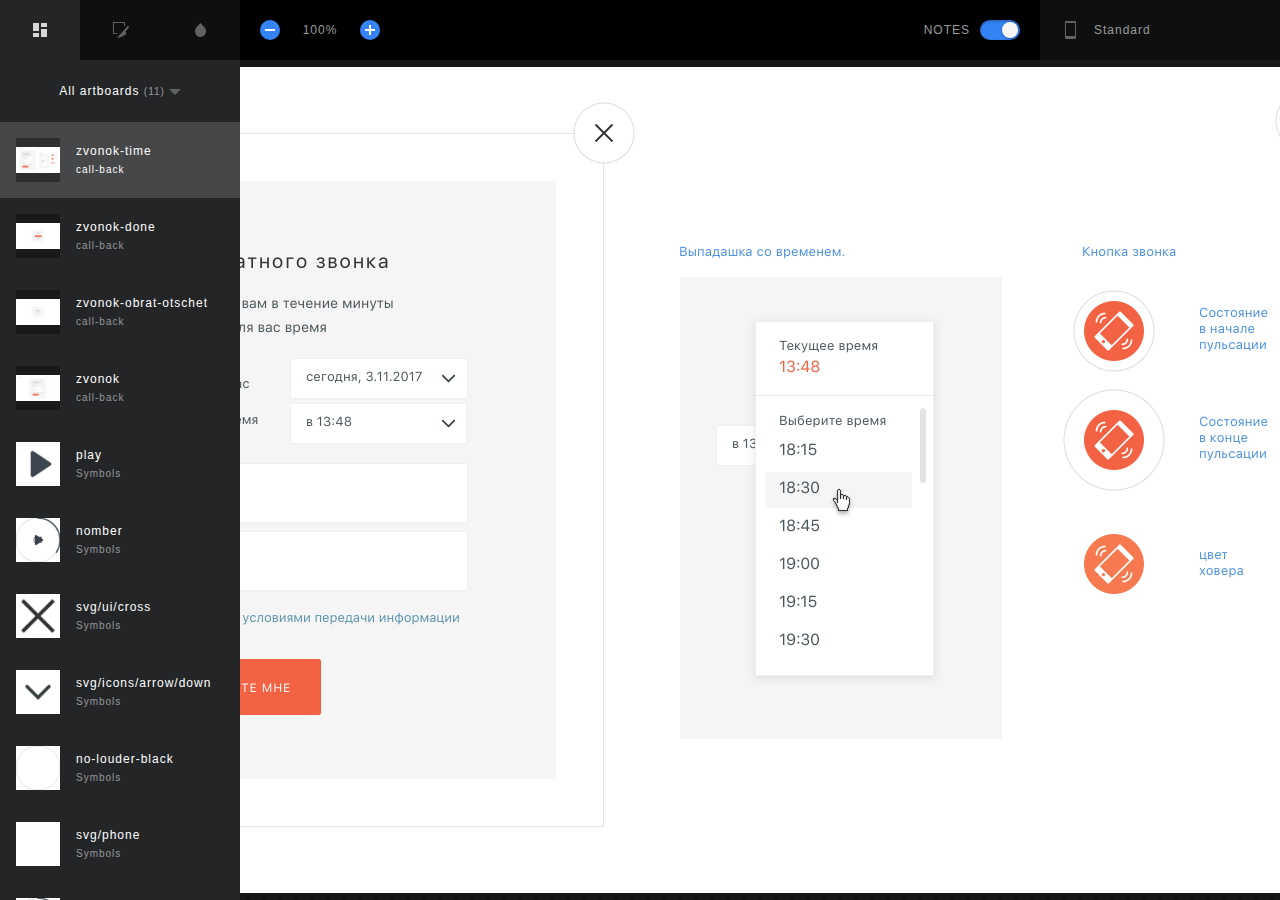
<file: barkli/index.html>
<!DOCTYPE html>
<html lang="en">
  <head>
    <meta charset="utf-8">
    <meta http-equiv="X-UA-Compatible" content="IE=edge">
    <meta name="viewport" content="width=device-width, initial-scale=1">
    <title>Spec Export - Sketch Measure 2.4</title>
    <style type="text/css">
    /*! normalize.css v4.1.1 | MIT License | github.com/necolas/normalize.css */html{font-family:sans-serif;-ms-text-size-adjust:100%;-webkit-text-size-adjust:100%}body{margin:0}article,aside,details,figcaption,figure,footer,header,main,menu,nav,section,summary{display:block}audio,canvas,progress,video{display:inline-block}audio:not([controls]){display:none;height:0}progress{vertical-align:baseline}template,[hidden]{display:none}a{background-color:transparent;-webkit-text-decoration-skip:objects}a:active,a:hover{outline-width:0}abbr[title]{border-bottom:0;text-decoration:underline;text-decoration:underline dotted}b,strong{font-weight:inherit}b,strong{font-weight:bolder}dfn{font-style:italic}h1{font-size:2em;margin:.67em 0}mark{background-color:#ff0;color:#000}small{font-size:80%}sub,sup{font-size:75%;line-height:0;position:relative;vertical-align:baseline}sub{bottom:-0.25em}sup{top:-0.5em}img{border-style:none}svg:not(:root){overflow:hidden}code,kbd,pre,samp{font-family:monospace,monospace;font-size:1em}figure{margin:1em 40px}hr{box-sizing:content-box;height:0;overflow:visible}button,input,select,textarea{font:inherit;margin:0}optgroup{font-weight:bold}button,input{overflow:visible}button,select{text-transform:none}button,html [type="button"],[type="reset"],[type="submit"]{-webkit-appearance:button}button::-moz-focus-inner,[type="button"]::-moz-focus-inner,[type="reset"]::-moz-focus-inner,[type="submit"]::-moz-focus-inner{border-style:none;padding:0}button:-moz-focusring,[type="button"]:-moz-focusring,[type="reset"]:-moz-focusring,[type="submit"]:-moz-focusring{outline:1px dotted ButtonText}fieldset{border:1px solid silver;margin:0 2px;padding:.35em .625em .75em}legend{box-sizing:border-box;color:inherit;display:table;max-width:100%;padding:0;white-space:normal}textarea{overflow:auto}[type="checkbox"],[type="radio"]{box-sizing:border-box;padding:0}[type="number"]::-webkit-inner-spin-button,[type="number"]::-webkit-outer-spin-button{height:auto}[type="search"]{-webkit-appearance:textfield;outline-offset:-2px}[type="search"]::-webkit-search-cancel-button,[type="search"]::-webkit-search-decoration{-webkit-appearance:none}::-webkit-input-placeholder{color:inherit;opacity:.54}::-webkit-file-upload-button{-webkit-appearance:button;font:inherit}

*{box-sizing:border-box;}
::-webkit-scrollbar{width:8px;height:8px;background:#202123;border-radius:4px;}
::-webkit-scrollbar-thumb{border:1px solid rgba(255,255,255,.16);background-color:rgba(0,0,0,.64);border-radius:4px;}
::-webkit-scrollbar-corner,
::-webkit-resizer{background:#202123;}
html{width:100vw;height:100vh;overflow:hidden;}
body{-webkit-user-select:none;width:100vw;height:100vh;min-width:1024px;font-family:HelveticaNeue,Helvetica,Arial,sans-serif;font-size:12px;color:#989A9C;background:#191919;letter-spacing:1px;overflow:hidden;}
header{position:relative;height:60px;display:flex;align-items:center;z-index:215;background:#000;}
header .header-center,header .header-left,header .header-right{width:240px;height:60px;background:#0F0F0F;}
header .header-center{display:flex;flex:1;background:#000;}
header .header-center .show-notes,header .header-center .zoom-widget{padding:20px;width:160px;}
header .header-center h1{flex:1;}
header .header-center .show-notes{text-align:right;line-height:20px;}
header .header-center .show-notes .slidebox{margin-left:10px;}
header .header-left{display:flex;}
.zoom-widget{display:flex;}
.zoom-widget button{position:relative;display:block;width:20px;height:20px;border-radius:10px;border:0;background:#3484F5;cursor:pointer;}
.zoom-widget button:after,.zoom-widget button:before{position:absolute;top:9px;left:5px;content:"";display:block;width:10px;height:2px;background:#FFF;}
.zoom-widget button:after{top:5px;left:9px;width:2px;height:10px;}
.zoom-widget button:disabled{background:#222;cursor:default;}
.zoom-widget button:disabled:after,.zoom-widget button:disabled:before{background:#606264;}
.zoom-widget button.zoom-in:after{display:none;}
.zoom-widget .zoom-text{display:block;text-align:center;line-height:20px;flex:1;}
.unit-box{height:60px;}
.unit-box .overlay{content:"";position:absolute;top:60px;left:0;width:100vw;height:calc(100vh - 60px);display:none;background:rgba(0,0,0,.56);z-index:1;}
.unit-box:focus .overlay{display:block;}
.unit-box:focus{height:auto;outline:0;}
.unit-box h3,.unit-box p{position:relative;margin:0;padding:20px 20px 20px 54px;display:block;height:100%;line-height:20px;font-size:12px;font-weight:400;cursor:pointer;}
.unit-box h3,.unit-box:focus p{display:none;}
.unit-box h3:before,.unit-box p:before{position:absolute;top:18px;left:18px;content:"";display:block;width:24px;height:24px;background:url([data-uri]) no-repeat;background-size:24px 24px;}
.unit-box ul{position:absolute;margin:1px 0 0 240px;padding:0;list-style:none;background:#0F0F0F;width:240px;height:calc(100vh - 61px);overflow:auto;display:block;transition:all .15s ease;z-index:2;}
.unit-box:focus h3{color:#3A3A3A;display:block;}
.unit-box:focus ul{margin:1px 0 0;}
.unit-box .sub-title,.unit-box label{display:flex;padding:14px 20px;}
.unit-box label{cursor:pointer;}
.unit-box li:hover label{color:#FFF;}
.page-list label span,.unit-box label span{flex:1;}
.page-list input,.unit-box input{position:absolute;visibility:hidden;}
.page-list span:before,.unit-box span:before{float:right;display:block;content:"";width:16px;height:16px;}
.page-list input:checked+span:before,.page-list label:hover span:before,.unit-box input:checked+span:before,.unit-box label:hover span:before{background-image:url([data-uri]);background-size:50px 100px;}
.page-list label:hover span:before,.unit-box label:hover span:before{background-position:0 -50px;}
.page-list input:checked+span:before,.unit-box input:checked+span:before{background-position:0 0;}
.unit-box .sub-title{font-size:12px;background:#000;color:#3A3A3A;}
main{position:relative;height:calc(100vh - 60px);}
.inspector,.navbar{position:absolute;top:0;bottom:0;display:flex;width:240px;background:#232527;z-index:5;}
.inspector{transition:all .15s ease;right:-240px;display:block;}
.inspector.active{right:0;}
.navbar{left:-240px;width:240px;transition:all .15s ease;}
.navbar.on{left:0;}
.navbar nav{width:40px;background:#000204;}
.navbar section{flex:1;}
.tab{margin:0;padding:0;display:flex;width:100%;list-style:none;}
.tab li{display:flex;flex:1;height:60px;cursor:pointer;font-size:12px;justify-content:center;align-items:center;}
.tab li.current{background-color:#232527;}
.tab li:before{content:"";width:40px;height:40px;background:url([data-uri]) no-repeat -50px 0;background-size:100px 150px;overflow:hidden;}
.tab li.current:before{background-position-x:0;}
.tab li.icon-slices:before{background-position-y:-50px;}
.tab li.icon-colors:before{background-position-y:-100px;}
#inspector .code-item{display:none!important;}
#inspector .code-item textarea{padding: 16px;}
#inspector .code-item.select{display: block!important;}
#inspector .tab li{height:40px;}
#inspector .tab li:before{background-image:url([data-uri]);
}
#inspector .tab li.select{background-color:rgba(255,255,255,.05);}
#inspector .tab li.select:before{background-position-x: 0;}
#inspector .tab li.icon-android-panel:before {background-position-y: -50px;}
#inspector .tab li.icon-ios-panel:before {background-position-y: -100px;}
.screen-viewer{position:absolute;width:100vw;height:calc(100vh - 60px);background:#191919 url([data-uri]);background-size:16px 16px;overflow:auto;}
.screen-viewer,.screen-viewer .overlay{position:absolute;width:100vw;height:calc(100vh - 60px);background:#191919 url([data-uri]);background-size:16px 16px;overflow:auto;}
.screen-viewer .overlay{display:none;position:fixed;top:60px;left:0;background:transparent;overflow:hidden;z-index:2;cursor:none;}
.screen-viewer.moving-screen .overlay{display:block;}
.screen-viewer-inner{position:relative;margin:0 auto;}
.screen{margin:0 auto;position:absolute;left:50%;top:50%;background:#FFF;box-shadow:0 2px 10px 0 rgba(0,0,0,.2);transition:all .15s ease;}
.layer{position:absolute;cursor:pointer;}
.hover,.selected{border:1px solid #EE6723;}
.has-slice{border:1px dashed #EE6723;background:rgba(255,85,0,.32);}
.layer b,.layer i{position:absolute;width:5px;height:5px;background:#FFF;border:1px solid #EE6723;border-radius:50%;overflow:hidden;display:none;}
.layer b{width:3px;height:3px;background:#EE6723;}
.selected i{display:block;}
.distance.h div[data-width]:before,.distance.v div[data-height]:before,.selected:after,.selected:before{position:absolute;display:block;left:50%;top:-23px;transform:translateX(-50%);content:attr(data-width);font-size:12px;color:#FFF;height:12px;line-height:12px;padding:4px;background:#EE6723;border-radius:2px;z-index:1;}
.percentage-mode .distance.h div[data-width]:before,.percentage-mode .distance.v div[data-height]:before,.percentage-mode .selected:after,.percentage-mode .selected:before{content:attr(percentage-width);}
.selected.hidden:after,.selected.hidden:before{display:none;}
.distance.v div[data-height]:before,.selected:after{content:attr(data-height);left:auto;right:0;top:50%;transform:translateX(calc(100% + 3px)) translateY(-50%);}
.percentage-mode .distance.v div[data-height]:before,.percentage-mode .selected:after{content:attr(percentage-height);}
.layer .tl{top:-3px;left:-3px;}
.layer .tr{top:-3px;right:-3px;}
.layer .bl{bottom:-3px;left:-3px;}
.layer .br{bottom:-3px;right:-3px;}
.hover{border:1px solid #419bf9;}
.selected{border:1px solid #EE6723;}
.ruler{position:absolute;width:100%;height:100%;border:1px dashed #419bf9;}
.ruler.h{border-left:0;border-right:0;}
.ruler.v{border-top:0;border-bottom:0;}
.distance,.distance div,.distance div:before,.distance:after,.distance:before{position:absolute;}
.distance.v,.distance.v div{width:1px;}
.distance.h,.distance.h div{height:1px;}
.distance.v div{top:0;bottom:0;background:#EE6723;}
.distance.h div{left:0;right:0;background:#EE6723;}
.distance.v:after,.distance.v:before{content:"";top:0;left:-2px;width:5px;height:1px;background:#EE6723;}
.distance.h:after,.distance.h:before{content:"";top:-2px;left:0;width:1px;height:5px;background:#EE6723;}
.distance.v:after{top:auto;bottom:0;}
.distance.h:after{left:auto;right:0;}
.note{position:absolute;margin:-12px 0 0 -12px;width:24px;height:24px;background:#F5A623;border-radius:50%;border:2px solid #FFF;box-shadow:0 0 3px rgba(0,0,0,.24);}
.note:before{content:attr(data-index);font-size:12px;display:block;color:#FFF;text-align:center;width:100%;height:100%;line-height:20px;}
.note:hover{box-shadow:0 0 3px rgba(0,0,0,.64);}
.note div{position:absolute;top:50%;left:30px;border-radius:4px;padding:8px;background:#FFF;box-shadow:0 0 3px rgba(0,0,0,.5);-webkit-user-select:text;color:#222;transform:translateY(-50%);z-index:2;}
.note div:before{content:"";position:absolute;left:-7px;top:50%;width:8px;height:14px;background:url([data-uri]) no-repeat;background-size:8px 14px;transform:translateY(-50%);}
.slidebox{position:relative;width:40px;height:20px;display:inline-block;}
.slidebox input{visibility:hidden;}
.slidebox label{position:absolute;top:0;left:0;width:40px;height:20px;background:#898989;box-shadow:inset 0 1px 3px 0 rgba(0,0,0,.3);border-radius:10px;cursor:pointer;transition:all .2s ease;}
.slidebox label:after{position:absolute;content:"";top:2px;left:2px;width:16px;height:16px;background-image:linear-gradient(-180deg,#F8F9F6 0,#F5F5F5 100%);box-shadow:0 1px 2px 0 rgba(0,0,0,.3);border-radius:8px;transition:all .15s ease;}
.slidebox input[type=checkbox]:checked+label{background:#3484F5;}
.slidebox input[type=checkbox]:checked+label:after{left:22px;}
.inspector{overflow:auto;}
.inspector h2,.inspector h3{margin:0;padding:0;font-weight:400;}
.inspector h2{font-size:12px;line-height:24px;padding:12px 16px;text-align:center;}
.inspector h3{height:32px;font-size:12px;line-height:32px;padding:0 16px;background-image:linear-gradient(90deg,rgba(0,4,9,.32) 0,rgba(0,2,4,0) 100%);}
.inspector .context{padding:16px;}
.inspector .color,.inspector .item{display:flex;margin:0 0 8px;}
.inspector .item[data-label]:before{content:attr(data-label);display:block;width:70px;font-size:12px;height:24px;line-height:24px;}
.inspector .color:last-child,.inspector .item:last-child{margin:0;}
.inspector .item div,.inspector .item label{flex:1;}
.inspector .item label{padding:0 4px;}
.inspector .item label:first-child{padding:0 4px 0 0;}
.inspector .item label:last-child{padding:0 0 0 4px;}
.inspector .item label:only-child{padding:0;}
.inspector .item label[data-label]:after{content:attr(data-label);font-size:10px;text-align:center;display:block;margin:2px 0 0;}
.inspector input,.inspector textarea{padding:3px 4px;width:100%;background:rgba(255,255,255,.05);border-radius:2px;border:0;line-height:18px;height:24px;font-size:12px;color:#FFF;text-align:center;outline:0;resize:none;}
.inspector textarea{min-width:100%;height:auto;text-align:left;}
.context h4{font-size:12px;font-weight:400;position:0;margin:0 0 16px;color:#FFF;}
.context h4:before{margin:0 10px 0 0;display:inline-block;content:"";width:8px;height:8px;border-radius:1px;background:#3484F5;}
.context .colors{margin:0 0 8px;}
.context .colors:last-child,.context .items-group:last-child{margin:0;}
.context .items-group{margin:0 0 24px;}
.inspector .color{display:block;}
.inspector .color[data-name]:after{content:attr(data-name);font-size:10px;text-align:center;padding:0 0 0 24px;display:block;margin:2px 0 0;}
.inspector .color label,.inspector .color label em,.inspector .color label em i{position:absolute;display:block;width:24px;height:24px;padding:0;}
.inspector .color label em{position:relative;background-color:#fff;background-image:linear-gradient(45deg,#dddadc 25%,transparent 25%,transparent 75%,#dddadc 75%,#dddadc),linear-gradient(45deg,#dddadc 25%,transparent 25%,transparent 75%,#dddadc 75%,#dddadc);background-size:12px 12px;background-position:0 0,6px 6px;border-radius:2px 0 0 2px;overflow:hidden;}
.inspector .color label em i{position:relative;}
.inspector .item .color input{text-align:center;}
.inspector .color input{padding-left:32px;width:100%;text-align:left;}
.gradient .color label:before{position:absolute;top:12px;left:11px;content:"";width:2px;height:32px;background:#FFF;z-index:2;box-shadow:0 0 2px 1px rgba(0,0,0,.2);}
.gradient .color label:after{position:absolute;top:8px;left:8px;content:"";width:8px;height:8px;background:#FFF;z-index:3;border-radius:4px;box-shadow:0 0 2px 1px rgba(0,0,0,.2);}
.gradient .color[data-name] label:before{height:42px;}
.gradient .color:last-child label:before{display:none;}
.navbar section{position:relative;overflow:auto;}
.artboard-list,.asset-list,.color-list{margin:0;padding:0;list-style:none;}
.artboard-list li{padding:16px;display:flex;cursor:pointer;}
.artboard-list li:hover,.asset-list li:hover,.color-list li:hover{background:#191A1E;}
.artboard-list li.active{background:#454748;}
.preview-img{display:block;width:44px;height:44px;text-align:center;background:rgba(0,0,0,.32);}
.preview-img:before{content:' ';display:inline-block;vertical-align:middle;height:100%;}
.preview-img img{max-width:44px;max-height:44px;background:#FFF;vertical-align:middle;}
.pages-select{padding:24px;position:relative;}
.pages-select h3{margin:0;text-align:center;font-size:12px;font-weight:400;color:#FFF;cursor:pointer;}
.page-list em,.pages-select h3 em{font-style:normal;font-size:10px;color:#989A9C;}
.pages-select h3:after{content:"";margin:0 0 0 4px;width:12px;height:6px;display:inline-block;background:url([data-uri]) no-repeat;background-size:12px 6px;}
.pages-select .page-list{display:none;position:absolute;left:50%;transform:translateX(-50%);margin:-32px 0 0;padding:8px;border-radius:4px;list-style:none;width:180px;background:#0F0F0F;box-shadow:0 2px 10px 0 rgba(0,0,0,.8);}
.pages-select:focus{outline:0;}
.pages-select:focus .page-list{display:block;}
.pages-select .page-list label{padding:10px;cursor:pointer;}
.pages-select .page-list label,.pages-select .page-list span{display:block;}
.page-list span:before{position:absolute;right:8px;}
.exportable{margin:0;padding:0;list-style:none;background:#191A1E;border:1px solid #2D2F31;border-radius:4px;}
.exportable li{position:relative;padding:0 8px;height:32px;line-height:32px;border-bottom:1px solid #222;white-space:nowrap;text-overflow:ellipsis;}
.exportable li a{color:#FFF;text-decoration:none;outline:0;}
.exportable li:last-child{border:0;}
.exportable img{position:absolute;top:0;left:0;width:100%;height:100%;opacity:0;}
.asset-list li,.color-list li{padding:24px;display:flex;cursor:pointer;}
.color-list li{cursor:default;}
.asset-list li picture,.color-list li em{position:relative;display:block;text-align:center;width:32px;height:32px;background-color:#4A4A4A;background-image:linear-gradient(45deg,#000 25%,transparent 25%,transparent 75%,#000 75%,#000),linear-gradient(45deg,#000 25%,transparent 25%,transparent 75%,#000 75%,#000);background-size:8px 8px;background-position:0 0,4px 4px;border-radius:2px;}
.color-list li em{background-color:#fff;background-image:linear-gradient(45deg,#dddadc 25%,transparent 25%,transparent 75%,#dddadc 75%,#dddadc),linear-gradient(45deg,#dddadc 25%,transparent 25%,transparent 75%,#dddadc 75%,#dddadc);border-radius:50%;overflow:hidden;}
.color-list li em i{position:absolute;top:0;left:0;right:0;bottom:0;}
.artboard-list li div,.asset-list li div,.color-list li div{padding:0 0 0 16px;flex:1;}
.artboard-list li div{padding:6px 0 4px 16px;}
.asset-list li picture:before{content:"";display:inline-block;height:100%;vertical-align:middle;}
.asset-list li picture img{vertical-align:middle;max-width:28px;max-height:28px;}
.asset-list li picture:after{content:"";position:absolute;top:0;left:0;right:0;bottom:0;}
.artboard-list h3, .asset-list h3,.color-list h3{margin:0 0 4px;padding:0;color:#FFF;font-size:12px;font-weight:400;overflow:hidden;text-overflow:ellipsis;}
.artboard-list small, .asset-list small,.color-list small{font-size:10px;}
.artboard-list li.active small{color:#FFF;}
.empty{position:absolute;top:30%;left:0;right:0;transform:translateY(-50%);vertical-align:middle;text-align:center;}
.message{position:absolute;top:50%;left:50%;padding:10px 20px;max-width:320px;transform:translateX(-50%) translateY(-50%);text-align:center;border-radius:4px;background:rgba(0,0,0,.96);border: 1px solid rgba(255,255,255,.16);color:#FFF;box-shadow:0 2px 10px rgba(0,0,0,.32);z-index:9;display:none;}
.cursor{position:absolute;display:none;margin:-8px 0 0 -8px;top:50%;left:50%;width:16px;height:17px;background-size:16px 17px;background-image: url('[data-uri]');background-repeat:no-repeat;cursor:none;z-index:1;
}
.cursor.show{display:block;}
.cursor.moving{background-image: url('[data-uri]');}
    </style>
    <script type="text/javascript">
    <!--
    /*! jQuery v3.0.0 | (c) jQuery Foundation | jquery.org/license */
!function(a,b){"use strict";"object"==typeof module&&"object"==typeof module.exports?module.exports=a.document?b(a,!0):function(a){if(!a.document)throw new Error("jQuery requires a window with a document");return b(a)}:b(a)}("undefined"!=typeof window?window:this,function(a,b){"use strict";var c=[],d=a.document,e=Object.getPrototypeOf,f=c.slice,g=c.concat,h=c.push,i=c.indexOf,j={},k=j.toString,l=j.hasOwnProperty,m=l.toString,n=m.call(Object),o={};function p(a,b){b=b||d;var c=b.createElement("script");c.text=a,b.head.appendChild(c).parentNode.removeChild(c)}var q="3.0.0",r=function(a,b){return new r.fn.init(a,b)},s=/^[\s\uFEFF\xA0]+|[\s\uFEFF\xA0]+$/g,t=/^-ms-/,u=/-([a-z])/g,v=function(a,b){return b.toUpperCase()};r.fn=r.prototype={jquery:q,constructor:r,length:0,toArray:function(){return f.call(this)},get:function(a){return null!=a?0>a?this[a+this.length]:this[a]:f.call(this)},pushStack:function(a){var b=r.merge(this.constructor(),a);return b.prevObject=this,b},each:function(a){return r.each(this,a)},map:function(a){return this.pushStack(r.map(this,function(b,c){return a.call(b,c,b)}))},slice:function(){return this.pushStack(f.apply(this,arguments))},first:function(){return this.eq(0)},last:function(){return this.eq(-1)},eq:function(a){var b=this.length,c=+a+(0>a?b:0);return this.pushStack(c>=0&&b>c?[this[c]]:[])},end:function(){return this.prevObject||this.constructor()},push:h,sort:c.sort,splice:c.splice},r.extend=r.fn.extend=function(){var a,b,c,d,e,f,g=arguments[0]||{},h=1,i=arguments.length,j=!1;for("boolean"==typeof g&&(j=g,g=arguments[h]||{},h++),"object"==typeof g||r.isFunction(g)||(g={}),h===i&&(g=this,h--);i>h;h++)if(null!=(a=arguments[h]))for(b in a)c=g[b],d=a[b],g!==d&&(j&&d&&(r.isPlainObject(d)||(e=r.isArray(d)))?(e?(e=!1,f=c&&r.isArray(c)?c:[]):f=c&&r.isPlainObject(c)?c:{},g[b]=r.extend(j,f,d)):void 0!==d&&(g[b]=d));return g},r.extend({expando:"jQuery"+(q+Math.random()).replace(/\D/g,""),isReady:!0,error:function(a){throw new Error(a)},noop:function(){},isFunction:function(a){return"function"===r.type(a)},isArray:Array.isArray,isWindow:function(a){return null!=a&&a===a.window},isNumeric:function(a){var b=r.type(a);return("number"===b||"string"===b)&&!isNaN(a-parseFloat(a))},isPlainObject:function(a){var b,c;return a&&"[object Object]"===k.call(a)?(b=e(a))?(c=l.call(b,"constructor")&&b.constructor,"function"==typeof c&&m.call(c)===n):!0:!1},isEmptyObject:function(a){var b;for(b in a)return!1;return!0},type:function(a){return null==a?a+"":"object"==typeof a||"function"==typeof a?j[k.call(a)]||"object":typeof a},globalEval:function(a){p(a)},camelCase:function(a){return a.replace(t,"ms-").replace(u,v)},nodeName:function(a,b){return a.nodeName&&a.nodeName.toLowerCase()===b.toLowerCase()},each:function(a,b){var c,d=0;if(w(a)){for(c=a.length;c>d;d++)if(b.call(a[d],d,a[d])===!1)break}else for(d in a)if(b.call(a[d],d,a[d])===!1)break;return a},trim:function(a){return null==a?"":(a+"").replace(s,"")},makeArray:function(a,b){var c=b||[];return null!=a&&(w(Object(a))?r.merge(c,"string"==typeof a?[a]:a):h.call(c,a)),c},inArray:function(a,b,c){return null==b?-1:i.call(b,a,c)},merge:function(a,b){for(var c=+b.length,d=0,e=a.length;c>d;d++)a[e++]=b[d];return a.length=e,a},grep:function(a,b,c){for(var d,e=[],f=0,g=a.length,h=!c;g>f;f++)d=!b(a[f],f),d!==h&&e.push(a[f]);return e},map:function(a,b,c){var d,e,f=0,h=[];if(w(a))for(d=a.length;d>f;f++)e=b(a[f],f,c),null!=e&&h.push(e);else for(f in a)e=b(a[f],f,c),null!=e&&h.push(e);return g.apply([],h)},guid:1,proxy:function(a,b){var c,d,e;return"string"==typeof b&&(c=a[b],b=a,a=c),r.isFunction(a)?(d=f.call(arguments,2),e=function(){return a.apply(b||this,d.concat(f.call(arguments)))},e.guid=a.guid=a.guid||r.guid++,e):void 0},now:Date.now,support:o}),"function"==typeof Symbol&&(r.fn[Symbol.iterator]=c[Symbol.iterator]),r.each("Boolean Number String Function Array Date RegExp Object Error Symbol".split(" "),function(a,b){j["[object "+b+"]"]=b.toLowerCase()});function w(a){var b=!!a&&"length"in a&&a.length,c=r.type(a);return"function"===c||r.isWindow(a)?!1:"array"===c||0===b||"number"==typeof b&&b>0&&b-1 in a}var x=function(a){var b,c,d,e,f,g,h,i,j,k,l,m,n,o,p,q,r,s,t,u="sizzle"+1*new Date,v=a.document,w=0,x=0,y=ha(),z=ha(),A=ha(),B=function(a,b){return a===b&&(l=!0),0},C={}.hasOwnProperty,D=[],E=D.pop,F=D.push,G=D.push,H=D.slice,I=function(a,b){for(var c=0,d=a.length;d>c;c++)if(a[c]===b)return c;return-1},J="checked|selected|async|autofocus|autoplay|controls|defer|disabled|hidden|ismap|loop|multiple|open|readonly|required|scoped",K="[\\x20\\t\\r\\n\\f]",L="(?:\\\\.|[\\w-]|[^\x00-\\xa0])+",M="\\["+K+"*("+L+")(?:"+K+"*([*^$|!~]?=)"+K+"*(?:'((?:\\\\.|[^\\\\'])*)'|\"((?:\\\\.|[^\\\\\"])*)\"|("+L+"))|)"+K+"*\\]",N=":("+L+")(?:\\((('((?:\\\\.|[^\\\\'])*)'|\"((?:\\\\.|[^\\\\\"])*)\")|((?:\\\\.|[^\\\\()[\\]]|"+M+")*)|.*)\\)|)",O=new RegExp(K+"+","g"),P=new RegExp("^"+K+"+|((?:^|[^\\\\])(?:\\\\.)*)"+K+"+$","g"),Q=new RegExp("^"+K+"*,"+K+"*"),R=new RegExp("^"+K+"*([>+~]|"+K+")"+K+"*"),S=new RegExp("="+K+"*([^\\]'\"]*?)"+K+"*\\]","g"),T=new RegExp(N),U=new RegExp("^"+L+"$"),V={ID:new RegExp("^#("+L+")"),CLASS:new RegExp("^\\.("+L+")"),TAG:new RegExp("^("+L+"|[*])"),ATTR:new RegExp("^"+M),PSEUDO:new RegExp("^"+N),CHILD:new RegExp("^:(only|first|last|nth|nth-last)-(child|of-type)(?:\\("+K+"*(even|odd|(([+-]|)(\\d*)n|)"+K+"*(?:([+-]|)"+K+"*(\\d+)|))"+K+"*\\)|)","i"),bool:new RegExp("^(?:"+J+")$","i"),needsContext:new RegExp("^"+K+"*[>+~]|:(even|odd|eq|gt|lt|nth|first|last)(?:\\("+K+"*((?:-\\d)?\\d*)"+K+"*\\)|)(?=[^-]|$)","i")},W=/^(?:input|select|textarea|button)$/i,X=/^h\d$/i,Y=/^[^{]+\{\s*\[native \w/,Z=/^(?:#([\w-]+)|(\w+)|\.([\w-]+))$/,$=/[+~]/,_=new RegExp("\\\\([\\da-f]{1,6}"+K+"?|("+K+")|.)","ig"),aa=function(a,b,c){var d="0x"+b-65536;return d!==d||c?b:0>d?String.fromCharCode(d+65536):String.fromCharCode(d>>10|55296,1023&d|56320)},ba=/([\0-\x1f\x7f]|^-?\d)|^-$|[^\x80-\uFFFF\w-]/g,ca=function(a,b){return b?"\x00"===a?"\ufffd":a.slice(0,-1)+"\\"+a.charCodeAt(a.length-1).toString(16)+" ":"\\"+a},da=function(){m()},ea=ta(function(a){return a.disabled===!0},{dir:"parentNode",next:"legend"});try{G.apply(D=H.call(v.childNodes),v.childNodes),D[v.childNodes.length].nodeType}catch(fa){G={apply:D.length?function(a,b){F.apply(a,H.call(b))}:function(a,b){var c=a.length,d=0;while(a[c++]=b[d++]);a.length=c-1}}}function ga(a,b,d,e){var f,h,j,k,l,o,r,s=b&&b.ownerDocument,w=b?b.nodeType:9;if(d=d||[],"string"!=typeof a||!a||1!==w&&9!==w&&11!==w)return d;if(!e&&((b?b.ownerDocument||b:v)!==n&&m(b),b=b||n,p)){if(11!==w&&(l=Z.exec(a)))if(f=l[1]){if(9===w){if(!(j=b.getElementById(f)))return d;if(j.id===f)return d.push(j),d}else if(s&&(j=s.getElementById(f))&&t(b,j)&&j.id===f)return d.push(j),d}else{if(l[2])return G.apply(d,b.getElementsByTagName(a)),d;if((f=l[3])&&c.getElementsByClassName&&b.getElementsByClassName)return G.apply(d,b.getElementsByClassName(f)),d}if(c.qsa&&!A[a+" "]&&(!q||!q.test(a))){if(1!==w)s=b,r=a;else if("object"!==b.nodeName.toLowerCase()){(k=b.getAttribute("id"))?k=k.replace(ba,ca):b.setAttribute("id",k=u),o=g(a),h=o.length;while(h--)o[h]="#"+k+" "+sa(o[h]);r=o.join(","),s=$.test(a)&&qa(b.parentNode)||b}if(r)try{return G.apply(d,s.querySelectorAll(r)),d}catch(x){}finally{k===u&&b.removeAttribute("id")}}}return i(a.replace(P,"$1"),b,d,e)}function ha(){var a=[];function b(c,e){return a.push(c+" ")>d.cacheLength&&delete b[a.shift()],b[c+" "]=e}return b}function ia(a){return a[u]=!0,a}function ja(a){var b=n.createElement("fieldset");try{return!!a(b)}catch(c){return!1}finally{b.parentNode&&b.parentNode.removeChild(b),b=null}}function ka(a,b){var c=a.split("|"),e=c.length;while(e--)d.attrHandle[c[e]]=b}function la(a,b){var c=b&&a,d=c&&1===a.nodeType&&1===b.nodeType&&a.sourceIndex-b.sourceIndex;if(d)return d;if(c)while(c=c.nextSibling)if(c===b)return-1;return a?1:-1}function ma(a){return function(b){var c=b.nodeName.toLowerCase();return"input"===c&&b.type===a}}function na(a){return function(b){var c=b.nodeName.toLowerCase();return("input"===c||"button"===c)&&b.type===a}}function oa(a){return function(b){return"label"in b&&b.disabled===a||"form"in b&&b.disabled===a||"form"in b&&b.disabled===!1&&(b.isDisabled===a||b.isDisabled!==!a&&("label"in b||!ea(b))!==a)}}function pa(a){return ia(function(b){return b=+b,ia(function(c,d){var e,f=a([],c.length,b),g=f.length;while(g--)c[e=f[g]]&&(c[e]=!(d[e]=c[e]))})})}function qa(a){return a&&"undefined"!=typeof a.getElementsByTagName&&a}c=ga.support={},f=ga.isXML=function(a){var b=a&&(a.ownerDocument||a).documentElement;return b?"HTML"!==b.nodeName:!1},m=ga.setDocument=function(a){var b,e,g=a?a.ownerDocument||a:v;return g!==n&&9===g.nodeType&&g.documentElement?(n=g,o=n.documentElement,p=!f(n),v!==n&&(e=n.defaultView)&&e.top!==e&&(e.addEventListener?e.addEventListener("unload",da,!1):e.attachEvent&&e.attachEvent("onunload",da)),c.attributes=ja(function(a){return a.className="i",!a.getAttribute("className")}),c.getElementsByTagName=ja(function(a){return a.appendChild(n.createComment("")),!a.getElementsByTagName("*").length}),c.getElementsByClassName=Y.test(n.getElementsByClassName),c.getById=ja(function(a){return o.appendChild(a).id=u,!n.getElementsByName||!n.getElementsByName(u).length}),c.getById?(d.find.ID=function(a,b){if("undefined"!=typeof b.getElementById&&p){var c=b.getElementById(a);return c?[c]:[]}},d.filter.ID=function(a){var b=a.replace(_,aa);return function(a){return a.getAttribute("id")===b}}):(delete d.find.ID,d.filter.ID=function(a){var b=a.replace(_,aa);return function(a){var c="undefined"!=typeof a.getAttributeNode&&a.getAttributeNode("id");return c&&c.value===b}}),d.find.TAG=c.getElementsByTagName?function(a,b){return"undefined"!=typeof b.getElementsByTagName?b.getElementsByTagName(a):c.qsa?b.querySelectorAll(a):void 0}:function(a,b){var c,d=[],e=0,f=b.getElementsByTagName(a);if("*"===a){while(c=f[e++])1===c.nodeType&&d.push(c);return d}return f},d.find.CLASS=c.getElementsByClassName&&function(a,b){return"undefined"!=typeof b.getElementsByClassName&&p?b.getElementsByClassName(a):void 0},r=[],q=[],(c.qsa=Y.test(n.querySelectorAll))&&(ja(function(a){o.appendChild(a).innerHTML="<a id='"+u+"'></a><select id='"+u+"-\r\\' msallowcapture=''><option selected=''></option></select>",a.querySelectorAll("[msallowcapture^='']").length&&q.push("[*^$]="+K+"*(?:''|\"\")"),a.querySelectorAll("[selected]").length||q.push("\\["+K+"*(?:value|"+J+")"),a.querySelectorAll("[id~="+u+"-]").length||q.push("~="),a.querySelectorAll(":checked").length||q.push(":checked"),a.querySelectorAll("a#"+u+"+*").length||q.push(".#.+[+~]")}),ja(function(a){a.innerHTML="<a href='' disabled='disabled'></a><select disabled='disabled'><option/></select>";var b=n.createElement("input");b.setAttribute("type","hidden"),a.appendChild(b).setAttribute("name","D"),a.querySelectorAll("[name=d]").length&&q.push("name"+K+"*[*^$|!~]?="),2!==a.querySelectorAll(":enabled").length&&q.push(":enabled",":disabled"),o.appendChild(a).disabled=!0,2!==a.querySelectorAll(":disabled").length&&q.push(":enabled",":disabled"),a.querySelectorAll("*,:x"),q.push(",.*:")})),(c.matchesSelector=Y.test(s=o.matches||o.webkitMatchesSelector||o.mozMatchesSelector||o.oMatchesSelector||o.msMatchesSelector))&&ja(function(a){c.disconnectedMatch=s.call(a,"*"),s.call(a,"[s!='']:x"),r.push("!=",N)}),q=q.length&&new RegExp(q.join("|")),r=r.length&&new RegExp(r.join("|")),b=Y.test(o.compareDocumentPosition),t=b||Y.test(o.contains)?function(a,b){var c=9===a.nodeType?a.documentElement:a,d=b&&b.parentNode;return a===d||!(!d||1!==d.nodeType||!(c.contains?c.contains(d):a.compareDocumentPosition&&16&a.compareDocumentPosition(d)))}:function(a,b){if(b)while(b=b.parentNode)if(b===a)return!0;return!1},B=b?function(a,b){if(a===b)return l=!0,0;var d=!a.compareDocumentPosition-!b.compareDocumentPosition;return d?d:(d=(a.ownerDocument||a)===(b.ownerDocument||b)?a.compareDocumentPosition(b):1,1&d||!c.sortDetached&&b.compareDocumentPosition(a)===d?a===n||a.ownerDocument===v&&t(v,a)?-1:b===n||b.ownerDocument===v&&t(v,b)?1:k?I(k,a)-I(k,b):0:4&d?-1:1)}:function(a,b){if(a===b)return l=!0,0;var c,d=0,e=a.parentNode,f=b.parentNode,g=[a],h=[b];if(!e||!f)return a===n?-1:b===n?1:e?-1:f?1:k?I(k,a)-I(k,b):0;if(e===f)return la(a,b);c=a;while(c=c.parentNode)g.unshift(c);c=b;while(c=c.parentNode)h.unshift(c);while(g[d]===h[d])d++;return d?la(g[d],h[d]):g[d]===v?-1:h[d]===v?1:0},n):n},ga.matches=function(a,b){return ga(a,null,null,b)},ga.matchesSelector=function(a,b){if((a.ownerDocument||a)!==n&&m(a),b=b.replace(S,"='$1']"),c.matchesSelector&&p&&!A[b+" "]&&(!r||!r.test(b))&&(!q||!q.test(b)))try{var d=s.call(a,b);if(d||c.disconnectedMatch||a.document&&11!==a.document.nodeType)return d}catch(e){}return ga(b,n,null,[a]).length>0},ga.contains=function(a,b){return(a.ownerDocument||a)!==n&&m(a),t(a,b)},ga.attr=function(a,b){(a.ownerDocument||a)!==n&&m(a);var e=d.attrHandle[b.toLowerCase()],f=e&&C.call(d.attrHandle,b.toLowerCase())?e(a,b,!p):void 0;return void 0!==f?f:c.attributes||!p?a.getAttribute(b):(f=a.getAttributeNode(b))&&f.specified?f.value:null},ga.escape=function(a){return(a+"").replace(ba,ca)},ga.error=function(a){throw new Error("Syntax error, unrecognized expression: "+a)},ga.uniqueSort=function(a){var b,d=[],e=0,f=0;if(l=!c.detectDuplicates,k=!c.sortStable&&a.slice(0),a.sort(B),l){while(b=a[f++])b===a[f]&&(e=d.push(f));while(e--)a.splice(d[e],1)}return k=null,a},e=ga.getText=function(a){var b,c="",d=0,f=a.nodeType;if(f){if(1===f||9===f||11===f){if("string"==typeof a.textContent)return a.textContent;for(a=a.firstChild;a;a=a.nextSibling)c+=e(a)}else if(3===f||4===f)return a.nodeValue}else while(b=a[d++])c+=e(b);return c},d=ga.selectors={cacheLength:50,createPseudo:ia,match:V,attrHandle:{},find:{},relative:{">":{dir:"parentNode",first:!0}," ":{dir:"parentNode"},"+":{dir:"previousSibling",first:!0},"~":{dir:"previousSibling"}},preFilter:{ATTR:function(a){return a[1]=a[1].replace(_,aa),a[3]=(a[3]||a[4]||a[5]||"").replace(_,aa),"~="===a[2]&&(a[3]=" "+a[3]+" "),a.slice(0,4)},CHILD:function(a){return a[1]=a[1].toLowerCase(),"nth"===a[1].slice(0,3)?(a[3]||ga.error(a[0]),a[4]=+(a[4]?a[5]+(a[6]||1):2*("even"===a[3]||"odd"===a[3])),a[5]=+(a[7]+a[8]||"odd"===a[3])):a[3]&&ga.error(a[0]),a},PSEUDO:function(a){var b,c=!a[6]&&a[2];return V.CHILD.test(a[0])?null:(a[3]?a[2]=a[4]||a[5]||"":c&&T.test(c)&&(b=g(c,!0))&&(b=c.indexOf(")",c.length-b)-c.length)&&(a[0]=a[0].slice(0,b),a[2]=c.slice(0,b)),a.slice(0,3))}},filter:{TAG:function(a){var b=a.replace(_,aa).toLowerCase();return"*"===a?function(){return!0}:function(a){return a.nodeName&&a.nodeName.toLowerCase()===b}},CLASS:function(a){var b=y[a+" "];return b||(b=new RegExp("(^|"+K+")"+a+"("+K+"|$)"))&&y(a,function(a){return b.test("string"==typeof a.className&&a.className||"undefined"!=typeof a.getAttribute&&a.getAttribute("class")||"")})},ATTR:function(a,b,c){return function(d){var e=ga.attr(d,a);return null==e?"!="===b:b?(e+="","="===b?e===c:"!="===b?e!==c:"^="===b?c&&0===e.indexOf(c):"*="===b?c&&e.indexOf(c)>-1:"$="===b?c&&e.slice(-c.length)===c:"~="===b?(" "+e.replace(O," ")+" ").indexOf(c)>-1:"|="===b?e===c||e.slice(0,c.length+1)===c+"-":!1):!0}},CHILD:function(a,b,c,d,e){var f="nth"!==a.slice(0,3),g="last"!==a.slice(-4),h="of-type"===b;return 1===d&&0===e?function(a){return!!a.parentNode}:function(b,c,i){var j,k,l,m,n,o,p=f!==g?"nextSibling":"previousSibling",q=b.parentNode,r=h&&b.nodeName.toLowerCase(),s=!i&&!h,t=!1;if(q){if(f){while(p){m=b;while(m=m[p])if(h?m.nodeName.toLowerCase()===r:1===m.nodeType)return!1;o=p="only"===a&&!o&&"nextSibling"}return!0}if(o=[g?q.firstChild:q.lastChild],g&&s){m=q,l=m[u]||(m[u]={}),k=l[m.uniqueID]||(l[m.uniqueID]={}),j=k[a]||[],n=j[0]===w&&j[1],t=n&&j[2],m=n&&q.childNodes[n];while(m=++n&&m&&m[p]||(t=n=0)||o.pop())if(1===m.nodeType&&++t&&m===b){k[a]=[w,n,t];break}}else if(s&&(m=b,l=m[u]||(m[u]={}),k=l[m.uniqueID]||(l[m.uniqueID]={}),j=k[a]||[],n=j[0]===w&&j[1],t=n),t===!1)while(m=++n&&m&&m[p]||(t=n=0)||o.pop())if((h?m.nodeName.toLowerCase()===r:1===m.nodeType)&&++t&&(s&&(l=m[u]||(m[u]={}),k=l[m.uniqueID]||(l[m.uniqueID]={}),k[a]=[w,t]),m===b))break;return t-=e,t===d||t%d===0&&t/d>=0}}},PSEUDO:function(a,b){var c,e=d.pseudos[a]||d.setFilters[a.toLowerCase()]||ga.error("unsupported pseudo: "+a);return e[u]?e(b):e.length>1?(c=[a,a,"",b],d.setFilters.hasOwnProperty(a.toLowerCase())?ia(function(a,c){var d,f=e(a,b),g=f.length;while(g--)d=I(a,f[g]),a[d]=!(c[d]=f[g])}):function(a){return e(a,0,c)}):e}},pseudos:{not:ia(function(a){var b=[],c=[],d=h(a.replace(P,"$1"));return d[u]?ia(function(a,b,c,e){var f,g=d(a,null,e,[]),h=a.length;while(h--)(f=g[h])&&(a[h]=!(b[h]=f))}):function(a,e,f){return b[0]=a,d(b,null,f,c),b[0]=null,!c.pop()}}),has:ia(function(a){return function(b){return ga(a,b).length>0}}),contains:ia(function(a){return a=a.replace(_,aa),function(b){return(b.textContent||b.innerText||e(b)).indexOf(a)>-1}}),lang:ia(function(a){return U.test(a||"")||ga.error("unsupported lang: "+a),a=a.replace(_,aa).toLowerCase(),function(b){var c;do if(c=p?b.lang:b.getAttribute("xml:lang")||b.getAttribute("lang"))return c=c.toLowerCase(),c===a||0===c.indexOf(a+"-");while((b=b.parentNode)&&1===b.nodeType);return!1}}),target:function(b){var c=a.location&&a.location.hash;return c&&c.slice(1)===b.id},root:function(a){return a===o},focus:function(a){return a===n.activeElement&&(!n.hasFocus||n.hasFocus())&&!!(a.type||a.href||~a.tabIndex)},enabled:oa(!1),disabled:oa(!0),checked:function(a){var b=a.nodeName.toLowerCase();return"input"===b&&!!a.checked||"option"===b&&!!a.selected},selected:function(a){return a.parentNode&&a.parentNode.selectedIndex,a.selected===!0},empty:function(a){for(a=a.firstChild;a;a=a.nextSibling)if(a.nodeType<6)return!1;return!0},parent:function(a){return!d.pseudos.empty(a)},header:function(a){return X.test(a.nodeName)},input:function(a){return W.test(a.nodeName)},button:function(a){var b=a.nodeName.toLowerCase();return"input"===b&&"button"===a.type||"button"===b},text:function(a){var b;return"input"===a.nodeName.toLowerCase()&&"text"===a.type&&(null==(b=a.getAttribute("type"))||"text"===b.toLowerCase())},first:pa(function(){return[0]}),last:pa(function(a,b){return[b-1]}),eq:pa(function(a,b,c){return[0>c?c+b:c]}),even:pa(function(a,b){for(var c=0;b>c;c+=2)a.push(c);return a}),odd:pa(function(a,b){for(var c=1;b>c;c+=2)a.push(c);return a}),lt:pa(function(a,b,c){for(var d=0>c?c+b:c;--d>=0;)a.push(d);return a}),gt:pa(function(a,b,c){for(var d=0>c?c+b:c;++d<b;)a.push(d);return a})}},d.pseudos.nth=d.pseudos.eq;for(b in{radio:!0,checkbox:!0,file:!0,password:!0,image:!0})d.pseudos[b]=ma(b);for(b in{submit:!0,reset:!0})d.pseudos[b]=na(b);function ra(){}ra.prototype=d.filters=d.pseudos,d.setFilters=new ra,g=ga.tokenize=function(a,b){var c,e,f,g,h,i,j,k=z[a+" "];if(k)return b?0:k.slice(0);h=a,i=[],j=d.preFilter;while(h){c&&!(e=Q.exec(h))||(e&&(h=h.slice(e[0].length)||h),i.push(f=[])),c=!1,(e=R.exec(h))&&(c=e.shift(),f.push({value:c,type:e[0].replace(P," ")}),h=h.slice(c.length));for(g in d.filter)!(e=V[g].exec(h))||j[g]&&!(e=j[g](e))||(c=e.shift(),f.push({value:c,type:g,matches:e}),h=h.slice(c.length));if(!c)break}return b?h.length:h?ga.error(a):z(a,i).slice(0)};function sa(a){for(var b=0,c=a.length,d="";c>b;b++)d+=a[b].value;return d}function ta(a,b,c){var d=b.dir,e=b.next,f=e||d,g=c&&"parentNode"===f,h=x++;return b.first?function(b,c,e){while(b=b[d])if(1===b.nodeType||g)return a(b,c,e)}:function(b,c,i){var j,k,l,m=[w,h];if(i){while(b=b[d])if((1===b.nodeType||g)&&a(b,c,i))return!0}else while(b=b[d])if(1===b.nodeType||g)if(l=b[u]||(b[u]={}),k=l[b.uniqueID]||(l[b.uniqueID]={}),e&&e===b.nodeName.toLowerCase())b=b[d]||b;else{if((j=k[f])&&j[0]===w&&j[1]===h)return m[2]=j[2];if(k[f]=m,m[2]=a(b,c,i))return!0}}}function ua(a){return a.length>1?function(b,c,d){var e=a.length;while(e--)if(!a[e](b,c,d))return!1;return!0}:a[0]}function va(a,b,c){for(var d=0,e=b.length;e>d;d++)ga(a,b[d],c);return c}function wa(a,b,c,d,e){for(var f,g=[],h=0,i=a.length,j=null!=b;i>h;h++)(f=a[h])&&(c&&!c(f,d,e)||(g.push(f),j&&b.push(h)));return g}function xa(a,b,c,d,e,f){return d&&!d[u]&&(d=xa(d)),e&&!e[u]&&(e=xa(e,f)),ia(function(f,g,h,i){var j,k,l,m=[],n=[],o=g.length,p=f||va(b||"*",h.nodeType?[h]:h,[]),q=!a||!f&&b?p:wa(p,m,a,h,i),r=c?e||(f?a:o||d)?[]:g:q;if(c&&c(q,r,h,i),d){j=wa(r,n),d(j,[],h,i),k=j.length;while(k--)(l=j[k])&&(r[n[k]]=!(q[n[k]]=l))}if(f){if(e||a){if(e){j=[],k=r.length;while(k--)(l=r[k])&&j.push(q[k]=l);e(null,r=[],j,i)}k=r.length;while(k--)(l=r[k])&&(j=e?I(f,l):m[k])>-1&&(f[j]=!(g[j]=l))}}else r=wa(r===g?r.splice(o,r.length):r),e?e(null,g,r,i):G.apply(g,r)})}function ya(a){for(var b,c,e,f=a.length,g=d.relative[a[0].type],h=g||d.relative[" "],i=g?1:0,k=ta(function(a){return a===b},h,!0),l=ta(function(a){return I(b,a)>-1},h,!0),m=[function(a,c,d){var e=!g&&(d||c!==j)||((b=c).nodeType?k(a,c,d):l(a,c,d));return b=null,e}];f>i;i++)if(c=d.relative[a[i].type])m=[ta(ua(m),c)];else{if(c=d.filter[a[i].type].apply(null,a[i].matches),c[u]){for(e=++i;f>e;e++)if(d.relative[a[e].type])break;return xa(i>1&&ua(m),i>1&&sa(a.slice(0,i-1).concat({value:" "===a[i-2].type?"*":""})).replace(P,"$1"),c,e>i&&ya(a.slice(i,e)),f>e&&ya(a=a.slice(e)),f>e&&sa(a))}m.push(c)}return ua(m)}function za(a,b){var c=b.length>0,e=a.length>0,f=function(f,g,h,i,k){var l,o,q,r=0,s="0",t=f&&[],u=[],v=j,x=f||e&&d.find.TAG("*",k),y=w+=null==v?1:Math.random()||.1,z=x.length;for(k&&(j=g===n||g||k);s!==z&&null!=(l=x[s]);s++){if(e&&l){o=0,g||l.ownerDocument===n||(m(l),h=!p);while(q=a[o++])if(q(l,g||n,h)){i.push(l);break}k&&(w=y)}c&&((l=!q&&l)&&r--,f&&t.push(l))}if(r+=s,c&&s!==r){o=0;while(q=b[o++])q(t,u,g,h);if(f){if(r>0)while(s--)t[s]||u[s]||(u[s]=E.call(i));u=wa(u)}G.apply(i,u),k&&!f&&u.length>0&&r+b.length>1&&ga.uniqueSort(i)}return k&&(w=y,j=v),t};return c?ia(f):f}return h=ga.compile=function(a,b){var c,d=[],e=[],f=A[a+" "];if(!f){b||(b=g(a)),c=b.length;while(c--)f=ya(b[c]),f[u]?d.push(f):e.push(f);f=A(a,za(e,d)),f.selector=a}return f},i=ga.select=function(a,b,e,f){var i,j,k,l,m,n="function"==typeof a&&a,o=!f&&g(a=n.selector||a);if(e=e||[],1===o.length){if(j=o[0]=o[0].slice(0),j.length>2&&"ID"===(k=j[0]).type&&c.getById&&9===b.nodeType&&p&&d.relative[j[1].type]){if(b=(d.find.ID(k.matches[0].replace(_,aa),b)||[])[0],!b)return e;n&&(b=b.parentNode),a=a.slice(j.shift().value.length)}i=V.needsContext.test(a)?0:j.length;while(i--){if(k=j[i],d.relative[l=k.type])break;if((m=d.find[l])&&(f=m(k.matches[0].replace(_,aa),$.test(j[0].type)&&qa(b.parentNode)||b))){if(j.splice(i,1),a=f.length&&sa(j),!a)return G.apply(e,f),e;break}}}return(n||h(a,o))(f,b,!p,e,!b||$.test(a)&&qa(b.parentNode)||b),e},c.sortStable=u.split("").sort(B).join("")===u,c.detectDuplicates=!!l,m(),c.sortDetached=ja(function(a){return 1&a.compareDocumentPosition(n.createElement("fieldset"))}),ja(function(a){return a.innerHTML="<a href='#'></a>","#"===a.firstChild.getAttribute("href")})||ka("type|href|height|width",function(a,b,c){return c?void 0:a.getAttribute(b,"type"===b.toLowerCase()?1:2)}),c.attributes&&ja(function(a){return a.innerHTML="<input/>",a.firstChild.setAttribute("value",""),""===a.firstChild.getAttribute("value")})||ka("value",function(a,b,c){return c||"input"!==a.nodeName.toLowerCase()?void 0:a.defaultValue}),ja(function(a){return null==a.getAttribute("disabled")})||ka(J,function(a,b,c){var d;return c?void 0:a[b]===!0?b.toLowerCase():(d=a.getAttributeNode(b))&&d.specified?d.value:null}),ga}(a);r.find=x,r.expr=x.selectors,r.expr[":"]=r.expr.pseudos,r.uniqueSort=r.unique=x.uniqueSort,r.text=x.getText,r.isXMLDoc=x.isXML,r.contains=x.contains,r.escapeSelector=x.escape;var y=function(a,b,c){var d=[],e=void 0!==c;while((a=a[b])&&9!==a.nodeType)if(1===a.nodeType){if(e&&r(a).is(c))break;d.push(a)}return d},z=function(a,b){for(var c=[];a;a=a.nextSibling)1===a.nodeType&&a!==b&&c.push(a);return c},A=r.expr.match.needsContext,B=/^<([a-z][^\/\0>:\x20\t\r\n\f]*)[\x20\t\r\n\f]*\/?>(?:<\/\1>|)$/i,C=/^.[^:#\[\.,]*$/;function D(a,b,c){if(r.isFunction(b))return r.grep(a,function(a,d){return!!b.call(a,d,a)!==c});if(b.nodeType)return r.grep(a,function(a){return a===b!==c});if("string"==typeof b){if(C.test(b))return r.filter(b,a,c);b=r.filter(b,a)}return r.grep(a,function(a){return i.call(b,a)>-1!==c&&1===a.nodeType})}r.filter=function(a,b,c){var d=b[0];return c&&(a=":not("+a+")"),1===b.length&&1===d.nodeType?r.find.matchesSelector(d,a)?[d]:[]:r.find.matches(a,r.grep(b,function(a){return 1===a.nodeType}))},r.fn.extend({find:function(a){var b,c,d=this.length,e=this;if("string"!=typeof a)return this.pushStack(r(a).filter(function(){for(b=0;d>b;b++)if(r.contains(e[b],this))return!0}));for(c=this.pushStack([]),b=0;d>b;b++)r.find(a,e[b],c);return d>1?r.uniqueSort(c):c},filter:function(a){return this.pushStack(D(this,a||[],!1))},not:function(a){return this.pushStack(D(this,a||[],!0))},is:function(a){return!!D(this,"string"==typeof a&&A.test(a)?r(a):a||[],!1).length}});var E,F=/^(?:\s*(<[\w\W]+>)[^>]*|#([\w-]+))$/,G=r.fn.init=function(a,b,c){var e,f;if(!a)return this;if(c=c||E,"string"==typeof a){if(e="<"===a[0]&&">"===a[a.length-1]&&a.length>=3?[null,a,null]:F.exec(a),!e||!e[1]&&b)return!b||b.jquery?(b||c).find(a):this.constructor(b).find(a);if(e[1]){if(b=b instanceof r?b[0]:b,r.merge(this,r.parseHTML(e[1],b&&b.nodeType?b.ownerDocument||b:d,!0)),B.test(e[1])&&r.isPlainObject(b))for(e in b)r.isFunction(this[e])?this[e](b[e]):this.attr(e,b[e]);return this}return f=d.getElementById(e[2]),f&&(this[0]=f,this.length=1),this}return a.nodeType?(this[0]=a,this.length=1,this):r.isFunction(a)?void 0!==c.ready?c.ready(a):a(r):r.makeArray(a,this)};G.prototype=r.fn,E=r(d);var H=/^(?:parents|prev(?:Until|All))/,I={children:!0,contents:!0,next:!0,prev:!0};r.fn.extend({has:function(a){var b=r(a,this),c=b.length;return this.filter(function(){for(var a=0;c>a;a++)if(r.contains(this,b[a]))return!0})},closest:function(a,b){var c,d=0,e=this.length,f=[],g="string"!=typeof a&&r(a);if(!A.test(a))for(;e>d;d++)for(c=this[d];c&&c!==b;c=c.parentNode)if(c.nodeType<11&&(g?g.index(c)>-1:1===c.nodeType&&r.find.matchesSelector(c,a))){f.push(c);break}return this.pushStack(f.length>1?r.uniqueSort(f):f)},index:function(a){return a?"string"==typeof a?i.call(r(a),this[0]):i.call(this,a.jquery?a[0]:a):this[0]&&this[0].parentNode?this.first().prevAll().length:-1},add:function(a,b){return this.pushStack(r.uniqueSort(r.merge(this.get(),r(a,b))))},addBack:function(a){return this.add(null==a?this.prevObject:this.prevObject.filter(a))}});function J(a,b){while((a=a[b])&&1!==a.nodeType);return a}r.each({parent:function(a){var b=a.parentNode;return b&&11!==b.nodeType?b:null},parents:function(a){return y(a,"parentNode")},parentsUntil:function(a,b,c){return y(a,"parentNode",c)},next:function(a){return J(a,"nextSibling")},prev:function(a){return J(a,"previousSibling")},nextAll:function(a){return y(a,"nextSibling")},prevAll:function(a){return y(a,"previousSibling")},nextUntil:function(a,b,c){return y(a,"nextSibling",c)},prevUntil:function(a,b,c){return y(a,"previousSibling",c)},siblings:function(a){return z((a.parentNode||{}).firstChild,a)},children:function(a){return z(a.firstChild)},contents:function(a){return a.contentDocument||r.merge([],a.childNodes)}},function(a,b){r.fn[a]=function(c,d){var e=r.map(this,b,c);return"Until"!==a.slice(-5)&&(d=c),d&&"string"==typeof d&&(e=r.filter(d,e)),this.length>1&&(I[a]||r.uniqueSort(e),H.test(a)&&e.reverse()),this.pushStack(e)}});var K=/\S+/g;function L(a){var b={};return r.each(a.match(K)||[],function(a,c){b[c]=!0}),b}r.Callbacks=function(a){a="string"==typeof a?L(a):r.extend({},a);var b,c,d,e,f=[],g=[],h=-1,i=function(){for(e=a.once,d=b=!0;g.length;h=-1){c=g.shift();while(++h<f.length)f[h].apply(c[0],c[1])===!1&&a.stopOnFalse&&(h=f.length,c=!1)}a.memory||(c=!1),b=!1,e&&(f=c?[]:"")},j={add:function(){return f&&(c&&!b&&(h=f.length-1,g.push(c)),function d(b){r.each(b,function(b,c){r.isFunction(c)?a.unique&&j.has(c)||f.push(c):c&&c.length&&"string"!==r.type(c)&&d(c)})}(arguments),c&&!b&&i()),this},remove:function(){return r.each(arguments,function(a,b){var c;while((c=r.inArray(b,f,c))>-1)f.splice(c,1),h>=c&&h--}),this},has:function(a){return a?r.inArray(a,f)>-1:f.length>0},empty:function(){return f&&(f=[]),this},disable:function(){return e=g=[],f=c="",this},disabled:function(){return!f},lock:function(){return e=g=[],c||b||(f=c=""),this},locked:function(){return!!e},fireWith:function(a,c){return e||(c=c||[],c=[a,c.slice?c.slice():c],g.push(c),b||i()),this},fire:function(){return j.fireWith(this,arguments),this},fired:function(){return!!d}};return j};function M(a){return a}function N(a){throw a}function O(a,b,c){var d;try{a&&r.isFunction(d=a.promise)?d.call(a).done(b).fail(c):a&&r.isFunction(d=a.then)?d.call(a,b,c):b.call(void 0,a)}catch(a){c.call(void 0,a)}}r.extend({Deferred:function(b){var c=[["notify","progress",r.Callbacks("memory"),r.Callbacks("memory"),2],["resolve","done",r.Callbacks("once memory"),r.Callbacks("once memory"),0,"resolved"],["reject","fail",r.Callbacks("once memory"),r.Callbacks("once memory"),1,"rejected"]],d="pending",e={state:function(){return d},always:function(){return f.done(arguments).fail(arguments),this},"catch":function(a){return e.then(null,a)},pipe:function(){var a=arguments;return r.Deferred(function(b){r.each(c,function(c,d){var e=r.isFunction(a[d[4]])&&a[d[4]];f[d[1]](function(){var a=e&&e.apply(this,arguments);a&&r.isFunction(a.promise)?a.promise().progress(b.notify).done(b.resolve).fail(b.reject):b[d[0]+"With"](this,e?[a]:arguments)})}),a=null}).promise()},then:function(b,d,e){var f=0;function g(b,c,d,e){return function(){var h=this,i=arguments,j=function(){var a,j;if(!(f>b)){if(a=d.apply(h,i),a===c.promise())throw new TypeError("Thenable self-resolution");j=a&&("object"==typeof a||"function"==typeof a)&&a.then,r.isFunction(j)?e?j.call(a,g(f,c,M,e),g(f,c,N,e)):(f++,j.call(a,g(f,c,M,e),g(f,c,N,e),g(f,c,M,c.notifyWith))):(d!==M&&(h=void 0,i=[a]),(e||c.resolveWith)(h,i))}},k=e?j:function(){try{j()}catch(a){r.Deferred.exceptionHook&&r.Deferred.exceptionHook(a,k.stackTrace),b+1>=f&&(d!==N&&(h=void 0,i=[a]),c.rejectWith(h,i))}};b?k():(r.Deferred.getStackHook&&(k.stackTrace=r.Deferred.getStackHook()),a.setTimeout(k))}}return r.Deferred(function(a){c[0][3].add(g(0,a,r.isFunction(e)?e:M,a.notifyWith)),c[1][3].add(g(0,a,r.isFunction(b)?b:M)),c[2][3].add(g(0,a,r.isFunction(d)?d:N))}).promise()},promise:function(a){return null!=a?r.extend(a,e):e}},f={};return r.each(c,function(a,b){var g=b[2],h=b[5];e[b[1]]=g.add,h&&g.add(function(){d=h},c[3-a][2].disable,c[0][2].lock),g.add(b[3].fire),f[b[0]]=function(){return f[b[0]+"With"](this===f?void 0:this,arguments),this},f[b[0]+"With"]=g.fireWith}),e.promise(f),b&&b.call(f,f),f},when:function(a){var b=arguments.length,c=b,d=Array(c),e=f.call(arguments),g=r.Deferred(),h=function(a){return function(c){d[a]=this,e[a]=arguments.length>1?f.call(arguments):c,--b||g.resolveWith(d,e)}};if(1>=b&&(O(a,g.done(h(c)).resolve,g.reject),"pending"===g.state()||r.isFunction(e[c]&&e[c].then)))return g.then();while(c--)O(e[c],h(c),g.reject);return g.promise()}});var P=/^(Eval|Internal|Range|Reference|Syntax|Type|URI)Error$/;r.Deferred.exceptionHook=function(b,c){a.console&&a.console.warn&&b&&P.test(b.name)&&a.console.warn("jQuery.Deferred exception: "+b.message,b.stack,c)};var Q=r.Deferred();r.fn.ready=function(a){return Q.then(a),this},r.extend({isReady:!1,readyWait:1,holdReady:function(a){a?r.readyWait++:r.ready(!0)},ready:function(a){(a===!0?--r.readyWait:r.isReady)||(r.isReady=!0,a!==!0&&--r.readyWait>0||Q.resolveWith(d,[r]))}}),r.ready.then=Q.then;function R(){d.removeEventListener("DOMContentLoaded",R),a.removeEventListener("load",R),r.ready()}"complete"===d.readyState||"loading"!==d.readyState&&!d.documentElement.doScroll?a.setTimeout(r.ready):(d.addEventListener("DOMContentLoaded",R),a.addEventListener("load",R));var S=function(a,b,c,d,e,f,g){var h=0,i=a.length,j=null==c;if("object"===r.type(c)){e=!0;for(h in c)S(a,b,h,c[h],!0,f,g)}else if(void 0!==d&&(e=!0,r.isFunction(d)||(g=!0),j&&(g?(b.call(a,d),b=null):(j=b,b=function(a,b,c){
return j.call(r(a),c)})),b))for(;i>h;h++)b(a[h],c,g?d:d.call(a[h],h,b(a[h],c)));return e?a:j?b.call(a):i?b(a[0],c):f},T=function(a){return 1===a.nodeType||9===a.nodeType||!+a.nodeType};function U(){this.expando=r.expando+U.uid++}U.uid=1,U.prototype={cache:function(a){var b=a[this.expando];return b||(b={},T(a)&&(a.nodeType?a[this.expando]=b:Object.defineProperty(a,this.expando,{value:b,configurable:!0}))),b},set:function(a,b,c){var d,e=this.cache(a);if("string"==typeof b)e[r.camelCase(b)]=c;else for(d in b)e[r.camelCase(d)]=b[d];return e},get:function(a,b){return void 0===b?this.cache(a):a[this.expando]&&a[this.expando][r.camelCase(b)]},access:function(a,b,c){return void 0===b||b&&"string"==typeof b&&void 0===c?this.get(a,b):(this.set(a,b,c),void 0!==c?c:b)},remove:function(a,b){var c,d=a[this.expando];if(void 0!==d){if(void 0!==b){r.isArray(b)?b=b.map(r.camelCase):(b=r.camelCase(b),b=b in d?[b]:b.match(K)||[]),c=b.length;while(c--)delete d[b[c]]}(void 0===b||r.isEmptyObject(d))&&(a.nodeType?a[this.expando]=void 0:delete a[this.expando])}},hasData:function(a){var b=a[this.expando];return void 0!==b&&!r.isEmptyObject(b)}};var V=new U,W=new U,X=/^(?:\{[\w\W]*\}|\[[\w\W]*\])$/,Y=/[A-Z]/g;function Z(a,b,c){var d;if(void 0===c&&1===a.nodeType)if(d="data-"+b.replace(Y,"-$&").toLowerCase(),c=a.getAttribute(d),"string"==typeof c){try{c="true"===c?!0:"false"===c?!1:"null"===c?null:+c+""===c?+c:X.test(c)?JSON.parse(c):c}catch(e){}W.set(a,b,c)}else c=void 0;return c}r.extend({hasData:function(a){return W.hasData(a)||V.hasData(a)},data:function(a,b,c){return W.access(a,b,c)},removeData:function(a,b){W.remove(a,b)},_data:function(a,b,c){return V.access(a,b,c)},_removeData:function(a,b){V.remove(a,b)}}),r.fn.extend({data:function(a,b){var c,d,e,f=this[0],g=f&&f.attributes;if(void 0===a){if(this.length&&(e=W.get(f),1===f.nodeType&&!V.get(f,"hasDataAttrs"))){c=g.length;while(c--)g[c]&&(d=g[c].name,0===d.indexOf("data-")&&(d=r.camelCase(d.slice(5)),Z(f,d,e[d])));V.set(f,"hasDataAttrs",!0)}return e}return"object"==typeof a?this.each(function(){W.set(this,a)}):S(this,function(b){var c;if(f&&void 0===b){if(c=W.get(f,a),void 0!==c)return c;if(c=Z(f,a),void 0!==c)return c}else this.each(function(){W.set(this,a,b)})},null,b,arguments.length>1,null,!0)},removeData:function(a){return this.each(function(){W.remove(this,a)})}}),r.extend({queue:function(a,b,c){var d;return a?(b=(b||"fx")+"queue",d=V.get(a,b),c&&(!d||r.isArray(c)?d=V.access(a,b,r.makeArray(c)):d.push(c)),d||[]):void 0},dequeue:function(a,b){b=b||"fx";var c=r.queue(a,b),d=c.length,e=c.shift(),f=r._queueHooks(a,b),g=function(){r.dequeue(a,b)};"inprogress"===e&&(e=c.shift(),d--),e&&("fx"===b&&c.unshift("inprogress"),delete f.stop,e.call(a,g,f)),!d&&f&&f.empty.fire()},_queueHooks:function(a,b){var c=b+"queueHooks";return V.get(a,c)||V.access(a,c,{empty:r.Callbacks("once memory").add(function(){V.remove(a,[b+"queue",c])})})}}),r.fn.extend({queue:function(a,b){var c=2;return"string"!=typeof a&&(b=a,a="fx",c--),arguments.length<c?r.queue(this[0],a):void 0===b?this:this.each(function(){var c=r.queue(this,a,b);r._queueHooks(this,a),"fx"===a&&"inprogress"!==c[0]&&r.dequeue(this,a)})},dequeue:function(a){return this.each(function(){r.dequeue(this,a)})},clearQueue:function(a){return this.queue(a||"fx",[])},promise:function(a,b){var c,d=1,e=r.Deferred(),f=this,g=this.length,h=function(){--d||e.resolveWith(f,[f])};"string"!=typeof a&&(b=a,a=void 0),a=a||"fx";while(g--)c=V.get(f[g],a+"queueHooks"),c&&c.empty&&(d++,c.empty.add(h));return h(),e.promise(b)}});var $=/[+-]?(?:\d*\.|)\d+(?:[eE][+-]?\d+|)/.source,_=new RegExp("^(?:([+-])=|)("+$+")([a-z%]*)$","i"),aa=["Top","Right","Bottom","Left"],ba=function(a,b){return a=b||a,"none"===a.style.display||""===a.style.display&&r.contains(a.ownerDocument,a)&&"none"===r.css(a,"display")},ca=function(a,b,c,d){var e,f,g={};for(f in b)g[f]=a.style[f],a.style[f]=b[f];e=c.apply(a,d||[]);for(f in b)a.style[f]=g[f];return e};function da(a,b,c,d){var e,f=1,g=20,h=d?function(){return d.cur()}:function(){return r.css(a,b,"")},i=h(),j=c&&c[3]||(r.cssNumber[b]?"":"px"),k=(r.cssNumber[b]||"px"!==j&&+i)&&_.exec(r.css(a,b));if(k&&k[3]!==j){j=j||k[3],c=c||[],k=+i||1;do f=f||".5",k/=f,r.style(a,b,k+j);while(f!==(f=h()/i)&&1!==f&&--g)}return c&&(k=+k||+i||0,e=c[1]?k+(c[1]+1)*c[2]:+c[2],d&&(d.unit=j,d.start=k,d.end=e)),e}var ea={};function fa(a){var b,c=a.ownerDocument,d=a.nodeName,e=ea[d];return e?e:(b=c.body.appendChild(c.createElement(d)),e=r.css(b,"display"),b.parentNode.removeChild(b),"none"===e&&(e="block"),ea[d]=e,e)}function ga(a,b){for(var c,d,e=[],f=0,g=a.length;g>f;f++)d=a[f],d.style&&(c=d.style.display,b?("none"===c&&(e[f]=V.get(d,"display")||null,e[f]||(d.style.display="")),""===d.style.display&&ba(d)&&(e[f]=fa(d))):"none"!==c&&(e[f]="none",V.set(d,"display",c)));for(f=0;g>f;f++)null!=e[f]&&(a[f].style.display=e[f]);return a}r.fn.extend({show:function(){return ga(this,!0)},hide:function(){return ga(this)},toggle:function(a){return"boolean"==typeof a?a?this.show():this.hide():this.each(function(){ba(this)?r(this).show():r(this).hide()})}});var ha=/^(?:checkbox|radio)$/i,ia=/<([a-z][^\/\0>\x20\t\r\n\f]+)/i,ja=/^$|\/(?:java|ecma)script/i,ka={option:[1,"<select multiple='multiple'>","</select>"],thead:[1,"<table>","</table>"],col:[2,"<table><colgroup>","</colgroup></table>"],tr:[2,"<table><tbody>","</tbody></table>"],td:[3,"<table><tbody><tr>","</tr></tbody></table>"],_default:[0,"",""]};ka.optgroup=ka.option,ka.tbody=ka.tfoot=ka.colgroup=ka.caption=ka.thead,ka.th=ka.td;function la(a,b){var c="undefined"!=typeof a.getElementsByTagName?a.getElementsByTagName(b||"*"):"undefined"!=typeof a.querySelectorAll?a.querySelectorAll(b||"*"):[];return void 0===b||b&&r.nodeName(a,b)?r.merge([a],c):c}function ma(a,b){for(var c=0,d=a.length;d>c;c++)V.set(a[c],"globalEval",!b||V.get(b[c],"globalEval"))}var na=/<|&#?\w+;/;function oa(a,b,c,d,e){for(var f,g,h,i,j,k,l=b.createDocumentFragment(),m=[],n=0,o=a.length;o>n;n++)if(f=a[n],f||0===f)if("object"===r.type(f))r.merge(m,f.nodeType?[f]:f);else if(na.test(f)){g=g||l.appendChild(b.createElement("div")),h=(ia.exec(f)||["",""])[1].toLowerCase(),i=ka[h]||ka._default,g.innerHTML=i[1]+r.htmlPrefilter(f)+i[2],k=i[0];while(k--)g=g.lastChild;r.merge(m,g.childNodes),g=l.firstChild,g.textContent=""}else m.push(b.createTextNode(f));l.textContent="",n=0;while(f=m[n++])if(d&&r.inArray(f,d)>-1)e&&e.push(f);else if(j=r.contains(f.ownerDocument,f),g=la(l.appendChild(f),"script"),j&&ma(g),c){k=0;while(f=g[k++])ja.test(f.type||"")&&c.push(f)}return l}!function(){var a=d.createDocumentFragment(),b=a.appendChild(d.createElement("div")),c=d.createElement("input");c.setAttribute("type","radio"),c.setAttribute("checked","checked"),c.setAttribute("name","t"),b.appendChild(c),o.checkClone=b.cloneNode(!0).cloneNode(!0).lastChild.checked,b.innerHTML="<textarea>x</textarea>",o.noCloneChecked=!!b.cloneNode(!0).lastChild.defaultValue}();var pa=d.documentElement,qa=/^key/,ra=/^(?:mouse|pointer|contextmenu|drag|drop)|click/,sa=/^([^.]*)(?:\.(.+)|)/;function ta(){return!0}function ua(){return!1}function va(){try{return d.activeElement}catch(a){}}function wa(a,b,c,d,e,f){var g,h;if("object"==typeof b){"string"!=typeof c&&(d=d||c,c=void 0);for(h in b)wa(a,h,c,d,b[h],f);return a}if(null==d&&null==e?(e=c,d=c=void 0):null==e&&("string"==typeof c?(e=d,d=void 0):(e=d,d=c,c=void 0)),e===!1)e=ua;else if(!e)return a;return 1===f&&(g=e,e=function(a){return r().off(a),g.apply(this,arguments)},e.guid=g.guid||(g.guid=r.guid++)),a.each(function(){r.event.add(this,b,e,d,c)})}r.event={global:{},add:function(a,b,c,d,e){var f,g,h,i,j,k,l,m,n,o,p,q=V.get(a);if(q){c.handler&&(f=c,c=f.handler,e=f.selector),e&&r.find.matchesSelector(pa,e),c.guid||(c.guid=r.guid++),(i=q.events)||(i=q.events={}),(g=q.handle)||(g=q.handle=function(b){return"undefined"!=typeof r&&r.event.triggered!==b.type?r.event.dispatch.apply(a,arguments):void 0}),b=(b||"").match(K)||[""],j=b.length;while(j--)h=sa.exec(b[j])||[],n=p=h[1],o=(h[2]||"").split(".").sort(),n&&(l=r.event.special[n]||{},n=(e?l.delegateType:l.bindType)||n,l=r.event.special[n]||{},k=r.extend({type:n,origType:p,data:d,handler:c,guid:c.guid,selector:e,needsContext:e&&r.expr.match.needsContext.test(e),namespace:o.join(".")},f),(m=i[n])||(m=i[n]=[],m.delegateCount=0,l.setup&&l.setup.call(a,d,o,g)!==!1||a.addEventListener&&a.addEventListener(n,g)),l.add&&(l.add.call(a,k),k.handler.guid||(k.handler.guid=c.guid)),e?m.splice(m.delegateCount++,0,k):m.push(k),r.event.global[n]=!0)}},remove:function(a,b,c,d,e){var f,g,h,i,j,k,l,m,n,o,p,q=V.hasData(a)&&V.get(a);if(q&&(i=q.events)){b=(b||"").match(K)||[""],j=b.length;while(j--)if(h=sa.exec(b[j])||[],n=p=h[1],o=(h[2]||"").split(".").sort(),n){l=r.event.special[n]||{},n=(d?l.delegateType:l.bindType)||n,m=i[n]||[],h=h[2]&&new RegExp("(^|\\.)"+o.join("\\.(?:.*\\.|)")+"(\\.|$)"),g=f=m.length;while(f--)k=m[f],!e&&p!==k.origType||c&&c.guid!==k.guid||h&&!h.test(k.namespace)||d&&d!==k.selector&&("**"!==d||!k.selector)||(m.splice(f,1),k.selector&&m.delegateCount--,l.remove&&l.remove.call(a,k));g&&!m.length&&(l.teardown&&l.teardown.call(a,o,q.handle)!==!1||r.removeEvent(a,n,q.handle),delete i[n])}else for(n in i)r.event.remove(a,n+b[j],c,d,!0);r.isEmptyObject(i)&&V.remove(a,"handle events")}},dispatch:function(a){var b=r.event.fix(a),c,d,e,f,g,h,i=new Array(arguments.length),j=(V.get(this,"events")||{})[b.type]||[],k=r.event.special[b.type]||{};for(i[0]=b,c=1;c<arguments.length;c++)i[c]=arguments[c];if(b.delegateTarget=this,!k.preDispatch||k.preDispatch.call(this,b)!==!1){h=r.event.handlers.call(this,b,j),c=0;while((f=h[c++])&&!b.isPropagationStopped()){b.currentTarget=f.elem,d=0;while((g=f.handlers[d++])&&!b.isImmediatePropagationStopped())b.rnamespace&&!b.rnamespace.test(g.namespace)||(b.handleObj=g,b.data=g.data,e=((r.event.special[g.origType]||{}).handle||g.handler).apply(f.elem,i),void 0!==e&&(b.result=e)===!1&&(b.preventDefault(),b.stopPropagation()))}return k.postDispatch&&k.postDispatch.call(this,b),b.result}},handlers:function(a,b){var c,d,e,f,g=[],h=b.delegateCount,i=a.target;if(h&&i.nodeType&&("click"!==a.type||isNaN(a.button)||a.button<1))for(;i!==this;i=i.parentNode||this)if(1===i.nodeType&&(i.disabled!==!0||"click"!==a.type)){for(d=[],c=0;h>c;c++)f=b[c],e=f.selector+" ",void 0===d[e]&&(d[e]=f.needsContext?r(e,this).index(i)>-1:r.find(e,this,null,[i]).length),d[e]&&d.push(f);d.length&&g.push({elem:i,handlers:d})}return h<b.length&&g.push({elem:this,handlers:b.slice(h)}),g},addProp:function(a,b){Object.defineProperty(r.Event.prototype,a,{enumerable:!0,configurable:!0,get:r.isFunction(b)?function(){return this.originalEvent?b(this.originalEvent):void 0}:function(){return this.originalEvent?this.originalEvent[a]:void 0},set:function(b){Object.defineProperty(this,a,{enumerable:!0,configurable:!0,writable:!0,value:b})}})},fix:function(a){return a[r.expando]?a:new r.Event(a)},special:{load:{noBubble:!0},focus:{trigger:function(){return this!==va()&&this.focus?(this.focus(),!1):void 0},delegateType:"focusin"},blur:{trigger:function(){return this===va()&&this.blur?(this.blur(),!1):void 0},delegateType:"focusout"},click:{trigger:function(){return"checkbox"===this.type&&this.click&&r.nodeName(this,"input")?(this.click(),!1):void 0},_default:function(a){return r.nodeName(a.target,"a")}},beforeunload:{postDispatch:function(a){void 0!==a.result&&a.originalEvent&&(a.originalEvent.returnValue=a.result)}}}},r.removeEvent=function(a,b,c){a.removeEventListener&&a.removeEventListener(b,c)},r.Event=function(a,b){return this instanceof r.Event?(a&&a.type?(this.originalEvent=a,this.type=a.type,this.isDefaultPrevented=a.defaultPrevented||void 0===a.defaultPrevented&&a.returnValue===!1?ta:ua,this.target=a.target&&3===a.target.nodeType?a.target.parentNode:a.target,this.currentTarget=a.currentTarget,this.relatedTarget=a.relatedTarget):this.type=a,b&&r.extend(this,b),this.timeStamp=a&&a.timeStamp||r.now(),void(this[r.expando]=!0)):new r.Event(a,b)},r.Event.prototype={constructor:r.Event,isDefaultPrevented:ua,isPropagationStopped:ua,isImmediatePropagationStopped:ua,isSimulated:!1,preventDefault:function(){var a=this.originalEvent;this.isDefaultPrevented=ta,a&&!this.isSimulated&&a.preventDefault()},stopPropagation:function(){var a=this.originalEvent;this.isPropagationStopped=ta,a&&!this.isSimulated&&a.stopPropagation()},stopImmediatePropagation:function(){var a=this.originalEvent;this.isImmediatePropagationStopped=ta,a&&!this.isSimulated&&a.stopImmediatePropagation(),this.stopPropagation()}},r.each({altKey:!0,bubbles:!0,cancelable:!0,changedTouches:!0,ctrlKey:!0,detail:!0,eventPhase:!0,metaKey:!0,pageX:!0,pageY:!0,shiftKey:!0,view:!0,"char":!0,charCode:!0,key:!0,keyCode:!0,button:!0,buttons:!0,clientX:!0,clientY:!0,offsetX:!0,offsetY:!0,pointerId:!0,pointerType:!0,screenX:!0,screenY:!0,targetTouches:!0,toElement:!0,touches:!0,which:function(a){var b=a.button;return null==a.which&&qa.test(a.type)?null!=a.charCode?a.charCode:a.keyCode:!a.which&&void 0!==b&&ra.test(a.type)?1&b?1:2&b?3:4&b?2:0:a.which}},r.event.addProp),r.each({mouseenter:"mouseover",mouseleave:"mouseout",pointerenter:"pointerover",pointerleave:"pointerout"},function(a,b){r.event.special[a]={delegateType:b,bindType:b,handle:function(a){var c,d=this,e=a.relatedTarget,f=a.handleObj;return e&&(e===d||r.contains(d,e))||(a.type=f.origType,c=f.handler.apply(this,arguments),a.type=b),c}}}),r.fn.extend({on:function(a,b,c,d){return wa(this,a,b,c,d)},one:function(a,b,c,d){return wa(this,a,b,c,d,1)},off:function(a,b,c){var d,e;if(a&&a.preventDefault&&a.handleObj)return d=a.handleObj,r(a.delegateTarget).off(d.namespace?d.origType+"."+d.namespace:d.origType,d.selector,d.handler),this;if("object"==typeof a){for(e in a)this.off(e,b,a[e]);return this}return b!==!1&&"function"!=typeof b||(c=b,b=void 0),c===!1&&(c=ua),this.each(function(){r.event.remove(this,a,c,b)})}});var xa=/<(?!area|br|col|embed|hr|img|input|link|meta|param)(([a-z][^\/\0>\x20\t\r\n\f]*)[^>]*)\/>/gi,ya=/<script|<style|<link/i,za=/checked\s*(?:[^=]|=\s*.checked.)/i,Aa=/^true\/(.*)/,Ba=/^\s*<!(?:\[CDATA\[|--)|(?:\]\]|--)>\s*$/g;function Ca(a,b){return r.nodeName(a,"table")&&r.nodeName(11!==b.nodeType?b:b.firstChild,"tr")?a.getElementsByTagName("tbody")[0]||a:a}function Da(a){return a.type=(null!==a.getAttribute("type"))+"/"+a.type,a}function Ea(a){var b=Aa.exec(a.type);return b?a.type=b[1]:a.removeAttribute("type"),a}function Fa(a,b){var c,d,e,f,g,h,i,j;if(1===b.nodeType){if(V.hasData(a)&&(f=V.access(a),g=V.set(b,f),j=f.events)){delete g.handle,g.events={};for(e in j)for(c=0,d=j[e].length;d>c;c++)r.event.add(b,e,j[e][c])}W.hasData(a)&&(h=W.access(a),i=r.extend({},h),W.set(b,i))}}function Ga(a,b){var c=b.nodeName.toLowerCase();"input"===c&&ha.test(a.type)?b.checked=a.checked:"input"!==c&&"textarea"!==c||(b.defaultValue=a.defaultValue)}function Ha(a,b,c,d){b=g.apply([],b);var e,f,h,i,j,k,l=0,m=a.length,n=m-1,q=b[0],s=r.isFunction(q);if(s||m>1&&"string"==typeof q&&!o.checkClone&&za.test(q))return a.each(function(e){var f=a.eq(e);s&&(b[0]=q.call(this,e,f.html())),Ha(f,b,c,d)});if(m&&(e=oa(b,a[0].ownerDocument,!1,a,d),f=e.firstChild,1===e.childNodes.length&&(e=f),f||d)){for(h=r.map(la(e,"script"),Da),i=h.length;m>l;l++)j=e,l!==n&&(j=r.clone(j,!0,!0),i&&r.merge(h,la(j,"script"))),c.call(a[l],j,l);if(i)for(k=h[h.length-1].ownerDocument,r.map(h,Ea),l=0;i>l;l++)j=h[l],ja.test(j.type||"")&&!V.access(j,"globalEval")&&r.contains(k,j)&&(j.src?r._evalUrl&&r._evalUrl(j.src):p(j.textContent.replace(Ba,""),k))}return a}function Ia(a,b,c){for(var d,e=b?r.filter(b,a):a,f=0;null!=(d=e[f]);f++)c||1!==d.nodeType||r.cleanData(la(d)),d.parentNode&&(c&&r.contains(d.ownerDocument,d)&&ma(la(d,"script")),d.parentNode.removeChild(d));return a}r.extend({htmlPrefilter:function(a){return a.replace(xa,"<$1></$2>")},clone:function(a,b,c){var d,e,f,g,h=a.cloneNode(!0),i=r.contains(a.ownerDocument,a);if(!(o.noCloneChecked||1!==a.nodeType&&11!==a.nodeType||r.isXMLDoc(a)))for(g=la(h),f=la(a),d=0,e=f.length;e>d;d++)Ga(f[d],g[d]);if(b)if(c)for(f=f||la(a),g=g||la(h),d=0,e=f.length;e>d;d++)Fa(f[d],g[d]);else Fa(a,h);return g=la(h,"script"),g.length>0&&ma(g,!i&&la(a,"script")),h},cleanData:function(a){for(var b,c,d,e=r.event.special,f=0;void 0!==(c=a[f]);f++)if(T(c)){if(b=c[V.expando]){if(b.events)for(d in b.events)e[d]?r.event.remove(c,d):r.removeEvent(c,d,b.handle);c[V.expando]=void 0}c[W.expando]&&(c[W.expando]=void 0)}}}),r.fn.extend({detach:function(a){return Ia(this,a,!0)},remove:function(a){return Ia(this,a)},text:function(a){return S(this,function(a){return void 0===a?r.text(this):this.empty().each(function(){1!==this.nodeType&&11!==this.nodeType&&9!==this.nodeType||(this.textContent=a)})},null,a,arguments.length)},append:function(){return Ha(this,arguments,function(a){if(1===this.nodeType||11===this.nodeType||9===this.nodeType){var b=Ca(this,a);b.appendChild(a)}})},prepend:function(){return Ha(this,arguments,function(a){if(1===this.nodeType||11===this.nodeType||9===this.nodeType){var b=Ca(this,a);b.insertBefore(a,b.firstChild)}})},before:function(){return Ha(this,arguments,function(a){this.parentNode&&this.parentNode.insertBefore(a,this)})},after:function(){return Ha(this,arguments,function(a){this.parentNode&&this.parentNode.insertBefore(a,this.nextSibling)})},empty:function(){for(var a,b=0;null!=(a=this[b]);b++)1===a.nodeType&&(r.cleanData(la(a,!1)),a.textContent="");return this},clone:function(a,b){return a=null==a?!1:a,b=null==b?a:b,this.map(function(){return r.clone(this,a,b)})},html:function(a){return S(this,function(a){var b=this[0]||{},c=0,d=this.length;if(void 0===a&&1===b.nodeType)return b.innerHTML;if("string"==typeof a&&!ya.test(a)&&!ka[(ia.exec(a)||["",""])[1].toLowerCase()]){a=r.htmlPrefilter(a);try{for(;d>c;c++)b=this[c]||{},1===b.nodeType&&(r.cleanData(la(b,!1)),b.innerHTML=a);b=0}catch(e){}}b&&this.empty().append(a)},null,a,arguments.length)},replaceWith:function(){var a=[];return Ha(this,arguments,function(b){var c=this.parentNode;r.inArray(this,a)<0&&(r.cleanData(la(this)),c&&c.replaceChild(b,this))},a)}}),r.each({appendTo:"append",prependTo:"prepend",insertBefore:"before",insertAfter:"after",replaceAll:"replaceWith"},function(a,b){r.fn[a]=function(a){for(var c,d=[],e=r(a),f=e.length-1,g=0;f>=g;g++)c=g===f?this:this.clone(!0),r(e[g])[b](c),h.apply(d,c.get());return this.pushStack(d)}});var Ja=/^margin/,Ka=new RegExp("^("+$+")(?!px)[a-z%]+$","i"),La=function(b){var c=b.ownerDocument.defaultView;return c&&c.opener||(c=a),c.getComputedStyle(b)};!function(){function b(){if(i){i.style.cssText="box-sizing:border-box;position:relative;display:block;margin:auto;border:1px;padding:1px;top:1%;width:50%",i.innerHTML="",pa.appendChild(h);var b=a.getComputedStyle(i);c="1%"!==b.top,g="2px"===b.marginLeft,e="4px"===b.width,i.style.marginRight="50%",f="4px"===b.marginRight,pa.removeChild(h),i=null}}var c,e,f,g,h=d.createElement("div"),i=d.createElement("div");i.style&&(i.style.backgroundClip="content-box",i.cloneNode(!0).style.backgroundClip="",o.clearCloneStyle="content-box"===i.style.backgroundClip,h.style.cssText="border:0;width:8px;height:0;top:0;left:-9999px;padding:0;margin-top:1px;position:absolute",h.appendChild(i),r.extend(o,{pixelPosition:function(){return b(),c},boxSizingReliable:function(){return b(),e},pixelMarginRight:function(){return b(),f},reliableMarginLeft:function(){return b(),g}}))}();function Ma(a,b,c){var d,e,f,g,h=a.style;return c=c||La(a),c&&(g=c.getPropertyValue(b)||c[b],""!==g||r.contains(a.ownerDocument,a)||(g=r.style(a,b)),!o.pixelMarginRight()&&Ka.test(g)&&Ja.test(b)&&(d=h.width,e=h.minWidth,f=h.maxWidth,h.minWidth=h.maxWidth=h.width=g,g=c.width,h.width=d,h.minWidth=e,h.maxWidth=f)),void 0!==g?g+"":g}function Na(a,b){return{get:function(){return a()?void delete this.get:(this.get=b).apply(this,arguments)}}}var Oa=/^(none|table(?!-c[ea]).+)/,Pa={position:"absolute",visibility:"hidden",display:"block"},Qa={letterSpacing:"0",fontWeight:"400"},Ra=["Webkit","Moz","ms"],Sa=d.createElement("div").style;function Ta(a){if(a in Sa)return a;var b=a[0].toUpperCase()+a.slice(1),c=Ra.length;while(c--)if(a=Ra[c]+b,a in Sa)return a}function Ua(a,b,c){var d=_.exec(b);return d?Math.max(0,d[2]-(c||0))+(d[3]||"px"):b}function Va(a,b,c,d,e){for(var f=c===(d?"border":"content")?4:"width"===b?1:0,g=0;4>f;f+=2)"margin"===c&&(g+=r.css(a,c+aa[f],!0,e)),d?("content"===c&&(g-=r.css(a,"padding"+aa[f],!0,e)),"margin"!==c&&(g-=r.css(a,"border"+aa[f]+"Width",!0,e))):(g+=r.css(a,"padding"+aa[f],!0,e),"padding"!==c&&(g+=r.css(a,"border"+aa[f]+"Width",!0,e)));return g}function Wa(a,b,c){var d,e=!0,f=La(a),g="border-box"===r.css(a,"boxSizing",!1,f);if(a.getClientRects().length&&(d=a.getBoundingClientRect()[b]),0>=d||null==d){if(d=Ma(a,b,f),(0>d||null==d)&&(d=a.style[b]),Ka.test(d))return d;e=g&&(o.boxSizingReliable()||d===a.style[b]),d=parseFloat(d)||0}return d+Va(a,b,c||(g?"border":"content"),e,f)+"px"}r.extend({cssHooks:{opacity:{get:function(a,b){if(b){var c=Ma(a,"opacity");return""===c?"1":c}}}},cssNumber:{animationIterationCount:!0,columnCount:!0,fillOpacity:!0,flexGrow:!0,flexShrink:!0,fontWeight:!0,lineHeight:!0,opacity:!0,order:!0,orphans:!0,widows:!0,zIndex:!0,zoom:!0},cssProps:{"float":"cssFloat"},style:function(a,b,c,d){if(a&&3!==a.nodeType&&8!==a.nodeType&&a.style){var e,f,g,h=r.camelCase(b),i=a.style;return b=r.cssProps[h]||(r.cssProps[h]=Ta(h)||h),g=r.cssHooks[b]||r.cssHooks[h],void 0===c?g&&"get"in g&&void 0!==(e=g.get(a,!1,d))?e:i[b]:(f=typeof c,"string"===f&&(e=_.exec(c))&&e[1]&&(c=da(a,b,e),f="number"),null!=c&&c===c&&("number"===f&&(c+=e&&e[3]||(r.cssNumber[h]?"":"px")),o.clearCloneStyle||""!==c||0!==b.indexOf("background")||(i[b]="inherit"),g&&"set"in g&&void 0===(c=g.set(a,c,d))||(i[b]=c)),void 0)}},css:function(a,b,c,d){var e,f,g,h=r.camelCase(b);return b=r.cssProps[h]||(r.cssProps[h]=Ta(h)||h),g=r.cssHooks[b]||r.cssHooks[h],g&&"get"in g&&(e=g.get(a,!0,c)),void 0===e&&(e=Ma(a,b,d)),"normal"===e&&b in Qa&&(e=Qa[b]),""===c||c?(f=parseFloat(e),c===!0||isFinite(f)?f||0:e):e}}),r.each(["height","width"],function(a,b){r.cssHooks[b]={get:function(a,c,d){return c?!Oa.test(r.css(a,"display"))||a.getClientRects().length&&a.getBoundingClientRect().width?Wa(a,b,d):ca(a,Pa,function(){return Wa(a,b,d)}):void 0},set:function(a,c,d){var e,f=d&&La(a),g=d&&Va(a,b,d,"border-box"===r.css(a,"boxSizing",!1,f),f);return g&&(e=_.exec(c))&&"px"!==(e[3]||"px")&&(a.style[b]=c,c=r.css(a,b)),Ua(a,c,g)}}}),r.cssHooks.marginLeft=Na(o.reliableMarginLeft,function(a,b){return b?(parseFloat(Ma(a,"marginLeft"))||a.getBoundingClientRect().left-ca(a,{marginLeft:0},function(){return a.getBoundingClientRect().left}))+"px":void 0}),r.each({margin:"",padding:"",border:"Width"},function(a,b){r.cssHooks[a+b]={expand:function(c){for(var d=0,e={},f="string"==typeof c?c.split(" "):[c];4>d;d++)e[a+aa[d]+b]=f[d]||f[d-2]||f[0];return e}},Ja.test(a)||(r.cssHooks[a+b].set=Ua)}),r.fn.extend({css:function(a,b){return S(this,function(a,b,c){var d,e,f={},g=0;if(r.isArray(b)){for(d=La(a),e=b.length;e>g;g++)f[b[g]]=r.css(a,b[g],!1,d);return f}return void 0!==c?r.style(a,b,c):r.css(a,b)},a,b,arguments.length>1)}});function Xa(a,b,c,d,e){return new Xa.prototype.init(a,b,c,d,e)}r.Tween=Xa,Xa.prototype={constructor:Xa,init:function(a,b,c,d,e,f){this.elem=a,this.prop=c,this.easing=e||r.easing._default,this.options=b,this.start=this.now=this.cur(),this.end=d,this.unit=f||(r.cssNumber[c]?"":"px")},cur:function(){var a=Xa.propHooks[this.prop];return a&&a.get?a.get(this):Xa.propHooks._default.get(this)},run:function(a){var b,c=Xa.propHooks[this.prop];return this.options.duration?this.pos=b=r.easing[this.easing](a,this.options.duration*a,0,1,this.options.duration):this.pos=b=a,this.now=(this.end-this.start)*b+this.start,this.options.step&&this.options.step.call(this.elem,this.now,this),c&&c.set?c.set(this):Xa.propHooks._default.set(this),this}},Xa.prototype.init.prototype=Xa.prototype,Xa.propHooks={_default:{get:function(a){var b;return 1!==a.elem.nodeType||null!=a.elem[a.prop]&&null==a.elem.style[a.prop]?a.elem[a.prop]:(b=r.css(a.elem,a.prop,""),b&&"auto"!==b?b:0)},set:function(a){r.fx.step[a.prop]?r.fx.step[a.prop](a):1!==a.elem.nodeType||null==a.elem.style[r.cssProps[a.prop]]&&!r.cssHooks[a.prop]?a.elem[a.prop]=a.now:r.style(a.elem,a.prop,a.now+a.unit)}}},Xa.propHooks.scrollTop=Xa.propHooks.scrollLeft={set:function(a){a.elem.nodeType&&a.elem.parentNode&&(a.elem[a.prop]=a.now)}},r.easing={linear:function(a){return a},swing:function(a){return.5-Math.cos(a*Math.PI)/2},_default:"swing"},r.fx=Xa.prototype.init,r.fx.step={};var Ya,Za,$a=/^(?:toggle|show|hide)$/,_a=/queueHooks$/;function ab(){Za&&(a.requestAnimationFrame(ab),r.fx.tick())}function bb(){return a.setTimeout(function(){Ya=void 0}),Ya=r.now()}function cb(a,b){var c,d=0,e={height:a};for(b=b?1:0;4>d;d+=2-b)c=aa[d],e["margin"+c]=e["padding"+c]=a;return b&&(e.opacity=e.width=a),e}function db(a,b,c){for(var d,e=(gb.tweeners[b]||[]).concat(gb.tweeners["*"]),f=0,g=e.length;g>f;f++)if(d=e[f].call(c,b,a))return d}function eb(a,b,c){var d,e,f,g,h,i,j,k,l="width"in b||"height"in b,m=this,n={},o=a.style,p=a.nodeType&&ba(a),q=V.get(a,"fxshow");c.queue||(g=r._queueHooks(a,"fx"),null==g.unqueued&&(g.unqueued=0,h=g.empty.fire,g.empty.fire=function(){g.unqueued||h()}),g.unqueued++,m.always(function(){m.always(function(){g.unqueued--,r.queue(a,"fx").length||g.empty.fire()})}));for(d in b)if(e=b[d],$a.test(e)){if(delete b[d],f=f||"toggle"===e,e===(p?"hide":"show")){if("show"!==e||!q||void 0===q[d])continue;p=!0}n[d]=q&&q[d]||r.style(a,d)}if(i=!r.isEmptyObject(b),i||!r.isEmptyObject(n)){l&&1===a.nodeType&&(c.overflow=[o.overflow,o.overflowX,o.overflowY],j=q&&q.display,null==j&&(j=V.get(a,"display")),k=r.css(a,"display"),"none"===k&&(j?k=j:(ga([a],!0),j=a.style.display||j,k=r.css(a,"display"),ga([a]))),("inline"===k||"inline-block"===k&&null!=j)&&"none"===r.css(a,"float")&&(i||(m.done(function(){o.display=j}),null==j&&(k=o.display,j="none"===k?"":k)),o.display="inline-block")),c.overflow&&(o.overflow="hidden",m.always(function(){o.overflow=c.overflow[0],o.overflowX=c.overflow[1],o.overflowY=c.overflow[2]})),i=!1;for(d in n)i||(q?"hidden"in q&&(p=q.hidden):q=V.access(a,"fxshow",{display:j}),f&&(q.hidden=!p),p&&ga([a],!0),m.done(function(){p||ga([a]),V.remove(a,"fxshow");for(d in n)r.style(a,d,n[d])})),i=db(p?q[d]:0,d,m),d in q||(q[d]=i.start,p&&(i.end=i.start,i.start=0))}}function fb(a,b){var c,d,e,f,g;for(c in a)if(d=r.camelCase(c),e=b[d],f=a[c],r.isArray(f)&&(e=f[1],f=a[c]=f[0]),c!==d&&(a[d]=f,delete a[c]),g=r.cssHooks[d],g&&"expand"in g){f=g.expand(f),delete a[d];for(c in f)c in a||(a[c]=f[c],b[c]=e)}else b[d]=e}function gb(a,b,c){var d,e,f=0,g=gb.prefilters.length,h=r.Deferred().always(function(){delete i.elem}),i=function(){if(e)return!1;for(var b=Ya||bb(),c=Math.max(0,j.startTime+j.duration-b),d=c/j.duration||0,f=1-d,g=0,i=j.tweens.length;i>g;g++)j.tweens[g].run(f);return h.notifyWith(a,[j,f,c]),1>f&&i?c:(h.resolveWith(a,[j]),!1)},j=h.promise({elem:a,props:r.extend({},b),opts:r.extend(!0,{specialEasing:{},easing:r.easing._default},c),originalProperties:b,originalOptions:c,startTime:Ya||bb(),duration:c.duration,tweens:[],createTween:function(b,c){var d=r.Tween(a,j.opts,b,c,j.opts.specialEasing[b]||j.opts.easing);return j.tweens.push(d),d},stop:function(b){var c=0,d=b?j.tweens.length:0;if(e)return this;for(e=!0;d>c;c++)j.tweens[c].run(1);return b?(h.notifyWith(a,[j,1,0]),h.resolveWith(a,[j,b])):h.rejectWith(a,[j,b]),this}}),k=j.props;for(fb(k,j.opts.specialEasing);g>f;f++)if(d=gb.prefilters[f].call(j,a,k,j.opts))return r.isFunction(d.stop)&&(r._queueHooks(j.elem,j.opts.queue).stop=r.proxy(d.stop,d)),d;return r.map(k,db,j),r.isFunction(j.opts.start)&&j.opts.start.call(a,j),r.fx.timer(r.extend(i,{elem:a,anim:j,queue:j.opts.queue})),j.progress(j.opts.progress).done(j.opts.done,j.opts.complete).fail(j.opts.fail).always(j.opts.always)}r.Animation=r.extend(gb,{tweeners:{"*":[function(a,b){var c=this.createTween(a,b);return da(c.elem,a,_.exec(b),c),c}]},tweener:function(a,b){r.isFunction(a)?(b=a,a=["*"]):a=a.match(K);for(var c,d=0,e=a.length;e>d;d++)c=a[d],gb.tweeners[c]=gb.tweeners[c]||[],gb.tweeners[c].unshift(b)},prefilters:[eb],prefilter:function(a,b){b?gb.prefilters.unshift(a):gb.prefilters.push(a)}}),r.speed=function(a,b,c){var e=a&&"object"==typeof a?r.extend({},a):{complete:c||!c&&b||r.isFunction(a)&&a,duration:a,easing:c&&b||b&&!r.isFunction(b)&&b};return r.fx.off||d.hidden?e.duration=0:e.duration="number"==typeof e.duration?e.duration:e.duration in r.fx.speeds?r.fx.speeds[e.duration]:r.fx.speeds._default,null!=e.queue&&e.queue!==!0||(e.queue="fx"),e.old=e.complete,e.complete=function(){r.isFunction(e.old)&&e.old.call(this),e.queue&&r.dequeue(this,e.queue)},e},r.fn.extend({fadeTo:function(a,b,c,d){return this.filter(ba).css("opacity",0).show().end().animate({opacity:b},a,c,d)},animate:function(a,b,c,d){var e=r.isEmptyObject(a),f=r.speed(b,c,d),g=function(){var b=gb(this,r.extend({},a),f);(e||V.get(this,"finish"))&&b.stop(!0)};return g.finish=g,e||f.queue===!1?this.each(g):this.queue(f.queue,g)},stop:function(a,b,c){var d=function(a){var b=a.stop;delete a.stop,b(c)};return"string"!=typeof a&&(c=b,b=a,a=void 0),b&&a!==!1&&this.queue(a||"fx",[]),this.each(function(){var b=!0,e=null!=a&&a+"queueHooks",f=r.timers,g=V.get(this);if(e)g[e]&&g[e].stop&&d(g[e]);else for(e in g)g[e]&&g[e].stop&&_a.test(e)&&d(g[e]);for(e=f.length;e--;)f[e].elem!==this||null!=a&&f[e].queue!==a||(f[e].anim.stop(c),b=!1,f.splice(e,1));!b&&c||r.dequeue(this,a)})},finish:function(a){return a!==!1&&(a=a||"fx"),this.each(function(){var b,c=V.get(this),d=c[a+"queue"],e=c[a+"queueHooks"],f=r.timers,g=d?d.length:0;for(c.finish=!0,r.queue(this,a,[]),e&&e.stop&&e.stop.call(this,!0),b=f.length;b--;)f[b].elem===this&&f[b].queue===a&&(f[b].anim.stop(!0),f.splice(b,1));for(b=0;g>b;b++)d[b]&&d[b].finish&&d[b].finish.call(this);delete c.finish})}}),r.each(["toggle","show","hide"],function(a,b){var c=r.fn[b];r.fn[b]=function(a,d,e){return null==a||"boolean"==typeof a?c.apply(this,arguments):this.animate(cb(b,!0),a,d,e)}}),r.each({slideDown:cb("show"),slideUp:cb("hide"),slideToggle:cb("toggle"),fadeIn:{opacity:"show"},fadeOut:{opacity:"hide"},fadeToggle:{opacity:"toggle"}},function(a,b){r.fn[a]=function(a,c,d){return this.animate(b,a,c,d)}}),r.timers=[],r.fx.tick=function(){var a,b=0,c=r.timers;for(Ya=r.now();b<c.length;b++)a=c[b],a()||c[b]!==a||c.splice(b--,1);c.length||r.fx.stop(),Ya=void 0},r.fx.timer=function(a){r.timers.push(a),a()?r.fx.start():r.timers.pop()},r.fx.interval=13,r.fx.start=function(){Za||(Za=a.requestAnimationFrame?a.requestAnimationFrame(ab):a.setInterval(r.fx.tick,r.fx.interval))},r.fx.stop=function(){a.cancelAnimationFrame?a.cancelAnimationFrame(Za):a.clearInterval(Za),Za=null},r.fx.speeds={slow:600,fast:200,_default:400},r.fn.delay=function(b,c){return b=r.fx?r.fx.speeds[b]||b:b,c=c||"fx",this.queue(c,function(c,d){var e=a.setTimeout(c,b);d.stop=function(){a.clearTimeout(e)}})},function(){var a=d.createElement("input"),b=d.createElement("select"),c=b.appendChild(d.createElement("option"));a.type="checkbox",o.checkOn=""!==a.value,o.optSelected=c.selected,a=d.createElement("input"),a.value="t",a.type="radio",o.radioValue="t"===a.value}();var hb,ib=r.expr.attrHandle;r.fn.extend({attr:function(a,b){return S(this,r.attr,a,b,arguments.length>1)},removeAttr:function(a){return this.each(function(){r.removeAttr(this,a)})}}),r.extend({attr:function(a,b,c){var d,e,f=a.nodeType;if(3!==f&&8!==f&&2!==f)return"undefined"==typeof a.getAttribute?r.prop(a,b,c):(1===f&&r.isXMLDoc(a)||(e=r.attrHooks[b.toLowerCase()]||(r.expr.match.bool.test(b)?hb:void 0)),void 0!==c?null===c?void r.removeAttr(a,b):e&&"set"in e&&void 0!==(d=e.set(a,c,b))?d:(a.setAttribute(b,c+""),c):e&&"get"in e&&null!==(d=e.get(a,b))?d:(d=r.find.attr(a,b),null==d?void 0:d))},attrHooks:{type:{set:function(a,b){if(!o.radioValue&&"radio"===b&&r.nodeName(a,"input")){var c=a.value;return a.setAttribute("type",b),c&&(a.value=c),b}}}},removeAttr:function(a,b){var c,d=0,e=b&&b.match(K);if(e&&1===a.nodeType)while(c=e[d++])a.removeAttribute(c);
}}),hb={set:function(a,b,c){return b===!1?r.removeAttr(a,c):a.setAttribute(c,c),c}},r.each(r.expr.match.bool.source.match(/\w+/g),function(a,b){var c=ib[b]||r.find.attr;ib[b]=function(a,b,d){var e,f,g=b.toLowerCase();return d||(f=ib[g],ib[g]=e,e=null!=c(a,b,d)?g:null,ib[g]=f),e}});var jb=/^(?:input|select|textarea|button)$/i,kb=/^(?:a|area)$/i;r.fn.extend({prop:function(a,b){return S(this,r.prop,a,b,arguments.length>1)},removeProp:function(a){return this.each(function(){delete this[r.propFix[a]||a]})}}),r.extend({prop:function(a,b,c){var d,e,f=a.nodeType;if(3!==f&&8!==f&&2!==f)return 1===f&&r.isXMLDoc(a)||(b=r.propFix[b]||b,e=r.propHooks[b]),void 0!==c?e&&"set"in e&&void 0!==(d=e.set(a,c,b))?d:a[b]=c:e&&"get"in e&&null!==(d=e.get(a,b))?d:a[b]},propHooks:{tabIndex:{get:function(a){var b=r.find.attr(a,"tabindex");return b?parseInt(b,10):jb.test(a.nodeName)||kb.test(a.nodeName)&&a.href?0:-1}}},propFix:{"for":"htmlFor","class":"className"}}),o.optSelected||(r.propHooks.selected={get:function(a){var b=a.parentNode;return b&&b.parentNode&&b.parentNode.selectedIndex,null},set:function(a){var b=a.parentNode;b&&(b.selectedIndex,b.parentNode&&b.parentNode.selectedIndex)}}),r.each(["tabIndex","readOnly","maxLength","cellSpacing","cellPadding","rowSpan","colSpan","useMap","frameBorder","contentEditable"],function(){r.propFix[this.toLowerCase()]=this});var lb=/[\t\r\n\f]/g;function mb(a){return a.getAttribute&&a.getAttribute("class")||""}r.fn.extend({addClass:function(a){var b,c,d,e,f,g,h,i=0;if(r.isFunction(a))return this.each(function(b){r(this).addClass(a.call(this,b,mb(this)))});if("string"==typeof a&&a){b=a.match(K)||[];while(c=this[i++])if(e=mb(c),d=1===c.nodeType&&(" "+e+" ").replace(lb," ")){g=0;while(f=b[g++])d.indexOf(" "+f+" ")<0&&(d+=f+" ");h=r.trim(d),e!==h&&c.setAttribute("class",h)}}return this},removeClass:function(a){var b,c,d,e,f,g,h,i=0;if(r.isFunction(a))return this.each(function(b){r(this).removeClass(a.call(this,b,mb(this)))});if(!arguments.length)return this.attr("class","");if("string"==typeof a&&a){b=a.match(K)||[];while(c=this[i++])if(e=mb(c),d=1===c.nodeType&&(" "+e+" ").replace(lb," ")){g=0;while(f=b[g++])while(d.indexOf(" "+f+" ")>-1)d=d.replace(" "+f+" "," ");h=r.trim(d),e!==h&&c.setAttribute("class",h)}}return this},toggleClass:function(a,b){var c=typeof a;return"boolean"==typeof b&&"string"===c?b?this.addClass(a):this.removeClass(a):r.isFunction(a)?this.each(function(c){r(this).toggleClass(a.call(this,c,mb(this),b),b)}):this.each(function(){var b,d,e,f;if("string"===c){d=0,e=r(this),f=a.match(K)||[];while(b=f[d++])e.hasClass(b)?e.removeClass(b):e.addClass(b)}else void 0!==a&&"boolean"!==c||(b=mb(this),b&&V.set(this,"__className__",b),this.setAttribute&&this.setAttribute("class",b||a===!1?"":V.get(this,"__className__")||""))})},hasClass:function(a){var b,c,d=0;b=" "+a+" ";while(c=this[d++])if(1===c.nodeType&&(" "+mb(c)+" ").replace(lb," ").indexOf(b)>-1)return!0;return!1}});var nb=/\r/g,ob=/[\x20\t\r\n\f]+/g;r.fn.extend({val:function(a){var b,c,d,e=this[0];{if(arguments.length)return d=r.isFunction(a),this.each(function(c){var e;1===this.nodeType&&(e=d?a.call(this,c,r(this).val()):a,null==e?e="":"number"==typeof e?e+="":r.isArray(e)&&(e=r.map(e,function(a){return null==a?"":a+""})),b=r.valHooks[this.type]||r.valHooks[this.nodeName.toLowerCase()],b&&"set"in b&&void 0!==b.set(this,e,"value")||(this.value=e))});if(e)return b=r.valHooks[e.type]||r.valHooks[e.nodeName.toLowerCase()],b&&"get"in b&&void 0!==(c=b.get(e,"value"))?c:(c=e.value,"string"==typeof c?c.replace(nb,""):null==c?"":c)}}}),r.extend({valHooks:{option:{get:function(a){var b=r.find.attr(a,"value");return null!=b?b:r.trim(r.text(a)).replace(ob," ")}},select:{get:function(a){for(var b,c,d=a.options,e=a.selectedIndex,f="select-one"===a.type,g=f?null:[],h=f?e+1:d.length,i=0>e?h:f?e:0;h>i;i++)if(c=d[i],(c.selected||i===e)&&!c.disabled&&(!c.parentNode.disabled||!r.nodeName(c.parentNode,"optgroup"))){if(b=r(c).val(),f)return b;g.push(b)}return g},set:function(a,b){var c,d,e=a.options,f=r.makeArray(b),g=e.length;while(g--)d=e[g],(d.selected=r.inArray(r.valHooks.option.get(d),f)>-1)&&(c=!0);return c||(a.selectedIndex=-1),f}}}}),r.each(["radio","checkbox"],function(){r.valHooks[this]={set:function(a,b){return r.isArray(b)?a.checked=r.inArray(r(a).val(),b)>-1:void 0}},o.checkOn||(r.valHooks[this].get=function(a){return null===a.getAttribute("value")?"on":a.value})});var pb=/^(?:focusinfocus|focusoutblur)$/;r.extend(r.event,{trigger:function(b,c,e,f){var g,h,i,j,k,m,n,o=[e||d],p=l.call(b,"type")?b.type:b,q=l.call(b,"namespace")?b.namespace.split("."):[];if(h=i=e=e||d,3!==e.nodeType&&8!==e.nodeType&&!pb.test(p+r.event.triggered)&&(p.indexOf(".")>-1&&(q=p.split("."),p=q.shift(),q.sort()),k=p.indexOf(":")<0&&"on"+p,b=b[r.expando]?b:new r.Event(p,"object"==typeof b&&b),b.isTrigger=f?2:3,b.namespace=q.join("."),b.rnamespace=b.namespace?new RegExp("(^|\\.)"+q.join("\\.(?:.*\\.|)")+"(\\.|$)"):null,b.result=void 0,b.target||(b.target=e),c=null==c?[b]:r.makeArray(c,[b]),n=r.event.special[p]||{},f||!n.trigger||n.trigger.apply(e,c)!==!1)){if(!f&&!n.noBubble&&!r.isWindow(e)){for(j=n.delegateType||p,pb.test(j+p)||(h=h.parentNode);h;h=h.parentNode)o.push(h),i=h;i===(e.ownerDocument||d)&&o.push(i.defaultView||i.parentWindow||a)}g=0;while((h=o[g++])&&!b.isPropagationStopped())b.type=g>1?j:n.bindType||p,m=(V.get(h,"events")||{})[b.type]&&V.get(h,"handle"),m&&m.apply(h,c),m=k&&h[k],m&&m.apply&&T(h)&&(b.result=m.apply(h,c),b.result===!1&&b.preventDefault());return b.type=p,f||b.isDefaultPrevented()||n._default&&n._default.apply(o.pop(),c)!==!1||!T(e)||k&&r.isFunction(e[p])&&!r.isWindow(e)&&(i=e[k],i&&(e[k]=null),r.event.triggered=p,e[p](),r.event.triggered=void 0,i&&(e[k]=i)),b.result}},simulate:function(a,b,c){var d=r.extend(new r.Event,c,{type:a,isSimulated:!0});r.event.trigger(d,null,b)}}),r.fn.extend({trigger:function(a,b){return this.each(function(){r.event.trigger(a,b,this)})},triggerHandler:function(a,b){var c=this[0];return c?r.event.trigger(a,b,c,!0):void 0}}),r.each("blur focus focusin focusout resize scroll click dblclick mousedown mouseup mousemove mouseover mouseout mouseenter mouseleave change select submit keydown keypress keyup contextmenu".split(" "),function(a,b){r.fn[b]=function(a,c){return arguments.length>0?this.on(b,null,a,c):this.trigger(b)}}),r.fn.extend({hover:function(a,b){return this.mouseenter(a).mouseleave(b||a)}}),o.focusin="onfocusin"in a,o.focusin||r.each({focus:"focusin",blur:"focusout"},function(a,b){var c=function(a){r.event.simulate(b,a.target,r.event.fix(a))};r.event.special[b]={setup:function(){var d=this.ownerDocument||this,e=V.access(d,b);e||d.addEventListener(a,c,!0),V.access(d,b,(e||0)+1)},teardown:function(){var d=this.ownerDocument||this,e=V.access(d,b)-1;e?V.access(d,b,e):(d.removeEventListener(a,c,!0),V.remove(d,b))}}});var qb=a.location,rb=r.now(),sb=/\?/;r.parseXML=function(b){var c;if(!b||"string"!=typeof b)return null;try{c=(new a.DOMParser).parseFromString(b,"text/xml")}catch(d){c=void 0}return c&&!c.getElementsByTagName("parsererror").length||r.error("Invalid XML: "+b),c};var tb=/\[\]$/,ub=/\r?\n/g,vb=/^(?:submit|button|image|reset|file)$/i,wb=/^(?:input|select|textarea|keygen)/i;function xb(a,b,c,d){var e;if(r.isArray(b))r.each(b,function(b,e){c||tb.test(a)?d(a,e):xb(a+"["+("object"==typeof e&&null!=e?b:"")+"]",e,c,d)});else if(c||"object"!==r.type(b))d(a,b);else for(e in b)xb(a+"["+e+"]",b[e],c,d)}r.param=function(a,b){var c,d=[],e=function(a,b){var c=r.isFunction(b)?b():b;d[d.length]=encodeURIComponent(a)+"="+encodeURIComponent(null==c?"":c)};if(r.isArray(a)||a.jquery&&!r.isPlainObject(a))r.each(a,function(){e(this.name,this.value)});else for(c in a)xb(c,a[c],b,e);return d.join("&")},r.fn.extend({serialize:function(){return r.param(this.serializeArray())},serializeArray:function(){return this.map(function(){var a=r.prop(this,"elements");return a?r.makeArray(a):this}).filter(function(){var a=this.type;return this.name&&!r(this).is(":disabled")&&wb.test(this.nodeName)&&!vb.test(a)&&(this.checked||!ha.test(a))}).map(function(a,b){var c=r(this).val();return null==c?null:r.isArray(c)?r.map(c,function(a){return{name:b.name,value:a.replace(ub,"\r\n")}}):{name:b.name,value:c.replace(ub,"\r\n")}}).get()}});var yb=/%20/g,zb=/#.*$/,Ab=/([?&])_=[^&]*/,Bb=/^(.*?):[ \t]*([^\r\n]*)$/gm,Cb=/^(?:about|app|app-storage|.+-extension|file|res|widget):$/,Db=/^(?:GET|HEAD)$/,Eb=/^\/\//,Fb={},Gb={},Hb="*/".concat("*"),Ib=d.createElement("a");Ib.href=qb.href;function Jb(a){return function(b,c){"string"!=typeof b&&(c=b,b="*");var d,e=0,f=b.toLowerCase().match(K)||[];if(r.isFunction(c))while(d=f[e++])"+"===d[0]?(d=d.slice(1)||"*",(a[d]=a[d]||[]).unshift(c)):(a[d]=a[d]||[]).push(c)}}function Kb(a,b,c,d){var e={},f=a===Gb;function g(h){var i;return e[h]=!0,r.each(a[h]||[],function(a,h){var j=h(b,c,d);return"string"!=typeof j||f||e[j]?f?!(i=j):void 0:(b.dataTypes.unshift(j),g(j),!1)}),i}return g(b.dataTypes[0])||!e["*"]&&g("*")}function Lb(a,b){var c,d,e=r.ajaxSettings.flatOptions||{};for(c in b)void 0!==b[c]&&((e[c]?a:d||(d={}))[c]=b[c]);return d&&r.extend(!0,a,d),a}function Mb(a,b,c){var d,e,f,g,h=a.contents,i=a.dataTypes;while("*"===i[0])i.shift(),void 0===d&&(d=a.mimeType||b.getResponseHeader("Content-Type"));if(d)for(e in h)if(h[e]&&h[e].test(d)){i.unshift(e);break}if(i[0]in c)f=i[0];else{for(e in c){if(!i[0]||a.converters[e+" "+i[0]]){f=e;break}g||(g=e)}f=f||g}return f?(f!==i[0]&&i.unshift(f),c[f]):void 0}function Nb(a,b,c,d){var e,f,g,h,i,j={},k=a.dataTypes.slice();if(k[1])for(g in a.converters)j[g.toLowerCase()]=a.converters[g];f=k.shift();while(f)if(a.responseFields[f]&&(c[a.responseFields[f]]=b),!i&&d&&a.dataFilter&&(b=a.dataFilter(b,a.dataType)),i=f,f=k.shift())if("*"===f)f=i;else if("*"!==i&&i!==f){if(g=j[i+" "+f]||j["* "+f],!g)for(e in j)if(h=e.split(" "),h[1]===f&&(g=j[i+" "+h[0]]||j["* "+h[0]])){g===!0?g=j[e]:j[e]!==!0&&(f=h[0],k.unshift(h[1]));break}if(g!==!0)if(g&&a["throws"])b=g(b);else try{b=g(b)}catch(l){return{state:"parsererror",error:g?l:"No conversion from "+i+" to "+f}}}return{state:"success",data:b}}r.extend({active:0,lastModified:{},etag:{},ajaxSettings:{url:qb.href,type:"GET",isLocal:Cb.test(qb.protocol),global:!0,processData:!0,async:!0,contentType:"application/x-www-form-urlencoded; charset=UTF-8",accepts:{"*":Hb,text:"text/plain",html:"text/html",xml:"application/xml, text/xml",json:"application/json, text/javascript"},contents:{xml:/\bxml\b/,html:/\bhtml/,json:/\bjson\b/},responseFields:{xml:"responseXML",text:"responseText",json:"responseJSON"},converters:{"* text":String,"text html":!0,"text json":JSON.parse,"text xml":r.parseXML},flatOptions:{url:!0,context:!0}},ajaxSetup:function(a,b){return b?Lb(Lb(a,r.ajaxSettings),b):Lb(r.ajaxSettings,a)},ajaxPrefilter:Jb(Fb),ajaxTransport:Jb(Gb),ajax:function(b,c){"object"==typeof b&&(c=b,b=void 0),c=c||{};var e,f,g,h,i,j,k,l,m,n,o=r.ajaxSetup({},c),p=o.context||o,q=o.context&&(p.nodeType||p.jquery)?r(p):r.event,s=r.Deferred(),t=r.Callbacks("once memory"),u=o.statusCode||{},v={},w={},x="canceled",y={readyState:0,getResponseHeader:function(a){var b;if(k){if(!h){h={};while(b=Bb.exec(g))h[b[1].toLowerCase()]=b[2]}b=h[a.toLowerCase()]}return null==b?null:b},getAllResponseHeaders:function(){return k?g:null},setRequestHeader:function(a,b){return null==k&&(a=w[a.toLowerCase()]=w[a.toLowerCase()]||a,v[a]=b),this},overrideMimeType:function(a){return null==k&&(o.mimeType=a),this},statusCode:function(a){var b;if(a)if(k)y.always(a[y.status]);else for(b in a)u[b]=[u[b],a[b]];return this},abort:function(a){var b=a||x;return e&&e.abort(b),A(0,b),this}};if(s.promise(y),o.url=((b||o.url||qb.href)+"").replace(Eb,qb.protocol+"//"),o.type=c.method||c.type||o.method||o.type,o.dataTypes=(o.dataType||"*").toLowerCase().match(K)||[""],null==o.crossDomain){j=d.createElement("a");try{j.href=o.url,j.href=j.href,o.crossDomain=Ib.protocol+"//"+Ib.host!=j.protocol+"//"+j.host}catch(z){o.crossDomain=!0}}if(o.data&&o.processData&&"string"!=typeof o.data&&(o.data=r.param(o.data,o.traditional)),Kb(Fb,o,c,y),k)return y;l=r.event&&o.global,l&&0===r.active++&&r.event.trigger("ajaxStart"),o.type=o.type.toUpperCase(),o.hasContent=!Db.test(o.type),f=o.url.replace(zb,""),o.hasContent?o.data&&o.processData&&0===(o.contentType||"").indexOf("application/x-www-form-urlencoded")&&(o.data=o.data.replace(yb,"+")):(n=o.url.slice(f.length),o.data&&(f+=(sb.test(f)?"&":"?")+o.data,delete o.data),o.cache===!1&&(f=f.replace(Ab,""),n=(sb.test(f)?"&":"?")+"_="+rb++ +n),o.url=f+n),o.ifModified&&(r.lastModified[f]&&y.setRequestHeader("If-Modified-Since",r.lastModified[f]),r.etag[f]&&y.setRequestHeader("If-None-Match",r.etag[f])),(o.data&&o.hasContent&&o.contentType!==!1||c.contentType)&&y.setRequestHeader("Content-Type",o.contentType),y.setRequestHeader("Accept",o.dataTypes[0]&&o.accepts[o.dataTypes[0]]?o.accepts[o.dataTypes[0]]+("*"!==o.dataTypes[0]?", "+Hb+"; q=0.01":""):o.accepts["*"]);for(m in o.headers)y.setRequestHeader(m,o.headers[m]);if(o.beforeSend&&(o.beforeSend.call(p,y,o)===!1||k))return y.abort();if(x="abort",t.add(o.complete),y.done(o.success),y.fail(o.error),e=Kb(Gb,o,c,y)){if(y.readyState=1,l&&q.trigger("ajaxSend",[y,o]),k)return y;o.async&&o.timeout>0&&(i=a.setTimeout(function(){y.abort("timeout")},o.timeout));try{k=!1,e.send(v,A)}catch(z){if(k)throw z;A(-1,z)}}else A(-1,"No Transport");function A(b,c,d,h){var j,m,n,v,w,x=c;k||(k=!0,i&&a.clearTimeout(i),e=void 0,g=h||"",y.readyState=b>0?4:0,j=b>=200&&300>b||304===b,d&&(v=Mb(o,y,d)),v=Nb(o,v,y,j),j?(o.ifModified&&(w=y.getResponseHeader("Last-Modified"),w&&(r.lastModified[f]=w),w=y.getResponseHeader("etag"),w&&(r.etag[f]=w)),204===b||"HEAD"===o.type?x="nocontent":304===b?x="notmodified":(x=v.state,m=v.data,n=v.error,j=!n)):(n=x,!b&&x||(x="error",0>b&&(b=0))),y.status=b,y.statusText=(c||x)+"",j?s.resolveWith(p,[m,x,y]):s.rejectWith(p,[y,x,n]),y.statusCode(u),u=void 0,l&&q.trigger(j?"ajaxSuccess":"ajaxError",[y,o,j?m:n]),t.fireWith(p,[y,x]),l&&(q.trigger("ajaxComplete",[y,o]),--r.active||r.event.trigger("ajaxStop")))}return y},getJSON:function(a,b,c){return r.get(a,b,c,"json")},getScript:function(a,b){return r.get(a,void 0,b,"script")}}),r.each(["get","post"],function(a,b){r[b]=function(a,c,d,e){return r.isFunction(c)&&(e=e||d,d=c,c=void 0),r.ajax(r.extend({url:a,type:b,dataType:e,data:c,success:d},r.isPlainObject(a)&&a))}}),r._evalUrl=function(a){return r.ajax({url:a,type:"GET",dataType:"script",cache:!0,async:!1,global:!1,"throws":!0})},r.fn.extend({wrapAll:function(a){var b;return this[0]&&(r.isFunction(a)&&(a=a.call(this[0])),b=r(a,this[0].ownerDocument).eq(0).clone(!0),this[0].parentNode&&b.insertBefore(this[0]),b.map(function(){var a=this;while(a.firstElementChild)a=a.firstElementChild;return a}).append(this)),this},wrapInner:function(a){return r.isFunction(a)?this.each(function(b){r(this).wrapInner(a.call(this,b))}):this.each(function(){var b=r(this),c=b.contents();c.length?c.wrapAll(a):b.append(a)})},wrap:function(a){var b=r.isFunction(a);return this.each(function(c){r(this).wrapAll(b?a.call(this,c):a)})},unwrap:function(a){return this.parent(a).not("body").each(function(){r(this).replaceWith(this.childNodes)}),this}}),r.expr.pseudos.hidden=function(a){return!r.expr.pseudos.visible(a)},r.expr.pseudos.visible=function(a){return!!(a.offsetWidth||a.offsetHeight||a.getClientRects().length)},r.ajaxSettings.xhr=function(){try{return new a.XMLHttpRequest}catch(b){}};var Ob={0:200,1223:204},Pb=r.ajaxSettings.xhr();o.cors=!!Pb&&"withCredentials"in Pb,o.ajax=Pb=!!Pb,r.ajaxTransport(function(b){var c,d;return o.cors||Pb&&!b.crossDomain?{send:function(e,f){var g,h=b.xhr();if(h.open(b.type,b.url,b.async,b.username,b.password),b.xhrFields)for(g in b.xhrFields)h[g]=b.xhrFields[g];b.mimeType&&h.overrideMimeType&&h.overrideMimeType(b.mimeType),b.crossDomain||e["X-Requested-With"]||(e["X-Requested-With"]="XMLHttpRequest");for(g in e)h.setRequestHeader(g,e[g]);c=function(a){return function(){c&&(c=d=h.onload=h.onerror=h.onabort=h.onreadystatechange=null,"abort"===a?h.abort():"error"===a?"number"!=typeof h.status?f(0,"error"):f(h.status,h.statusText):f(Ob[h.status]||h.status,h.statusText,"text"!==(h.responseType||"text")||"string"!=typeof h.responseText?{binary:h.response}:{text:h.responseText},h.getAllResponseHeaders()))}},h.onload=c(),d=h.onerror=c("error"),void 0!==h.onabort?h.onabort=d:h.onreadystatechange=function(){4===h.readyState&&a.setTimeout(function(){c&&d()})},c=c("abort");try{h.send(b.hasContent&&b.data||null)}catch(i){if(c)throw i}},abort:function(){c&&c()}}:void 0}),r.ajaxPrefilter(function(a){a.crossDomain&&(a.contents.script=!1)}),r.ajaxSetup({accepts:{script:"text/javascript, application/javascript, application/ecmascript, application/x-ecmascript"},contents:{script:/\b(?:java|ecma)script\b/},converters:{"text script":function(a){return r.globalEval(a),a}}}),r.ajaxPrefilter("script",function(a){void 0===a.cache&&(a.cache=!1),a.crossDomain&&(a.type="GET")}),r.ajaxTransport("script",function(a){if(a.crossDomain){var b,c;return{send:function(e,f){b=r("<script>").prop({charset:a.scriptCharset,src:a.url}).on("load error",c=function(a){b.remove(),c=null,a&&f("error"===a.type?404:200,a.type)}),d.head.appendChild(b[0])},abort:function(){c&&c()}}}});var Qb=[],Rb=/(=)\?(?=&|$)|\?\?/;r.ajaxSetup({jsonp:"callback",jsonpCallback:function(){var a=Qb.pop()||r.expando+"_"+rb++;return this[a]=!0,a}}),r.ajaxPrefilter("json jsonp",function(b,c,d){var e,f,g,h=b.jsonp!==!1&&(Rb.test(b.url)?"url":"string"==typeof b.data&&0===(b.contentType||"").indexOf("application/x-www-form-urlencoded")&&Rb.test(b.data)&&"data");return h||"jsonp"===b.dataTypes[0]?(e=b.jsonpCallback=r.isFunction(b.jsonpCallback)?b.jsonpCallback():b.jsonpCallback,h?b[h]=b[h].replace(Rb,"$1"+e):b.jsonp!==!1&&(b.url+=(sb.test(b.url)?"&":"?")+b.jsonp+"="+e),b.converters["script json"]=function(){return g||r.error(e+" was not called"),g[0]},b.dataTypes[0]="json",f=a[e],a[e]=function(){g=arguments},d.always(function(){void 0===f?r(a).removeProp(e):a[e]=f,b[e]&&(b.jsonpCallback=c.jsonpCallback,Qb.push(e)),g&&r.isFunction(f)&&f(g[0]),g=f=void 0}),"script"):void 0}),o.createHTMLDocument=function(){var a=d.implementation.createHTMLDocument("").body;return a.innerHTML="<form></form><form></form>",2===a.childNodes.length}(),r.parseHTML=function(a,b,c){if("string"!=typeof a)return[];"boolean"==typeof b&&(c=b,b=!1);var e,f,g;return b||(o.createHTMLDocument?(b=d.implementation.createHTMLDocument(""),e=b.createElement("base"),e.href=d.location.href,b.head.appendChild(e)):b=d),f=B.exec(a),g=!c&&[],f?[b.createElement(f[1])]:(f=oa([a],b,g),g&&g.length&&r(g).remove(),r.merge([],f.childNodes))},r.fn.load=function(a,b,c){var d,e,f,g=this,h=a.indexOf(" ");return h>-1&&(d=r.trim(a.slice(h)),a=a.slice(0,h)),r.isFunction(b)?(c=b,b=void 0):b&&"object"==typeof b&&(e="POST"),g.length>0&&r.ajax({url:a,type:e||"GET",dataType:"html",data:b}).done(function(a){f=arguments,g.html(d?r("<div>").append(r.parseHTML(a)).find(d):a)}).always(c&&function(a,b){g.each(function(){c.apply(this,f||[a.responseText,b,a])})}),this},r.each(["ajaxStart","ajaxStop","ajaxComplete","ajaxError","ajaxSuccess","ajaxSend"],function(a,b){r.fn[b]=function(a){return this.on(b,a)}}),r.expr.pseudos.animated=function(a){return r.grep(r.timers,function(b){return a===b.elem}).length};function Sb(a){return r.isWindow(a)?a:9===a.nodeType&&a.defaultView}r.offset={setOffset:function(a,b,c){var d,e,f,g,h,i,j,k=r.css(a,"position"),l=r(a),m={};"static"===k&&(a.style.position="relative"),h=l.offset(),f=r.css(a,"top"),i=r.css(a,"left"),j=("absolute"===k||"fixed"===k)&&(f+i).indexOf("auto")>-1,j?(d=l.position(),g=d.top,e=d.left):(g=parseFloat(f)||0,e=parseFloat(i)||0),r.isFunction(b)&&(b=b.call(a,c,r.extend({},h))),null!=b.top&&(m.top=b.top-h.top+g),null!=b.left&&(m.left=b.left-h.left+e),"using"in b?b.using.call(a,m):l.css(m)}},r.fn.extend({offset:function(a){if(arguments.length)return void 0===a?this:this.each(function(b){r.offset.setOffset(this,a,b)});var b,c,d,e,f=this[0];if(f)return f.getClientRects().length?(d=f.getBoundingClientRect(),d.width||d.height?(e=f.ownerDocument,c=Sb(e),b=e.documentElement,{top:d.top+c.pageYOffset-b.clientTop,left:d.left+c.pageXOffset-b.clientLeft}):d):{top:0,left:0}},position:function(){if(this[0]){var a,b,c=this[0],d={top:0,left:0};return"fixed"===r.css(c,"position")?b=c.getBoundingClientRect():(a=this.offsetParent(),b=this.offset(),r.nodeName(a[0],"html")||(d=a.offset()),d={top:d.top+r.css(a[0],"borderTopWidth",!0),left:d.left+r.css(a[0],"borderLeftWidth",!0)}),{top:b.top-d.top-r.css(c,"marginTop",!0),left:b.left-d.left-r.css(c,"marginLeft",!0)}}},offsetParent:function(){return this.map(function(){var a=this.offsetParent;while(a&&"static"===r.css(a,"position"))a=a.offsetParent;return a||pa})}}),r.each({scrollLeft:"pageXOffset",scrollTop:"pageYOffset"},function(a,b){var c="pageYOffset"===b;r.fn[a]=function(d){return S(this,function(a,d,e){var f=Sb(a);return void 0===e?f?f[b]:a[d]:void(f?f.scrollTo(c?f.pageXOffset:e,c?e:f.pageYOffset):a[d]=e)},a,d,arguments.length)}}),r.each(["top","left"],function(a,b){r.cssHooks[b]=Na(o.pixelPosition,function(a,c){return c?(c=Ma(a,b),Ka.test(c)?r(a).position()[b]+"px":c):void 0})}),r.each({Height:"height",Width:"width"},function(a,b){r.each({padding:"inner"+a,content:b,"":"outer"+a},function(c,d){r.fn[d]=function(e,f){var g=arguments.length&&(c||"boolean"!=typeof e),h=c||(e===!0||f===!0?"margin":"border");return S(this,function(b,c,e){var f;return r.isWindow(b)?0===d.indexOf("outer")?b["inner"+a]:b.document.documentElement["client"+a]:9===b.nodeType?(f=b.documentElement,Math.max(b.body["scroll"+a],f["scroll"+a],b.body["offset"+a],f["offset"+a],f["client"+a])):void 0===e?r.css(b,c,h):r.style(b,c,e,h)},b,g?e:void 0,g)}})}),r.fn.extend({bind:function(a,b,c){return this.on(a,null,b,c)},unbind:function(a,b){return this.off(a,null,b)},delegate:function(a,b,c,d){return this.on(b,a,c,d)},undelegate:function(a,b,c){return 1===arguments.length?this.off(a,"**"):this.off(b,a||"**",c)}}),r.parseJSON=JSON.parse,"function"==typeof define&&define.amd&&define("jquery",[],function(){return r});var Tb=a.jQuery,Ub=a.$;return r.noConflict=function(b){return a.$===r&&(a.$=Ub),b&&a.jQuery===r&&(a.jQuery=Tb),r},b||(a.jQuery=a.$=r),r});
var I18N = {},
    lang = navigator.language.toLocaleLowerCase(),
    timestamp = new Date().getTime();

(function(window) {

    String.prototype.firstUpperCase = function(){
        return this.replace(/\b(\w)(\w*)/g, function($0, $1, $2) {
            return $1.toUpperCase() + $2.toLowerCase();
        });
    }
    var _ = function(str){
        return (I18N[lang] && I18N[lang][str])? I18N[lang][str]: str;
    }
    var SMApp = function(project) {
        return new SMApp.fn.init(project);
    }
    SMApp.fn = SMApp.prototype = {
        constructor:SMApp,
        artboardID: undefined,
        selectedID: undefined,
        targetID: undefined,
        zoomSize: function(size) {
            return (size * this.configs.zoom);
        },
        percentageSize: function(size, size2){
            return (Math.round( size / size2 * 1000 ) / 10) + "%";
        },
        unitSize: function(length, isText){
            var length = Math.round( length / this.configs.scale * 100 ) / 100,
                units = this.configs.unit.split("/"),
                unit = units[0];
            if( units.length > 1 && isText){
                unit = units[1];
            }
            return length + unit;
        },
        scaleSize: function (length){
            return Math.round( length / this.configs.scale * 10 ) / 10;
        },
        positive: function(number) {
            return number < 0 ? -number :number;
        },
        isIntersect: function(selectedRect, targetRect){
            return !(
                selectedRect.maxX <= targetRect.x ||
                selectedRect.x >= targetRect.maxX ||
                selectedRect.y >= targetRect.maxY ||
                selectedRect.maxY <= targetRect.y
            );
        },
        getID: function(element){
            return '#' + $(element).attr('id');
        },
        getIndex: function(element){
            return $(element).attr('data-index');
        },
        getRect: function( index ){
            var layer = this.current.layers[index];
            return {
                x: layer.rect.x,
                y: layer.rect.y,
                width: layer.rect.width,
                height: layer.rect.height,
                maxX: layer.rect.x + layer.rect.width,
                maxY: layer.rect.y + layer.rect.height
            }
        },
        getDistance: function(selected, target){
            return {
                top: (selected.y - target.y),
                right: (target.maxX - selected.maxX),
                bottom: (target.maxY - selected.maxY),
                left: (selected.x - target.x)
            }
        },
        message: function(msg){
            var $message = $('#message').text(msg);
            $message.hide().fadeIn().delay( 1000 ).fadeOut('fast');
        },
        locationHash: function(options){
            if(options){
                var objHash = {},
                    arrHash = [];
                $.each(options, function(key, value){
                    if( /[a-z]+/.test(key) && !isNaN(value) ){
                        objHash[key] = parseInt(value);
                        arrHash.push(key + value);
                    }
                });
                window.history.replaceState(undefined, undefined, '#' + arrHash.join('-'));
                return objHash;
            }
            else{
                var objHash = {},
                    hash = window.location.hash.replace(/[\#\-]([a-z]+)([\d]+)/ig, function(match, key, value){
                        objHash[key] = parseInt(value);
                    });
                return objHash;
            }
        },
        render: function() {
            $('#app').html([
                '<header>',
                    '<div class="header-left">',
                        '<ul class="tab">',
                            '<li class="icon-artboards current" data-id="artboards"></li>',
                            '<li class="icon-slices" data-id="slices"></li>',
                            '<li class="icon-colors" data-id="colors"></li>',
                        '</ul>',
                    '</div>',
                    '<div class="header-center">',
                        '<div id="zoom" class="zoom-widget"></div>',
                        '<h1></h1>',
                        '<div class="show-notes">',
                            '<label for="show-notes">' + _('NOTES') + '</label>',
                            '<div class="slidebox">',
                                '<input id="show-notes" type="checkbox" name="show-notes" checked="checked">',
                                '<label for="show-notes"></label>',
                            '</div>',
                        '</div>',
                    '</div>',
                    '<div class="header-right"><div id="unit" class="unit-box" tabindex="0">XHDPI @2x (dp/sp)</div></div>',
                '</header>',
                '<main>',
                    '<aside class="navbar on">',
                        '<section id="artboards"></section>',
                        '<section id="slices" style="display: none;"><div class="empty">' + _('No slices added!') + '</div></section>',
                        '<section id="colors" style="display: none;"><div class="empty">' + _('No colors added!') + '</div></section>',
                    '</aside>',
                    '<section class="screen-viewer">',
                        '<div class="screen-viewer-inner">',
                            '<div id="screen" class="screen">',
                                '<div id="rulers" style="display:none;">',
                                    '<div id="rv" class="ruler v"></div>',
                                    '<div id="rh" class="ruler h"></div>',
                                '</div>',
                                '<div id="layers"></div>',
                                '<div id="notes"></div>',
                                '<div id="td" class="distance v" style="display:none;"><div data-height="3"></div></div>',
                                '<div id="rd" class="distance h" style="display:none;"><div data-width=""></div></div>',
                                '<div id="bd" class="distance v" style="display:none;"><div data-height=""></div></div>',
                                '<div id="ld" class="distance h" style="display:none;"><div data-width=""></div></div>',
                            '</div>',
                        '</div>',
                        '<div class="overlay"></div>',
                    '</section>',
                    '<aside id="inspector" class="inspector"></aside>',
                '</main>',
                '<div id="message" class="message"></div>',
                '<div id="cursor" class="cursor"></div>'
            ].join(''));
            this.zoom();
            this.unit();
            this.artboards();
            this.slices();
            this.colors();
            this.screen();
            this.layers();
            this.notes();
            this.events();
        },
        screen: function() {
            var imageData = (this.current.imageBase64)? this.current.imageBase64: this.current.imagePath + '?' + timestamp;

            if(!this.maxSize){
                var screenSize = (this.current.width > this.current.height)? this.current.width: this.current.height,
                    artboardSize = ($('.screen-viewer').outerWidth() > $('.screen-viewer').outerHeight())? $('.screen-viewer').outerWidth(): $('.screen-viewer').outerHeight();
                this.maxSize = (screenSize > artboardSize)? screenSize * 5: artboardSize * 5;

                $('#screen').parent().css({
                    width: this.maxSize,
                    height: this.maxSize
                });

                var scrollMaxX = this.maxSize - $('.screen-viewer').outerWidth(),
                    scrollMaxY = this.maxSize - $('.screen-viewer').outerHeight(),
                    scrollLeft = .5 * scrollMaxX,
                    scrollTop = .5 * scrollMaxY;

                $('.screen-viewer').scrollLeft(scrollLeft);
                $('.screen-viewer').scrollTop(scrollTop);
            }

            $('#screen').css({
                width: this.zoomSize( this.current.width ),
                height: this.zoomSize( this.current.height ),
                background: '#FFF url(' + imageData + ') no-repeat',
                backgroundSize: this.zoomSize( this.current.width ) + 'px ' + this.zoomSize( this.current.height ) + 'px'
            });

            $('.screen').css({
                marginLeft: -  parseInt( this.zoomSize( this.current.width / 2 ) ),
                marginTop: - parseInt( this.zoomSize( this.current.height / 2 ) )
            });

        },
        zoom: function(){
            var zoomText = this.configs.zoom * 100 + '%',
                inDisabled = (this.configs.zoom <= .25)? ' disabled="disabled"': '',
                outDisabled = (this.configs.zoom >= 4)? ' disabled="disabled"': '';
            $('#zoom').html([
                '<button class="zoom-in"' + inDisabled + '></button>',
                '<label class="zoom-text">' + zoomText + '</label>',
                '<button class="zoom-out"' + outDisabled + '></button>'
            ].join(''));
        },
        unit: function(){
            var self = this,
                unitsData = [
                    {
                        units: [
                            {
                                name: _('Standard'),
                                unit: 'px',
                                scale: 1
                            }
                        ]
                    },
                    {
                        name: _('iOS Devices'),
                        units: [
                            {
                                name: _('Points') + ' @1x',
                                unit: 'pt',
                                scale: 1
                            },
                            {
                                name: _('Retina') + ' @2x',
                                unit: 'pt',
                                scale: 2
                            },
                            {
                                name: _('Retina HD') + ' @3x',
                                unit: 'pt',
                                scale: 3
                            }
                        ]
                    },
                    {
                        name: _('Android Devices'),
                        units: [
                            {
                                name: 'LDPI @0.75x',
                                unit: 'dp/sp',
                                scale: .75
                            },
                            {
                                name: 'MDPI @1x',
                                unit: 'dp/sp',
                                scale: 1
                            },
                            {
                                name: 'HDPI @1.5x',
                                unit: 'dp/sp',
                                scale: 1.5
                            },
                            {
                                name: 'XHDPI @2x',
                                unit: 'dp/sp',
                                scale: 2
                            },
                            {
                                name: 'XXHDPI @3x',
                                unit: 'dp/sp',
                                scale: 3
                            },
                            {
                                name: 'XXXHDPI @4x',
                                unit: 'dp/sp',
                                scale: 4
                            }
                        ]
                    },
                    {
                        name: _('Web View'),
                        units: [
                            {
                                name: 'CSS Rem 12px',
                                unit: 'rem',
                                scale: 12
                            },
                            {
                                name: 'CSS Rem 14px',
                                unit: 'rem',
                                scale: 14
                            },
                            {
                                name: 'CSS Rem 16px',
                                unit: 'rem',
                                scale: 16
                            }
                        ]
                    }
                ],
                unitHtml = [],
                unitList = [],
                unitCurrent = '',
                hasCurrent = '';
                $.each(unitsData, function(index, data){
                    if(data.name) unitList.push('<li class="sub-title">' + _(data.name) + '</li>');
                    $.each(data.units, function(index, unit){
                        var checked = '';
                        // if(unit.scale == self.configs.scale){
                            if( unit.unit == self.configs.unit && unit.scale == self.configs.scale ){
                                checked = ' checked="checked"';
                                hasCurrent = _(unit.name);
                            }
                            unitList.push('<li><label><input type="radio" name="resolution" data-name="' + _(unit.name) + '" data-unit="' + unit.unit + '" data-scale="' + unit.scale + '"' + checked + '><span>' + _(unit.name) + '</span></label></li>');
                        // }
                    });
                });
                if(!hasCurrent){
                    unitCurrent = '<li><label><input type="radio" name="resolution" data-name="' + _('Custom') + ' (' + self.configs.scale + ', ' + self.configs.unit + ')" data-unit="' + self.configs.unit + '" data-scale="' + self.configs.scale + '" checked="checked"><span>' + _('Custom') + ' (' + self.configs.scale + ', ' + self.configs.unit + ')</span></label></li>';
                    hasCurrent = _('Custom') + ' (' + self.configs.scale + ', ' + self.configs.unit + ')';
                }
                unitHtml.push(
                    '<div class="overlay"></div>',
                    '<h3>' + _('Design resolution') + '</h3>',
                    '<p>' + hasCurrent + '</p>',
                    '<ul>',
                        unitCurrent,
                        unitList.join(''),
                    '</ul>'
                );
            $('#unit').html(unitHtml.join(''));
        },
        artboards: function(){
            var self = this,
                artboardListHTML = [],
                pagesSelect = [],
                pagesData = {};
            artboardListHTML.push('<ul class="artboard-list">');
            $.each(this.project.artboards, function(index, artboard){
                if(!pagesData[artboard.pageObjectID]){
                    pagesData[artboard.pageObjectID] = {
                        name: artboard.pageName,
                        objectID: artboard.pageObjectID,
                        count: 0
                    };
                }
                pagesData[artboard.pageObjectID].count++;
                var classNames = (self.artboardIndex == index && !artboard.fileName)? ' active': '',
                    fileName = (artboard.fileName)? ' data-file="' + artboard.fileName + '"': '',
                    imageData = (artboard.imageBase64)? artboard.imageBase64: artboard.imagePath + '?' + timestamp;
                artboardListHTML.push(
                        '<li id="artboard-' + index + '"' + fileName + ' class="artboard' + classNames + '" data-page-id="' + artboard.pageObjectID + '" data-id="' + artboard.objectID + '" data-index="' + index + '" >',
                            '<picture class="preview-img" data-name="' + artboard.name + '">',
                                '<img alt="' + artboard.name + '" src="' + imageData + '">',
                            '</picture>',
                            '<div>',
                            '<h3>' + artboard.name + '</h3>',
                            '<small>' + artboard.pageName + '</small>',
                            '</div>',
                        '</li>'
                    );
            });
            artboardListHTML.push('</ul>');
            pagesSelect.push('<div class="pages-select" tabindex="0">');
            pagesSelect.push('<h3>' + _('All artboards') + ' <em>(' + this.project.artboards.length + ')</em></h3>');
            pagesSelect.push('<ul class="page-list">');
            pagesSelect.push('<li><label><input type="radio" name="page" value="all" checked="checked"><span>' + _('All artboards') + ' <em>(' + this.project.artboards.length + ')</em></span></label></li>');
            $.each(pagesData, function(objectID, artboard){
                pagesSelect.push('<li><label><input type="radio" name="page" value="' + artboard.objectID + '"><span>' + artboard.name  + ' <em>(' + artboard.count + ')</em></span></label></li>');
            })
            pagesSelect.push('</ul>');
            pagesSelect.push('</div>');

            $('#artboards')
                .html([pagesSelect.join(''), artboardListHTML.join('')].join(''));
            return this;
        },
        layers: function() {
            var self = this,
                layersHTML = [];
            $.each(this.current.layers, function(index, layer) {
                var x = self.zoomSize( layer.rect.x ),
                    y = self.zoomSize( layer.rect.y ),
                    width = self.zoomSize( layer.rect.width ),
                    height = self.zoomSize( layer.rect.height ),
                    classNames = ['layer'];

                classNames.push('layer-' + layer.objectID);
                if(self.selectedIndex == index) classNames.push('selected');
                layersHTML.push([
                    '<div id="layer-' + index + '" class="' + classNames.join(' ') + '" data-index="' + index + '" percentage-width="' + self.percentageSize(layer.rect.width, self.current.width) + '" percentage-height="' + self.percentageSize(layer.rect.height, self.current.height) + '" data-width="' + self.unitSize(layer.rect.width) + '" data-height="' + self.unitSize(layer.rect.height) + '" style="left: ' + x + 'px; top: ' + y + 'px; width: ' + width + 'px; height: ' + height + 'px;">',
                        '<i class="tl"></i><i class="tr"></i><i class="bl"></i><i class="br"></i>',
                        '<b class="et h"></b><b class="er v"></b><b class="eb h"></b><b class="el v"></b>',
                    '</div>'
                ].join(''));
            });
            $('#layers').html(layersHTML.join(''));
        },
        slices: function(){
            if(!this.project.slices){
                return false;
            }
            var self = this,
                sliceListHTML = [];
            sliceListHTML.push('<ul class="asset-list">');
            $.each(this.project.slices, function( index, sliceLayer ){
                if(sliceLayer.exportable.length > 0){
                    var asset = JSON.parse( JSON.stringify( sliceLayer.exportable ) ).pop();
                    sliceListHTML.push(
                        '<li id="slice-' + sliceLayer.objectID + '" class="slice-layer" data-objectId="' + sliceLayer.objectID + '">',
                            '<picture><img src="' +  'assets/' + asset.path + '?' + timestamp + '" alt=""></picture>',
                            '<div>',
                                '<h3>' + sliceLayer.name + '</h3>',
                                '<small>' + self.unitSize(sliceLayer.rect.width) + ' × ' + self.unitSize(sliceLayer.rect.height) + '</small>',
                            '</div>',
                        '</li>');
                }
            });
            sliceListHTML.push('</ul>');
            if(this.project.slices.length > 0){
                $('#slices').html(sliceListHTML.join(''));
            }
            return this;
        },
        colors: function(colors){
            if(!this.project.colors){
                return false;
            }
            var self = this,
                colorListHTML = [];
            this.project.colorNames = {};
            colorListHTML.push('<ul class="color-list">');
            $.each(this.project.colors, function( index, color ){
                self.project.colorNames[color.color['argb-hex']] = color.name;
                colorListHTML.push(
                    '<li id="color-' + index + '" data-color="' + encodeURI(JSON.stringify(color.color)) + '">',
                        '<em><i style="background:' + color.color['css-rgba'] + '"></i></em>',
                        '<div>',
                            '<h3>' + color.name + '</h3>',
                            '<small>' + color.color[self.configs.colorFormat] + '</small>',
                        '</div>',
                    '</li>');
            });
            colorListHTML.push('</ul>');
            if(this.project.colors.length > 0){
                $('#colors').html(colorListHTML.join(''));
            }
            return this;
        },
        notes: function(){
            var self = this,
                notesHTML = [];
            $.each(this.current.notes, function(index, note){
                notesHTML.push('<div class="note" data-index="' + (index + 1) +'" style="left: ' + self.zoomSize(note.rect.x) + 'px; top: ' + self.zoomSize(note.rect.y) + 'px;"><div style="white-space:nowrap;display:none;">' + note.note + '</div></div>');
            })
            $('#notes').html(notesHTML.join(''));
        },
        getEdgeRect: function( event ){
            var offset = $('#screen').offset();
            var x = (event.pageX - offset.left) / this.configs.zoom,
                y = (event.pageY - offset.top) / this.configs.zoom,
                width = 10,
                height = 10,
                xScope = ( x >= 0 && x <= this.current.width ),
                yScope = ( y >= 0 && y <= this.current.height );
            // left and top
            if( x <= 0 && y <= 0 ){
                x = -10;
                y = -10;
            }
            // right and top
            else if( x >= this.current.width && y <= 0 ){
                x = this.current.width;
                y = -10;
            }
            // right and bottom
            else if( x >= this.current.width && y >= this.current.height ){
                x = this.current.width;
                y = this.current.height;
            }
            // left and bottom
            else if( x <= 0 && y >= this.current.height ){
                x = -10;
                y = this.current.height;
            }
            // top
            else if( y <= 0 && xScope ){
                x = 0;
                y = -10;
                width = this.current.width;
            }
            // right
            else if( x >= this.current.width && yScope ){
                x = this.current.width;
                y = 0;
                height = this.current.height;
            }
            // bottom
            else if( y >= this.current.height && xScope ){
                x = 0;
                y = this.current.height;
                width = this.current.width;
            }
            // left
            else if( x <= 0 && yScope ){
                x = -10;
                y = 0;
                height = this.current.height;
            }
            if( xScope && yScope ){
                x = 0;
                y = 0;
                width = this.current.width;
                height = this.current.height;
            }
            return {
                x: x,
                y: y,
                width: width,
                height: height,
                maxX: x + width,
                maxY: y + height
            }
        },
        distance: function(){
            if( ( this.selectedIndex && this.targetIndex && this.selectedIndex != this.targetIndex ) || ( this.selectedIndex && this.tempTargetRect ) ){
                var selectedRect = this.getRect(this.selectedIndex),
                    targetRect = this.tempTargetRect || this.getRect(this.targetIndex),
                    topData, rightData, bottomData, leftData,
                    x = this.zoomSize(selectedRect.x + selectedRect.width / 2),
                    y = this.zoomSize(selectedRect.y + selectedRect.height / 2);
                if(!this.isIntersect(selectedRect, targetRect)){
                    if(selectedRect.y > targetRect.maxY){ //top
                        topData = {
                            x: x,
                            y: this.zoomSize(targetRect.maxY),
                            h: this.zoomSize(selectedRect.y - targetRect.maxY),
                            distance: this.unitSize(selectedRect.y - targetRect.maxY),
                            percentageDistance: this.percentageSize((selectedRect.y - targetRect.maxY), this.current.height)
                        };
                    }
                    if(selectedRect.maxX < targetRect.x){ //right
                        rightData = {
                            x: this.zoomSize(selectedRect.maxX),
                            y: y,
                            w: this.zoomSize(targetRect.x - selectedRect.maxX),
                            distance: this.unitSize(targetRect.x - selectedRect.maxX),
                            percentageDistance: this.percentageSize((targetRect.x - selectedRect.maxX), this.current.width)
                        }
                    }
                    if(selectedRect.maxY < targetRect.y){ //bottom
                        bottomData = {
                            x: x,
                            y: this.zoomSize(selectedRect.maxY),
                            h: this.zoomSize(targetRect.y - selectedRect.maxY),
                            distance: this.unitSize(targetRect.y - selectedRect.maxY),
                            percentageDistance: this.percentageSize((targetRect.y - selectedRect.maxY), this.current.height)
                        }
                    }
                    if(selectedRect.x > targetRect.maxX){ //left
                        leftData = {
                            x: this.zoomSize(targetRect.maxX),
                            y: y,
                            w: this.zoomSize(selectedRect.x - targetRect.maxX),
                            distance: this.unitSize(selectedRect.x - targetRect.maxX),
                            percentageDistance: this.percentageSize((selectedRect.x - targetRect.maxX), this.current.width)
                        }
                    }
                }
                else{
                    var distance = this.getDistance(selectedRect, targetRect);
                    if (distance.top != 0) { //top
                        topData = {
                            x: x,
                            y: (distance.top > 0)? this.zoomSize(targetRect.y): this.zoomSize(selectedRect.y),
                            h: this.zoomSize(this.positive(distance.top)),
                            distance: this.unitSize(this.positive(distance.top)),
                            percentageDistance: this.percentageSize(this.positive(distance.top), this.current.height)
                        };
                    }
                    if (distance.right != 0) { //right
                        rightData = {
                            x: (distance.right > 0)? this.zoomSize(selectedRect.maxX): this.zoomSize(targetRect.maxX),
                            y: y,
                            w: this.zoomSize(this.positive(distance.right)),
                            distance: this.unitSize(this.positive(distance.right)),
                            percentageDistance: this.percentageSize(this.positive(distance.right), this.current.width)
                        };
                    }
                    if (distance.bottom != 0) { //bottom
                        bottomData = {
                            x: x,
                            y: (distance.bottom > 0)? this.zoomSize(selectedRect.maxY): this.zoomSize(targetRect.maxY),
                            h: this.zoomSize(this.positive(distance.bottom)),
                            distance: this.unitSize(this.positive(distance.bottom)),
                            percentageDistance: this.percentageSize(this.positive(distance.bottom), this.current.height)
                        };
                    }
                    if (distance.left != 0) { //left
                        leftData = {
                            x: (distance.left > 0)? this.zoomSize(targetRect.x): this.zoomSize(selectedRect.x),
                            y: y,
                            w: this.zoomSize(this.positive(distance.left)),
                            distance: this.unitSize(this.positive(distance.left)),
                            percentageDistance: this.percentageSize(this.positive(distance.left), this.current.width)
                        };
                    }
                }
                if (topData) {
                    $('#td')
                        .css({
                            left: topData.x,
                            top: topData.y,
                            height: topData.h,
                        })
                        .show();
                    $('#td div')
                        .attr('data-height', topData.distance)
                        .attr('percentage-height', topData.percentageDistance);
                }
                if (rightData) {
                     $('#rd')
                        .css({
                            left: rightData.x,
                            top: rightData.y,
                            width: rightData.w
                        })
                        .show();
                    $('#rd div')
                        .attr('data-width', rightData.distance )
                        .attr('percentage-width', rightData.percentageDistance);
                }
                if (bottomData) {
                    $('#bd')
                        .css({
                            left: bottomData.x,
                            top: bottomData.y,
                            height: bottomData.h,
                        })
                        .show();
                    $('#bd div')
                        .attr('data-height', bottomData.distance )
                        .attr('percentage-height', bottomData.percentageDistance);
                }
                if (leftData) {
                     $('#ld')
                        .css({
                            left: leftData.x,
                            top: leftData.y,
                            width: leftData.w
                        })
                        .show();
                    $('#ld div')
                        .attr('data-width', leftData.distance )
                        .attr('percentage-width', leftData.percentageDistance);
                }
                $('.selected').addClass('hidden');
            }
        },
        inspector: function(){
            if(!this.selectedIndex || (!this.current && !this.current.layers && !this.current.layers[this.selectedIndex])) return false;
            var self = this,
                layerData = this.current.layers[this.selectedIndex],
                html = [];
            html.push('<h2>' + layerData.name + '</h2>');
            // fix 0 [opacity]
            // PROPERTIES
            var position = [
                        '<div class="item" data-label="' +_('Position') + ':">',
                            '<label data-label="' +_('X') + '"><input id="position-x" type="text" value="' + this.unitSize(layerData.rect.x) + '" readonly="readonly"></label>',
                            '<label data-label="' +_('Y') + '"><input id="position-y" type="text" value="' + this.unitSize(layerData.rect.y) + '" readonly="readonly"></label>',
                        '</div>'
                    ].join(''),
                size = [
                        '<div class="item" data-label="' +_('Size') + ':">',
                            '<label data-label="' +_('Width') + '"><input id="size-width" type="text" value="' + this.unitSize(layerData.rect.width) + '" readonly="readonly"></label>',
                            '<label data-label="' +_('Height') + '"><input id="size-height" type="text" value="' + this.unitSize(layerData.rect.height) + '" readonly="readonly"></label>',
                        '</div>'
                    ].join(''),
                opacity = (typeof layerData.opacity == 'number')? [
                        '<div class="item" data-label="' +_('Opacity') + ':">',
                            '<label><input id="opacity" type="text" value="' + Math.round( layerData.opacity * 10000 ) / 100  + '%" readonly="readonly"></label>',
                            '<label></label>',
                        '</div>'
                    ].join(''): '',
                radius = (layerData.radius)? [
                        '<div class="item" data-label="' +_('Radius') + ':">',
                            '<label><input id="radius" type="text" value="' + this.unitSize(layerData.radius) + '" readonly="readonly"></label>',
                            '<label></label>',
                        '</div>'
                    ].join(''): '',
                styleName = (layerData.styleName)? [
                        '<div class="item" data-label="' +_('Style') + ':">',
                            '<label><input id="styleName" type="text" value="' + layerData.styleName + '" readonly="readonly"></label>',
                        '</div>'
                    ].join(''): '';
            html.push(this.propertyType('PROPERTIES', [ position, size, opacity, radius, styleName ].join('')));
            // FILLS
            if(layerData.fills && layerData.fills.length > 0){
                var fills = [],
                    fillsData = $.extend(true, [], layerData.fills);
                $.each(fillsData.reverse(), function(index, fill){
                    fills.push('<div class="item items-group" data-label="' +_(fill.fillType.firstUpperCase()) + ':">');
                    if (fill.fillType == "color") {
                        fills.push( self.colorItem(fill.color) );
                    }
                    else{
                        fills.push('<div class="gradient">');
                        $.each(fill.gradient.colorStops, function(index, gradient) {
                            fills.push(self.colorItem(gradient.color));
                        });
                        fills.push('</div>');
                    }
                    fills.push('</div>');
                });
                html.push(this.propertyType('FILLS', fills.join('')));
            }
            // TYPEFACE
            if(layerData.type == 'text'){
                var fontFamily = [
                            '<div class="item" data-label="' +_('Family') + ':">',
                                '<label><input id="font-family" type="text" value="' + layerData.fontFace + '" readonly="readonly"></label>',
                            '</div>'
                        ].join(''),
                    textColor = [
                            '<div class="item" data-label="' +_('Color') + ':">',
                                '<div class="color">',
                                    self.colorItem(layerData.color),
                                '</div>',
                            '</div>'
                        ].join(''),
                    fontSize = (layerData.fontSize)? [
                            '<div class="item" data-label="' +_('Size') + ':">',
                                '<label><input id="opacity" type="text" value="' + this.unitSize(layerData.fontSize, true) + '" readonly="readonly"></label>',
                                '<label></label>',
                            '</div>'
                        ].join(''): '',
                    spacing = [
                            '<div class="item" data-label="' +_('Spacing') + ':">',
                                '<label data-label="' +_('Character') + '"><input id="letter-spacing" type="text" value="' + this.unitSize(layerData.letterSpacing, true) + '" readonly="readonly"></label>',
                                '<label data-label="' +_('Line') + '"><input id="line-height" type="text" value="' + this.unitSize(layerData.lineHeight, true) + '" readonly="readonly"></label>',
                            '</div>'
                        ].join(''),
                    content = [
                            '<div class="item">',
                                '<label data-label="' + _('Content') + '"><textarea id="content" rows="2" readonly="readonly">' + layerData.content + '</textarea></label>',
                            '</div>'
                        ].join('');
                html.push(this.propertyType('TYPEFACE', [ fontFamily, textColor, fontSize, spacing, content ].join('')));
            }
            // BORDERS
            if(layerData.borders && layerData.borders.length > 0){
                var borders = [],
                    bordersData = $.extend(true, [], layerData.borders);
                $.each(bordersData.reverse(), function(index, border) {
                    borders.push(
                        '<div class="items-group">',
                            '<h4>' + _(border.position.firstUpperCase() + ' Border') + '</h4>',
                            '<div class="item" data-label="' +_('Weight') + ':">',
                                '<label><input id="font-family" type="text" value="' + self.unitSize(border.thickness) + '" readonly="readonly"></label>',
                                '<label></label>',
                            '</div>');
                    borders.push('<div class="item" data-label="' +_(border.fillType.firstUpperCase()) + ':">');
                    if (border.fillType == "color") {
                        borders.push(self.colorItem(border.color));
                    }
                    else{
                        borders.push('<div class="colors gradient">');
                        $.each(border.gradient.colorStops, function(index, gradient) {
                            borders.push(self.colorItem(gradient.color));
                        });
                        borders.push('</div>');
                    }
                    borders.push('</div>');
                    borders.push('</div>');
                });
                html.push(this.propertyType('BORDERS', borders.join('')));
            }
            // SHADOWS
            if(layerData.shadows && layerData.shadows.length > 0){
                var shadows = [],
                    shadowsData = $.extend(true, [], layerData.shadows);
                $.each(shadowsData.reverse(), function(index, shadow) {
                    shadows.push(
                        '<div class="items-group">',
                            '<h4>' + _(shadow.type.firstUpperCase() + ' Shadow') + '</h4>',
                            '<div class="item" data-label="' + _('Offset') + ':">',
                                '<label data-label="' +_('X') + '"><input id="offset-x" type="text" value="' + self.unitSize(shadow.offsetX) + '" readonly="readonly"></label>',
                                '<label data-label="' +_('Y') + '"><input id="offset-y" type="text" value="' + self.unitSize(shadow.offsetY) + '" readonly="readonly"></label>',
                            '</div>',
                            '<div class="item" data-label="' + _('Effect') + ':">',
                                '<label data-label="' +_('Blur') + '"><input id="offset-x" type="text" value="' + self.unitSize(shadow.blurRadius) + '" readonly="readonly"></label>',
                                '<label data-label="' +_('Spread') + '"><input id="offset-y" type="text" value="' + self.unitSize(shadow.spread) + '" readonly="readonly"></label>',
                            '</div>',
                            '<div class="item" data-label="' + _('Color') + ':">',
                                self.colorItem(shadow.color),
                            '</div>',
                        '</div>'
                    );
                });
                html.push(this.propertyType('SHADOWS', shadows.join('')));
            }
            // CODE TEMPLATE
            if(layerData.css && layerData.css.length > 0){
                var tab =  ['<ul class="tab" id="code-tab" >',
                        '<li class="icon-css-panel" data-id="css-panel" data-codeType="css"></li>',
                        '<li class="icon-android-panel" data-id="android-panel" data-codeType="android" ></li>',
                        '<li class="icon-ios-panel" data-id="ios-panel" data-codeType="ios" ></li>',
                        '</ul>'].join('')
                var css = [
                    '<div id="css-panel" class="code-item item">',
                    '<label><textarea id="css" rows="' + (layerData.css.length + 1) + '" readonly="readonly">' + layerData.css.join("\r\n") + '</textarea></label>',
                    '</div>'
                ].join('');

                var android = [];
                if(layerData.type == "text"){
                    android.push(
                            '<div id="android-panel"  class="code-item item">',
                            '<label><textarea id="css" rows="6" readonly="readonly">'
                            + "&lt;TextView\r\n" + this.getAndroidWithHeight(layerData)
                            + "android:text=\"" + layerData.content + "\"\r\n" + "android:textColor=\"" + layerData.color["argb-hex"] + "\"\r\n"
                            + "android:textSize=\"" + this.unitSize(layerData.fontSize, true) + "\"\r\n" + "/&gt;" + '</textarea></label>',
                            '</div>'
                    );
                }else if (layerData.type == "shape"){
                    android.push(
                            '<div id="android-panel" class="code-item item">',
                            '<label><textarea id="css" rows="6" readonly="readonly">'
                            + "&lt;View\r\n" + this.getAndroidWithHeight(layerData)
                            + this.getAndroidShapeBackground(layerData)
                            + "/&gt;" + '</textarea></label>',
                            '</div>'
                    );
                } else if (layerData.type = "slice"){
                    android.push(
                            '<div id="android-panel" class="code-item item">',
                            '<label><textarea id="css" rows="6" readonly="readonly">'
                            + "&lt;ImageView\r\n" + this.getAndroidWithHeight(layerData)
                            + this.getAndroidImageSrc(layerData) + "/&gt;"
                            + '</textarea></label>',
                            '</div>'
                    );
                }

                var ios = [];
                if(layerData.type == "text"){
                    ios.push(
                            '<div id="ios-panel"  class="code-item item">',
                            '<label><textarea id="css" rows="6" readonly="readonly">'
                            + "UILabel *label = [[UILabel alloc] init];\r\n"
                            + "label.frame = CGRectMake(" + this.scaleSize(layerData.rect.x) + "\, " + this.scaleSize(layerData.rect.y) + "\, "
                            + this.scaleSize(layerData.rect.width) + "\, " + this.scaleSize(layerData.rect.height) + ");\r\n"
                            + "label.text = \@\"" + layerData.content + "\";\r\n"
                            + "label.font = [UIFont fontWithName:\@\"" + layerData.fontFace + "\" size:" + this.scaleSize(layerData.fontSize) + "];\r\n"
                            + "label.textColor = [UIColor colorWithRed:" + layerData.color.r + "/255.0 green:" + layerData.color.g + "/255.0 blue:" + layerData.color.b + "/255.0 alpha:" + layerData.color.a + "/1.0];\r\n"
                            + '</textarea></label>',
                            '</div>'
                    );
                }else if (layerData.type == "shape"){
                    ios.push(
                            '<div id="ios-panel" class="code-item item">',
                            '<label><textarea id="css" rows="6" readonly="readonly">'
                            + "UIView *view = [[UIView alloc] init];\r\n"
                            + "view.frame = CGRectMake(" + this.scaleSize(layerData.rect.x) + "\, " + this.scaleSize(layerData.rect.y) + "\, "
                            + this.scaleSize(layerData.rect.width) + "\, " + this.scaleSize(layerData.rect.height) + ");\r\n"
                            + this.getIOSShapeBackground(layerData)
                            + '</textarea></label>',
                            '</div>'
                    );
                } else if (layerData.type = "slice"){
                    ios.push(
                            '<div id="ios-panel" class="code-item item">',
                            '<label><textarea id="css" rows="6" readonly="readonly">'
                            + "UIImageView *imageView = [[UIImageView alloc] init];\r\n"
                            + "imageView.frame = CGRectMake(" + this.scaleSize(layerData.rect.x) + "\, " + this.scaleSize(layerData.rect.y) + "\, "
                            + this.scaleSize(layerData.rect.width) + "\, " + this.scaleSize(layerData.rect.height) + ");\r\n"
                            + this.getIOSImageSrc(layerData)
                            + '</textarea></label>',
                            '</div>'
                    );
                }
                html.push(this.propertyType('CODE TEMPLATE', [ tab, css, android.join(''), ios.join('') ].join(''), true));
            }
            //  EXPORTABLE
            if(layerData.exportable && layerData.exportable.length > 0){
                var expHTML = [],
                    path = 'assets/'
                expHTML.push('<ul class="exportable">')
                $.each(layerData.exportable, function(index, exportable) {
                    var filePath = path + exportable.path;
                    expHTML.push(
                        '<li>',
                            '<a href="' + filePath + '" data-format="' + exportable.format.toUpperCase() + '"><img src="' + filePath + '" alt="' + exportable.path + '">' + exportable.path.replace('drawable-', '') + '</a>',
                        '</li>');
                });
                expHTML.push('</ul>')
                html.push(this.propertyType('EXPORTABLE', expHTML.join('')));
            }
            self.renderInspector(html);
        },
        getAndroidWithHeight: function (layerData) {
            return "android:layout_width=\"" + this.unitSize(layerData.rect.width, false) + "\"\r\n" + "android:layout_height=\"" + this.unitSize(layerData.rect.height, false) + "\"\r\n";
        },
        getAndroidShapeBackground: function (layerData) {
            var colorCode = "";
            if (layerData.type != "shape" || typeof(layerData.fills) == 'undefined' || layerData.fills.length == 0) return colorCode;
            var f;
            for (f in layerData.fills) {
                if(layerData.fills[f].fillType == "color"){
                    return "android:background=\"" + layerData.fills[f].color["argb-hex"] + "\"\r\n";
                }
            }
            return colorCode;
        },
        getAndroidImageSrc: function (layerData) {
            if (layerData.type != "slice" || typeof(layerData.exportable) == 'undefined' || layerData.exportable == 0) return "";
            return "android:src=\"\@mipmap/" + layerData.exportable[0].name + "." + layerData.exportable[0].format + "\"\r\n";
        },
        getIOSShapeBackground: function (layerData) {
            var colorCode = "";
            if (layerData.type != "shape" || typeof(layerData.fills) == 'undefined' || layerData.fills.length == 0) return colorCode;
            var f;
            for (f in layerData.fills) {
                if(layerData.fills[f].fillType == "color"){
                    return "view.backgroundColor = [UIColor colorWithRed:" + layerData.fills[f].color.r + "/255.0 green:" + layerData.fills[f].color.g  + "/255.0 blue:" + layerData.fills[f].color.b + "/255.0 alpha:" + layerData.fills[f].color.a + "/1.0]\;\r\n";
                }
            }
            return colorCode;
        },
        getIOSImageSrc: function (layerData) {
            if (layerData.type != "slice" || typeof(layerData.exportable) == 'undefined' || layerData.exportable == 0) return "";
            return "imageView.image = [UIImage imageNamed:\@\"" + layerData.exportable[0].name + "." + layerData.exportable[0].format + "\"];\r\n";
        },
        renderInspector: function (html) {
            var self = this;
            $('#inspector').addClass('active').html(html.join(''));
            $('#inspector').find('[data-codeType=' + self.configs.codeType +']').addClass('select');
            $('#code-tab').unbind('click')
                    .on('click', 'li', function(){
                        var $this = $(this), id = $this.attr('data-id');
                        self.configs.codeType = $(this).attr('data-codeType')
                        $this.parent().find('li.select').removeClass('select')
                        $this.addClass('select')
                        $("#inspector").find('div.item.select').removeClass('select');
                        $("#inspector").find("#"+id).addClass('select');
                    });
            $('#code-tab').find('li.select').trigger('click');
        },
        propertyType: function(title, content, isCode){
            var nopadding = isCode? ' style="padding:0"': '';
            return ['<section>',
                    '<h3>' + _(title) + '</h3>',
                    '<div class="context"' + nopadding + '>',
                        content,
                    '</div>',
                '</section>'].join('');
        },
        colorItem: function(color){
            var colorName = (this.project.colorNames)? this.project.colorNames[color['argb-hex']]: '';
            colorName = (colorName)? ' data-name="' + colorName + '"': '';
            return [
                '<div class="color"' + colorName + '>',
                    '<label><em><i style="background-color:' + color['css-rgba'] + ';"></i></em></label><input data-color="' + encodeURI(JSON.stringify(color)) + '" type="text" value="' + color[this.configs.colorFormat] + '" readonly="readonly">',
                '</div>'].join('');
        },
        changeColorFormat: function(){
            var self = this;
            $('.color input').each(function(){
                var $this = $(this),
                    colors = JSON.parse( decodeURI( $this.attr('data-color') ) );
                $this.val(colors[self.configs.colorFormat]);
            });
            this.colors();
        },
        selectedLayer: function(){
            if( this.selectedIndex == undefined ) return false;
            $('.selected').removeClass('selected');
            $('#layer-' + this.selectedIndex).addClass('selected');
            $('#rulers').hide();
        },
        removeSelected: function(){
            if(!this.selectedIndex) return false;
            $('#layer-' + this.selectedIndex).removeClass('selected');
            $('#rulers').hide();
        },
        mouseoverLayer: function(){
            if( this.targetIndex && this.selectedIndex == this.targetIndex ) return false;
            var $target = $('#layer-' + this.targetIndex);
            $target.addClass('hover');
            $('#rv').css({
                left: $target.position().left,
                width: $target.outerWidth()
            });
            $('#rh').css({
                top: $target.position().top,
                height: $target.outerHeight()
            });
            $('#rulers').show();
        },
        mouseoutLayer: function(){
            $('.hover').removeClass('hover');
            $('#rulers').hide();
        },
        hideDistance: function(){
            $('#td').hide();
            $('#rd').hide();
            $('#bd').hide();
            $('#ld').hide();
            $('.selected').removeClass('hidden');
        },
        zoomRender: function(){
            var self = this;
            this.targetIndex = undefined;
            $('#rulers').hide();
            this.hideDistance();
            this.zoom();
            this.screen();
            $('#layers, #notes').html('');
            setTimeout(function(){ self.layers(); self.notes(); }, 150);
        },
        events: function() {
            var self = this;
            $('body')
                .on({
                        click: function( event ){
                            if(!$('.screen-viewer').hasClass('moving-screen')){
                                if( $(event.target).hasClass('layer') || $(event.target).hasClass('slice-layer')){
                                    var selected = (!$(event.target).hasClass('slice-layer'))? event.target: $('.layer-' + $(event.target).attr('data-objectid')).first();
                                    self.selectedIndex = self.getIndex(selected);
                                    self.hideDistance();
                                    self.mouseoutLayer();
                                    self.selectedLayer();
                                    self.inspector();
                                }
                                else{
                                    self.removeSelected();
                                    self.hideDistance();
                                    $('#inspector').removeClass('active');
                                    self.selectedIndex = undefined;
                                    self.tempTargetRect = undefined;
                                }
                            }
                        },
                        mousemove: function( event ){
                            if(!$('.screen-viewer').hasClass('moving-screen')){
                                self.mouseoutLayer();
                                self.hideDistance();
                                if( $(event.target).hasClass('screen-viewer') || $(event.target).hasClass('screen-viewer-inner') ){
                                    self.tempTargetRect = self.getEdgeRect( event );
                                    self.targetIndex = undefined;
                                    self.distance();
                                }
                                else if($(event.target).hasClass('layer')){
                                    self.targetIndex = self.getIndex(event.target);
                                    self.tempTargetRect = undefined;
                                    self.mouseoverLayer();
                                    self.distance();
                                }
                                else{
                                    self.tempTargetRect = undefined;
                                }

                            }
                        }
                    })
                .on('click', 'header, #inspector, .navbar', function( event ){
                     event.stopPropagation();
                })
                .on("dragstart", ".exportable img", function(event){
                    var jQThis = $(this),
                        offset = jQThis.offset();
                    jQThis.css({width: "auto", height: "auto"});
                    var left = event.originalEvent.pageX - offset.left - jQThis.width() / 2,
                        top = event.originalEvent.pageY - offset.top - jQThis.height() / 2;
                    jQThis.css({left: left, top: top});
                })
                .on("dragend", ".exportable img", function(event){
                    var jQThis = $(this);
                    jQThis.css({left: 0, top: 0, width: "100%", height: "100%"});
                });
            // zoom
            $('#zoom')
                .on('click', '.zoom-in:not(disabled)',function( event ){
                    self.configs.zoom -= .25;
                    self.zoomRender();
                    event.stopPropagation();
                })
                .on('click', '.zoom-out:not(disabled)',function( event ){
                    self.configs.zoom += .25;
                    self.zoomRender();
                    event.stopPropagation();
                });
            $(window)
                .keydown(function(event){
                    if((event.ctrlKey || event.metaKey) && (event.which == 187 || event.which == 189 || event.which == 48)) {
                        if(event.which == 187 && self.configs.zoom < 4){
                            $('.zoom-out').click();
                        }
                        else if(event.which == 189 && self.configs.zoom > .25){
                            $('.zoom-in').click();
                        }
                        else if(event.which == 48){
                            self.maxSize = undefined;
                            self.configs.zoom = 1;
                            self.zoomRender();
                        }
                        event.preventDefault();
                        return false;
                    }
                    else if(event.which == 32 ){
                        $('#cursor').show();
                        $('.screen-viewer').addClass('moving-screen');
                        self.mouseoutLayer();
                        self.hideDistance();
                        event.preventDefault();
                    }
                    else if(event.which == 18){
                        $('#screen').addClass('percentage-mode');
                    }
                })
                .keyup(function(event){
                    if(event.which == 32 ){
                        $('#cursor').hide();
                        $('.screen-viewer').removeClass('moving-screen');
                        $('#cursor').removeClass('moving');
                        event.preventDefault();
                    }
                    else if(event.which == 18){
                        $('#screen').removeClass('percentage-mode');
                        event.preventDefault();
                    }
                })
                .mousemove(function(event){
                    $('#cursor')
                        .css({
                            left: event.clientX,
                            top: event.clientY
                        });
                    var $target = $(event.target);
                    if(
                        $('.screen-viewer').hasClass('moving-screen') &&
                        $('#cursor').hasClass('moving')
                    ){
                        $('.screen-viewer').scrollLeft((self.moveData.x - event.clientX) + self.moveData.scrollLeft);
                        $('.screen-viewer').scrollTop((self.moveData.y - event.clientY) + self.moveData.scrollTop);
                        event.preventDefault();
                    }
                })
                .mousedown(function(event){
                    var $target = $(event.target);
                    if(
                        $('.screen-viewer').hasClass('moving-screen') &&
                        (
                            $target.hasClass('cursor') ||
                            $target.hasClass('overlay')
                        )
                    ){
                        self.moveData = {
                            x: event.clientX,
                            y: event.clientY,
                            scrollLeft: $('.screen-viewer').scrollLeft(),
                            scrollTop: $('.screen-viewer').scrollTop()
                        }
                        $('#cursor').addClass('moving');
                        event.preventDefault();
                    }
                })
                .mouseup(function(event){
                    var $target = $(event.target);
                    if(
                        $('.screen-viewer').hasClass('moving-screen')
                    ){
                        $('#cursor').removeClass('moving');
                        event.preventDefault();
                    }
                })

            // unit
            $('#unit')
                .on('change', 'input[name=resolution]', function(){
                    var $checked = $('input[name=resolution]:checked');
                    self.configs.unit = $checked.attr('data-unit');
                    self.configs.scale = Number( $checked.attr('data-scale') );
                    self.targetID = undefined;
                    self.layers();
                    self.inspector();
                    $('#unit')
                        .blur()
                        .find('p')
                        .text(
                            $checked.attr('data-name')
                            );
                    self.slices();
                })
                .on('click', 'h3, .overlay', function(){
                    $('#unit').blur();
                });
            $('#inspector').on('dblclick', 'input, textarea', function(){
                $(this).select();
            });
            $('#show-notes').change(function(){
                if( this.checked ){
                    $('#notes').fadeIn('fast');
                }
                else{
                    $('#notes').fadeOut('fast');
                }
            });
            $('#artboards')
                .on('click', '.artboard', function( event ){
                    if(self.artboardIndex == self.getIndex(this)) return;
                    self.maxSize = undefined;
                    self.artboardIndex = self.getIndex(this);
                    self.selectedIndex = undefined;
                    self.current = self.project.artboards[self.artboardIndex];
                    self.hideDistance();
                    self.screen();
                    self.layers();
                    self.notes();
                    $('.active').removeClass('active');
                    $(this).addClass('active');
                    self.locationHash({
                        artboard: self.artboardIndex
                    });
                })
                .on('click', '.pages-select', function( event ){
                    event.stopPropagation();
                })
                .on('change', 'input[name=page]', function(event){
                    var pObjectID = $('.page-list input[name=page]:checked').val();
                    $('.pages-select h3').html($(this).parent().find('span').html());
                    $('.artboard-list li').show();
                    if(pObjectID != 'all'){
                        $('.artboard-list li').each(function(){
                            var pageObjectID = $( this ).attr('data-page-id');
                            if(pObjectID != pageObjectID){
                                $( this ).hide();
                            }
                        });
                    }
                    $('.pages-select').blur();
                    event.stopPropagation();
                });
            $('#slices')
                .on('mouseover', 'li', function(){
                    var id = $(this).attr('data-objectid');
                    $('.layer-' + id).addClass('has-slice');
                })
                .on('mouseout', 'li', function(){
                    $('.has-slice').removeClass('has-slice');
                })
                .on('click', 'li', function(){
                    var id = $(this).attr('data-objectid');
                    if($('.layer-' + id).length > 0){
                        var offsets = $('.layer-' + id).offset(),
                            scrolls = {
                                left: $('.screen-viewer').scrollLeft(),
                                top: $('.screen-viewer').scrollTop()
                            },
                            sizes = {
                                width: $('.layer-' + id).outerWidth(),
                                height: $('.layer-' + id).outerHeight()
                            },
                            viewerSizes = {
                                width: $('.screen-viewer').outerWidth(),
                                height: $('.screen-viewer').outerHeight()
                            };
                            $('.screen-viewer').animate({
                                scrollLeft: ( offsets.left + scrolls.left) - ( ( viewerSizes.width - sizes.width ) / 2 ),
                                scrollTop: ( offsets.top + scrolls.top - 60) - ( ( viewerSizes.height - sizes.height ) / 2 )
                            }, 150);
                        $('.layer-' + id).click();
                    }
                    else{
                        self.message(_('The slice not in current artboard.'));
                    }

                });
            // color format
            $('#inspector')
                .on('click', '.color label', function(){
                    self.configs.colorFormat =
                        ( self.configs.colorFormat == 'color-hex')? 'argb-hex':
                        ( self.configs.colorFormat == 'argb-hex')? 'css-rgba':
                        ( self.configs.colorFormat == 'css-rgba')? 'ui-color':
                        'color-hex';
                    self.changeColorFormat();
                });
            // tab
            $('.tab')
                .on('click', 'li', function(){
                    var $this = $(this),
                        id = $this.attr('data-id');

                    if($this.hasClass('current')){
                        $('.current').removeClass('current');
                        $('.navbar').removeClass('on');
                    }
                    else{
                        $('.current').removeClass('current');
                        $('.navbar section').hide();
                        $this.addClass('current');
                        $('#' + id).show();
                        $('.navbar').addClass('on');
                    }

                });
            $('#notes')
                .on('mousemove', '.note', function(event){
                    event.stopPropagation();
                    self.mouseoutLayer();
                    self.hideDistance();
                    $(this).find('div').show();
                    var width = $(this).find('div').outerWidth();
                    if(width > 160){
                        $(this).find('div').css({
                            width: 160,
                            'white-space': 'normal'
                        })
                    }
                })
                .on('mouseout', '.note', function(){
                    $(this).find('div').hide();
                });

        }
    }
    var init = SMApp.fn.init = function(project) {
        var path = this.locationHash();
        this.project = project;
        this.configs = {
                scale: this.project.scale,
                unit: this.project.unit,
                colorFormat: this.project.colorFormat,
                codeType: 'css'
            };
        this.artboardIndex = (!isNaN(path.artboard))? path.artboard: 0;
        this.current = this.project.artboards[this.artboardIndex];
        var proportion = $(document).height() / this.current.height;
        if (proportion >= .8) {
            this.configs.zoom = 1;
        } else if (proportion >= .7) {
            this.configs.zoom = .75;
        } else {
            this.configs.zoom = .5;
        }
        this.render();
        if(!isNaN(path.artboard)){
            $('.current').removeClass('current');
            $('.navbar').removeClass('on');
        }
        if(this.current.imageBase64){
            $('.tab').remove();
            $('.navbar').remove();
        }
        return this;
    };
    init.prototype = SMApp.fn;
    window.SMApp = SMApp;
})(window);
$(function(){ SMApp({"scale":"1","unit":"px","colorFormat":"color-hex","artboards":[{"layers":[{"objectID":"CE00E92F-824C-4BEF-989D-939E808BF6B7","type":"shape","name":"Oval","rect":{"x":1356,"y":24,"width":60,"height":60},"rotation":0,"radius":0,"borders":[],"fills":[{"fillType":"color","color":{"r":255,"g":255,"b":255,"a":1,"color-hex":"#FFFFFF 100%","argb-hex":"#FFFFFFFF","css-rgba":"rgba(255,255,255,1)","ui-color":"(r:1.00 g:1.00 b:1.00 a:1.00)"}}],"shadows":[],"opacity":1,"styleName":"","css":["background: #FFFFFF;"]},{"objectID":"EEC06F71-5086-4B69-A708-B4E4999721F0","type":"symbol","name":"nomber copy 4","rect":{"x":1356,"y":24,"width":60,"height":60},"rotation":0,"radius":0,"borders":[],"fills":[],"shadows":[],"opacity":1,"styleName":""},{"objectID":"5062091E-EAE5-4100-9158-06194922AB8C","type":"symbol","name":"louder-white","rect":{"x":1356,"y":24,"width":60,"height":60},"rotation":0,"radius":0,"borders":[],"fills":[],"shadows":[],"opacity":1,"styleName":""},{"objectID":"63E7AB92-C7DC-4170-ABBD-4DE8D16C876E","type":"shape","name":"Oval","rect":{"x":1356,"y":24,"width":60,"height":60},"rotation":0,"radius":0,"borders":[{"fillType":"color","position":"center","thickness":1,"color":{"r":75,"g":87,"b":92,"a":0.2,"color-hex":"#4B575C 20%","argb-hex":"#334B575C","css-rgba":"rgba(75,87,92,0.2)","ui-color":"(r:0.29 g:0.34 b:0.36 a:0.20)"}}],"fills":[],"shadows":[],"opacity":1,"styleName":"","css":["border: 1px solid rgba(75,87,92,0.20);"]},{"objectID":"FBB10524-CE0F-4D73-9120-3B8C2DB997EE","type":"symbol","name":"play","rect":{"x":1374,"y":42,"width":24,"height":24},"rotation":0,"radius":0,"borders":[],"fills":[],"shadows":[],"opacity":1,"styleName":"","exportable":[{"name":"svg/ui/cross","format":"svg","path":"svg/ui/cross.svg"}]},{"objectID":"95A6423F-562F-4279-B55D-85417874EFAE","type":"shape","name":"Mask Copy","rect":{"x":760,"y":210,"width":322,"height":462},"rotation":0,"radius":0,"borders":[],"fills":[{"fillType":"color","color":{"r":245,"g":245,"b":245,"a":1,"color-hex":"#F5F5F5 100%","argb-hex":"#FFF5F5F5","css-rgba":"rgba(245,245,245,1)","ui-color":"(r:0.96 g:0.96 b:0.96 a:1.00)"}}],"shadows":[],"opacity":1,"styleName":"","css":["background: #F5F5F5;"]},{"objectID":"AB3CF809-7657-4C34-B9DE-BD566F99AD38","type":"shape","name":"Rectangle 9 Copy 3","rect":{"x":796,"y":358,"width":177,"height":41},"rotation":0,"radius":2,"borders":[{"fillType":"color","position":"inside","thickness":1,"color":{"r":239,"g":239,"b":239,"a":1,"color-hex":"#EFEFEF 100%","argb-hex":"#FFEFEFEF","css-rgba":"rgba(239,239,239,1)","ui-color":"(r:0.94 g:0.94 b:0.94 a:1.00)"}}],"fills":[{"fillType":"color","color":{"r":255,"g":255,"b":255,"a":1,"color-hex":"#FFFFFF 100%","argb-hex":"#FFFFFFFF","css-rgba":"rgba(255,255,255,1)","ui-color":"(r:1.00 g:1.00 b:1.00 a:1.00)"}}],"shadows":[],"opacity":1,"styleName":"","css":["background: #FFFFFF;","border: 1px solid #EFEFEF;","border-radius: 2px;"]},{"objectID":"DEF556AE-8378-4CFC-AD03-572DC8A00060","type":"text","name":"в 13:48","rect":{"x":812,"y":368,"width":46,"height":18},"rotation":0,"radius":0,"borders":[],"fills":[],"shadows":[],"opacity":1,"styleName":"","content":"в 13:48","color":{"r":75,"g":87,"b":92,"a":1,"color-hex":"#4B575C 100%","argb-hex":"#FF4B575C","css-rgba":"rgba(75,87,92,1)","ui-color":"(r:0.29 g:0.34 b:0.36 a:1.00)"},"fontSize":13,"fontFace":".AppleSystemUIFont","textAlign":"left","letterSpacing":0.1733333319425583,"lineHeight":16,"css":["font-family: .AppleSystemUIFont;","font-size: 13px;","color: #4B575C;","letter-spacing: 0.17px;"]},{"objectID":"7A2173AE-5E99-4B8F-ACA6-D68DB3095C00","type":"symbol","name":"svg/icons/arrow/down copy","rect":{"x":943,"y":367,"width":23,"height":23},"rotation":0,"radius":0,"borders":[],"fills":[],"shadows":[],"opacity":1,"styleName":"","exportable":[{"name":"svg/icons/arrow/down","format":"svg","path":"svg/icons/arrow/down.svg"}]},{"objectID":"BB67A2BE-4E19-4953-BC48-977725D6D7F9","type":"shape","name":"Rectangle 9 Copy 3","rect":{"x":835,"y":254,"width":179,"height":355},"rotation":0,"radius":2,"borders":[{"fillType":"color","position":"inside","thickness":1,"color":{"r":239,"g":239,"b":239,"a":1,"color-hex":"#EFEFEF 100%","argb-hex":"#FFEFEFEF","css-rgba":"rgba(239,239,239,1)","ui-color":"(r:0.94 g:0.94 b:0.94 a:1.00)"}}],"fills":[{"fillType":"color","color":{"r":255,"g":255,"b":255,"a":1,"color-hex":"#FFFFFF 100%","argb-hex":"#FFFFFFFF","css-rgba":"rgba(255,255,255,1)","ui-color":"(r:1.00 g:1.00 b:1.00 a:1.00)"}}],"shadows":[{"type":"outer","offsetX":0,"offsetY":2,"blurRadius":9,"spread":0,"color":{"r":0,"g":0,"b":0,"a":0.1,"color-hex":"#000000 10%","argb-hex":"#1A000000","css-rgba":"rgba(0,0,0,0.1)","ui-color":"(r:0.00 g:0.00 b:0.00 a:0.10)"}}],"opacity":1,"styleName":"","css":["background: #FFFFFF;","border: 1px solid #EFEFEF;","box-shadow: 0 2px 9px 0 rgba(0,0,0,0.10);","border-radius: 2px;"]},{"objectID":"4DD68735-55A4-4363-81A2-6DD60DA1EE4B","type":"shape","name":"Rectangle 9 Copy 3","rect":{"x":835,"y":328,"width":179,"height":1},"rotation":0,"radius":2,"borders":[],"fills":[{"fillType":"color","color":{"r":48,"g":56,"b":59,"a":0.1,"color-hex":"#30383B 10%","argb-hex":"#1A30383B","css-rgba":"rgba(48,56,59,0.1)","ui-color":"(r:0.19 g:0.22 b:0.23 a:0.10)"}}],"shadows":[],"opacity":1,"styleName":"","css":["background: rgba(48,56,59,0.10);","border-radius: 2px;"]},{"objectID":"CB68A025-6E2D-4A64-A71B-B5D4A8C6CBDB","type":"text","name":"Текущее время","rect":{"x":859,"y":270,"width":99,"height":18},"rotation":0,"radius":0,"borders":[],"fills":[],"shadows":[],"opacity":1,"styleName":"","content":"Текущее время","color":{"r":75,"g":87,"b":92,"a":1,"color-hex":"#4B575C 100%","argb-hex":"#FF4B575C","css-rgba":"rgba(75,87,92,1)","ui-color":"(r:0.29 g:0.34 b:0.36 a:1.00)"},"fontSize":13,"fontFace":".AppleSystemUIFont","textAlign":"left","letterSpacing":0.1733333319425583,"lineHeight":16,"css":["font-family: .AppleSystemUIFont;","font-size: 13px;","color: #4B575C;","letter-spacing: 0.17px;"]},{"objectID":"955BF9CD-D62D-4C08-9EC2-AAB1BCC1D859","type":"text","name":"Выпадашка со времене","rect":{"x":759,"y":176,"width":167,"height":18},"rotation":0,"radius":0,"borders":[],"fills":[],"shadows":[],"opacity":1,"styleName":"","content":"Выпадашка со временем.","color":{"r":74,"g":144,"b":226,"a":1,"color-hex":"#4A90E2 100%","argb-hex":"#FF4A90E2","css-rgba":"rgba(74,144,226,1)","ui-color":"(r:0.29 g:0.56 b:0.89 a:1.00)"},"fontSize":13,"fontFace":".AppleSystemUIFont","textAlign":"left","letterSpacing":0.1733333319425583,"lineHeight":16,"css":["font-family: .AppleSystemUIFont;","font-size: 13px;","color: #4A90E2;","letter-spacing: 0.17px;"]},{"objectID":"A974BBB8-1E8D-4E69-97CD-3357FE5311A5","type":"text","name":"Кнопка звонка","rect":{"x":1162,"y":176,"width":96,"height":18},"rotation":0,"radius":0,"borders":[],"fills":[],"shadows":[],"opacity":1,"styleName":"","content":"Кнопка звонка","color":{"r":74,"g":144,"b":226,"a":1,"color-hex":"#4A90E2 100%","argb-hex":"#FF4A90E2","css-rgba":"rgba(74,144,226,1)","ui-color":"(r:0.29 g:0.56 b:0.89 a:1.00)"},"fontSize":13,"fontFace":".AppleSystemUIFont","textAlign":"left","letterSpacing":0.1733333319425583,"lineHeight":16,"css":["font-family: .AppleSystemUIFont;","font-size: 13px;","color: #4A90E2;","letter-spacing: 0.17px;"]},{"objectID":"C0D910BA-2A69-4D0B-8F84-3C583A1D683C","type":"text","name":"Состояние в начале п","rect":{"x":1279,"y":237,"width":70,"height":54},"rotation":0,"radius":0,"borders":[],"fills":[],"shadows":[],"opacity":1,"styleName":"","content":"Состояние\nв начале\nпульсации","color":{"r":74,"g":144,"b":226,"a":1,"color-hex":"#4A90E2 100%","argb-hex":"#FF4A90E2","css-rgba":"rgba(74,144,226,1)","ui-color":"(r:0.29 g:0.56 b:0.89 a:1.00)"},"fontSize":13,"fontFace":".AppleSystemUIFont","textAlign":"left","letterSpacing":0.1733333319425583,"lineHeight":16,"css":["font-family: .AppleSystemUIFont;","font-size: 13px;","color: #4A90E2;","letter-spacing: 0.17px;"]},{"objectID":"5B144451-E5E1-42A1-AF8D-D82689A785C3","type":"text","name":"Состояние в конце пу","rect":{"x":1279,"y":346,"width":70,"height":54},"rotation":0,"radius":0,"borders":[],"fills":[],"shadows":[],"opacity":1,"styleName":"","content":"Состояние\nв конце\nпульсации","color":{"r":74,"g":144,"b":226,"a":1,"color-hex":"#4A90E2 100%","argb-hex":"#FF4A90E2","css-rgba":"rgba(74,144,226,1)","ui-color":"(r:0.29 g:0.56 b:0.89 a:1.00)"},"fontSize":13,"fontFace":".AppleSystemUIFont","textAlign":"left","letterSpacing":0.1733333319425583,"lineHeight":16,"css":["font-family: .AppleSystemUIFont;","font-size: 13px;","color: #4A90E2;","letter-spacing: 0.17px;"]},{"objectID":"68539B9B-0F37-4C13-9496-4D9B8961E6FE","type":"text","name":"цвет ховера","rect":{"x":1279,"y":479,"width":46,"height":36},"rotation":0,"radius":0,"borders":[],"fills":[],"shadows":[],"opacity":1,"styleName":"","content":"цвет\nховера","color":{"r":74,"g":144,"b":226,"a":1,"color-hex":"#4A90E2 100%","argb-hex":"#FF4A90E2","css-rgba":"rgba(74,144,226,1)","ui-color":"(r:0.29 g:0.56 b:0.89 a:1.00)"},"fontSize":13,"fontFace":".AppleSystemUIFont","textAlign":"left","letterSpacing":0.1733333319425583,"lineHeight":16,"css":["font-family: .AppleSystemUIFont;","font-size: 13px;","color: #4A90E2;","letter-spacing: 0.17px;"]},{"objectID":"0607DEC8-2C89-4F03-A94D-82545AC647EC","type":"text","name":"пример звонка ко вре","rect":{"x":72,"y":40,"width":178,"height":18},"rotation":0,"radius":0,"borders":[],"fills":[],"shadows":[],"opacity":1,"styleName":"","content":"пример звонка ко времени","color":{"r":74,"g":144,"b":226,"a":1,"color-hex":"#4A90E2 100%","argb-hex":"#FF4A90E2","css-rgba":"rgba(74,144,226,1)","ui-color":"(r:0.29 g:0.56 b:0.89 a:1.00)"},"fontSize":13,"fontFace":".AppleSystemUIFont","textAlign":"left","letterSpacing":0.1733333319425583,"lineHeight":16,"css":["font-family: .AppleSystemUIFont;","font-size: 13px;","color: #4A90E2;","letter-spacing: 0.17px;"]},{"objectID":"7972E0AF-051E-4EC9-841C-EE8B04245DA1","type":"shape","name":"Rectangle 4","rect":{"x":845,"y":405,"width":147,"height":36},"rotation":0,"radius":2,"borders":[],"fills":[{"fillType":"color","color":{"r":245,"g":245,"b":245,"a":1,"color-hex":"#F5F5F5 100%","argb-hex":"#FFF5F5F5","css-rgba":"rgba(245,245,245,1)","ui-color":"(r:0.96 g:0.96 b:0.96 a:1.00)"}}],"shadows":[],"opacity":1,"styleName":"","css":["background: #F5F5F5;","border-radius: 2px;"]},{"objectID":"8D477531-6F4E-4D5B-B508-C19229DFE335","type":"text","name":"Выберите время","rect":{"x":859,"y":345,"width":109,"height":18},"rotation":0,"radius":0,"borders":[],"fills":[],"shadows":[],"opacity":1,"styleName":"","content":"Выберите время","color":{"r":75,"g":87,"b":92,"a":1,"color-hex":"#4B575C 100%","argb-hex":"#FF4B575C","css-rgba":"rgba(75,87,92,1)","ui-color":"(r:0.29 g:0.34 b:0.36 a:1.00)"},"fontSize":13,"fontFace":".AppleSystemUIFont","textAlign":"left","letterSpacing":0.1733333319425583,"lineHeight":16,"css":["font-family: .AppleSystemUIFont;","font-size: 13px;","color: #4B575C;","letter-spacing: 0.17px;"]},{"objectID":"6D2A6AE7-9434-487C-A7F7-B29918029774","type":"text","name":"13:48","rect":{"x":859,"y":290,"width":41,"height":22},"rotation":0,"radius":0,"borders":[],"fills":[],"shadows":[],"opacity":1,"styleName":"","content":"13:48","color":{"r":244,"g":98,"b":68,"a":1,"color-hex":"#F46244 100%","argb-hex":"#FFF46244","css-rgba":"rgba(244,98,68,1)","ui-color":"(r:0.96 g:0.38 b:0.27 a:1.00)"},"fontSize":16,"fontFace":".AppleSystemUIFont","textAlign":"left","letterSpacing":0,"lineHeight":18,"css":["font-family: .AppleSystemUIFont;","font-size: 16px;","color: #F46244;"]},{"objectID":"1C192E4A-76AA-468D-84AB-005CF7F86F7F","type":"shape","name":"Rectangle 2","rect":{"x":1000,"y":341,"width":6,"height":75},"rotation":0,"radius":16,"borders":[],"fills":[{"fillType":"color","color":{"r":227,"g":227,"b":227,"a":1,"color-hex":"#E3E3E3 100%","argb-hex":"#FFE3E3E3","css-rgba":"rgba(227,227,227,1)","ui-color":"(r:0.89 g:0.89 b:0.89 a:1.00)"}}],"shadows":[],"opacity":1,"styleName":"","css":["background: #E3E3E3;","border-radius: 16px;"]},{"objectID":"D6C8E764-A72F-4011-AB2E-F24CE78286E9","type":"text","name":"18:15","rect":{"x":859,"y":373,"width":41,"height":22},"rotation":0,"radius":0,"borders":[],"fills":[],"shadows":[],"opacity":1,"styleName":"","content":"18:15","color":{"r":75,"g":87,"b":92,"a":1,"color-hex":"#4B575C 100%","argb-hex":"#FF4B575C","css-rgba":"rgba(75,87,92,1)","ui-color":"(r:0.29 g:0.34 b:0.36 a:1.00)"},"fontSize":16,"fontFace":".AppleSystemUIFont","textAlign":"left","letterSpacing":0,"lineHeight":18,"css":["font-family: .AppleSystemUIFont;","font-size: 16px;","color: #4B575C;"]},{"objectID":"50800254-B3A4-41C9-BA15-F36704DD2BA9","type":"text","name":"18:30","rect":{"x":859,"y":411,"width":41,"height":22},"rotation":0,"radius":0,"borders":[],"fills":[],"shadows":[],"opacity":1,"styleName":"","content":"18:30","color":{"r":75,"g":87,"b":92,"a":1,"color-hex":"#4B575C 100%","argb-hex":"#FF4B575C","css-rgba":"rgba(75,87,92,1)","ui-color":"(r:0.29 g:0.34 b:0.36 a:1.00)"},"fontSize":16,"fontFace":".AppleSystemUIFont","textAlign":"left","letterSpacing":0,"lineHeight":18,"css":["font-family: .AppleSystemUIFont;","font-size: 16px;","color: #4B575C;"]},{"objectID":"4D9E2796-DE79-41C4-917F-B2B79A464A40","type":"text","name":"18:45","rect":{"x":859,"y":449,"width":41,"height":22},"rotation":0,"radius":0,"borders":[],"fills":[],"shadows":[],"opacity":1,"styleName":"","content":"18:45","color":{"r":75,"g":87,"b":92,"a":1,"color-hex":"#4B575C 100%","argb-hex":"#FF4B575C","css-rgba":"rgba(75,87,92,1)","ui-color":"(r:0.29 g:0.34 b:0.36 a:1.00)"},"fontSize":16,"fontFace":".AppleSystemUIFont","textAlign":"left","letterSpacing":0,"lineHeight":18,"css":["font-family: .AppleSystemUIFont;","font-size: 16px;","color: #4B575C;"]},{"objectID":"D96E5EFB-B5EE-437F-A1B7-12397E162447","type":"text","name":"19:00","rect":{"x":859,"y":487,"width":41,"height":22},"rotation":0,"radius":0,"borders":[],"fills":[],"shadows":[],"opacity":1,"styleName":"","content":"19:00","color":{"r":75,"g":87,"b":92,"a":1,"color-hex":"#4B575C 100%","argb-hex":"#FF4B575C","css-rgba":"rgba(75,87,92,1)","ui-color":"(r:0.29 g:0.34 b:0.36 a:1.00)"},"fontSize":16,"fontFace":".AppleSystemUIFont","textAlign":"left","letterSpacing":0,"lineHeight":18,"css":["font-family: .AppleSystemUIFont;","font-size: 16px;","color: #4B575C;"]},{"objectID":"06C3BD79-64DB-4023-A8B0-2D80532EA071","type":"text","name":"19:15","rect":{"x":859,"y":525,"width":41,"height":22},"rotation":0,"radius":0,"borders":[],"fills":[],"shadows":[],"opacity":1,"styleName":"","content":"19:15","color":{"r":75,"g":87,"b":92,"a":1,"color-hex":"#4B575C 100%","argb-hex":"#FF4B575C","css-rgba":"rgba(75,87,92,1)","ui-color":"(r:0.29 g:0.34 b:0.36 a:1.00)"},"fontSize":16,"fontFace":".AppleSystemUIFont","textAlign":"left","letterSpacing":0,"lineHeight":18,"css":["font-family: .AppleSystemUIFont;","font-size: 16px;","color: #4B575C;"]},{"objectID":"8B0C2CA0-0744-4139-9E46-584891E7AFDB","type":"text","name":"19:30","rect":{"x":859,"y":563,"width":41,"height":22},"rotation":0,"radius":0,"borders":[],"fills":[],"shadows":[],"opacity":1,"styleName":"","content":"19:30","color":{"r":75,"g":87,"b":92,"a":1,"color-hex":"#4B575C 100%","argb-hex":"#FF4B575C","css-rgba":"rgba(75,87,92,1)","ui-color":"(r:0.29 g:0.34 b:0.36 a:1.00)"},"fontSize":16,"fontFace":".AppleSystemUIFont","textAlign":"left","letterSpacing":0,"lineHeight":18,"css":["font-family: .AppleSystemUIFont;","font-size: 16px;","color: #4B575C;"]},{"objectID":"EEB430A5-E654-4312-AE9F-168BF7D6FAE0","type":"shape","name":"Bitmap Copy 12","rect":{"x":909,"y":421,"width":25,"height":30},"rotation":0,"radius":0,"borders":[],"fills":[],"shadows":[],"opacity":1,"styleName":""},{"objectID":"90AFED40-2C6C-4ED1-AC99-CDF077A28087","type":"shape","name":"Oval 2","rect":{"x":1164,"y":234,"width":60,"height":60},"rotation":0,"radius":0,"borders":[],"fills":[{"fillType":"color","color":{"r":244,"g":98,"b":68,"a":1,"color-hex":"#F46244 100%","argb-hex":"#FFF46244","css-rgba":"rgba(244,98,68,1)","ui-color":"(r:0.96 g:0.38 b:0.27 a:1.00)"}}],"shadows":[],"opacity":1,"styleName":"","css":["background: #F46244;"]},{"objectID":"15A7C008-78AE-4639-BB5F-0BD96B9C620B","type":"symbol","name":"svg/phone","rect":{"x":1174,"y":244,"width":40,"height":40},"rotation":0,"radius":0,"borders":[],"fills":[],"shadows":[],"opacity":1,"styleName":"","exportable":[{"name":"svg/phone","format":"svg","path":"svg/phone.svg"}]},{"objectID":"969FEB0A-9148-4517-80D6-0E21C4317796","type":"shape","name":"Oval 2 Copy","rect":{"x":1164,"y":343,"width":60,"height":60},"rotation":0,"radius":0,"borders":[],"fills":[{"fillType":"color","color":{"r":244,"g":98,"b":68,"a":1,"color-hex":"#F46244 100%","argb-hex":"#FFF46244","css-rgba":"rgba(244,98,68,1)","ui-color":"(r:0.96 g:0.38 b:0.27 a:1.00)"}}],"shadows":[],"opacity":1,"styleName":"","css":["background: #F46244;"]},{"objectID":"8788C4F2-9F3B-40C0-9ABE-E7DD9B960FA9","type":"shape","name":"Oval 2 Copy 3","rect":{"x":1164,"y":467,"width":60,"height":60},"rotation":0,"radius":0,"borders":[],"fills":[{"fillType":"color","color":{"r":247,"g":121,"b":80,"a":1,"color-hex":"#F77950 100%","argb-hex":"#FFF77950","css-rgba":"rgba(247,121,80,1)","ui-color":"(r:0.97 g:0.47 b:0.31 a:1.00)"}}],"shadows":[],"opacity":1,"styleName":"","css":["background: #F77950;"]},{"objectID":"C68A0662-73AC-4A15-AE6B-767F005C7177","type":"shape","name":"Oval 2","rect":{"x":1154,"y":224,"width":80,"height":80},"rotation":0,"radius":0,"borders":[{"fillType":"color","position":"center","thickness":1,"color":{"r":75,"g":87,"b":92,"a":0.2,"color-hex":"#4B575C 20%","argb-hex":"#334B575C","css-rgba":"rgba(75,87,92,0.2)","ui-color":"(r:0.29 g:0.34 b:0.36 a:0.20)"}}],"fills":[],"shadows":[],"opacity":1,"styleName":"","css":["border: 1px solid rgba(75,87,92,0.20);"]},{"objectID":"60F94A36-5FD0-4E7A-BFB8-C12C744E8605","type":"shape","name":"Oval 2 Copy 2","rect":{"x":1144,"y":323,"width":100,"height":100},"rotation":0,"radius":0,"borders":[{"fillType":"color","position":"center","thickness":1,"color":{"r":75,"g":87,"b":92,"a":0.2,"color-hex":"#4B575C 20%","argb-hex":"#334B575C","css-rgba":"rgba(75,87,92,0.2)","ui-color":"(r:0.29 g:0.34 b:0.36 a:0.20)"}}],"fills":[],"shadows":[],"opacity":1,"styleName":"","css":["border: 1px solid rgba(75,87,92,0.20);"]},{"objectID":"15A7C008-78AE-4639-BB5F-0BD96B9C620B","type":"symbol","name":"svg/phone copy","rect":{"x":1174,"y":353,"width":40,"height":40},"rotation":0,"radius":0,"borders":[],"fills":[],"shadows":[],"opacity":1,"styleName":"","exportable":[{"name":"svg/phone","format":"svg","path":"svg/phone.svg"}]},{"objectID":"15A7C008-78AE-4639-BB5F-0BD96B9C620B","type":"symbol","name":"svg/phone copy","rect":{"x":1174,"y":477,"width":40,"height":40},"rotation":0,"radius":0,"borders":[],"fills":[],"shadows":[],"opacity":1,"styleName":"","exportable":[{"name":"svg/phone","format":"svg","path":"svg/phone.svg"}]},{"objectID":"012E5AFC-1514-4E49-A0A4-297EEBEC7C64","type":"shape","name":"Mask","rect":{"x":72,"y":66,"width":612,"height":694},"rotation":0,"radius":0,"borders":[{"fillType":"color","position":"inside","thickness":1,"color":{"r":0,"g":0,"b":0,"a":0.1,"color-hex":"#000000 10%","argb-hex":"#1A000000","css-rgba":"rgba(0,0,0,0.1)","ui-color":"(r:0.00 g:0.00 b:0.00 a:0.10)"}}],"fills":[{"fillType":"color","color":{"r":255,"g":255,"b":255,"a":1,"color-hex":"#FFFFFF 100%","argb-hex":"#FFFFFFFF","css-rgba":"rgba(255,255,255,1)","ui-color":"(r:1.00 g:1.00 b:1.00 a:1.00)"}}],"shadows":[],"opacity":1,"styleName":"","css":["background: #FFFFFF;","border: 1px solid rgba(0,0,0,0.10);"]},{"objectID":"D823F38B-3918-48BB-80CD-FCFB585E391C","type":"shape","name":"Mask","rect":{"x":120,"y":114,"width":516,"height":598},"rotation":0,"radius":0,"borders":[],"fills":[{"fillType":"color","color":{"r":245,"g":245,"b":245,"a":1,"color-hex":"#F5F5F5 100%","argb-hex":"#FFF5F5F5","css-rgba":"rgba(245,245,245,1)","ui-color":"(r:0.96 g:0.96 b:0.96 a:1.00)"}}],"shadows":[],"opacity":1,"styleName":"","css":["background: #F5F5F5;"]},{"objectID":"E163EED1-3BA4-464F-A40A-88E434613B29","type":"shape","name":"Rectangle 9 Copy 4","rect":{"x":370,"y":291,"width":178,"height":41},"rotation":0,"radius":2,"borders":[{"fillType":"color","position":"inside","thickness":1,"color":{"r":239,"g":239,"b":239,"a":1,"color-hex":"#EFEFEF 100%","argb-hex":"#FFEFEFEF","css-rgba":"rgba(239,239,239,1)","ui-color":"(r:0.94 g:0.94 b:0.94 a:1.00)"}}],"fills":[{"fillType":"color","color":{"r":255,"g":255,"b":255,"a":1,"color-hex":"#FFFFFF 100%","argb-hex":"#FFFFFFFF","css-rgba":"rgba(255,255,255,1)","ui-color":"(r:1.00 g:1.00 b:1.00 a:1.00)"}}],"shadows":[],"opacity":1,"styleName":"","css":["background: #FFFFFF;","border: 1px solid #EFEFEF;","border-radius: 2px;"]},{"objectID":"7A2173AE-5E99-4B8F-ACA6-D68DB3095C00","type":"symbol","name":"svg/icons/arrow/down copy 2","rect":{"x":517,"y":300,"width":23,"height":23},"rotation":0,"radius":0,"borders":[],"fills":[],"shadows":[],"opacity":1,"styleName":"","exportable":[{"name":"svg/icons/arrow/down","format":"svg","path":"svg/icons/arrow/down.svg"}]},{"objectID":"E85F70DC-099E-4F2E-BF37-DB3EE504132D","type":"shape","name":"Rectangle 9 Copy 5","rect":{"x":370,"y":336,"width":177,"height":41},"rotation":0,"radius":2,"borders":[{"fillType":"color","position":"inside","thickness":1,"color":{"r":239,"g":239,"b":239,"a":1,"color-hex":"#EFEFEF 100%","argb-hex":"#FFEFEFEF","css-rgba":"rgba(239,239,239,1)","ui-color":"(r:0.94 g:0.94 b:0.94 a:1.00)"}}],"fills":[{"fillType":"color","color":{"r":255,"g":255,"b":255,"a":1,"color-hex":"#FFFFFF 100%","argb-hex":"#FFFFFFFF","css-rgba":"rgba(255,255,255,1)","ui-color":"(r:1.00 g:1.00 b:1.00 a:1.00)"}}],"shadows":[],"opacity":1,"styleName":"","css":["background: #FFFFFF;","border: 1px solid #EFEFEF;","border-radius: 2px;"]},{"objectID":"75F0A009-A016-4D94-A59F-422AA768A858","type":"text","name":"сегодня, 3.11.2017 copy","rect":{"x":386,"y":301,"width":119,"height":18},"rotation":0,"radius":0,"borders":[],"fills":[],"shadows":[],"opacity":1,"styleName":"","content":"сегодня, 3.11.2017","color":{"r":75,"g":87,"b":92,"a":1,"color-hex":"#4B575C 100%","argb-hex":"#FF4B575C","css-rgba":"rgba(75,87,92,1)","ui-color":"(r:0.29 g:0.34 b:0.36 a:1.00)"},"fontSize":13,"fontFace":".AppleSystemUIFont","textAlign":"left","letterSpacing":0.1733333319425583,"lineHeight":16,"css":["font-family: .AppleSystemUIFont;","font-size: 13px;","color: #4B575C;","letter-spacing: 0.17px;"]},{"objectID":"1717AA18-4C29-40CC-A2B8-5B2A95CCE826","type":"text","name":"в 13:48 copy","rect":{"x":386,"y":346,"width":46,"height":18},"rotation":0,"radius":0,"borders":[],"fills":[],"shadows":[],"opacity":1,"styleName":"","content":"в 13:48","color":{"r":75,"g":87,"b":92,"a":1,"color-hex":"#4B575C 100%","argb-hex":"#FF4B575C","css-rgba":"rgba(75,87,92,1)","ui-color":"(r:0.29 g:0.34 b:0.36 a:1.00)"},"fontSize":13,"fontFace":".AppleSystemUIFont","textAlign":"left","letterSpacing":0.1733333319425583,"lineHeight":16,"css":["font-family: .AppleSystemUIFont;","font-size: 13px;","color: #4B575C;","letter-spacing: 0.17px;"]},{"objectID":"7A2173AE-5E99-4B8F-ACA6-D68DB3095C00","type":"symbol","name":"svg/icons/arrow/down copy 3","rect":{"x":517,"y":345,"width":23,"height":23},"rotation":0,"radius":0,"borders":[],"fills":[],"shadows":[],"opacity":1,"styleName":"","exportable":[{"name":"svg/icons/arrow/down","format":"svg","path":"svg/icons/arrow/down.svg"}]},{"objectID":"E932610A-05FF-4B0F-9417-C869E70C9B97","type":"text","name":"заказ обратного звон","rect":{"x":208,"y":178,"width":324,"height":30},"rotation":0,"radius":0,"borders":[],"fills":[],"shadows":[],"opacity":1,"styleName":"h3/1440","content":"заказ обратного звонка","color":{"r":51,"g":51,"b":51,"a":1,"color-hex":"#333333 100%","argb-hex":"#FF333333","css-rgba":"rgba(51,51,51,1)","ui-color":"(r:0.20 g:0.20 b:0.20 a:1.00)"},"fontSize":20,"fontFace":".SFNSDisplay","textAlign":"left","letterSpacing":1.7000000476837158,"lineHeight":30,"css":["font-family: .SFNSDisplay;","font-size: 20px;","color: #333333;","letter-spacing: 1.7px;","line-height: 30px;"]},{"objectID":"3F1500C8-23E4-42AD-948B-BF1A67430448","type":"text","name":"Мы перезвоним вам в","rect":{"x":208,"y":224,"width":340,"height":48},"rotation":0,"radius":0,"borders":[],"fills":[],"shadows":[],"opacity":1,"styleName":"p body","content":"Мы перезвоним вам в течение минуты или в удобное для вас время","color":{"r":75,"g":87,"b":92,"a":1,"color-hex":"#4B575C 100%","argb-hex":"#FF4B575C","css-rgba":"rgba(75,87,92,1)","ui-color":"(r:0.29 g:0.34 b:0.36 a:1.00)"},"fontSize":14,"fontFace":".AppleSystemUIFont","textAlign":"left","letterSpacing":0.10000000149011612,"lineHeight":24,"css":["font-family: .AppleSystemUIFont;","font-size: 14px;","color: #4B575C;","letter-spacing: 0.1px;","line-height: 24px;"]},{"objectID":"7C9AF89B-E5BC-45C0-963C-4ABA2AB2386F","type":"text","name":"Я согласен с условия","rect":{"x":238,"y":546,"width":289,"height":9},"rotation":0,"radius":0,"borders":[],"fills":[],"shadows":[],"opacity":1,"styleName":"","content":"Я согласен с условиями передачи информации","color":{"r":75,"g":87,"b":92,"a":1,"color-hex":"#4B575C 100%","argb-hex":"#FF4B575C","css-rgba":"rgba(75,87,92,1)","ui-color":"(r:0.29 g:0.34 b:0.36 a:1.00)"},"fontSize":13,"fontFace":".AppleSystemUIFont","textAlign":"left","letterSpacing":0,"lineHeight":9,"css":["font-family: .AppleSystemUIFont;","font-size: 13px;","color: #4B575C;","line-height: 9px;"]},{"objectID":"4D53535E-5B94-4DE2-8701-FB291230FFCF","type":"text","name":"условиями передачи информации","rect":{"x":322.4,"y":546,"width":218,"height":9},"rotation":0,"radius":0,"borders":[],"fills":[],"shadows":[],"opacity":1,"styleName":"","content":"условиями передачи информации","color":{"r":null,"g":null,"b":null,"a":1,"color-hex":"#000000 100%","argb-hex":"#FF000000","css-rgba":"rgba(NaN,NaN,NaN,1)","ui-color":"(r:NaN g:NaN b:NaN a:1.00)"},"fontSize":13,"fontFace":".AppleSystemUIFont","textAlign":"left","letterSpacing":0,"lineHeight":9,"css":["font-family: .AppleSystemUIFont;","font-size: 13px;","color: #000000;","line-height: 9px;"]},{"objectID":"68AE1B05-C587-4D2C-80F9-08C256DA7A99","type":"shape","name":"Rectangle 3","rect":{"x":208,"y":540,"width":20,"height":20},"rotation":0,"radius":3,"borders":[{"fillType":"color","position":"inside","thickness":1,"color":{"r":219,"g":221,"b":222,"a":1,"color-hex":"#DBDDDE 100%","argb-hex":"#FFDBDDDE","css-rgba":"rgba(219,221,222,1)","ui-color":"(r:0.86 g:0.87 b:0.87 a:1.00)"}}],"fills":[],"shadows":[],"opacity":1,"styleName":"","css":["border: 1px solid #DBDDDE;","border-radius: 3px;"]},{"objectID":"CAFB3060-A0EF-4BAA-92CF-FDB10E7F04D7","type":"text","name":"Прямо сейчас","rect":{"x":240,"y":312,"width":89,"height":9},"rotation":0,"radius":0,"borders":[],"fills":[],"shadows":[],"opacity":1,"styleName":"","content":"Прямо сейчас","color":{"r":75,"g":87,"b":92,"a":1,"color-hex":"#4B575C 100%","argb-hex":"#FF4B575C","css-rgba":"rgba(75,87,92,1)","ui-color":"(r:0.29 g:0.34 b:0.36 a:1.00)"},"fontSize":13,"fontFace":".AppleSystemUIFont","textAlign":"left","letterSpacing":0,"lineHeight":9,"css":["font-family: .AppleSystemUIFont;","font-size: 13px;","color: #4B575C;","line-height: 9px;"]},{"objectID":"B33FB2A0-C409-4F39-BC7F-67EA7ACC43F3","type":"text","name":"В другое время","rect":{"x":240,"y":348,"width":98,"height":9},"rotation":0,"radius":0,"borders":[],"fills":[],"shadows":[],"opacity":1,"styleName":"","content":"В другое время","color":{"r":75,"g":87,"b":92,"a":1,"color-hex":"#4B575C 100%","argb-hex":"#FF4B575C","css-rgba":"rgba(75,87,92,1)","ui-color":"(r:0.29 g:0.34 b:0.36 a:1.00)"},"fontSize":13,"fontFace":".AppleSystemUIFont","textAlign":"left","letterSpacing":0,"lineHeight":9,"css":["font-family: .AppleSystemUIFont;","font-size: 13px;","color: #4B575C;","line-height: 9px;"]},{"objectID":"0117210D-9BEF-4D5A-95BD-A534DB55449E","type":"shape","name":"Rectangle 3 Copy","rect":{"x":208,"y":304,"width":24,"height":24},"rotation":0,"radius":100,"borders":[{"fillType":"color","position":"inside","thickness":1,"color":{"r":219,"g":221,"b":222,"a":1,"color-hex":"#DBDDDE 100%","argb-hex":"#FFDBDDDE","css-rgba":"rgba(219,221,222,1)","ui-color":"(r:0.86 g:0.87 b:0.87 a:1.00)"}}],"fills":[],"shadows":[],"opacity":1,"styleName":"","css":["border: 1px solid #DBDDDE;","border-radius: 100px;"]},{"objectID":"6862E629-FB6E-4FD9-AC58-260B00964BB0","type":"shape","name":"Rectangle 3 Copy","rect":{"x":212,"y":308,"width":16,"height":16},"rotation":0,"radius":100,"borders":[],"fills":[{"fillType":"color","color":{"r":244,"g":98,"b":68,"a":1,"color-hex":"#F46244 100%","argb-hex":"#FFF46244","css-rgba":"rgba(244,98,68,1)","ui-color":"(r:0.96 g:0.38 b:0.27 a:1.00)"}}],"shadows":[],"opacity":1,"styleName":"","css":["background: #F46244;","border-radius: 100px;"]},{"objectID":"A7E2E677-8520-4286-88AA-E3FA34EFB060","type":"shape","name":"Rectangle 3 Copy 2","rect":{"x":208,"y":340,"width":24,"height":24},"rotation":0,"radius":100,"borders":[{"fillType":"color","position":"inside","thickness":1,"color":{"r":219,"g":221,"b":222,"a":1,"color-hex":"#DBDDDE 100%","argb-hex":"#FFDBDDDE","css-rgba":"rgba(219,221,222,1)","ui-color":"(r:0.86 g:0.87 b:0.87 a:1.00)"}}],"fills":[],"shadows":[],"opacity":1,"styleName":"","css":["border: 1px solid #DBDDDE;","border-radius: 100px;"]},{"objectID":"FD4D7FBC-42F6-41A8-807C-B8D12E3057A7","type":"shape","name":"Rectangle 9 Copy","rect":{"x":208,"y":464,"width":340,"height":60},"rotation":0,"radius":2,"borders":[{"fillType":"color","position":"inside","thickness":1,"color":{"r":239,"g":239,"b":239,"a":1,"color-hex":"#EFEFEF 100%","argb-hex":"#FFEFEFEF","css-rgba":"rgba(239,239,239,1)","ui-color":"(r:0.94 g:0.94 b:0.94 a:1.00)"}}],"fills":[{"fillType":"color","color":{"r":255,"g":255,"b":255,"a":1,"color-hex":"#FFFFFF 100%","argb-hex":"#FFFFFFFF","css-rgba":"rgba(255,255,255,1)","ui-color":"(r:1.00 g:1.00 b:1.00 a:1.00)"}}],"shadows":[],"opacity":1,"styleName":"","css":["background: #FFFFFF;","border: 1px solid #EFEFEF;","border-radius: 2px;"]},{"objectID":"E021BDE5-61F0-42B0-A67D-12671ECA66E3","type":"shape","name":"Rectangle 9 Copy 2","rect":{"x":208,"y":396,"width":340,"height":60},"rotation":0,"radius":2,"borders":[{"fillType":"color","position":"inside","thickness":1,"color":{"r":239,"g":239,"b":239,"a":1,"color-hex":"#EFEFEF 100%","argb-hex":"#FFEFEFEF","css-rgba":"rgba(239,239,239,1)","ui-color":"(r:0.94 g:0.94 b:0.94 a:1.00)"}}],"fills":[{"fillType":"color","color":{"r":255,"g":255,"b":255,"a":1,"color-hex":"#FFFFFF 100%","argb-hex":"#FFFFFFFF","css-rgba":"rgba(255,255,255,1)","ui-color":"(r:1.00 g:1.00 b:1.00 a:1.00)"}}],"shadows":[],"opacity":1,"styleName":"","css":["background: #FFFFFF;","border: 1px solid #EFEFEF;","border-radius: 2px;"]},{"objectID":"F71FEB28-FE1B-4BD4-B775-788A5F152824","type":"text","name":"Телефон","rect":{"x":230,"y":482,"width":61,"height":20},"rotation":0,"radius":0,"borders":[],"fills":[],"shadows":[],"opacity":1,"styleName":"","content":"Телефон","color":{"r":75,"g":87,"b":92,"a":1,"color-hex":"#4B575C 100%","argb-hex":"#FF4B575C","css-rgba":"rgba(75,87,92,1)","ui-color":"(r:0.29 g:0.34 b:0.36 a:1.00)"},"fontSize":15,"fontFace":".AppleSystemUIFont","textAlign":"left","letterSpacing":0.20000000298023224,"lineHeight":18,"css":["font-family: .AppleSystemUIFont;","font-size: 15px;","color: #4B575C;","letter-spacing: 0.2px;"]},{"objectID":"1CAEE8B9-84BB-4035-A129-20558E2C6A83","type":"text","name":"Имя","rect":{"x":230,"y":414,"width":30,"height":20},"rotation":0,"radius":0,"borders":[],"fills":[],"shadows":[],"opacity":1,"styleName":"","content":"Имя","color":{"r":75,"g":87,"b":92,"a":1,"color-hex":"#4B575C 100%","argb-hex":"#FF4B575C","css-rgba":"rgba(75,87,92,1)","ui-color":"(r:0.29 g:0.34 b:0.36 a:1.00)"},"fontSize":15,"fontFace":".AppleSystemUIFont","textAlign":"left","letterSpacing":0.20000000298023224,"lineHeight":18,"css":["font-family: .AppleSystemUIFont;","font-size: 15px;","color: #4B575C;","letter-spacing: 0.2px;"]},{"objectID":"78BF6CF2-74D3-4884-8EDE-E23ABDC99F85","type":"shape","name":"Rectangle 8 Copy 2","rect":{"x":208,"y":592,"width":193,"height":56},"rotation":0,"radius":2,"borders":[],"fills":[{"fillType":"color","color":{"r":244,"g":98,"b":68,"a":1,"color-hex":"#F46244 100%","argb-hex":"#FFF46244","css-rgba":"rgba(244,98,68,1)","ui-color":"(r:0.96 g:0.38 b:0.27 a:1.00)"}}],"shadows":[],"opacity":1,"styleName":"","css":["background: #F46244;","border-radius: 2px;"]},{"objectID":"B2C50CC8-8EEB-4868-836C-8298380780D1","type":"text","name":"перезвоните мне","rect":{"x":240,"y":615,"width":129,"height":10},"rotation":0,"radius":0,"borders":[],"fills":[],"shadows":[],"opacity":1,"styleName":"","content":"перезвоните мне","color":{"r":255,"g":255,"b":255,"a":1,"color-hex":"#FFFFFF 100%","argb-hex":"#FFFFFFFF","css-rgba":"rgba(255,255,255,1)","ui-color":"(r:1.00 g:1.00 b:1.00 a:1.00)"},"fontSize":12,"fontFace":".AppleSystemUIFont","textAlign":"left","letterSpacing":0.800000011920929,"lineHeight":10,"css":["font-family: .AppleSystemUIFont;","font-size: 12px;","color: #FFFFFF;","letter-spacing: 0.8px;","line-height: 10px;"]},{"objectID":"D6624525-E5BB-491D-9F6E-DA77E55D6F93","type":"shape","name":"Oval","rect":{"x":654,"y":36,"width":60,"height":60},"rotation":0,"radius":0,"borders":[{"fillType":"color","position":"center","thickness":1,"color":{"r":75,"g":87,"b":92,"a":0.2,"color-hex":"#4B575C 20%","argb-hex":"#334B575C","css-rgba":"rgba(75,87,92,0.2)","ui-color":"(r:0.29 g:0.34 b:0.36 a:0.20)"}}],"fills":[{"fillType":"color","color":{"r":255,"g":255,"b":255,"a":1,"color-hex":"#FFFFFF 100%","argb-hex":"#FFFFFFFF","css-rgba":"rgba(255,255,255,1)","ui-color":"(r:1.00 g:1.00 b:1.00 a:1.00)"}}],"shadows":[],"opacity":1,"styleName":"","css":["background: #FFFFFF;","border: 1px solid rgba(75,87,92,0.20);"]},{"objectID":"FBB10524-CE0F-4D73-9120-3B8C2DB997EE","type":"symbol","name":"play","rect":{"x":672,"y":54,"width":24,"height":24},"rotation":0,"radius":0,"borders":[],"fills":[],"shadows":[],"opacity":1,"styleName":"","exportable":[{"name":"svg/ui/cross","format":"svg","path":"svg/ui/cross.svg"}]}],"notes":[],"pageName":"call-back","pageObjectID":"4869C5B3-80EB-4972-8DAE-2416EDB9971A","name":"zvonok-time","slug":"call-back-zvonok-time","objectID":"C9796CB7-6D13-4F45-BB71-C50A0F11901A","width":1440,"height":826,"imagePath":"preview/call-back-zvonok-time.png"},{"layers":[{"objectID":"2D6D160C-F684-4CA9-945F-9C9A1853324E","type":"shape","name":"Oval","rect":{"x":1356,"y":24,"width":60,"height":60},"rotation":0,"radius":0,"borders":[],"fills":[{"fillType":"color","color":{"r":255,"g":255,"b":255,"a":1,"color-hex":"#FFFFFF 100%","argb-hex":"#FFFFFFFF","css-rgba":"rgba(255,255,255,1)","ui-color":"(r:1.00 g:1.00 b:1.00 a:1.00)"}}],"shadows":[],"opacity":1,"styleName":"","css":["background: #FFFFFF;"]},{"objectID":"EEC06F71-5086-4B69-A708-B4E4999721F0","type":"symbol","name":"nomber copy 4","rect":{"x":1356,"y":24,"width":60,"height":60},"rotation":0,"radius":0,"borders":[],"fills":[],"shadows":[],"opacity":1,"styleName":""},{"objectID":"5062091E-EAE5-4100-9158-06194922AB8C","type":"symbol","name":"louder-white","rect":{"x":1356,"y":24,"width":60,"height":60},"rotation":0,"radius":0,"borders":[],"fills":[],"shadows":[],"opacity":1,"styleName":""},{"objectID":"63E7AB92-C7DC-4170-ABBD-4DE8D16C876E","type":"shape","name":"Oval","rect":{"x":1356,"y":24,"width":60,"height":60},"rotation":0,"radius":0,"borders":[{"fillType":"color","position":"center","thickness":1,"color":{"r":75,"g":87,"b":92,"a":0.2,"color-hex":"#4B575C 20%","argb-hex":"#334B575C","css-rgba":"rgba(75,87,92,0.2)","ui-color":"(r:0.29 g:0.34 b:0.36 a:0.20)"}}],"fills":[],"shadows":[],"opacity":1,"styleName":"","css":["border: 1px solid rgba(75,87,92,0.20);"]},{"objectID":"FBB10524-CE0F-4D73-9120-3B8C2DB997EE","type":"symbol","name":"play","rect":{"x":1374,"y":42,"width":24,"height":24},"rotation":0,"radius":0,"borders":[],"fills":[],"shadows":[],"opacity":1,"styleName":"","exportable":[{"name":"svg/ui/cross","format":"svg","path":"svg/ui/cross.svg"}]},{"objectID":"2074AED4-0684-4311-917F-A015C0D67AB1","type":"shape","name":"Mask","rect":{"x":492,"y":191,"width":456,"height":444},"rotation":0,"radius":0,"borders":[{"fillType":"color","position":"inside","thickness":1,"color":{"r":0,"g":0,"b":0,"a":0.1,"color-hex":"#000000 10%","argb-hex":"#1A000000","css-rgba":"rgba(0,0,0,0.1)","ui-color":"(r:0.00 g:0.00 b:0.00 a:0.10)"}}],"fills":[{"fillType":"color","color":{"r":255,"g":255,"b":255,"a":1,"color-hex":"#FFFFFF 100%","argb-hex":"#FFFFFFFF","css-rgba":"rgba(255,255,255,1)","ui-color":"(r:1.00 g:1.00 b:1.00 a:1.00)"}}],"shadows":[],"opacity":1,"styleName":"","css":["background: #FFFFFF;","border: 1px solid rgba(0,0,0,0.10);"]},{"objectID":"3E246116-2186-49CF-82DC-4E57747A73D0","type":"shape","name":"Mask","rect":{"x":540,"y":239,"width":360,"height":348},"rotation":0,"radius":0,"borders":[],"fills":[{"fillType":"color","color":{"r":245,"g":245,"b":245,"a":1,"color-hex":"#F5F5F5 100%","argb-hex":"#FFF5F5F5","css-rgba":"rgba(245,245,245,1)","ui-color":"(r:0.96 g:0.96 b:0.96 a:1.00)"}}],"shadows":[],"opacity":1,"styleName":"","css":["background: #F5F5F5;"]},{"objectID":"6DD7DD1A-CEA1-4D46-85E5-444E41D1EAA3","type":"shape","name":"Rectangle 8 Copy 3","rect":{"x":612,"y":395,"width":218,"height":56},"rotation":0,"radius":2,"borders":[],"fills":[{"fillType":"color","color":{"r":244,"g":98,"b":68,"a":1,"color-hex":"#F46244 100%","argb-hex":"#FFF46244","css-rgba":"rgba(244,98,68,1)","ui-color":"(r:0.96 g:0.38 b:0.27 a:1.00)"}}],"shadows":[],"opacity":1,"styleName":"","css":["background: #F46244;","border-radius: 2px;"]},{"objectID":"C536B335-D02F-49BC-8165-3742A8886C69","type":"shape","name":"Rectangle 8 Copy 4","rect":{"x":612,"y":467,"width":216,"height":56},"rotation":0,"radius":2,"borders":[{"fillType":"color","position":"center","thickness":2,"color":{"r":48,"g":56,"b":59,"a":0.2,"color-hex":"#30383B 20%","argb-hex":"#3330383B","css-rgba":"rgba(48,56,59,0.2)","ui-color":"(r:0.19 g:0.22 b:0.23 a:0.20)"}}],"fills":[],"shadows":[],"opacity":1,"styleName":"","css":["border: 2px solid rgba(48,56,59,0.20);","border-radius: 2px;"]},{"objectID":"359EF267-F3F0-4ECC-AACE-170F5CF89BE5","type":"text","name":"мне перезвонили","rect":{"x":654,"y":418,"width":133,"height":10},"rotation":0,"radius":0,"borders":[],"fills":[],"shadows":[],"opacity":1,"styleName":"","content":"мне перезвонили","color":{"r":255,"g":255,"b":255,"a":1,"color-hex":"#FFFFFF 100%","argb-hex":"#FFFFFFFF","css-rgba":"rgba(255,255,255,1)","ui-color":"(r:1.00 g:1.00 b:1.00 a:1.00)"},"fontSize":12,"fontFace":".AppleSystemUIFont","textAlign":"center","letterSpacing":0.800000011920929,"lineHeight":10,"css":["font-family: .AppleSystemUIFont;","font-size: 12px;","color: #FFFFFF;","letter-spacing: 0.8px;","line-height: 10px;"]},{"objectID":"D7959484-9971-42C5-B8DC-0A4E54FA0E3A","type":"text","name":"звонка ещё не было","rect":{"x":644,"y":490,"width":152,"height":10},"rotation":0,"radius":0,"borders":[],"fills":[],"shadows":[],"opacity":1,"styleName":"","content":"звонка ещё не было","color":{"r":48,"g":56,"b":59,"a":1,"color-hex":"#30383B 100%","argb-hex":"#FF30383B","css-rgba":"rgba(48,56,59,1)","ui-color":"(r:0.19 g:0.22 b:0.23 a:1.00)"},"fontSize":12,"fontFace":".AppleSystemUIFont","textAlign":"center","letterSpacing":0.800000011920929,"lineHeight":10,"css":["font-family: .AppleSystemUIFont;","font-size: 12px;","color: #30383B;","letter-spacing: 0.8px;","line-height: 10px;"]},{"objectID":"89B414CF-DB9F-42CF-A620-5ACAA50CFC34","type":"text","name":"Спасибо за ожидание","rect":{"x":629,"y":295,"width":183,"height":60},"rotation":0,"radius":0,"borders":[],"fills":[],"shadows":[],"opacity":1,"styleName":"h3/1440","content":"Спасибо\nза ожидание","color":{"r":51,"g":51,"b":51,"a":1,"color-hex":"#333333 100%","argb-hex":"#FF333333","css-rgba":"rgba(51,51,51,1)","ui-color":"(r:0.20 g:0.20 b:0.20 a:1.00)"},"fontSize":20,"fontFace":".SFNSDisplay","textAlign":"center","letterSpacing":1.7000000476837158,"lineHeight":30,"css":["font-family: .SFNSDisplay;","font-size: 20px;","color: #333333;","letter-spacing: 1.7px;","line-height: 30px;"]}],"notes":[],"pageName":"call-back","pageObjectID":"4869C5B3-80EB-4972-8DAE-2416EDB9971A","name":"zvonok-done","slug":"call-back-zvonok-done","objectID":"E93AAFA2-88F8-4279-949C-89EC3093F656","width":1440,"height":826,"imagePath":"preview/call-back-zvonok-done.png"},{"layers":[{"objectID":"EF3F34CF-38A0-4B6A-B255-49EB4F6BD541","type":"shape","name":"Oval","rect":{"x":1356,"y":24,"width":60,"height":60},"rotation":0,"radius":0,"borders":[],"fills":[{"fillType":"color","color":{"r":255,"g":255,"b":255,"a":1,"color-hex":"#FFFFFF 100%","argb-hex":"#FFFFFFFF","css-rgba":"rgba(255,255,255,1)","ui-color":"(r:1.00 g:1.00 b:1.00 a:1.00)"}}],"shadows":[],"opacity":1,"styleName":"","css":["background: #FFFFFF;"]},{"objectID":"EEC06F71-5086-4B69-A708-B4E4999721F0","type":"symbol","name":"nomber copy 4","rect":{"x":1356,"y":24,"width":60,"height":60},"rotation":0,"radius":0,"borders":[],"fills":[],"shadows":[],"opacity":1,"styleName":""},{"objectID":"5062091E-EAE5-4100-9158-06194922AB8C","type":"symbol","name":"louder-white","rect":{"x":1356,"y":24,"width":60,"height":60},"rotation":0,"radius":0,"borders":[],"fills":[],"shadows":[],"opacity":1,"styleName":""},{"objectID":"63E7AB92-C7DC-4170-ABBD-4DE8D16C876E","type":"shape","name":"Oval","rect":{"x":1356,"y":24,"width":60,"height":60},"rotation":0,"radius":0,"borders":[{"fillType":"color","position":"center","thickness":1,"color":{"r":75,"g":87,"b":92,"a":0.2,"color-hex":"#4B575C 20%","argb-hex":"#334B575C","css-rgba":"rgba(75,87,92,0.2)","ui-color":"(r:0.29 g:0.34 b:0.36 a:0.20)"}}],"fills":[],"shadows":[],"opacity":1,"styleName":"","css":["border: 1px solid rgba(75,87,92,0.20);"]},{"objectID":"FBB10524-CE0F-4D73-9120-3B8C2DB997EE","type":"symbol","name":"play","rect":{"x":1374,"y":42,"width":24,"height":24},"rotation":0,"radius":0,"borders":[],"fills":[],"shadows":[],"opacity":1,"styleName":"","exportable":[{"name":"svg/ui/cross","format":"svg","path":"svg/ui/cross.svg"}]},{"objectID":"19B846FE-D2B1-40A7-8C2F-7160233F28F6","type":"shape","name":"Mask","rect":{"x":505,"y":203,"width":430,"height":420},"rotation":0,"radius":0,"borders":[{"fillType":"color","position":"inside","thickness":1,"color":{"r":0,"g":0,"b":0,"a":0.1,"color-hex":"#000000 10%","argb-hex":"#1A000000","css-rgba":"rgba(0,0,0,0.1)","ui-color":"(r:0.00 g:0.00 b:0.00 a:0.10)"}}],"fills":[{"fillType":"color","color":{"r":255,"g":255,"b":255,"a":1,"color-hex":"#FFFFFF 100%","argb-hex":"#FFFFFFFF","css-rgba":"rgba(255,255,255,1)","ui-color":"(r:1.00 g:1.00 b:1.00 a:1.00)"}}],"shadows":[],"opacity":1,"styleName":"","css":["background: #FFFFFF;","border: 1px solid rgba(0,0,0,0.10);"]},{"objectID":"EAC16564-F63E-492A-BE4B-D1D6FE6BF76B","type":"shape","name":"Mask","rect":{"x":553,"y":251,"width":334,"height":324},"rotation":0,"radius":0,"borders":[],"fills":[{"fillType":"color","color":{"r":245,"g":245,"b":245,"a":1,"color-hex":"#F5F5F5 100%","argb-hex":"#FFF5F5F5","css-rgba":"rgba(245,245,245,1)","ui-color":"(r:0.96 g:0.96 b:0.96 a:1.00)"}}],"shadows":[],"opacity":1,"styleName":"","css":["background: #F5F5F5;"]},{"objectID":"37329A4D-4D21-4B78-9D07-236CA8A9D4D6","type":"text","name":"Секунд осталось до з","rect":{"x":665,"y":423,"width":110,"height":40},"rotation":0,"radius":0,"borders":[],"fills":[],"shadows":[],"opacity":1,"styleName":"p body","content":"Секунд осталось\nдо звонка","color":{"r":75,"g":87,"b":92,"a":1,"color-hex":"#4B575C 100%","argb-hex":"#FF4B575C","css-rgba":"rgba(75,87,92,1)","ui-color":"(r:0.29 g:0.34 b:0.36 a:1.00)"},"fontSize":14,"fontFace":".AppleSystemUIFont","textAlign":"center","letterSpacing":0.10000000149011612,"lineHeight":20,"css":["font-family: .AppleSystemUIFont;","font-size: 14px;","color: #4B575C;","letter-spacing: 0.1px;","line-height: 20px;"]},{"objectID":"86F22190-CEEF-4B1A-9330-B7DB894EA5E6","type":"text","name":"12.4","rect":{"x":670,"y":347,"width":100,"height":68},"rotation":0,"radius":0,"borders":[],"fills":[],"shadows":[],"opacity":1,"styleName":"","content":"12.4","color":{"r":75,"g":87,"b":92,"a":1,"color-hex":"#4B575C 100%","argb-hex":"#FF4B575C","css-rgba":"rgba(75,87,92,1)","ui-color":"(r:0.29 g:0.34 b:0.36 a:1.00)"},"fontSize":50,"fontFace":".SFNSDisplay","textAlign":"left","letterSpacing":0,"lineHeight":59,"css":["font-family: .SFNSDisplay;","font-size: 50px;","color: #4B575C;"]}],"notes":[],"pageName":"call-back","pageObjectID":"4869C5B3-80EB-4972-8DAE-2416EDB9971A","name":"zvonok-obrat-otschet","slug":"call-back-zvonok-obrat-otschet","objectID":"CF25DBAC-FC12-4552-B0A2-40BE20245BAD","width":1440,"height":826,"imagePath":"preview/call-back-zvonok-obrat-otschet.png"},{"layers":[{"objectID":"DA7C5CB8-21A0-41AB-B978-291059B1AA0F","type":"shape","name":"Mask","rect":{"x":414,"y":66,"width":612,"height":694},"rotation":0,"radius":0,"borders":[{"fillType":"color","position":"inside","thickness":1,"color":{"r":0,"g":0,"b":0,"a":0.1,"color-hex":"#000000 10%","argb-hex":"#1A000000","css-rgba":"rgba(0,0,0,0.1)","ui-color":"(r:0.00 g:0.00 b:0.00 a:0.10)"}}],"fills":[{"fillType":"color","color":{"r":255,"g":255,"b":255,"a":1,"color-hex":"#FFFFFF 100%","argb-hex":"#FFFFFFFF","css-rgba":"rgba(255,255,255,1)","ui-color":"(r:1.00 g:1.00 b:1.00 a:1.00)"}}],"shadows":[],"opacity":1,"styleName":"","css":["background: #FFFFFF;","border: 1px solid rgba(0,0,0,0.10);"]},{"objectID":"35AFFA02-22CA-48C6-BBFF-A1A605CD4775","type":"shape","name":"Mask","rect":{"x":462,"y":114,"width":516,"height":598},"rotation":0,"radius":0,"borders":[],"fills":[{"fillType":"color","color":{"r":245,"g":245,"b":245,"a":1,"color-hex":"#F5F5F5 100%","argb-hex":"#FFF5F5F5","css-rgba":"rgba(245,245,245,1)","ui-color":"(r:0.96 g:0.96 b:0.96 a:1.00)"}}],"shadows":[],"opacity":1,"styleName":"","css":["background: #F5F5F5;"]},{"objectID":"F6D22C6B-A75A-44C6-A8F6-C4E111F72E99","type":"text","name":"заказ обратного звон","rect":{"x":550,"y":178,"width":324,"height":30},"rotation":0,"radius":0,"borders":[],"fills":[],"shadows":[],"opacity":1,"styleName":"h3/1440","content":"заказ обратного звонка","color":{"r":51,"g":51,"b":51,"a":1,"color-hex":"#333333 100%","argb-hex":"#FF333333","css-rgba":"rgba(51,51,51,1)","ui-color":"(r:0.20 g:0.20 b:0.20 a:1.00)"},"fontSize":20,"fontFace":".SFNSDisplay","textAlign":"left","letterSpacing":1.7000000476837158,"lineHeight":30,"css":["font-family: .SFNSDisplay;","font-size: 20px;","color: #333333;","letter-spacing: 1.7px;","line-height: 30px;"]},{"objectID":"B6D9296D-021D-43F5-B7CF-B63DC806EAA1","type":"text","name":"Мы перезвоним вам в","rect":{"x":550,"y":224,"width":340,"height":48},"rotation":0,"radius":0,"borders":[],"fills":[],"shadows":[],"opacity":1,"styleName":"p body","content":"Мы перезвоним вам в течение минуты или в удобное для вас время","color":{"r":75,"g":87,"b":92,"a":1,"color-hex":"#4B575C 100%","argb-hex":"#FF4B575C","css-rgba":"rgba(75,87,92,1)","ui-color":"(r:0.29 g:0.34 b:0.36 a:1.00)"},"fontSize":14,"fontFace":".AppleSystemUIFont","textAlign":"left","letterSpacing":0.10000000149011612,"lineHeight":24,"css":["font-family: .AppleSystemUIFont;","font-size: 14px;","color: #4B575C;","letter-spacing: 0.1px;","line-height: 24px;"]},{"objectID":"F67F2FA4-F98E-44B6-9BAA-51333C0791C9","type":"text","name":"Я согласен с условия","rect":{"x":580,"y":546,"width":289,"height":9},"rotation":0,"radius":0,"borders":[],"fills":[],"shadows":[],"opacity":1,"styleName":"","content":"Я согласен с условиями передачи информации","color":{"r":75,"g":87,"b":92,"a":1,"color-hex":"#4B575C 100%","argb-hex":"#FF4B575C","css-rgba":"rgba(75,87,92,1)","ui-color":"(r:0.29 g:0.34 b:0.36 a:1.00)"},"fontSize":13,"fontFace":".AppleSystemUIFont","textAlign":"left","letterSpacing":0,"lineHeight":9,"css":["font-family: .AppleSystemUIFont;","font-size: 13px;","color: #4B575C;","line-height: 9px;"]},{"objectID":"14E00294-5B88-4206-A51C-3C783D96607E","type":"text","name":"условиями передачи информации","rect":{"x":664.4,"y":546,"width":218,"height":9},"rotation":0,"radius":0,"borders":[],"fills":[],"shadows":[],"opacity":1,"styleName":"","content":"условиями передачи информации","color":{"r":null,"g":null,"b":null,"a":1,"color-hex":"#000000 100%","argb-hex":"#FF000000","css-rgba":"rgba(NaN,NaN,NaN,1)","ui-color":"(r:NaN g:NaN b:NaN a:1.00)"},"fontSize":13,"fontFace":".AppleSystemUIFont","textAlign":"left","letterSpacing":0,"lineHeight":9,"css":["font-family: .AppleSystemUIFont;","font-size: 13px;","color: #000000;","line-height: 9px;"]},{"objectID":"C0673DAC-48F9-4485-A1BA-FA3CB8001C5F","type":"shape","name":"Rectangle 3","rect":{"x":550,"y":540,"width":20,"height":20},"rotation":0,"radius":3,"borders":[{"fillType":"color","position":"inside","thickness":1,"color":{"r":219,"g":221,"b":222,"a":1,"color-hex":"#DBDDDE 100%","argb-hex":"#FFDBDDDE","css-rgba":"rgba(219,221,222,1)","ui-color":"(r:0.86 g:0.87 b:0.87 a:1.00)"}}],"fills":[],"shadows":[],"opacity":1,"styleName":"","css":["border: 1px solid #DBDDDE;","border-radius: 3px;"]},{"objectID":"DD44DFA4-B560-411B-8888-376A6D58D12F","type":"text","name":"Прямо сейчас","rect":{"x":582,"y":312,"width":89,"height":9},"rotation":0,"radius":0,"borders":[],"fills":[],"shadows":[],"opacity":1,"styleName":"","content":"Прямо сейчас","color":{"r":75,"g":87,"b":92,"a":1,"color-hex":"#4B575C 100%","argb-hex":"#FF4B575C","css-rgba":"rgba(75,87,92,1)","ui-color":"(r:0.29 g:0.34 b:0.36 a:1.00)"},"fontSize":13,"fontFace":".AppleSystemUIFont","textAlign":"left","letterSpacing":0,"lineHeight":9,"css":["font-family: .AppleSystemUIFont;","font-size: 13px;","color: #4B575C;","line-height: 9px;"]},{"objectID":"4A3249F1-9259-4269-84FE-289729E3F92D","type":"text","name":"В другое время","rect":{"x":582,"y":348,"width":98,"height":9},"rotation":0,"radius":0,"borders":[],"fills":[],"shadows":[],"opacity":1,"styleName":"","content":"В другое время","color":{"r":75,"g":87,"b":92,"a":1,"color-hex":"#4B575C 100%","argb-hex":"#FF4B575C","css-rgba":"rgba(75,87,92,1)","ui-color":"(r:0.29 g:0.34 b:0.36 a:1.00)"},"fontSize":13,"fontFace":".AppleSystemUIFont","textAlign":"left","letterSpacing":0,"lineHeight":9,"css":["font-family: .AppleSystemUIFont;","font-size: 13px;","color: #4B575C;","line-height: 9px;"]},{"objectID":"3120A1BB-F49E-402F-A560-4ECABA8D7F1A","type":"shape","name":"Rectangle 3 Copy","rect":{"x":550,"y":304,"width":24,"height":24},"rotation":0,"radius":100,"borders":[{"fillType":"color","position":"inside","thickness":1,"color":{"r":219,"g":221,"b":222,"a":1,"color-hex":"#DBDDDE 100%","argb-hex":"#FFDBDDDE","css-rgba":"rgba(219,221,222,1)","ui-color":"(r:0.86 g:0.87 b:0.87 a:1.00)"}}],"fills":[],"shadows":[],"opacity":1,"styleName":"","css":["border: 1px solid #DBDDDE;","border-radius: 100px;"]},{"objectID":"49B07198-3DA1-4C70-B1EC-1E8FC7901B60","type":"shape","name":"Rectangle 3 Copy","rect":{"x":554,"y":308,"width":16,"height":16},"rotation":0,"radius":100,"borders":[],"fills":[{"fillType":"color","color":{"r":244,"g":98,"b":68,"a":1,"color-hex":"#F46244 100%","argb-hex":"#FFF46244","css-rgba":"rgba(244,98,68,1)","ui-color":"(r:0.96 g:0.38 b:0.27 a:1.00)"}}],"shadows":[],"opacity":1,"styleName":"","css":["background: #F46244;","border-radius: 100px;"]},{"objectID":"C3070761-8D84-4AA1-8F42-BD438A33D2BC","type":"shape","name":"Rectangle 3 Copy 2","rect":{"x":550,"y":340,"width":24,"height":24},"rotation":0,"radius":100,"borders":[{"fillType":"color","position":"inside","thickness":1,"color":{"r":219,"g":221,"b":222,"a":1,"color-hex":"#DBDDDE 100%","argb-hex":"#FFDBDDDE","css-rgba":"rgba(219,221,222,1)","ui-color":"(r:0.86 g:0.87 b:0.87 a:1.00)"}}],"fills":[],"shadows":[],"opacity":1,"styleName":"","css":["border: 1px solid #DBDDDE;","border-radius: 100px;"]},{"objectID":"92B28DF5-0316-44F9-A954-F460F7DAB6F6","type":"shape","name":"Rectangle 9 Copy","rect":{"x":550,"y":464,"width":340,"height":60},"rotation":0,"radius":2,"borders":[{"fillType":"color","position":"inside","thickness":1,"color":{"r":239,"g":239,"b":239,"a":1,"color-hex":"#EFEFEF 100%","argb-hex":"#FFEFEFEF","css-rgba":"rgba(239,239,239,1)","ui-color":"(r:0.94 g:0.94 b:0.94 a:1.00)"}}],"fills":[{"fillType":"color","color":{"r":255,"g":255,"b":255,"a":1,"color-hex":"#FFFFFF 100%","argb-hex":"#FFFFFFFF","css-rgba":"rgba(255,255,255,1)","ui-color":"(r:1.00 g:1.00 b:1.00 a:1.00)"}}],"shadows":[],"opacity":1,"styleName":"","css":["background: #FFFFFF;","border: 1px solid #EFEFEF;","border-radius: 2px;"]},{"objectID":"D94B0649-A9B0-4244-8508-E11B13D8575D","type":"shape","name":"Rectangle 9 Copy 2","rect":{"x":550,"y":396,"width":340,"height":60},"rotation":0,"radius":2,"borders":[{"fillType":"color","position":"inside","thickness":1,"color":{"r":239,"g":239,"b":239,"a":1,"color-hex":"#EFEFEF 100%","argb-hex":"#FFEFEFEF","css-rgba":"rgba(239,239,239,1)","ui-color":"(r:0.94 g:0.94 b:0.94 a:1.00)"}}],"fills":[{"fillType":"color","color":{"r":255,"g":255,"b":255,"a":1,"color-hex":"#FFFFFF 100%","argb-hex":"#FFFFFFFF","css-rgba":"rgba(255,255,255,1)","ui-color":"(r:1.00 g:1.00 b:1.00 a:1.00)"}}],"shadows":[],"opacity":1,"styleName":"","css":["background: #FFFFFF;","border: 1px solid #EFEFEF;","border-radius: 2px;"]},{"objectID":"98ECAE27-97F2-4E2F-83F7-53CD9334EA48","type":"text","name":"Телефон","rect":{"x":572,"y":482,"width":61,"height":20},"rotation":0,"radius":0,"borders":[],"fills":[],"shadows":[],"opacity":1,"styleName":"","content":"Телефон","color":{"r":75,"g":87,"b":92,"a":1,"color-hex":"#4B575C 100%","argb-hex":"#FF4B575C","css-rgba":"rgba(75,87,92,1)","ui-color":"(r:0.29 g:0.34 b:0.36 a:1.00)"},"fontSize":15,"fontFace":".AppleSystemUIFont","textAlign":"left","letterSpacing":0.20000000298023224,"lineHeight":18,"css":["font-family: .AppleSystemUIFont;","font-size: 15px;","color: #4B575C;","letter-spacing: 0.2px;"]},{"objectID":"007A90D6-6B8E-4CB6-B7A3-3B8950AD7440","type":"text","name":"Имя","rect":{"x":572,"y":414,"width":30,"height":20},"rotation":0,"radius":0,"borders":[],"fills":[],"shadows":[],"opacity":1,"styleName":"","content":"Имя","color":{"r":75,"g":87,"b":92,"a":1,"color-hex":"#4B575C 100%","argb-hex":"#FF4B575C","css-rgba":"rgba(75,87,92,1)","ui-color":"(r:0.29 g:0.34 b:0.36 a:1.00)"},"fontSize":15,"fontFace":".AppleSystemUIFont","textAlign":"left","letterSpacing":0.20000000298023224,"lineHeight":18,"css":["font-family: .AppleSystemUIFont;","font-size: 15px;","color: #4B575C;","letter-spacing: 0.2px;"]},{"objectID":"7F5D3F25-4E44-4B7C-A6C1-95B2719D9264","type":"shape","name":"Rectangle 8 Copy 2","rect":{"x":550,"y":592,"width":193,"height":56},"rotation":0,"radius":2,"borders":[],"fills":[{"fillType":"color","color":{"r":244,"g":98,"b":68,"a":1,"color-hex":"#F46244 100%","argb-hex":"#FFF46244","css-rgba":"rgba(244,98,68,1)","ui-color":"(r:0.96 g:0.38 b:0.27 a:1.00)"}}],"shadows":[],"opacity":1,"styleName":"","css":["background: #F46244;","border-radius: 2px;"]},{"objectID":"79895D81-E63D-493B-9D5C-DF71666C6D44","type":"text","name":"перезвоните мне","rect":{"x":582,"y":615,"width":129,"height":10},"rotation":0,"radius":0,"borders":[],"fills":[],"shadows":[],"opacity":1,"styleName":"","content":"перезвоните мне","color":{"r":255,"g":255,"b":255,"a":1,"color-hex":"#FFFFFF 100%","argb-hex":"#FFFFFFFF","css-rgba":"rgba(255,255,255,1)","ui-color":"(r:1.00 g:1.00 b:1.00 a:1.00)"},"fontSize":12,"fontFace":".AppleSystemUIFont","textAlign":"left","letterSpacing":0.800000011920929,"lineHeight":10,"css":["font-family: .AppleSystemUIFont;","font-size: 12px;","color: #FFFFFF;","letter-spacing: 0.8px;","line-height: 10px;"]},{"objectID":"12A6D7F9-26DF-4D17-BC15-C07D72DA9336","type":"text","name":"весь экран заливаетс","rect":{"x":80,"y":66,"width":119,"height":54},"rotation":0,"radius":0,"borders":[],"fills":[],"shadows":[],"opacity":1,"styleName":"","content":"весь экран\nзаливается белым\n#ffffff","color":{"r":74,"g":144,"b":226,"a":1,"color-hex":"#4A90E2 100%","argb-hex":"#FF4A90E2","css-rgba":"rgba(74,144,226,1)","ui-color":"(r:0.29 g:0.56 b:0.89 a:1.00)"},"fontSize":13,"fontFace":".AppleSystemUIFont","textAlign":"left","letterSpacing":0.1733333319425583,"lineHeight":16,"css":["font-family: .AppleSystemUIFont;","font-size: 13px;","color: #4A90E2;","letter-spacing: 0.17px;"]},{"objectID":"CA426289-7393-4731-8E8F-EFD343597698","type":"shape","name":"Oval","rect":{"x":996,"y":36,"width":60,"height":60},"rotation":0,"radius":0,"borders":[{"fillType":"color","position":"center","thickness":1,"color":{"r":75,"g":87,"b":92,"a":0.2,"color-hex":"#4B575C 20%","argb-hex":"#334B575C","css-rgba":"rgba(75,87,92,0.2)","ui-color":"(r:0.29 g:0.34 b:0.36 a:0.20)"}}],"fills":[{"fillType":"color","color":{"r":255,"g":255,"b":255,"a":1,"color-hex":"#FFFFFF 100%","argb-hex":"#FFFFFFFF","css-rgba":"rgba(255,255,255,1)","ui-color":"(r:1.00 g:1.00 b:1.00 a:1.00)"}}],"shadows":[],"opacity":1,"styleName":"","css":["background: #FFFFFF;","border: 1px solid rgba(75,87,92,0.20);"]},{"objectID":"FBB10524-CE0F-4D73-9120-3B8C2DB997EE","type":"symbol","name":"play","rect":{"x":1014,"y":54,"width":24,"height":24},"rotation":0,"radius":0,"borders":[],"fills":[],"shadows":[],"opacity":1,"styleName":"","exportable":[{"name":"svg/ui/cross","format":"svg","path":"svg/ui/cross.svg"}]}],"notes":[],"pageName":"call-back","pageObjectID":"4869C5B3-80EB-4972-8DAE-2416EDB9971A","name":"zvonok","slug":"call-back-zvonok","objectID":"6DFAFC1E-D6F0-4BFD-91CF-7CFFE8D65AAD","width":1440,"height":826,"imagePath":"preview/call-back-zvonok.png"},{"layers":[{"objectID":"90D20DF7-AD45-4E81-B0CA-1CA5351EF577","type":"shape","name":"Triangle","rect":{"x":8,"y":4,"width":12,"height":16},"rotation":-90,"radius":0,"borders":[],"fills":[{"fillType":"color","color":{"r":60,"g":69,"b":80,"a":1,"color-hex":"#3C4550 100%","argb-hex":"#FF3C4550","css-rgba":"rgba(60,69,80,1)","ui-color":"(r:0.23 g:0.27 b:0.32 a:1.00)"}}],"shadows":[],"opacity":1,"styleName":"","css":["transform: rotate(90deg);","background: #3C4550;"]}],"notes":[],"pageName":"Symbols","pageObjectID":"88A0AA21-445B-4507-8093-C70F38E58246","name":"play","slug":"symbols-play","objectID":"B65B717D-20B1-41C8-BC74-09EFB402FDAC","width":24,"height":24,"imagePath":"preview/symbols-play.png"},{"layers":[{"objectID":"76341CC5-6BEB-423F-9E07-2BAD3FFAEDC2","type":"symbol","name":"louder-white","rect":{"x":0,"y":0,"width":60,"height":60},"rotation":0,"radius":0,"borders":[],"fills":[],"shadows":[],"opacity":1,"styleName":""},{"objectID":"13EABCFB-1000-4C38-9C9D-9F5DEA282B3D","type":"shape","name":"Oval","rect":{"x":0,"y":0,"width":60,"height":60},"rotation":0,"radius":0,"borders":[{"fillType":"color","position":"center","thickness":1,"color":{"r":75,"g":87,"b":92,"a":0.2,"color-hex":"#4B575C 20%","argb-hex":"#334B575C","css-rgba":"rgba(75,87,92,0.2)","ui-color":"(r:0.29 g:0.34 b:0.36 a:0.20)"}}],"fills":[],"shadows":[],"opacity":1,"styleName":"","css":["border: 1px solid rgba(75,87,92,0.20);"]},{"objectID":"3F1E2F81-330D-4227-970E-AAB49FDE92FD","type":"shape","name":"Oval","rect":{"x":30,"y":0,"width":30,"height":47},"rotation":0,"radius":0,"borders":[{"fillType":"color","position":"center","thickness":2,"color":{"r":75,"g":87,"b":92,"a":1,"color-hex":"#4B575C 100%","argb-hex":"#FF4B575C","css-rgba":"rgba(75,87,92,1)","ui-color":"(r:0.29 g:0.34 b:0.36 a:1.00)"}}],"fills":[],"shadows":[],"opacity":1,"styleName":"","css":["border: 2px solid #4B575C;"]},{"objectID":"B65B717D-20B1-41C8-BC74-09EFB402FDAC","type":"symbol","name":"play","rect":{"x":18,"y":18,"width":24,"height":24},"rotation":0,"radius":0,"borders":[],"fills":[],"shadows":[],"opacity":1,"styleName":"","exportable":[{"name":"play","format":"svg","path":"play.svg"}]},{"objectID":"E8E69468-F043-4AD6-906B-EED574B64D4E","type":"text","name":"01","rect":{"x":23,"y":22,"width":14,"height":17},"rotation":0,"radius":0,"borders":[],"fills":[],"shadows":[],"opacity":1,"styleName":"","content":"01","color":{"r":51,"g":51,"b":51,"a":1,"color-hex":"#333333 100%","argb-hex":"#FF333333","css-rgba":"rgba(51,51,51,1)","ui-color":"(r:0.20 g:0.20 b:0.20 a:1.00)"},"fontSize":12,"fontFace":".AppleSystemUIFont","textAlign":"center","letterSpacing":0,"lineHeight":15,"css":["font-family: .AppleSystemUIFont;","font-size: 12px;","color: #333333;"]}],"notes":[],"pageName":"Symbols","pageObjectID":"88A0AA21-445B-4507-8093-C70F38E58246","name":"nomber","slug":"symbols-nomber","objectID":"EEC06F71-5086-4B69-A708-B4E4999721F0","width":60,"height":60,"imagePath":"preview/symbols-nomber.png"},{"layers":[{"objectID":"51288C6B-172B-4C72-A675-525BE0E19475","type":"shape","name":"Rectangle","rect":{"x":2.8,"y":2.8,"width":18.4,"height":18.4},"rotation":45,"radius":0,"borders":[],"fills":[{"fillType":"color","color":{"r":51,"g":51,"b":51,"a":1,"color-hex":"#333333 100%","argb-hex":"#FF333333","css-rgba":"rgba(51,51,51,1)","ui-color":"(r:0.20 g:0.20 b:0.20 a:1.00)"}}],"shadows":[],"opacity":1,"styleName":"","css":["transform: rotate(-45deg);","background: #333333;"]},{"objectID":"E8736969-5F40-4A0C-AD2F-C9A4D1238DA9","type":"shape","name":"Rectangle Copy","rect":{"x":2.8,"y":2.8,"width":18.4,"height":18.4},"rotation":-45,"radius":0,"borders":[],"fills":[{"fillType":"color","color":{"r":51,"g":51,"b":51,"a":1,"color-hex":"#333333 100%","argb-hex":"#FF333333","css-rgba":"rgba(51,51,51,1)","ui-color":"(r:0.20 g:0.20 b:0.20 a:1.00)"}}],"shadows":[],"opacity":1,"styleName":"","css":["transform: rotate(45deg);","background: #333333;"]}],"notes":[],"pageName":"Symbols","pageObjectID":"88A0AA21-445B-4507-8093-C70F38E58246","name":"svg/ui/cross","slug":"symbols-svg-ui-cross","objectID":"FBB10524-CE0F-4D73-9120-3B8C2DB997EE","width":24,"height":24,"imagePath":"preview/symbols-svg-ui-cross.png"},{"layers":[{"objectID":"915E6B0F-D9A0-4D5B-BE05-107D258691A0","type":"shape","name":"Path 2","rect":{"x":5.1,"y":8.1,"width":13.8,"height":8.2},"rotation":0,"radius":0,"borders":[],"fills":[{"fillType":"color","color":{"r":53,"g":63,"b":62,"a":1,"color-hex":"#353F3E 100%","argb-hex":"#FF353F3E","css-rgba":"rgba(53,63,62,1)","ui-color":"(r:0.21 g:0.25 b:0.24 a:1.00)"}}],"shadows":[],"opacity":1,"styleName":"","css":["background: #353F3E;"]}],"notes":[],"pageName":"Symbols","pageObjectID":"88A0AA21-445B-4507-8093-C70F38E58246","name":"svg/icons/arrow/down","slug":"symbols-svg-icons-arrow-down","objectID":"7A2173AE-5E99-4B8F-ACA6-D68DB3095C00","width":24,"height":24,"imagePath":"preview/symbols-svg-icons-arrow-down.png"},{"layers":[{"objectID":"63E7AB92-C7DC-4170-ABBD-4DE8D16C876E","type":"shape","name":"Oval","rect":{"x":0,"y":0,"width":60,"height":60},"rotation":0,"radius":0,"borders":[{"fillType":"color","position":"center","thickness":1,"color":{"r":75,"g":87,"b":92,"a":0.2,"color-hex":"#4B575C 20%","argb-hex":"#334B575C","css-rgba":"rgba(75,87,92,0.2)","ui-color":"(r:0.29 g:0.34 b:0.36 a:0.20)"}}],"fills":[],"shadows":[],"opacity":1,"styleName":"","css":["border: 1px solid rgba(75,87,92,0.20);"]}],"notes":[],"pageName":"Symbols","pageObjectID":"88A0AA21-445B-4507-8093-C70F38E58246","name":"no-louder-black","slug":"symbols-no-louder-black","objectID":"5062091E-EAE5-4100-9158-06194922AB8C","width":60,"height":60,"imagePath":"preview/symbols-no-louder-black.png"},{"layers":[{"objectID":"B936964F-4C93-4189-BFA1-05E315ACB809","type":"shape","name":"Combined Shape","rect":{"x":0,"y":0,"width":24,"height":24},"rotation":0,"radius":1,"borders":[],"fills":[{"fillType":"color","color":{"r":255,"g":255,"b":255,"a":1,"color-hex":"#FFFFFF 100%","argb-hex":"#FFFFFFFF","css-rgba":"rgba(255,255,255,1)","ui-color":"(r:1.00 g:1.00 b:1.00 a:1.00)"}}],"shadows":[],"opacity":1,"styleName":"","css":["background: #FFFFFF;","border-radius: 1px;"]},{"objectID":"23204E7E-B474-4EC7-994C-4924BBE72FF1","type":"shape","name":"Oval 2","rect":{"x":3.5,"y":3.5,"width":4,"height":4},"rotation":0,"radius":0,"borders":[],"fills":[{"fillType":"color","color":{"r":255,"g":255,"b":255,"a":1,"color-hex":"#FFFFFF 100%","argb-hex":"#FFFFFFFF","css-rgba":"rgba(255,255,255,1)","ui-color":"(r:1.00 g:1.00 b:1.00 a:1.00)"}}],"shadows":[],"opacity":1,"styleName":"","css":["background: #FFFFFF;"]},{"objectID":"7677C377-BE1A-4FDF-8F07-B3596C9D325D","type":"shape","name":"Oval 2","rect":{"x":1,"y":1,"width":6,"height":6},"rotation":0,"radius":0,"borders":[],"fills":[{"fillType":"color","color":{"r":255,"g":255,"b":255,"a":1,"color-hex":"#FFFFFF 100%","argb-hex":"#FFFFFFFF","css-rgba":"rgba(255,255,255,1)","ui-color":"(r:1.00 g:1.00 b:1.00 a:1.00)"}}],"shadows":[],"opacity":1,"styleName":"","css":["background: #FFFFFF;"]},{"objectID":"651CF01D-DB44-48CB-B22B-F633C256656C","type":"shape","name":"Oval 2","rect":{"x":16.5,"y":16.5,"width":4,"height":4},"rotation":-180,"radius":0,"borders":[],"fills":[{"fillType":"color","color":{"r":255,"g":255,"b":255,"a":1,"color-hex":"#FFFFFF 100%","argb-hex":"#FFFFFFFF","css-rgba":"rgba(255,255,255,1)","ui-color":"(r:1.00 g:1.00 b:1.00 a:1.00)"}}],"shadows":[],"opacity":1,"styleName":"","css":["transform: rotate(180deg);","background: #FFFFFF;"]},{"objectID":"83464E88-DA14-45E2-98F5-0BF2A98995AD","type":"shape","name":"Oval 2","rect":{"x":17,"y":17,"width":6,"height":6},"rotation":-180,"radius":0,"borders":[],"fills":[{"fillType":"color","color":{"r":255,"g":255,"b":255,"a":1,"color-hex":"#FFFFFF 100%","argb-hex":"#FFFFFFFF","css-rgba":"rgba(255,255,255,1)","ui-color":"(r:1.00 g:1.00 b:1.00 a:1.00)"}}],"shadows":[],"opacity":1,"styleName":"","css":["transform: rotate(180deg);","background: #FFFFFF;"]}],"notes":[],"pageName":"Symbols","pageObjectID":"88A0AA21-445B-4507-8093-C70F38E58246","name":"svg/phone","slug":"symbols-svg-phone","objectID":"15A7C008-78AE-4639-BB5F-0BD96B9C620B","width":24,"height":24,"imagePath":"preview/symbols-svg-phone.png"},{"layers":[{"objectID":"13EABCFB-1000-4C38-9C9D-9F5DEA282B3D","type":"shape","name":"Oval","rect":{"x":0,"y":0,"width":60,"height":60},"rotation":0,"radius":0,"borders":[{"fillType":"color","position":"center","thickness":1,"color":{"r":75,"g":87,"b":92,"a":0.2,"color-hex":"#4B575C 20%","argb-hex":"#334B575C","css-rgba":"rgba(75,87,92,0.2)","ui-color":"(r:0.29 g:0.34 b:0.36 a:0.20)"}}],"fills":[],"shadows":[],"opacity":1,"styleName":"","css":["border: 1px solid rgba(75,87,92,0.20);"]},{"objectID":"3F1E2F81-330D-4227-970E-AAB49FDE92FD","type":"shape","name":"Oval","rect":{"x":30,"y":0,"width":30,"height":47},"rotation":0,"radius":0,"borders":[{"fillType":"color","position":"center","thickness":2,"color":{"r":75,"g":87,"b":92,"a":1,"color-hex":"#4B575C 100%","argb-hex":"#FF4B575C","css-rgba":"rgba(75,87,92,1)","ui-color":"(r:0.29 g:0.34 b:0.36 a:1.00)"}}],"fills":[],"shadows":[],"opacity":1,"styleName":"","css":["border: 2px solid #4B575C;"]}],"notes":[],"pageName":"Symbols","pageObjectID":"88A0AA21-445B-4507-8093-C70F38E58246","name":"louder-black","slug":"symbols-louder-black","objectID":"76341CC5-6BEB-423F-9E07-2BAD3FFAEDC2","width":60,"height":60,"imagePath":"preview/symbols-louder-black.png"}],"slices":[{"name":"play","objectID":"FBB10524-CE0F-4D73-9120-3B8C2DB997EE","rect":{"x":1374,"y":42,"width":24,"height":24},"exportable":[{"name":"svg/ui/cross","format":"svg","path":"svg/ui/cross.svg"}]},{"name":"svg/icons/arrow/down copy","objectID":"7A2173AE-5E99-4B8F-ACA6-D68DB3095C00","rect":{"x":943,"y":367,"width":23,"height":23},"exportable":[{"name":"svg/icons/arrow/down","format":"svg","path":"svg/icons/arrow/down.svg"}]},{"name":"svg/phone","objectID":"15A7C008-78AE-4639-BB5F-0BD96B9C620B","rect":{"x":1174,"y":244,"width":40,"height":40},"exportable":[{"name":"svg/phone","format":"svg","path":"svg/phone.svg"}]},{"name":"play","objectID":"B65B717D-20B1-41C8-BC74-09EFB402FDAC","rect":{"x":18,"y":18,"width":24,"height":24},"exportable":[{"name":"play","format":"svg","path":"play.svg"}]}],"colors":[]}) });
    -->
    </script>
  </head>
  <!--_-->
  <body id="app"></body>

</html>
</file>
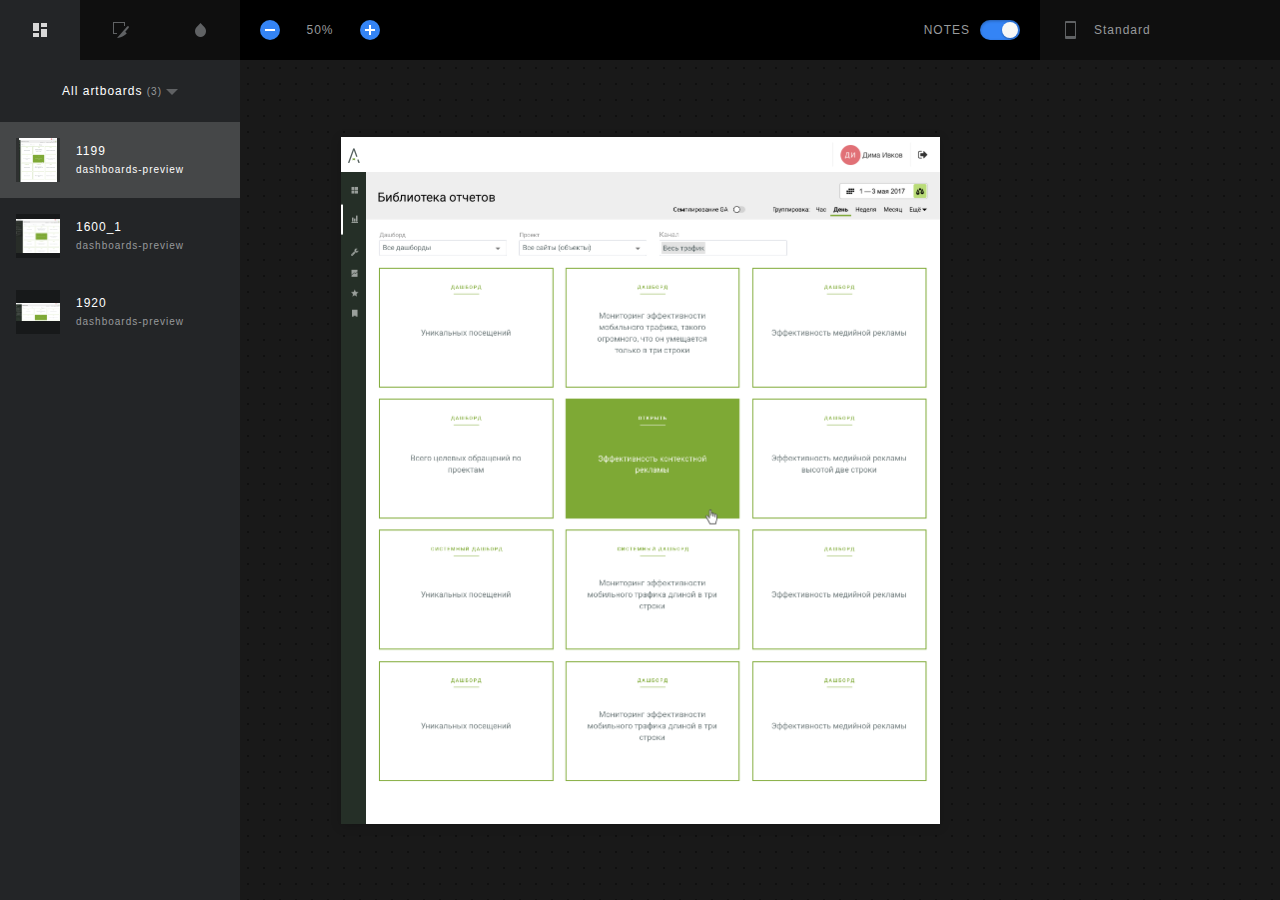
<file: dash-dashboard/index.html>
<!DOCTYPE html>
<html lang="en">
  <head>
    <meta charset="utf-8">
    <meta http-equiv="X-UA-Compatible" content="IE=edge">
    <meta name="viewport" content="width=device-width, initial-scale=1">
    <title>Spec Export - Sketch Measure 2.4</title>
    <style type="text/css">
    /*! normalize.css v4.1.1 | MIT License | github.com/necolas/normalize.css */html{font-family:sans-serif;-ms-text-size-adjust:100%;-webkit-text-size-adjust:100%}body{margin:0}article,aside,details,figcaption,figure,footer,header,main,menu,nav,section,summary{display:block}audio,canvas,progress,video{display:inline-block}audio:not([controls]){display:none;height:0}progress{vertical-align:baseline}template,[hidden]{display:none}a{background-color:transparent;-webkit-text-decoration-skip:objects}a:active,a:hover{outline-width:0}abbr[title]{border-bottom:0;text-decoration:underline;text-decoration:underline dotted}b,strong{font-weight:inherit}b,strong{font-weight:bolder}dfn{font-style:italic}h1{font-size:2em;margin:.67em 0}mark{background-color:#ff0;color:#000}small{font-size:80%}sub,sup{font-size:75%;line-height:0;position:relative;vertical-align:baseline}sub{bottom:-0.25em}sup{top:-0.5em}img{border-style:none}svg:not(:root){overflow:hidden}code,kbd,pre,samp{font-family:monospace,monospace;font-size:1em}figure{margin:1em 40px}hr{box-sizing:content-box;height:0;overflow:visible}button,input,select,textarea{font:inherit;margin:0}optgroup{font-weight:bold}button,input{overflow:visible}button,select{text-transform:none}button,html [type="button"],[type="reset"],[type="submit"]{-webkit-appearance:button}button::-moz-focus-inner,[type="button"]::-moz-focus-inner,[type="reset"]::-moz-focus-inner,[type="submit"]::-moz-focus-inner{border-style:none;padding:0}button:-moz-focusring,[type="button"]:-moz-focusring,[type="reset"]:-moz-focusring,[type="submit"]:-moz-focusring{outline:1px dotted ButtonText}fieldset{border:1px solid silver;margin:0 2px;padding:.35em .625em .75em}legend{box-sizing:border-box;color:inherit;display:table;max-width:100%;padding:0;white-space:normal}textarea{overflow:auto}[type="checkbox"],[type="radio"]{box-sizing:border-box;padding:0}[type="number"]::-webkit-inner-spin-button,[type="number"]::-webkit-outer-spin-button{height:auto}[type="search"]{-webkit-appearance:textfield;outline-offset:-2px}[type="search"]::-webkit-search-cancel-button,[type="search"]::-webkit-search-decoration{-webkit-appearance:none}::-webkit-input-placeholder{color:inherit;opacity:.54}::-webkit-file-upload-button{-webkit-appearance:button;font:inherit}

*{box-sizing:border-box;}
::-webkit-scrollbar{width:8px;height:8px;background:#202123;border-radius:4px;}
::-webkit-scrollbar-thumb{border:1px solid rgba(255,255,255,.16);background-color:rgba(0,0,0,.64);border-radius:4px;}
::-webkit-scrollbar-corner,
::-webkit-resizer{background:#202123;}
html{width:100vw;height:100vh;overflow:hidden;}
body{-webkit-user-select:none;width:100vw;height:100vh;min-width:1024px;font-family:HelveticaNeue,Helvetica,Arial,sans-serif;font-size:12px;color:#989A9C;background:#191919;letter-spacing:1px;overflow:hidden;}
header{position:relative;height:60px;display:flex;align-items:center;z-index:215;background:#000;}
header .header-center,header .header-left,header .header-right{width:240px;height:60px;background:#0F0F0F;}
header .header-center{display:flex;flex:1;background:#000;}
header .header-center .show-notes,header .header-center .zoom-widget{padding:20px;width:160px;}
header .header-center h1{flex:1;}
header .header-center .show-notes{text-align:right;line-height:20px;}
header .header-center .show-notes .slidebox{margin-left:10px;}
header .header-left{display:flex;}
.zoom-widget{display:flex;}
.zoom-widget button{position:relative;display:block;width:20px;height:20px;border-radius:10px;border:0;background:#3484F5;cursor:pointer;}
.zoom-widget button:after,.zoom-widget button:before{position:absolute;top:9px;left:5px;content:"";display:block;width:10px;height:2px;background:#FFF;}
.zoom-widget button:after{top:5px;left:9px;width:2px;height:10px;}
.zoom-widget button:disabled{background:#222;cursor:default;}
.zoom-widget button:disabled:after,.zoom-widget button:disabled:before{background:#606264;}
.zoom-widget button.zoom-in:after{display:none;}
.zoom-widget .zoom-text{display:block;text-align:center;line-height:20px;flex:1;}
.unit-box{height:60px;}
.unit-box .overlay{content:"";position:absolute;top:60px;left:0;width:100vw;height:calc(100vh - 60px);display:none;background:rgba(0,0,0,.56);z-index:1;}
.unit-box:focus .overlay{display:block;}
.unit-box:focus{height:auto;outline:0;}
.unit-box h3,.unit-box p{position:relative;margin:0;padding:20px 20px 20px 54px;display:block;height:100%;line-height:20px;font-size:12px;font-weight:400;cursor:pointer;}
.unit-box h3,.unit-box:focus p{display:none;}
.unit-box h3:before,.unit-box p:before{position:absolute;top:18px;left:18px;content:"";display:block;width:24px;height:24px;background:url([data-uri]) no-repeat;background-size:24px 24px;}
.unit-box ul{position:absolute;margin:1px 0 0 240px;padding:0;list-style:none;background:#0F0F0F;width:240px;height:calc(100vh - 61px);overflow:auto;display:block;transition:all .15s ease;z-index:2;}
.unit-box:focus h3{color:#3A3A3A;display:block;}
.unit-box:focus ul{margin:1px 0 0;}
.unit-box .sub-title,.unit-box label{display:flex;padding:14px 20px;}
.unit-box label{cursor:pointer;}
.unit-box li:hover label{color:#FFF;}
.page-list label span,.unit-box label span{flex:1;}
.page-list input,.unit-box input{position:absolute;visibility:hidden;}
.page-list span:before,.unit-box span:before{float:right;display:block;content:"";width:16px;height:16px;}
.page-list input:checked+span:before,.page-list label:hover span:before,.unit-box input:checked+span:before,.unit-box label:hover span:before{background-image:url([data-uri]);background-size:50px 100px;}
.page-list label:hover span:before,.unit-box label:hover span:before{background-position:0 -50px;}
.page-list input:checked+span:before,.unit-box input:checked+span:before{background-position:0 0;}
.unit-box .sub-title{font-size:12px;background:#000;color:#3A3A3A;}
main{position:relative;height:calc(100vh - 60px);}
.inspector,.navbar{position:absolute;top:0;bottom:0;display:flex;width:240px;background:#232527;z-index:5;}
.inspector{transition:all .15s ease;right:-240px;display:block;}
.inspector.active{right:0;}
.navbar{left:-240px;width:240px;transition:all .15s ease;}
.navbar.on{left:0;}
.navbar nav{width:40px;background:#000204;}
.navbar section{flex:1;}
.tab{margin:0;padding:0;display:flex;width:100%;list-style:none;}
.tab li{display:flex;flex:1;height:60px;cursor:pointer;font-size:12px;justify-content:center;align-items:center;}
.tab li.current{background-color:#232527;}
.tab li:before{content:"";width:40px;height:40px;background:url([data-uri]) no-repeat -50px 0;background-size:100px 150px;overflow:hidden;}
.tab li.current:before{background-position-x:0;}
.tab li.icon-slices:before{background-position-y:-50px;}
.tab li.icon-colors:before{background-position-y:-100px;}
#inspector .code-item{display:none!important;}
#inspector .code-item textarea{padding: 16px;}
#inspector .code-item.select{display: block!important;}
#inspector .tab li{height:40px;}
#inspector .tab li:before{background-image:url([data-uri]);
}
#inspector .tab li.select{background-color:rgba(255,255,255,.05);}
#inspector .tab li.select:before{background-position-x: 0;}
#inspector .tab li.icon-android-panel:before {background-position-y: -50px;}
#inspector .tab li.icon-ios-panel:before {background-position-y: -100px;}
.screen-viewer{position:absolute;width:100vw;height:calc(100vh - 60px);background:#191919 url([data-uri]);background-size:16px 16px;overflow:auto;}
.screen-viewer,.screen-viewer .overlay{position:absolute;width:100vw;height:calc(100vh - 60px);background:#191919 url([data-uri]);background-size:16px 16px;overflow:auto;}
.screen-viewer .overlay{display:none;position:fixed;top:60px;left:0;background:transparent;overflow:hidden;z-index:2;cursor:none;}
.screen-viewer.moving-screen .overlay{display:block;}
.screen-viewer-inner{position:relative;margin:0 auto;}
.screen{margin:0 auto;position:absolute;left:50%;top:50%;background:#FFF;box-shadow:0 2px 10px 0 rgba(0,0,0,.2);transition:all .15s ease;}
.layer{position:absolute;cursor:pointer;}
.hover,.selected{border:1px solid #EE6723;}
.has-slice{border:1px dashed #EE6723;background:rgba(255,85,0,.32);}
.layer b,.layer i{position:absolute;width:5px;height:5px;background:#FFF;border:1px solid #EE6723;border-radius:50%;overflow:hidden;display:none;}
.layer b{width:3px;height:3px;background:#EE6723;}
.selected i{display:block;}
.distance.h div[data-width]:before,.distance.v div[data-height]:before,.selected:after,.selected:before{position:absolute;display:block;left:50%;top:-23px;transform:translateX(-50%);content:attr(data-width);font-size:12px;color:#FFF;height:12px;line-height:12px;padding:4px;background:#EE6723;border-radius:2px;z-index:1;}
.percentage-mode .distance.h div[data-width]:before,.percentage-mode .distance.v div[data-height]:before,.percentage-mode .selected:after,.percentage-mode .selected:before{content:attr(percentage-width);}
.selected.hidden:after,.selected.hidden:before{display:none;}
.distance.v div[data-height]:before,.selected:after{content:attr(data-height);left:auto;right:0;top:50%;transform:translateX(calc(100% + 3px)) translateY(-50%);}
.percentage-mode .distance.v div[data-height]:before,.percentage-mode .selected:after{content:attr(percentage-height);}
.layer .tl{top:-3px;left:-3px;}
.layer .tr{top:-3px;right:-3px;}
.layer .bl{bottom:-3px;left:-3px;}
.layer .br{bottom:-3px;right:-3px;}
.hover{border:1px solid #419bf9;}
.selected{border:1px solid #EE6723;}
.ruler{position:absolute;width:100%;height:100%;border:1px dashed #419bf9;}
.ruler.h{border-left:0;border-right:0;}
.ruler.v{border-top:0;border-bottom:0;}
.distance,.distance div,.distance div:before,.distance:after,.distance:before{position:absolute;}
.distance.v,.distance.v div{width:1px;}
.distance.h,.distance.h div{height:1px;}
.distance.v div{top:0;bottom:0;background:#EE6723;}
.distance.h div{left:0;right:0;background:#EE6723;}
.distance.v:after,.distance.v:before{content:"";top:0;left:-2px;width:5px;height:1px;background:#EE6723;}
.distance.h:after,.distance.h:before{content:"";top:-2px;left:0;width:1px;height:5px;background:#EE6723;}
.distance.v:after{top:auto;bottom:0;}
.distance.h:after{left:auto;right:0;}
.note{position:absolute;margin:-12px 0 0 -12px;width:24px;height:24px;background:#F5A623;border-radius:50%;border:2px solid #FFF;box-shadow:0 0 3px rgba(0,0,0,.24);}
.note:before{content:attr(data-index);font-size:12px;display:block;color:#FFF;text-align:center;width:100%;height:100%;line-height:20px;}
.note:hover{box-shadow:0 0 3px rgba(0,0,0,.64);}
.note div{position:absolute;top:50%;left:30px;border-radius:4px;padding:8px;background:#FFF;box-shadow:0 0 3px rgba(0,0,0,.5);-webkit-user-select:text;color:#222;transform:translateY(-50%);z-index:2;}
.note div:before{content:"";position:absolute;left:-7px;top:50%;width:8px;height:14px;background:url([data-uri]) no-repeat;background-size:8px 14px;transform:translateY(-50%);}
.slidebox{position:relative;width:40px;height:20px;display:inline-block;}
.slidebox input{visibility:hidden;}
.slidebox label{position:absolute;top:0;left:0;width:40px;height:20px;background:#898989;box-shadow:inset 0 1px 3px 0 rgba(0,0,0,.3);border-radius:10px;cursor:pointer;transition:all .2s ease;}
.slidebox label:after{position:absolute;content:"";top:2px;left:2px;width:16px;height:16px;background-image:linear-gradient(-180deg,#F8F9F6 0,#F5F5F5 100%);box-shadow:0 1px 2px 0 rgba(0,0,0,.3);border-radius:8px;transition:all .15s ease;}
.slidebox input[type=checkbox]:checked+label{background:#3484F5;}
.slidebox input[type=checkbox]:checked+label:after{left:22px;}
.inspector{overflow:auto;}
.inspector h2,.inspector h3{margin:0;padding:0;font-weight:400;}
.inspector h2{font-size:12px;line-height:24px;padding:12px 16px;text-align:center;}
.inspector h3{height:32px;font-size:12px;line-height:32px;padding:0 16px;background-image:linear-gradient(90deg,rgba(0,4,9,.32) 0,rgba(0,2,4,0) 100%);}
.inspector .context{padding:16px;}
.inspector .color,.inspector .item{display:flex;margin:0 0 8px;}
.inspector .item[data-label]:before{content:attr(data-label);display:block;width:70px;font-size:12px;height:24px;line-height:24px;}
.inspector .color:last-child,.inspector .item:last-child{margin:0;}
.inspector .item div,.inspector .item label{flex:1;}
.inspector .item label{padding:0 4px;}
.inspector .item label:first-child{padding:0 4px 0 0;}
.inspector .item label:last-child{padding:0 0 0 4px;}
.inspector .item label:only-child{padding:0;}
.inspector .item label[data-label]:after{content:attr(data-label);font-size:10px;text-align:center;display:block;margin:2px 0 0;}
.inspector input,.inspector textarea{padding:3px 4px;width:100%;background:rgba(255,255,255,.05);border-radius:2px;border:0;line-height:18px;height:24px;font-size:12px;color:#FFF;text-align:center;outline:0;resize:none;}
.inspector textarea{min-width:100%;height:auto;text-align:left;}
.context h4{font-size:12px;font-weight:400;position:0;margin:0 0 16px;color:#FFF;}
.context h4:before{margin:0 10px 0 0;display:inline-block;content:"";width:8px;height:8px;border-radius:1px;background:#3484F5;}
.context .colors{margin:0 0 8px;}
.context .colors:last-child,.context .items-group:last-child{margin:0;}
.context .items-group{margin:0 0 24px;}
.inspector .color{display:block;}
.inspector .color[data-name]:after{content:attr(data-name);font-size:10px;text-align:center;padding:0 0 0 24px;display:block;margin:2px 0 0;}
.inspector .color label,.inspector .color label em,.inspector .color label em i{position:absolute;display:block;width:24px;height:24px;padding:0;}
.inspector .color label em{position:relative;background-color:#fff;background-image:linear-gradient(45deg,#dddadc 25%,transparent 25%,transparent 75%,#dddadc 75%,#dddadc),linear-gradient(45deg,#dddadc 25%,transparent 25%,transparent 75%,#dddadc 75%,#dddadc);background-size:12px 12px;background-position:0 0,6px 6px;border-radius:2px 0 0 2px;overflow:hidden;}
.inspector .color label em i{position:relative;}
.inspector .item .color input{text-align:center;}
.inspector .color input{padding-left:32px;width:100%;text-align:left;}
.gradient .color label:before{position:absolute;top:12px;left:11px;content:"";width:2px;height:32px;background:#FFF;z-index:2;box-shadow:0 0 2px 1px rgba(0,0,0,.2);}
.gradient .color label:after{position:absolute;top:8px;left:8px;content:"";width:8px;height:8px;background:#FFF;z-index:3;border-radius:4px;box-shadow:0 0 2px 1px rgba(0,0,0,.2);}
.gradient .color[data-name] label:before{height:42px;}
.gradient .color:last-child label:before{display:none;}
.navbar section{position:relative;overflow:auto;}
.artboard-list,.asset-list,.color-list{margin:0;padding:0;list-style:none;}
.artboard-list li{padding:16px;display:flex;cursor:pointer;}
.artboard-list li:hover,.asset-list li:hover,.color-list li:hover{background:#191A1E;}
.artboard-list li.active{background:#454748;}
.preview-img{display:block;width:44px;height:44px;text-align:center;background:rgba(0,0,0,.32);}
.preview-img:before{content:' ';display:inline-block;vertical-align:middle;height:100%;}
.preview-img img{max-width:44px;max-height:44px;background:#FFF;vertical-align:middle;}
.pages-select{padding:24px;position:relative;}
.pages-select h3{margin:0;text-align:center;font-size:12px;font-weight:400;color:#FFF;cursor:pointer;}
.page-list em,.pages-select h3 em{font-style:normal;font-size:10px;color:#989A9C;}
.pages-select h3:after{content:"";margin:0 0 0 4px;width:12px;height:6px;display:inline-block;background:url([data-uri]) no-repeat;background-size:12px 6px;}
.pages-select .page-list{display:none;position:absolute;left:50%;transform:translateX(-50%);margin:-32px 0 0;padding:8px;border-radius:4px;list-style:none;width:180px;background:#0F0F0F;box-shadow:0 2px 10px 0 rgba(0,0,0,.8);}
.pages-select:focus{outline:0;}
.pages-select:focus .page-list{display:block;}
.pages-select .page-list label{padding:10px;cursor:pointer;}
.pages-select .page-list label,.pages-select .page-list span{display:block;}
.page-list span:before{position:absolute;right:8px;}
.exportable{margin:0;padding:0;list-style:none;background:#191A1E;border:1px solid #2D2F31;border-radius:4px;}
.exportable li{position:relative;padding:0 8px;height:32px;line-height:32px;border-bottom:1px solid #222;white-space:nowrap;text-overflow:ellipsis;}
.exportable li a{color:#FFF;text-decoration:none;outline:0;}
.exportable li:last-child{border:0;}
.exportable img{position:absolute;top:0;left:0;width:100%;height:100%;opacity:0;}
.asset-list li,.color-list li{padding:24px;display:flex;cursor:pointer;}
.color-list li{cursor:default;}
.asset-list li picture,.color-list li em{position:relative;display:block;text-align:center;width:32px;height:32px;background-color:#4A4A4A;background-image:linear-gradient(45deg,#000 25%,transparent 25%,transparent 75%,#000 75%,#000),linear-gradient(45deg,#000 25%,transparent 25%,transparent 75%,#000 75%,#000);background-size:8px 8px;background-position:0 0,4px 4px;border-radius:2px;}
.color-list li em{background-color:#fff;background-image:linear-gradient(45deg,#dddadc 25%,transparent 25%,transparent 75%,#dddadc 75%,#dddadc),linear-gradient(45deg,#dddadc 25%,transparent 25%,transparent 75%,#dddadc 75%,#dddadc);border-radius:50%;overflow:hidden;}
.color-list li em i{position:absolute;top:0;left:0;right:0;bottom:0;}
.artboard-list li div,.asset-list li div,.color-list li div{padding:0 0 0 16px;flex:1;}
.artboard-list li div{padding:6px 0 4px 16px;}
.asset-list li picture:before{content:"";display:inline-block;height:100%;vertical-align:middle;}
.asset-list li picture img{vertical-align:middle;max-width:28px;max-height:28px;}
.asset-list li picture:after{content:"";position:absolute;top:0;left:0;right:0;bottom:0;}
.artboard-list h3, .asset-list h3,.color-list h3{margin:0 0 4px;padding:0;color:#FFF;font-size:12px;font-weight:400;overflow:hidden;text-overflow:ellipsis;}
.artboard-list small, .asset-list small,.color-list small{font-size:10px;}
.artboard-list li.active small{color:#FFF;}
.empty{position:absolute;top:30%;left:0;right:0;transform:translateY(-50%);vertical-align:middle;text-align:center;}
.message{position:absolute;top:50%;left:50%;padding:10px 20px;max-width:320px;transform:translateX(-50%) translateY(-50%);text-align:center;border-radius:4px;background:rgba(0,0,0,.96);border: 1px solid rgba(255,255,255,.16);color:#FFF;box-shadow:0 2px 10px rgba(0,0,0,.32);z-index:9;display:none;}
.cursor{position:absolute;display:none;margin:-8px 0 0 -8px;top:50%;left:50%;width:16px;height:17px;background-size:16px 17px;background-image: url('[data-uri]');background-repeat:no-repeat;cursor:none;z-index:1;
}
.cursor.show{display:block;}
.cursor.moving{background-image: url('[data-uri]');}
    </style>
    <script type="text/javascript">
    <!--
    /*! jQuery v3.0.0 | (c) jQuery Foundation | jquery.org/license */
!function(a,b){"use strict";"object"==typeof module&&"object"==typeof module.exports?module.exports=a.document?b(a,!0):function(a){if(!a.document)throw new Error("jQuery requires a window with a document");return b(a)}:b(a)}("undefined"!=typeof window?window:this,function(a,b){"use strict";var c=[],d=a.document,e=Object.getPrototypeOf,f=c.slice,g=c.concat,h=c.push,i=c.indexOf,j={},k=j.toString,l=j.hasOwnProperty,m=l.toString,n=m.call(Object),o={};function p(a,b){b=b||d;var c=b.createElement("script");c.text=a,b.head.appendChild(c).parentNode.removeChild(c)}var q="3.0.0",r=function(a,b){return new r.fn.init(a,b)},s=/^[\s\uFEFF\xA0]+|[\s\uFEFF\xA0]+$/g,t=/^-ms-/,u=/-([a-z])/g,v=function(a,b){return b.toUpperCase()};r.fn=r.prototype={jquery:q,constructor:r,length:0,toArray:function(){return f.call(this)},get:function(a){return null!=a?0>a?this[a+this.length]:this[a]:f.call(this)},pushStack:function(a){var b=r.merge(this.constructor(),a);return b.prevObject=this,b},each:function(a){return r.each(this,a)},map:function(a){return this.pushStack(r.map(this,function(b,c){return a.call(b,c,b)}))},slice:function(){return this.pushStack(f.apply(this,arguments))},first:function(){return this.eq(0)},last:function(){return this.eq(-1)},eq:function(a){var b=this.length,c=+a+(0>a?b:0);return this.pushStack(c>=0&&b>c?[this[c]]:[])},end:function(){return this.prevObject||this.constructor()},push:h,sort:c.sort,splice:c.splice},r.extend=r.fn.extend=function(){var a,b,c,d,e,f,g=arguments[0]||{},h=1,i=arguments.length,j=!1;for("boolean"==typeof g&&(j=g,g=arguments[h]||{},h++),"object"==typeof g||r.isFunction(g)||(g={}),h===i&&(g=this,h--);i>h;h++)if(null!=(a=arguments[h]))for(b in a)c=g[b],d=a[b],g!==d&&(j&&d&&(r.isPlainObject(d)||(e=r.isArray(d)))?(e?(e=!1,f=c&&r.isArray(c)?c:[]):f=c&&r.isPlainObject(c)?c:{},g[b]=r.extend(j,f,d)):void 0!==d&&(g[b]=d));return g},r.extend({expando:"jQuery"+(q+Math.random()).replace(/\D/g,""),isReady:!0,error:function(a){throw new Error(a)},noop:function(){},isFunction:function(a){return"function"===r.type(a)},isArray:Array.isArray,isWindow:function(a){return null!=a&&a===a.window},isNumeric:function(a){var b=r.type(a);return("number"===b||"string"===b)&&!isNaN(a-parseFloat(a))},isPlainObject:function(a){var b,c;return a&&"[object Object]"===k.call(a)?(b=e(a))?(c=l.call(b,"constructor")&&b.constructor,"function"==typeof c&&m.call(c)===n):!0:!1},isEmptyObject:function(a){var b;for(b in a)return!1;return!0},type:function(a){return null==a?a+"":"object"==typeof a||"function"==typeof a?j[k.call(a)]||"object":typeof a},globalEval:function(a){p(a)},camelCase:function(a){return a.replace(t,"ms-").replace(u,v)},nodeName:function(a,b){return a.nodeName&&a.nodeName.toLowerCase()===b.toLowerCase()},each:function(a,b){var c,d=0;if(w(a)){for(c=a.length;c>d;d++)if(b.call(a[d],d,a[d])===!1)break}else for(d in a)if(b.call(a[d],d,a[d])===!1)break;return a},trim:function(a){return null==a?"":(a+"").replace(s,"")},makeArray:function(a,b){var c=b||[];return null!=a&&(w(Object(a))?r.merge(c,"string"==typeof a?[a]:a):h.call(c,a)),c},inArray:function(a,b,c){return null==b?-1:i.call(b,a,c)},merge:function(a,b){for(var c=+b.length,d=0,e=a.length;c>d;d++)a[e++]=b[d];return a.length=e,a},grep:function(a,b,c){for(var d,e=[],f=0,g=a.length,h=!c;g>f;f++)d=!b(a[f],f),d!==h&&e.push(a[f]);return e},map:function(a,b,c){var d,e,f=0,h=[];if(w(a))for(d=a.length;d>f;f++)e=b(a[f],f,c),null!=e&&h.push(e);else for(f in a)e=b(a[f],f,c),null!=e&&h.push(e);return g.apply([],h)},guid:1,proxy:function(a,b){var c,d,e;return"string"==typeof b&&(c=a[b],b=a,a=c),r.isFunction(a)?(d=f.call(arguments,2),e=function(){return a.apply(b||this,d.concat(f.call(arguments)))},e.guid=a.guid=a.guid||r.guid++,e):void 0},now:Date.now,support:o}),"function"==typeof Symbol&&(r.fn[Symbol.iterator]=c[Symbol.iterator]),r.each("Boolean Number String Function Array Date RegExp Object Error Symbol".split(" "),function(a,b){j["[object "+b+"]"]=b.toLowerCase()});function w(a){var b=!!a&&"length"in a&&a.length,c=r.type(a);return"function"===c||r.isWindow(a)?!1:"array"===c||0===b||"number"==typeof b&&b>0&&b-1 in a}var x=function(a){var b,c,d,e,f,g,h,i,j,k,l,m,n,o,p,q,r,s,t,u="sizzle"+1*new Date,v=a.document,w=0,x=0,y=ha(),z=ha(),A=ha(),B=function(a,b){return a===b&&(l=!0),0},C={}.hasOwnProperty,D=[],E=D.pop,F=D.push,G=D.push,H=D.slice,I=function(a,b){for(var c=0,d=a.length;d>c;c++)if(a[c]===b)return c;return-1},J="checked|selected|async|autofocus|autoplay|controls|defer|disabled|hidden|ismap|loop|multiple|open|readonly|required|scoped",K="[\\x20\\t\\r\\n\\f]",L="(?:\\\\.|[\\w-]|[^\x00-\\xa0])+",M="\\["+K+"*("+L+")(?:"+K+"*([*^$|!~]?=)"+K+"*(?:'((?:\\\\.|[^\\\\'])*)'|\"((?:\\\\.|[^\\\\\"])*)\"|("+L+"))|)"+K+"*\\]",N=":("+L+")(?:\\((('((?:\\\\.|[^\\\\'])*)'|\"((?:\\\\.|[^\\\\\"])*)\")|((?:\\\\.|[^\\\\()[\\]]|"+M+")*)|.*)\\)|)",O=new RegExp(K+"+","g"),P=new RegExp("^"+K+"+|((?:^|[^\\\\])(?:\\\\.)*)"+K+"+$","g"),Q=new RegExp("^"+K+"*,"+K+"*"),R=new RegExp("^"+K+"*([>+~]|"+K+")"+K+"*"),S=new RegExp("="+K+"*([^\\]'\"]*?)"+K+"*\\]","g"),T=new RegExp(N),U=new RegExp("^"+L+"$"),V={ID:new RegExp("^#("+L+")"),CLASS:new RegExp("^\\.("+L+")"),TAG:new RegExp("^("+L+"|[*])"),ATTR:new RegExp("^"+M),PSEUDO:new RegExp("^"+N),CHILD:new RegExp("^:(only|first|last|nth|nth-last)-(child|of-type)(?:\\("+K+"*(even|odd|(([+-]|)(\\d*)n|)"+K+"*(?:([+-]|)"+K+"*(\\d+)|))"+K+"*\\)|)","i"),bool:new RegExp("^(?:"+J+")$","i"),needsContext:new RegExp("^"+K+"*[>+~]|:(even|odd|eq|gt|lt|nth|first|last)(?:\\("+K+"*((?:-\\d)?\\d*)"+K+"*\\)|)(?=[^-]|$)","i")},W=/^(?:input|select|textarea|button)$/i,X=/^h\d$/i,Y=/^[^{]+\{\s*\[native \w/,Z=/^(?:#([\w-]+)|(\w+)|\.([\w-]+))$/,$=/[+~]/,_=new RegExp("\\\\([\\da-f]{1,6}"+K+"?|("+K+")|.)","ig"),aa=function(a,b,c){var d="0x"+b-65536;return d!==d||c?b:0>d?String.fromCharCode(d+65536):String.fromCharCode(d>>10|55296,1023&d|56320)},ba=/([\0-\x1f\x7f]|^-?\d)|^-$|[^\x80-\uFFFF\w-]/g,ca=function(a,b){return b?"\x00"===a?"\ufffd":a.slice(0,-1)+"\\"+a.charCodeAt(a.length-1).toString(16)+" ":"\\"+a},da=function(){m()},ea=ta(function(a){return a.disabled===!0},{dir:"parentNode",next:"legend"});try{G.apply(D=H.call(v.childNodes),v.childNodes),D[v.childNodes.length].nodeType}catch(fa){G={apply:D.length?function(a,b){F.apply(a,H.call(b))}:function(a,b){var c=a.length,d=0;while(a[c++]=b[d++]);a.length=c-1}}}function ga(a,b,d,e){var f,h,j,k,l,o,r,s=b&&b.ownerDocument,w=b?b.nodeType:9;if(d=d||[],"string"!=typeof a||!a||1!==w&&9!==w&&11!==w)return d;if(!e&&((b?b.ownerDocument||b:v)!==n&&m(b),b=b||n,p)){if(11!==w&&(l=Z.exec(a)))if(f=l[1]){if(9===w){if(!(j=b.getElementById(f)))return d;if(j.id===f)return d.push(j),d}else if(s&&(j=s.getElementById(f))&&t(b,j)&&j.id===f)return d.push(j),d}else{if(l[2])return G.apply(d,b.getElementsByTagName(a)),d;if((f=l[3])&&c.getElementsByClassName&&b.getElementsByClassName)return G.apply(d,b.getElementsByClassName(f)),d}if(c.qsa&&!A[a+" "]&&(!q||!q.test(a))){if(1!==w)s=b,r=a;else if("object"!==b.nodeName.toLowerCase()){(k=b.getAttribute("id"))?k=k.replace(ba,ca):b.setAttribute("id",k=u),o=g(a),h=o.length;while(h--)o[h]="#"+k+" "+sa(o[h]);r=o.join(","),s=$.test(a)&&qa(b.parentNode)||b}if(r)try{return G.apply(d,s.querySelectorAll(r)),d}catch(x){}finally{k===u&&b.removeAttribute("id")}}}return i(a.replace(P,"$1"),b,d,e)}function ha(){var a=[];function b(c,e){return a.push(c+" ")>d.cacheLength&&delete b[a.shift()],b[c+" "]=e}return b}function ia(a){return a[u]=!0,a}function ja(a){var b=n.createElement("fieldset");try{return!!a(b)}catch(c){return!1}finally{b.parentNode&&b.parentNode.removeChild(b),b=null}}function ka(a,b){var c=a.split("|"),e=c.length;while(e--)d.attrHandle[c[e]]=b}function la(a,b){var c=b&&a,d=c&&1===a.nodeType&&1===b.nodeType&&a.sourceIndex-b.sourceIndex;if(d)return d;if(c)while(c=c.nextSibling)if(c===b)return-1;return a?1:-1}function ma(a){return function(b){var c=b.nodeName.toLowerCase();return"input"===c&&b.type===a}}function na(a){return function(b){var c=b.nodeName.toLowerCase();return("input"===c||"button"===c)&&b.type===a}}function oa(a){return function(b){return"label"in b&&b.disabled===a||"form"in b&&b.disabled===a||"form"in b&&b.disabled===!1&&(b.isDisabled===a||b.isDisabled!==!a&&("label"in b||!ea(b))!==a)}}function pa(a){return ia(function(b){return b=+b,ia(function(c,d){var e,f=a([],c.length,b),g=f.length;while(g--)c[e=f[g]]&&(c[e]=!(d[e]=c[e]))})})}function qa(a){return a&&"undefined"!=typeof a.getElementsByTagName&&a}c=ga.support={},f=ga.isXML=function(a){var b=a&&(a.ownerDocument||a).documentElement;return b?"HTML"!==b.nodeName:!1},m=ga.setDocument=function(a){var b,e,g=a?a.ownerDocument||a:v;return g!==n&&9===g.nodeType&&g.documentElement?(n=g,o=n.documentElement,p=!f(n),v!==n&&(e=n.defaultView)&&e.top!==e&&(e.addEventListener?e.addEventListener("unload",da,!1):e.attachEvent&&e.attachEvent("onunload",da)),c.attributes=ja(function(a){return a.className="i",!a.getAttribute("className")}),c.getElementsByTagName=ja(function(a){return a.appendChild(n.createComment("")),!a.getElementsByTagName("*").length}),c.getElementsByClassName=Y.test(n.getElementsByClassName),c.getById=ja(function(a){return o.appendChild(a).id=u,!n.getElementsByName||!n.getElementsByName(u).length}),c.getById?(d.find.ID=function(a,b){if("undefined"!=typeof b.getElementById&&p){var c=b.getElementById(a);return c?[c]:[]}},d.filter.ID=function(a){var b=a.replace(_,aa);return function(a){return a.getAttribute("id")===b}}):(delete d.find.ID,d.filter.ID=function(a){var b=a.replace(_,aa);return function(a){var c="undefined"!=typeof a.getAttributeNode&&a.getAttributeNode("id");return c&&c.value===b}}),d.find.TAG=c.getElementsByTagName?function(a,b){return"undefined"!=typeof b.getElementsByTagName?b.getElementsByTagName(a):c.qsa?b.querySelectorAll(a):void 0}:function(a,b){var c,d=[],e=0,f=b.getElementsByTagName(a);if("*"===a){while(c=f[e++])1===c.nodeType&&d.push(c);return d}return f},d.find.CLASS=c.getElementsByClassName&&function(a,b){return"undefined"!=typeof b.getElementsByClassName&&p?b.getElementsByClassName(a):void 0},r=[],q=[],(c.qsa=Y.test(n.querySelectorAll))&&(ja(function(a){o.appendChild(a).innerHTML="<a id='"+u+"'></a><select id='"+u+"-\r\\' msallowcapture=''><option selected=''></option></select>",a.querySelectorAll("[msallowcapture^='']").length&&q.push("[*^$]="+K+"*(?:''|\"\")"),a.querySelectorAll("[selected]").length||q.push("\\["+K+"*(?:value|"+J+")"),a.querySelectorAll("[id~="+u+"-]").length||q.push("~="),a.querySelectorAll(":checked").length||q.push(":checked"),a.querySelectorAll("a#"+u+"+*").length||q.push(".#.+[+~]")}),ja(function(a){a.innerHTML="<a href='' disabled='disabled'></a><select disabled='disabled'><option/></select>";var b=n.createElement("input");b.setAttribute("type","hidden"),a.appendChild(b).setAttribute("name","D"),a.querySelectorAll("[name=d]").length&&q.push("name"+K+"*[*^$|!~]?="),2!==a.querySelectorAll(":enabled").length&&q.push(":enabled",":disabled"),o.appendChild(a).disabled=!0,2!==a.querySelectorAll(":disabled").length&&q.push(":enabled",":disabled"),a.querySelectorAll("*,:x"),q.push(",.*:")})),(c.matchesSelector=Y.test(s=o.matches||o.webkitMatchesSelector||o.mozMatchesSelector||o.oMatchesSelector||o.msMatchesSelector))&&ja(function(a){c.disconnectedMatch=s.call(a,"*"),s.call(a,"[s!='']:x"),r.push("!=",N)}),q=q.length&&new RegExp(q.join("|")),r=r.length&&new RegExp(r.join("|")),b=Y.test(o.compareDocumentPosition),t=b||Y.test(o.contains)?function(a,b){var c=9===a.nodeType?a.documentElement:a,d=b&&b.parentNode;return a===d||!(!d||1!==d.nodeType||!(c.contains?c.contains(d):a.compareDocumentPosition&&16&a.compareDocumentPosition(d)))}:function(a,b){if(b)while(b=b.parentNode)if(b===a)return!0;return!1},B=b?function(a,b){if(a===b)return l=!0,0;var d=!a.compareDocumentPosition-!b.compareDocumentPosition;return d?d:(d=(a.ownerDocument||a)===(b.ownerDocument||b)?a.compareDocumentPosition(b):1,1&d||!c.sortDetached&&b.compareDocumentPosition(a)===d?a===n||a.ownerDocument===v&&t(v,a)?-1:b===n||b.ownerDocument===v&&t(v,b)?1:k?I(k,a)-I(k,b):0:4&d?-1:1)}:function(a,b){if(a===b)return l=!0,0;var c,d=0,e=a.parentNode,f=b.parentNode,g=[a],h=[b];if(!e||!f)return a===n?-1:b===n?1:e?-1:f?1:k?I(k,a)-I(k,b):0;if(e===f)return la(a,b);c=a;while(c=c.parentNode)g.unshift(c);c=b;while(c=c.parentNode)h.unshift(c);while(g[d]===h[d])d++;return d?la(g[d],h[d]):g[d]===v?-1:h[d]===v?1:0},n):n},ga.matches=function(a,b){return ga(a,null,null,b)},ga.matchesSelector=function(a,b){if((a.ownerDocument||a)!==n&&m(a),b=b.replace(S,"='$1']"),c.matchesSelector&&p&&!A[b+" "]&&(!r||!r.test(b))&&(!q||!q.test(b)))try{var d=s.call(a,b);if(d||c.disconnectedMatch||a.document&&11!==a.document.nodeType)return d}catch(e){}return ga(b,n,null,[a]).length>0},ga.contains=function(a,b){return(a.ownerDocument||a)!==n&&m(a),t(a,b)},ga.attr=function(a,b){(a.ownerDocument||a)!==n&&m(a);var e=d.attrHandle[b.toLowerCase()],f=e&&C.call(d.attrHandle,b.toLowerCase())?e(a,b,!p):void 0;return void 0!==f?f:c.attributes||!p?a.getAttribute(b):(f=a.getAttributeNode(b))&&f.specified?f.value:null},ga.escape=function(a){return(a+"").replace(ba,ca)},ga.error=function(a){throw new Error("Syntax error, unrecognized expression: "+a)},ga.uniqueSort=function(a){var b,d=[],e=0,f=0;if(l=!c.detectDuplicates,k=!c.sortStable&&a.slice(0),a.sort(B),l){while(b=a[f++])b===a[f]&&(e=d.push(f));while(e--)a.splice(d[e],1)}return k=null,a},e=ga.getText=function(a){var b,c="",d=0,f=a.nodeType;if(f){if(1===f||9===f||11===f){if("string"==typeof a.textContent)return a.textContent;for(a=a.firstChild;a;a=a.nextSibling)c+=e(a)}else if(3===f||4===f)return a.nodeValue}else while(b=a[d++])c+=e(b);return c},d=ga.selectors={cacheLength:50,createPseudo:ia,match:V,attrHandle:{},find:{},relative:{">":{dir:"parentNode",first:!0}," ":{dir:"parentNode"},"+":{dir:"previousSibling",first:!0},"~":{dir:"previousSibling"}},preFilter:{ATTR:function(a){return a[1]=a[1].replace(_,aa),a[3]=(a[3]||a[4]||a[5]||"").replace(_,aa),"~="===a[2]&&(a[3]=" "+a[3]+" "),a.slice(0,4)},CHILD:function(a){return a[1]=a[1].toLowerCase(),"nth"===a[1].slice(0,3)?(a[3]||ga.error(a[0]),a[4]=+(a[4]?a[5]+(a[6]||1):2*("even"===a[3]||"odd"===a[3])),a[5]=+(a[7]+a[8]||"odd"===a[3])):a[3]&&ga.error(a[0]),a},PSEUDO:function(a){var b,c=!a[6]&&a[2];return V.CHILD.test(a[0])?null:(a[3]?a[2]=a[4]||a[5]||"":c&&T.test(c)&&(b=g(c,!0))&&(b=c.indexOf(")",c.length-b)-c.length)&&(a[0]=a[0].slice(0,b),a[2]=c.slice(0,b)),a.slice(0,3))}},filter:{TAG:function(a){var b=a.replace(_,aa).toLowerCase();return"*"===a?function(){return!0}:function(a){return a.nodeName&&a.nodeName.toLowerCase()===b}},CLASS:function(a){var b=y[a+" "];return b||(b=new RegExp("(^|"+K+")"+a+"("+K+"|$)"))&&y(a,function(a){return b.test("string"==typeof a.className&&a.className||"undefined"!=typeof a.getAttribute&&a.getAttribute("class")||"")})},ATTR:function(a,b,c){return function(d){var e=ga.attr(d,a);return null==e?"!="===b:b?(e+="","="===b?e===c:"!="===b?e!==c:"^="===b?c&&0===e.indexOf(c):"*="===b?c&&e.indexOf(c)>-1:"$="===b?c&&e.slice(-c.length)===c:"~="===b?(" "+e.replace(O," ")+" ").indexOf(c)>-1:"|="===b?e===c||e.slice(0,c.length+1)===c+"-":!1):!0}},CHILD:function(a,b,c,d,e){var f="nth"!==a.slice(0,3),g="last"!==a.slice(-4),h="of-type"===b;return 1===d&&0===e?function(a){return!!a.parentNode}:function(b,c,i){var j,k,l,m,n,o,p=f!==g?"nextSibling":"previousSibling",q=b.parentNode,r=h&&b.nodeName.toLowerCase(),s=!i&&!h,t=!1;if(q){if(f){while(p){m=b;while(m=m[p])if(h?m.nodeName.toLowerCase()===r:1===m.nodeType)return!1;o=p="only"===a&&!o&&"nextSibling"}return!0}if(o=[g?q.firstChild:q.lastChild],g&&s){m=q,l=m[u]||(m[u]={}),k=l[m.uniqueID]||(l[m.uniqueID]={}),j=k[a]||[],n=j[0]===w&&j[1],t=n&&j[2],m=n&&q.childNodes[n];while(m=++n&&m&&m[p]||(t=n=0)||o.pop())if(1===m.nodeType&&++t&&m===b){k[a]=[w,n,t];break}}else if(s&&(m=b,l=m[u]||(m[u]={}),k=l[m.uniqueID]||(l[m.uniqueID]={}),j=k[a]||[],n=j[0]===w&&j[1],t=n),t===!1)while(m=++n&&m&&m[p]||(t=n=0)||o.pop())if((h?m.nodeName.toLowerCase()===r:1===m.nodeType)&&++t&&(s&&(l=m[u]||(m[u]={}),k=l[m.uniqueID]||(l[m.uniqueID]={}),k[a]=[w,t]),m===b))break;return t-=e,t===d||t%d===0&&t/d>=0}}},PSEUDO:function(a,b){var c,e=d.pseudos[a]||d.setFilters[a.toLowerCase()]||ga.error("unsupported pseudo: "+a);return e[u]?e(b):e.length>1?(c=[a,a,"",b],d.setFilters.hasOwnProperty(a.toLowerCase())?ia(function(a,c){var d,f=e(a,b),g=f.length;while(g--)d=I(a,f[g]),a[d]=!(c[d]=f[g])}):function(a){return e(a,0,c)}):e}},pseudos:{not:ia(function(a){var b=[],c=[],d=h(a.replace(P,"$1"));return d[u]?ia(function(a,b,c,e){var f,g=d(a,null,e,[]),h=a.length;while(h--)(f=g[h])&&(a[h]=!(b[h]=f))}):function(a,e,f){return b[0]=a,d(b,null,f,c),b[0]=null,!c.pop()}}),has:ia(function(a){return function(b){return ga(a,b).length>0}}),contains:ia(function(a){return a=a.replace(_,aa),function(b){return(b.textContent||b.innerText||e(b)).indexOf(a)>-1}}),lang:ia(function(a){return U.test(a||"")||ga.error("unsupported lang: "+a),a=a.replace(_,aa).toLowerCase(),function(b){var c;do if(c=p?b.lang:b.getAttribute("xml:lang")||b.getAttribute("lang"))return c=c.toLowerCase(),c===a||0===c.indexOf(a+"-");while((b=b.parentNode)&&1===b.nodeType);return!1}}),target:function(b){var c=a.location&&a.location.hash;return c&&c.slice(1)===b.id},root:function(a){return a===o},focus:function(a){return a===n.activeElement&&(!n.hasFocus||n.hasFocus())&&!!(a.type||a.href||~a.tabIndex)},enabled:oa(!1),disabled:oa(!0),checked:function(a){var b=a.nodeName.toLowerCase();return"input"===b&&!!a.checked||"option"===b&&!!a.selected},selected:function(a){return a.parentNode&&a.parentNode.selectedIndex,a.selected===!0},empty:function(a){for(a=a.firstChild;a;a=a.nextSibling)if(a.nodeType<6)return!1;return!0},parent:function(a){return!d.pseudos.empty(a)},header:function(a){return X.test(a.nodeName)},input:function(a){return W.test(a.nodeName)},button:function(a){var b=a.nodeName.toLowerCase();return"input"===b&&"button"===a.type||"button"===b},text:function(a){var b;return"input"===a.nodeName.toLowerCase()&&"text"===a.type&&(null==(b=a.getAttribute("type"))||"text"===b.toLowerCase())},first:pa(function(){return[0]}),last:pa(function(a,b){return[b-1]}),eq:pa(function(a,b,c){return[0>c?c+b:c]}),even:pa(function(a,b){for(var c=0;b>c;c+=2)a.push(c);return a}),odd:pa(function(a,b){for(var c=1;b>c;c+=2)a.push(c);return a}),lt:pa(function(a,b,c){for(var d=0>c?c+b:c;--d>=0;)a.push(d);return a}),gt:pa(function(a,b,c){for(var d=0>c?c+b:c;++d<b;)a.push(d);return a})}},d.pseudos.nth=d.pseudos.eq;for(b in{radio:!0,checkbox:!0,file:!0,password:!0,image:!0})d.pseudos[b]=ma(b);for(b in{submit:!0,reset:!0})d.pseudos[b]=na(b);function ra(){}ra.prototype=d.filters=d.pseudos,d.setFilters=new ra,g=ga.tokenize=function(a,b){var c,e,f,g,h,i,j,k=z[a+" "];if(k)return b?0:k.slice(0);h=a,i=[],j=d.preFilter;while(h){c&&!(e=Q.exec(h))||(e&&(h=h.slice(e[0].length)||h),i.push(f=[])),c=!1,(e=R.exec(h))&&(c=e.shift(),f.push({value:c,type:e[0].replace(P," ")}),h=h.slice(c.length));for(g in d.filter)!(e=V[g].exec(h))||j[g]&&!(e=j[g](e))||(c=e.shift(),f.push({value:c,type:g,matches:e}),h=h.slice(c.length));if(!c)break}return b?h.length:h?ga.error(a):z(a,i).slice(0)};function sa(a){for(var b=0,c=a.length,d="";c>b;b++)d+=a[b].value;return d}function ta(a,b,c){var d=b.dir,e=b.next,f=e||d,g=c&&"parentNode"===f,h=x++;return b.first?function(b,c,e){while(b=b[d])if(1===b.nodeType||g)return a(b,c,e)}:function(b,c,i){var j,k,l,m=[w,h];if(i){while(b=b[d])if((1===b.nodeType||g)&&a(b,c,i))return!0}else while(b=b[d])if(1===b.nodeType||g)if(l=b[u]||(b[u]={}),k=l[b.uniqueID]||(l[b.uniqueID]={}),e&&e===b.nodeName.toLowerCase())b=b[d]||b;else{if((j=k[f])&&j[0]===w&&j[1]===h)return m[2]=j[2];if(k[f]=m,m[2]=a(b,c,i))return!0}}}function ua(a){return a.length>1?function(b,c,d){var e=a.length;while(e--)if(!a[e](b,c,d))return!1;return!0}:a[0]}function va(a,b,c){for(var d=0,e=b.length;e>d;d++)ga(a,b[d],c);return c}function wa(a,b,c,d,e){for(var f,g=[],h=0,i=a.length,j=null!=b;i>h;h++)(f=a[h])&&(c&&!c(f,d,e)||(g.push(f),j&&b.push(h)));return g}function xa(a,b,c,d,e,f){return d&&!d[u]&&(d=xa(d)),e&&!e[u]&&(e=xa(e,f)),ia(function(f,g,h,i){var j,k,l,m=[],n=[],o=g.length,p=f||va(b||"*",h.nodeType?[h]:h,[]),q=!a||!f&&b?p:wa(p,m,a,h,i),r=c?e||(f?a:o||d)?[]:g:q;if(c&&c(q,r,h,i),d){j=wa(r,n),d(j,[],h,i),k=j.length;while(k--)(l=j[k])&&(r[n[k]]=!(q[n[k]]=l))}if(f){if(e||a){if(e){j=[],k=r.length;while(k--)(l=r[k])&&j.push(q[k]=l);e(null,r=[],j,i)}k=r.length;while(k--)(l=r[k])&&(j=e?I(f,l):m[k])>-1&&(f[j]=!(g[j]=l))}}else r=wa(r===g?r.splice(o,r.length):r),e?e(null,g,r,i):G.apply(g,r)})}function ya(a){for(var b,c,e,f=a.length,g=d.relative[a[0].type],h=g||d.relative[" "],i=g?1:0,k=ta(function(a){return a===b},h,!0),l=ta(function(a){return I(b,a)>-1},h,!0),m=[function(a,c,d){var e=!g&&(d||c!==j)||((b=c).nodeType?k(a,c,d):l(a,c,d));return b=null,e}];f>i;i++)if(c=d.relative[a[i].type])m=[ta(ua(m),c)];else{if(c=d.filter[a[i].type].apply(null,a[i].matches),c[u]){for(e=++i;f>e;e++)if(d.relative[a[e].type])break;return xa(i>1&&ua(m),i>1&&sa(a.slice(0,i-1).concat({value:" "===a[i-2].type?"*":""})).replace(P,"$1"),c,e>i&&ya(a.slice(i,e)),f>e&&ya(a=a.slice(e)),f>e&&sa(a))}m.push(c)}return ua(m)}function za(a,b){var c=b.length>0,e=a.length>0,f=function(f,g,h,i,k){var l,o,q,r=0,s="0",t=f&&[],u=[],v=j,x=f||e&&d.find.TAG("*",k),y=w+=null==v?1:Math.random()||.1,z=x.length;for(k&&(j=g===n||g||k);s!==z&&null!=(l=x[s]);s++){if(e&&l){o=0,g||l.ownerDocument===n||(m(l),h=!p);while(q=a[o++])if(q(l,g||n,h)){i.push(l);break}k&&(w=y)}c&&((l=!q&&l)&&r--,f&&t.push(l))}if(r+=s,c&&s!==r){o=0;while(q=b[o++])q(t,u,g,h);if(f){if(r>0)while(s--)t[s]||u[s]||(u[s]=E.call(i));u=wa(u)}G.apply(i,u),k&&!f&&u.length>0&&r+b.length>1&&ga.uniqueSort(i)}return k&&(w=y,j=v),t};return c?ia(f):f}return h=ga.compile=function(a,b){var c,d=[],e=[],f=A[a+" "];if(!f){b||(b=g(a)),c=b.length;while(c--)f=ya(b[c]),f[u]?d.push(f):e.push(f);f=A(a,za(e,d)),f.selector=a}return f},i=ga.select=function(a,b,e,f){var i,j,k,l,m,n="function"==typeof a&&a,o=!f&&g(a=n.selector||a);if(e=e||[],1===o.length){if(j=o[0]=o[0].slice(0),j.length>2&&"ID"===(k=j[0]).type&&c.getById&&9===b.nodeType&&p&&d.relative[j[1].type]){if(b=(d.find.ID(k.matches[0].replace(_,aa),b)||[])[0],!b)return e;n&&(b=b.parentNode),a=a.slice(j.shift().value.length)}i=V.needsContext.test(a)?0:j.length;while(i--){if(k=j[i],d.relative[l=k.type])break;if((m=d.find[l])&&(f=m(k.matches[0].replace(_,aa),$.test(j[0].type)&&qa(b.parentNode)||b))){if(j.splice(i,1),a=f.length&&sa(j),!a)return G.apply(e,f),e;break}}}return(n||h(a,o))(f,b,!p,e,!b||$.test(a)&&qa(b.parentNode)||b),e},c.sortStable=u.split("").sort(B).join("")===u,c.detectDuplicates=!!l,m(),c.sortDetached=ja(function(a){return 1&a.compareDocumentPosition(n.createElement("fieldset"))}),ja(function(a){return a.innerHTML="<a href='#'></a>","#"===a.firstChild.getAttribute("href")})||ka("type|href|height|width",function(a,b,c){return c?void 0:a.getAttribute(b,"type"===b.toLowerCase()?1:2)}),c.attributes&&ja(function(a){return a.innerHTML="<input/>",a.firstChild.setAttribute("value",""),""===a.firstChild.getAttribute("value")})||ka("value",function(a,b,c){return c||"input"!==a.nodeName.toLowerCase()?void 0:a.defaultValue}),ja(function(a){return null==a.getAttribute("disabled")})||ka(J,function(a,b,c){var d;return c?void 0:a[b]===!0?b.toLowerCase():(d=a.getAttributeNode(b))&&d.specified?d.value:null}),ga}(a);r.find=x,r.expr=x.selectors,r.expr[":"]=r.expr.pseudos,r.uniqueSort=r.unique=x.uniqueSort,r.text=x.getText,r.isXMLDoc=x.isXML,r.contains=x.contains,r.escapeSelector=x.escape;var y=function(a,b,c){var d=[],e=void 0!==c;while((a=a[b])&&9!==a.nodeType)if(1===a.nodeType){if(e&&r(a).is(c))break;d.push(a)}return d},z=function(a,b){for(var c=[];a;a=a.nextSibling)1===a.nodeType&&a!==b&&c.push(a);return c},A=r.expr.match.needsContext,B=/^<([a-z][^\/\0>:\x20\t\r\n\f]*)[\x20\t\r\n\f]*\/?>(?:<\/\1>|)$/i,C=/^.[^:#\[\.,]*$/;function D(a,b,c){if(r.isFunction(b))return r.grep(a,function(a,d){return!!b.call(a,d,a)!==c});if(b.nodeType)return r.grep(a,function(a){return a===b!==c});if("string"==typeof b){if(C.test(b))return r.filter(b,a,c);b=r.filter(b,a)}return r.grep(a,function(a){return i.call(b,a)>-1!==c&&1===a.nodeType})}r.filter=function(a,b,c){var d=b[0];return c&&(a=":not("+a+")"),1===b.length&&1===d.nodeType?r.find.matchesSelector(d,a)?[d]:[]:r.find.matches(a,r.grep(b,function(a){return 1===a.nodeType}))},r.fn.extend({find:function(a){var b,c,d=this.length,e=this;if("string"!=typeof a)return this.pushStack(r(a).filter(function(){for(b=0;d>b;b++)if(r.contains(e[b],this))return!0}));for(c=this.pushStack([]),b=0;d>b;b++)r.find(a,e[b],c);return d>1?r.uniqueSort(c):c},filter:function(a){return this.pushStack(D(this,a||[],!1))},not:function(a){return this.pushStack(D(this,a||[],!0))},is:function(a){return!!D(this,"string"==typeof a&&A.test(a)?r(a):a||[],!1).length}});var E,F=/^(?:\s*(<[\w\W]+>)[^>]*|#([\w-]+))$/,G=r.fn.init=function(a,b,c){var e,f;if(!a)return this;if(c=c||E,"string"==typeof a){if(e="<"===a[0]&&">"===a[a.length-1]&&a.length>=3?[null,a,null]:F.exec(a),!e||!e[1]&&b)return!b||b.jquery?(b||c).find(a):this.constructor(b).find(a);if(e[1]){if(b=b instanceof r?b[0]:b,r.merge(this,r.parseHTML(e[1],b&&b.nodeType?b.ownerDocument||b:d,!0)),B.test(e[1])&&r.isPlainObject(b))for(e in b)r.isFunction(this[e])?this[e](b[e]):this.attr(e,b[e]);return this}return f=d.getElementById(e[2]),f&&(this[0]=f,this.length=1),this}return a.nodeType?(this[0]=a,this.length=1,this):r.isFunction(a)?void 0!==c.ready?c.ready(a):a(r):r.makeArray(a,this)};G.prototype=r.fn,E=r(d);var H=/^(?:parents|prev(?:Until|All))/,I={children:!0,contents:!0,next:!0,prev:!0};r.fn.extend({has:function(a){var b=r(a,this),c=b.length;return this.filter(function(){for(var a=0;c>a;a++)if(r.contains(this,b[a]))return!0})},closest:function(a,b){var c,d=0,e=this.length,f=[],g="string"!=typeof a&&r(a);if(!A.test(a))for(;e>d;d++)for(c=this[d];c&&c!==b;c=c.parentNode)if(c.nodeType<11&&(g?g.index(c)>-1:1===c.nodeType&&r.find.matchesSelector(c,a))){f.push(c);break}return this.pushStack(f.length>1?r.uniqueSort(f):f)},index:function(a){return a?"string"==typeof a?i.call(r(a),this[0]):i.call(this,a.jquery?a[0]:a):this[0]&&this[0].parentNode?this.first().prevAll().length:-1},add:function(a,b){return this.pushStack(r.uniqueSort(r.merge(this.get(),r(a,b))))},addBack:function(a){return this.add(null==a?this.prevObject:this.prevObject.filter(a))}});function J(a,b){while((a=a[b])&&1!==a.nodeType);return a}r.each({parent:function(a){var b=a.parentNode;return b&&11!==b.nodeType?b:null},parents:function(a){return y(a,"parentNode")},parentsUntil:function(a,b,c){return y(a,"parentNode",c)},next:function(a){return J(a,"nextSibling")},prev:function(a){return J(a,"previousSibling")},nextAll:function(a){return y(a,"nextSibling")},prevAll:function(a){return y(a,"previousSibling")},nextUntil:function(a,b,c){return y(a,"nextSibling",c)},prevUntil:function(a,b,c){return y(a,"previousSibling",c)},siblings:function(a){return z((a.parentNode||{}).firstChild,a)},children:function(a){return z(a.firstChild)},contents:function(a){return a.contentDocument||r.merge([],a.childNodes)}},function(a,b){r.fn[a]=function(c,d){var e=r.map(this,b,c);return"Until"!==a.slice(-5)&&(d=c),d&&"string"==typeof d&&(e=r.filter(d,e)),this.length>1&&(I[a]||r.uniqueSort(e),H.test(a)&&e.reverse()),this.pushStack(e)}});var K=/\S+/g;function L(a){var b={};return r.each(a.match(K)||[],function(a,c){b[c]=!0}),b}r.Callbacks=function(a){a="string"==typeof a?L(a):r.extend({},a);var b,c,d,e,f=[],g=[],h=-1,i=function(){for(e=a.once,d=b=!0;g.length;h=-1){c=g.shift();while(++h<f.length)f[h].apply(c[0],c[1])===!1&&a.stopOnFalse&&(h=f.length,c=!1)}a.memory||(c=!1),b=!1,e&&(f=c?[]:"")},j={add:function(){return f&&(c&&!b&&(h=f.length-1,g.push(c)),function d(b){r.each(b,function(b,c){r.isFunction(c)?a.unique&&j.has(c)||f.push(c):c&&c.length&&"string"!==r.type(c)&&d(c)})}(arguments),c&&!b&&i()),this},remove:function(){return r.each(arguments,function(a,b){var c;while((c=r.inArray(b,f,c))>-1)f.splice(c,1),h>=c&&h--}),this},has:function(a){return a?r.inArray(a,f)>-1:f.length>0},empty:function(){return f&&(f=[]),this},disable:function(){return e=g=[],f=c="",this},disabled:function(){return!f},lock:function(){return e=g=[],c||b||(f=c=""),this},locked:function(){return!!e},fireWith:function(a,c){return e||(c=c||[],c=[a,c.slice?c.slice():c],g.push(c),b||i()),this},fire:function(){return j.fireWith(this,arguments),this},fired:function(){return!!d}};return j};function M(a){return a}function N(a){throw a}function O(a,b,c){var d;try{a&&r.isFunction(d=a.promise)?d.call(a).done(b).fail(c):a&&r.isFunction(d=a.then)?d.call(a,b,c):b.call(void 0,a)}catch(a){c.call(void 0,a)}}r.extend({Deferred:function(b){var c=[["notify","progress",r.Callbacks("memory"),r.Callbacks("memory"),2],["resolve","done",r.Callbacks("once memory"),r.Callbacks("once memory"),0,"resolved"],["reject","fail",r.Callbacks("once memory"),r.Callbacks("once memory"),1,"rejected"]],d="pending",e={state:function(){return d},always:function(){return f.done(arguments).fail(arguments),this},"catch":function(a){return e.then(null,a)},pipe:function(){var a=arguments;return r.Deferred(function(b){r.each(c,function(c,d){var e=r.isFunction(a[d[4]])&&a[d[4]];f[d[1]](function(){var a=e&&e.apply(this,arguments);a&&r.isFunction(a.promise)?a.promise().progress(b.notify).done(b.resolve).fail(b.reject):b[d[0]+"With"](this,e?[a]:arguments)})}),a=null}).promise()},then:function(b,d,e){var f=0;function g(b,c,d,e){return function(){var h=this,i=arguments,j=function(){var a,j;if(!(f>b)){if(a=d.apply(h,i),a===c.promise())throw new TypeError("Thenable self-resolution");j=a&&("object"==typeof a||"function"==typeof a)&&a.then,r.isFunction(j)?e?j.call(a,g(f,c,M,e),g(f,c,N,e)):(f++,j.call(a,g(f,c,M,e),g(f,c,N,e),g(f,c,M,c.notifyWith))):(d!==M&&(h=void 0,i=[a]),(e||c.resolveWith)(h,i))}},k=e?j:function(){try{j()}catch(a){r.Deferred.exceptionHook&&r.Deferred.exceptionHook(a,k.stackTrace),b+1>=f&&(d!==N&&(h=void 0,i=[a]),c.rejectWith(h,i))}};b?k():(r.Deferred.getStackHook&&(k.stackTrace=r.Deferred.getStackHook()),a.setTimeout(k))}}return r.Deferred(function(a){c[0][3].add(g(0,a,r.isFunction(e)?e:M,a.notifyWith)),c[1][3].add(g(0,a,r.isFunction(b)?b:M)),c[2][3].add(g(0,a,r.isFunction(d)?d:N))}).promise()},promise:function(a){return null!=a?r.extend(a,e):e}},f={};return r.each(c,function(a,b){var g=b[2],h=b[5];e[b[1]]=g.add,h&&g.add(function(){d=h},c[3-a][2].disable,c[0][2].lock),g.add(b[3].fire),f[b[0]]=function(){return f[b[0]+"With"](this===f?void 0:this,arguments),this},f[b[0]+"With"]=g.fireWith}),e.promise(f),b&&b.call(f,f),f},when:function(a){var b=arguments.length,c=b,d=Array(c),e=f.call(arguments),g=r.Deferred(),h=function(a){return function(c){d[a]=this,e[a]=arguments.length>1?f.call(arguments):c,--b||g.resolveWith(d,e)}};if(1>=b&&(O(a,g.done(h(c)).resolve,g.reject),"pending"===g.state()||r.isFunction(e[c]&&e[c].then)))return g.then();while(c--)O(e[c],h(c),g.reject);return g.promise()}});var P=/^(Eval|Internal|Range|Reference|Syntax|Type|URI)Error$/;r.Deferred.exceptionHook=function(b,c){a.console&&a.console.warn&&b&&P.test(b.name)&&a.console.warn("jQuery.Deferred exception: "+b.message,b.stack,c)};var Q=r.Deferred();r.fn.ready=function(a){return Q.then(a),this},r.extend({isReady:!1,readyWait:1,holdReady:function(a){a?r.readyWait++:r.ready(!0)},ready:function(a){(a===!0?--r.readyWait:r.isReady)||(r.isReady=!0,a!==!0&&--r.readyWait>0||Q.resolveWith(d,[r]))}}),r.ready.then=Q.then;function R(){d.removeEventListener("DOMContentLoaded",R),a.removeEventListener("load",R),r.ready()}"complete"===d.readyState||"loading"!==d.readyState&&!d.documentElement.doScroll?a.setTimeout(r.ready):(d.addEventListener("DOMContentLoaded",R),a.addEventListener("load",R));var S=function(a,b,c,d,e,f,g){var h=0,i=a.length,j=null==c;if("object"===r.type(c)){e=!0;for(h in c)S(a,b,h,c[h],!0,f,g)}else if(void 0!==d&&(e=!0,r.isFunction(d)||(g=!0),j&&(g?(b.call(a,d),b=null):(j=b,b=function(a,b,c){
return j.call(r(a),c)})),b))for(;i>h;h++)b(a[h],c,g?d:d.call(a[h],h,b(a[h],c)));return e?a:j?b.call(a):i?b(a[0],c):f},T=function(a){return 1===a.nodeType||9===a.nodeType||!+a.nodeType};function U(){this.expando=r.expando+U.uid++}U.uid=1,U.prototype={cache:function(a){var b=a[this.expando];return b||(b={},T(a)&&(a.nodeType?a[this.expando]=b:Object.defineProperty(a,this.expando,{value:b,configurable:!0}))),b},set:function(a,b,c){var d,e=this.cache(a);if("string"==typeof b)e[r.camelCase(b)]=c;else for(d in b)e[r.camelCase(d)]=b[d];return e},get:function(a,b){return void 0===b?this.cache(a):a[this.expando]&&a[this.expando][r.camelCase(b)]},access:function(a,b,c){return void 0===b||b&&"string"==typeof b&&void 0===c?this.get(a,b):(this.set(a,b,c),void 0!==c?c:b)},remove:function(a,b){var c,d=a[this.expando];if(void 0!==d){if(void 0!==b){r.isArray(b)?b=b.map(r.camelCase):(b=r.camelCase(b),b=b in d?[b]:b.match(K)||[]),c=b.length;while(c--)delete d[b[c]]}(void 0===b||r.isEmptyObject(d))&&(a.nodeType?a[this.expando]=void 0:delete a[this.expando])}},hasData:function(a){var b=a[this.expando];return void 0!==b&&!r.isEmptyObject(b)}};var V=new U,W=new U,X=/^(?:\{[\w\W]*\}|\[[\w\W]*\])$/,Y=/[A-Z]/g;function Z(a,b,c){var d;if(void 0===c&&1===a.nodeType)if(d="data-"+b.replace(Y,"-$&").toLowerCase(),c=a.getAttribute(d),"string"==typeof c){try{c="true"===c?!0:"false"===c?!1:"null"===c?null:+c+""===c?+c:X.test(c)?JSON.parse(c):c}catch(e){}W.set(a,b,c)}else c=void 0;return c}r.extend({hasData:function(a){return W.hasData(a)||V.hasData(a)},data:function(a,b,c){return W.access(a,b,c)},removeData:function(a,b){W.remove(a,b)},_data:function(a,b,c){return V.access(a,b,c)},_removeData:function(a,b){V.remove(a,b)}}),r.fn.extend({data:function(a,b){var c,d,e,f=this[0],g=f&&f.attributes;if(void 0===a){if(this.length&&(e=W.get(f),1===f.nodeType&&!V.get(f,"hasDataAttrs"))){c=g.length;while(c--)g[c]&&(d=g[c].name,0===d.indexOf("data-")&&(d=r.camelCase(d.slice(5)),Z(f,d,e[d])));V.set(f,"hasDataAttrs",!0)}return e}return"object"==typeof a?this.each(function(){W.set(this,a)}):S(this,function(b){var c;if(f&&void 0===b){if(c=W.get(f,a),void 0!==c)return c;if(c=Z(f,a),void 0!==c)return c}else this.each(function(){W.set(this,a,b)})},null,b,arguments.length>1,null,!0)},removeData:function(a){return this.each(function(){W.remove(this,a)})}}),r.extend({queue:function(a,b,c){var d;return a?(b=(b||"fx")+"queue",d=V.get(a,b),c&&(!d||r.isArray(c)?d=V.access(a,b,r.makeArray(c)):d.push(c)),d||[]):void 0},dequeue:function(a,b){b=b||"fx";var c=r.queue(a,b),d=c.length,e=c.shift(),f=r._queueHooks(a,b),g=function(){r.dequeue(a,b)};"inprogress"===e&&(e=c.shift(),d--),e&&("fx"===b&&c.unshift("inprogress"),delete f.stop,e.call(a,g,f)),!d&&f&&f.empty.fire()},_queueHooks:function(a,b){var c=b+"queueHooks";return V.get(a,c)||V.access(a,c,{empty:r.Callbacks("once memory").add(function(){V.remove(a,[b+"queue",c])})})}}),r.fn.extend({queue:function(a,b){var c=2;return"string"!=typeof a&&(b=a,a="fx",c--),arguments.length<c?r.queue(this[0],a):void 0===b?this:this.each(function(){var c=r.queue(this,a,b);r._queueHooks(this,a),"fx"===a&&"inprogress"!==c[0]&&r.dequeue(this,a)})},dequeue:function(a){return this.each(function(){r.dequeue(this,a)})},clearQueue:function(a){return this.queue(a||"fx",[])},promise:function(a,b){var c,d=1,e=r.Deferred(),f=this,g=this.length,h=function(){--d||e.resolveWith(f,[f])};"string"!=typeof a&&(b=a,a=void 0),a=a||"fx";while(g--)c=V.get(f[g],a+"queueHooks"),c&&c.empty&&(d++,c.empty.add(h));return h(),e.promise(b)}});var $=/[+-]?(?:\d*\.|)\d+(?:[eE][+-]?\d+|)/.source,_=new RegExp("^(?:([+-])=|)("+$+")([a-z%]*)$","i"),aa=["Top","Right","Bottom","Left"],ba=function(a,b){return a=b||a,"none"===a.style.display||""===a.style.display&&r.contains(a.ownerDocument,a)&&"none"===r.css(a,"display")},ca=function(a,b,c,d){var e,f,g={};for(f in b)g[f]=a.style[f],a.style[f]=b[f];e=c.apply(a,d||[]);for(f in b)a.style[f]=g[f];return e};function da(a,b,c,d){var e,f=1,g=20,h=d?function(){return d.cur()}:function(){return r.css(a,b,"")},i=h(),j=c&&c[3]||(r.cssNumber[b]?"":"px"),k=(r.cssNumber[b]||"px"!==j&&+i)&&_.exec(r.css(a,b));if(k&&k[3]!==j){j=j||k[3],c=c||[],k=+i||1;do f=f||".5",k/=f,r.style(a,b,k+j);while(f!==(f=h()/i)&&1!==f&&--g)}return c&&(k=+k||+i||0,e=c[1]?k+(c[1]+1)*c[2]:+c[2],d&&(d.unit=j,d.start=k,d.end=e)),e}var ea={};function fa(a){var b,c=a.ownerDocument,d=a.nodeName,e=ea[d];return e?e:(b=c.body.appendChild(c.createElement(d)),e=r.css(b,"display"),b.parentNode.removeChild(b),"none"===e&&(e="block"),ea[d]=e,e)}function ga(a,b){for(var c,d,e=[],f=0,g=a.length;g>f;f++)d=a[f],d.style&&(c=d.style.display,b?("none"===c&&(e[f]=V.get(d,"display")||null,e[f]||(d.style.display="")),""===d.style.display&&ba(d)&&(e[f]=fa(d))):"none"!==c&&(e[f]="none",V.set(d,"display",c)));for(f=0;g>f;f++)null!=e[f]&&(a[f].style.display=e[f]);return a}r.fn.extend({show:function(){return ga(this,!0)},hide:function(){return ga(this)},toggle:function(a){return"boolean"==typeof a?a?this.show():this.hide():this.each(function(){ba(this)?r(this).show():r(this).hide()})}});var ha=/^(?:checkbox|radio)$/i,ia=/<([a-z][^\/\0>\x20\t\r\n\f]+)/i,ja=/^$|\/(?:java|ecma)script/i,ka={option:[1,"<select multiple='multiple'>","</select>"],thead:[1,"<table>","</table>"],col:[2,"<table><colgroup>","</colgroup></table>"],tr:[2,"<table><tbody>","</tbody></table>"],td:[3,"<table><tbody><tr>","</tr></tbody></table>"],_default:[0,"",""]};ka.optgroup=ka.option,ka.tbody=ka.tfoot=ka.colgroup=ka.caption=ka.thead,ka.th=ka.td;function la(a,b){var c="undefined"!=typeof a.getElementsByTagName?a.getElementsByTagName(b||"*"):"undefined"!=typeof a.querySelectorAll?a.querySelectorAll(b||"*"):[];return void 0===b||b&&r.nodeName(a,b)?r.merge([a],c):c}function ma(a,b){for(var c=0,d=a.length;d>c;c++)V.set(a[c],"globalEval",!b||V.get(b[c],"globalEval"))}var na=/<|&#?\w+;/;function oa(a,b,c,d,e){for(var f,g,h,i,j,k,l=b.createDocumentFragment(),m=[],n=0,o=a.length;o>n;n++)if(f=a[n],f||0===f)if("object"===r.type(f))r.merge(m,f.nodeType?[f]:f);else if(na.test(f)){g=g||l.appendChild(b.createElement("div")),h=(ia.exec(f)||["",""])[1].toLowerCase(),i=ka[h]||ka._default,g.innerHTML=i[1]+r.htmlPrefilter(f)+i[2],k=i[0];while(k--)g=g.lastChild;r.merge(m,g.childNodes),g=l.firstChild,g.textContent=""}else m.push(b.createTextNode(f));l.textContent="",n=0;while(f=m[n++])if(d&&r.inArray(f,d)>-1)e&&e.push(f);else if(j=r.contains(f.ownerDocument,f),g=la(l.appendChild(f),"script"),j&&ma(g),c){k=0;while(f=g[k++])ja.test(f.type||"")&&c.push(f)}return l}!function(){var a=d.createDocumentFragment(),b=a.appendChild(d.createElement("div")),c=d.createElement("input");c.setAttribute("type","radio"),c.setAttribute("checked","checked"),c.setAttribute("name","t"),b.appendChild(c),o.checkClone=b.cloneNode(!0).cloneNode(!0).lastChild.checked,b.innerHTML="<textarea>x</textarea>",o.noCloneChecked=!!b.cloneNode(!0).lastChild.defaultValue}();var pa=d.documentElement,qa=/^key/,ra=/^(?:mouse|pointer|contextmenu|drag|drop)|click/,sa=/^([^.]*)(?:\.(.+)|)/;function ta(){return!0}function ua(){return!1}function va(){try{return d.activeElement}catch(a){}}function wa(a,b,c,d,e,f){var g,h;if("object"==typeof b){"string"!=typeof c&&(d=d||c,c=void 0);for(h in b)wa(a,h,c,d,b[h],f);return a}if(null==d&&null==e?(e=c,d=c=void 0):null==e&&("string"==typeof c?(e=d,d=void 0):(e=d,d=c,c=void 0)),e===!1)e=ua;else if(!e)return a;return 1===f&&(g=e,e=function(a){return r().off(a),g.apply(this,arguments)},e.guid=g.guid||(g.guid=r.guid++)),a.each(function(){r.event.add(this,b,e,d,c)})}r.event={global:{},add:function(a,b,c,d,e){var f,g,h,i,j,k,l,m,n,o,p,q=V.get(a);if(q){c.handler&&(f=c,c=f.handler,e=f.selector),e&&r.find.matchesSelector(pa,e),c.guid||(c.guid=r.guid++),(i=q.events)||(i=q.events={}),(g=q.handle)||(g=q.handle=function(b){return"undefined"!=typeof r&&r.event.triggered!==b.type?r.event.dispatch.apply(a,arguments):void 0}),b=(b||"").match(K)||[""],j=b.length;while(j--)h=sa.exec(b[j])||[],n=p=h[1],o=(h[2]||"").split(".").sort(),n&&(l=r.event.special[n]||{},n=(e?l.delegateType:l.bindType)||n,l=r.event.special[n]||{},k=r.extend({type:n,origType:p,data:d,handler:c,guid:c.guid,selector:e,needsContext:e&&r.expr.match.needsContext.test(e),namespace:o.join(".")},f),(m=i[n])||(m=i[n]=[],m.delegateCount=0,l.setup&&l.setup.call(a,d,o,g)!==!1||a.addEventListener&&a.addEventListener(n,g)),l.add&&(l.add.call(a,k),k.handler.guid||(k.handler.guid=c.guid)),e?m.splice(m.delegateCount++,0,k):m.push(k),r.event.global[n]=!0)}},remove:function(a,b,c,d,e){var f,g,h,i,j,k,l,m,n,o,p,q=V.hasData(a)&&V.get(a);if(q&&(i=q.events)){b=(b||"").match(K)||[""],j=b.length;while(j--)if(h=sa.exec(b[j])||[],n=p=h[1],o=(h[2]||"").split(".").sort(),n){l=r.event.special[n]||{},n=(d?l.delegateType:l.bindType)||n,m=i[n]||[],h=h[2]&&new RegExp("(^|\\.)"+o.join("\\.(?:.*\\.|)")+"(\\.|$)"),g=f=m.length;while(f--)k=m[f],!e&&p!==k.origType||c&&c.guid!==k.guid||h&&!h.test(k.namespace)||d&&d!==k.selector&&("**"!==d||!k.selector)||(m.splice(f,1),k.selector&&m.delegateCount--,l.remove&&l.remove.call(a,k));g&&!m.length&&(l.teardown&&l.teardown.call(a,o,q.handle)!==!1||r.removeEvent(a,n,q.handle),delete i[n])}else for(n in i)r.event.remove(a,n+b[j],c,d,!0);r.isEmptyObject(i)&&V.remove(a,"handle events")}},dispatch:function(a){var b=r.event.fix(a),c,d,e,f,g,h,i=new Array(arguments.length),j=(V.get(this,"events")||{})[b.type]||[],k=r.event.special[b.type]||{};for(i[0]=b,c=1;c<arguments.length;c++)i[c]=arguments[c];if(b.delegateTarget=this,!k.preDispatch||k.preDispatch.call(this,b)!==!1){h=r.event.handlers.call(this,b,j),c=0;while((f=h[c++])&&!b.isPropagationStopped()){b.currentTarget=f.elem,d=0;while((g=f.handlers[d++])&&!b.isImmediatePropagationStopped())b.rnamespace&&!b.rnamespace.test(g.namespace)||(b.handleObj=g,b.data=g.data,e=((r.event.special[g.origType]||{}).handle||g.handler).apply(f.elem,i),void 0!==e&&(b.result=e)===!1&&(b.preventDefault(),b.stopPropagation()))}return k.postDispatch&&k.postDispatch.call(this,b),b.result}},handlers:function(a,b){var c,d,e,f,g=[],h=b.delegateCount,i=a.target;if(h&&i.nodeType&&("click"!==a.type||isNaN(a.button)||a.button<1))for(;i!==this;i=i.parentNode||this)if(1===i.nodeType&&(i.disabled!==!0||"click"!==a.type)){for(d=[],c=0;h>c;c++)f=b[c],e=f.selector+" ",void 0===d[e]&&(d[e]=f.needsContext?r(e,this).index(i)>-1:r.find(e,this,null,[i]).length),d[e]&&d.push(f);d.length&&g.push({elem:i,handlers:d})}return h<b.length&&g.push({elem:this,handlers:b.slice(h)}),g},addProp:function(a,b){Object.defineProperty(r.Event.prototype,a,{enumerable:!0,configurable:!0,get:r.isFunction(b)?function(){return this.originalEvent?b(this.originalEvent):void 0}:function(){return this.originalEvent?this.originalEvent[a]:void 0},set:function(b){Object.defineProperty(this,a,{enumerable:!0,configurable:!0,writable:!0,value:b})}})},fix:function(a){return a[r.expando]?a:new r.Event(a)},special:{load:{noBubble:!0},focus:{trigger:function(){return this!==va()&&this.focus?(this.focus(),!1):void 0},delegateType:"focusin"},blur:{trigger:function(){return this===va()&&this.blur?(this.blur(),!1):void 0},delegateType:"focusout"},click:{trigger:function(){return"checkbox"===this.type&&this.click&&r.nodeName(this,"input")?(this.click(),!1):void 0},_default:function(a){return r.nodeName(a.target,"a")}},beforeunload:{postDispatch:function(a){void 0!==a.result&&a.originalEvent&&(a.originalEvent.returnValue=a.result)}}}},r.removeEvent=function(a,b,c){a.removeEventListener&&a.removeEventListener(b,c)},r.Event=function(a,b){return this instanceof r.Event?(a&&a.type?(this.originalEvent=a,this.type=a.type,this.isDefaultPrevented=a.defaultPrevented||void 0===a.defaultPrevented&&a.returnValue===!1?ta:ua,this.target=a.target&&3===a.target.nodeType?a.target.parentNode:a.target,this.currentTarget=a.currentTarget,this.relatedTarget=a.relatedTarget):this.type=a,b&&r.extend(this,b),this.timeStamp=a&&a.timeStamp||r.now(),void(this[r.expando]=!0)):new r.Event(a,b)},r.Event.prototype={constructor:r.Event,isDefaultPrevented:ua,isPropagationStopped:ua,isImmediatePropagationStopped:ua,isSimulated:!1,preventDefault:function(){var a=this.originalEvent;this.isDefaultPrevented=ta,a&&!this.isSimulated&&a.preventDefault()},stopPropagation:function(){var a=this.originalEvent;this.isPropagationStopped=ta,a&&!this.isSimulated&&a.stopPropagation()},stopImmediatePropagation:function(){var a=this.originalEvent;this.isImmediatePropagationStopped=ta,a&&!this.isSimulated&&a.stopImmediatePropagation(),this.stopPropagation()}},r.each({altKey:!0,bubbles:!0,cancelable:!0,changedTouches:!0,ctrlKey:!0,detail:!0,eventPhase:!0,metaKey:!0,pageX:!0,pageY:!0,shiftKey:!0,view:!0,"char":!0,charCode:!0,key:!0,keyCode:!0,button:!0,buttons:!0,clientX:!0,clientY:!0,offsetX:!0,offsetY:!0,pointerId:!0,pointerType:!0,screenX:!0,screenY:!0,targetTouches:!0,toElement:!0,touches:!0,which:function(a){var b=a.button;return null==a.which&&qa.test(a.type)?null!=a.charCode?a.charCode:a.keyCode:!a.which&&void 0!==b&&ra.test(a.type)?1&b?1:2&b?3:4&b?2:0:a.which}},r.event.addProp),r.each({mouseenter:"mouseover",mouseleave:"mouseout",pointerenter:"pointerover",pointerleave:"pointerout"},function(a,b){r.event.special[a]={delegateType:b,bindType:b,handle:function(a){var c,d=this,e=a.relatedTarget,f=a.handleObj;return e&&(e===d||r.contains(d,e))||(a.type=f.origType,c=f.handler.apply(this,arguments),a.type=b),c}}}),r.fn.extend({on:function(a,b,c,d){return wa(this,a,b,c,d)},one:function(a,b,c,d){return wa(this,a,b,c,d,1)},off:function(a,b,c){var d,e;if(a&&a.preventDefault&&a.handleObj)return d=a.handleObj,r(a.delegateTarget).off(d.namespace?d.origType+"."+d.namespace:d.origType,d.selector,d.handler),this;if("object"==typeof a){for(e in a)this.off(e,b,a[e]);return this}return b!==!1&&"function"!=typeof b||(c=b,b=void 0),c===!1&&(c=ua),this.each(function(){r.event.remove(this,a,c,b)})}});var xa=/<(?!area|br|col|embed|hr|img|input|link|meta|param)(([a-z][^\/\0>\x20\t\r\n\f]*)[^>]*)\/>/gi,ya=/<script|<style|<link/i,za=/checked\s*(?:[^=]|=\s*.checked.)/i,Aa=/^true\/(.*)/,Ba=/^\s*<!(?:\[CDATA\[|--)|(?:\]\]|--)>\s*$/g;function Ca(a,b){return r.nodeName(a,"table")&&r.nodeName(11!==b.nodeType?b:b.firstChild,"tr")?a.getElementsByTagName("tbody")[0]||a:a}function Da(a){return a.type=(null!==a.getAttribute("type"))+"/"+a.type,a}function Ea(a){var b=Aa.exec(a.type);return b?a.type=b[1]:a.removeAttribute("type"),a}function Fa(a,b){var c,d,e,f,g,h,i,j;if(1===b.nodeType){if(V.hasData(a)&&(f=V.access(a),g=V.set(b,f),j=f.events)){delete g.handle,g.events={};for(e in j)for(c=0,d=j[e].length;d>c;c++)r.event.add(b,e,j[e][c])}W.hasData(a)&&(h=W.access(a),i=r.extend({},h),W.set(b,i))}}function Ga(a,b){var c=b.nodeName.toLowerCase();"input"===c&&ha.test(a.type)?b.checked=a.checked:"input"!==c&&"textarea"!==c||(b.defaultValue=a.defaultValue)}function Ha(a,b,c,d){b=g.apply([],b);var e,f,h,i,j,k,l=0,m=a.length,n=m-1,q=b[0],s=r.isFunction(q);if(s||m>1&&"string"==typeof q&&!o.checkClone&&za.test(q))return a.each(function(e){var f=a.eq(e);s&&(b[0]=q.call(this,e,f.html())),Ha(f,b,c,d)});if(m&&(e=oa(b,a[0].ownerDocument,!1,a,d),f=e.firstChild,1===e.childNodes.length&&(e=f),f||d)){for(h=r.map(la(e,"script"),Da),i=h.length;m>l;l++)j=e,l!==n&&(j=r.clone(j,!0,!0),i&&r.merge(h,la(j,"script"))),c.call(a[l],j,l);if(i)for(k=h[h.length-1].ownerDocument,r.map(h,Ea),l=0;i>l;l++)j=h[l],ja.test(j.type||"")&&!V.access(j,"globalEval")&&r.contains(k,j)&&(j.src?r._evalUrl&&r._evalUrl(j.src):p(j.textContent.replace(Ba,""),k))}return a}function Ia(a,b,c){for(var d,e=b?r.filter(b,a):a,f=0;null!=(d=e[f]);f++)c||1!==d.nodeType||r.cleanData(la(d)),d.parentNode&&(c&&r.contains(d.ownerDocument,d)&&ma(la(d,"script")),d.parentNode.removeChild(d));return a}r.extend({htmlPrefilter:function(a){return a.replace(xa,"<$1></$2>")},clone:function(a,b,c){var d,e,f,g,h=a.cloneNode(!0),i=r.contains(a.ownerDocument,a);if(!(o.noCloneChecked||1!==a.nodeType&&11!==a.nodeType||r.isXMLDoc(a)))for(g=la(h),f=la(a),d=0,e=f.length;e>d;d++)Ga(f[d],g[d]);if(b)if(c)for(f=f||la(a),g=g||la(h),d=0,e=f.length;e>d;d++)Fa(f[d],g[d]);else Fa(a,h);return g=la(h,"script"),g.length>0&&ma(g,!i&&la(a,"script")),h},cleanData:function(a){for(var b,c,d,e=r.event.special,f=0;void 0!==(c=a[f]);f++)if(T(c)){if(b=c[V.expando]){if(b.events)for(d in b.events)e[d]?r.event.remove(c,d):r.removeEvent(c,d,b.handle);c[V.expando]=void 0}c[W.expando]&&(c[W.expando]=void 0)}}}),r.fn.extend({detach:function(a){return Ia(this,a,!0)},remove:function(a){return Ia(this,a)},text:function(a){return S(this,function(a){return void 0===a?r.text(this):this.empty().each(function(){1!==this.nodeType&&11!==this.nodeType&&9!==this.nodeType||(this.textContent=a)})},null,a,arguments.length)},append:function(){return Ha(this,arguments,function(a){if(1===this.nodeType||11===this.nodeType||9===this.nodeType){var b=Ca(this,a);b.appendChild(a)}})},prepend:function(){return Ha(this,arguments,function(a){if(1===this.nodeType||11===this.nodeType||9===this.nodeType){var b=Ca(this,a);b.insertBefore(a,b.firstChild)}})},before:function(){return Ha(this,arguments,function(a){this.parentNode&&this.parentNode.insertBefore(a,this)})},after:function(){return Ha(this,arguments,function(a){this.parentNode&&this.parentNode.insertBefore(a,this.nextSibling)})},empty:function(){for(var a,b=0;null!=(a=this[b]);b++)1===a.nodeType&&(r.cleanData(la(a,!1)),a.textContent="");return this},clone:function(a,b){return a=null==a?!1:a,b=null==b?a:b,this.map(function(){return r.clone(this,a,b)})},html:function(a){return S(this,function(a){var b=this[0]||{},c=0,d=this.length;if(void 0===a&&1===b.nodeType)return b.innerHTML;if("string"==typeof a&&!ya.test(a)&&!ka[(ia.exec(a)||["",""])[1].toLowerCase()]){a=r.htmlPrefilter(a);try{for(;d>c;c++)b=this[c]||{},1===b.nodeType&&(r.cleanData(la(b,!1)),b.innerHTML=a);b=0}catch(e){}}b&&this.empty().append(a)},null,a,arguments.length)},replaceWith:function(){var a=[];return Ha(this,arguments,function(b){var c=this.parentNode;r.inArray(this,a)<0&&(r.cleanData(la(this)),c&&c.replaceChild(b,this))},a)}}),r.each({appendTo:"append",prependTo:"prepend",insertBefore:"before",insertAfter:"after",replaceAll:"replaceWith"},function(a,b){r.fn[a]=function(a){for(var c,d=[],e=r(a),f=e.length-1,g=0;f>=g;g++)c=g===f?this:this.clone(!0),r(e[g])[b](c),h.apply(d,c.get());return this.pushStack(d)}});var Ja=/^margin/,Ka=new RegExp("^("+$+")(?!px)[a-z%]+$","i"),La=function(b){var c=b.ownerDocument.defaultView;return c&&c.opener||(c=a),c.getComputedStyle(b)};!function(){function b(){if(i){i.style.cssText="box-sizing:border-box;position:relative;display:block;margin:auto;border:1px;padding:1px;top:1%;width:50%",i.innerHTML="",pa.appendChild(h);var b=a.getComputedStyle(i);c="1%"!==b.top,g="2px"===b.marginLeft,e="4px"===b.width,i.style.marginRight="50%",f="4px"===b.marginRight,pa.removeChild(h),i=null}}var c,e,f,g,h=d.createElement("div"),i=d.createElement("div");i.style&&(i.style.backgroundClip="content-box",i.cloneNode(!0).style.backgroundClip="",o.clearCloneStyle="content-box"===i.style.backgroundClip,h.style.cssText="border:0;width:8px;height:0;top:0;left:-9999px;padding:0;margin-top:1px;position:absolute",h.appendChild(i),r.extend(o,{pixelPosition:function(){return b(),c},boxSizingReliable:function(){return b(),e},pixelMarginRight:function(){return b(),f},reliableMarginLeft:function(){return b(),g}}))}();function Ma(a,b,c){var d,e,f,g,h=a.style;return c=c||La(a),c&&(g=c.getPropertyValue(b)||c[b],""!==g||r.contains(a.ownerDocument,a)||(g=r.style(a,b)),!o.pixelMarginRight()&&Ka.test(g)&&Ja.test(b)&&(d=h.width,e=h.minWidth,f=h.maxWidth,h.minWidth=h.maxWidth=h.width=g,g=c.width,h.width=d,h.minWidth=e,h.maxWidth=f)),void 0!==g?g+"":g}function Na(a,b){return{get:function(){return a()?void delete this.get:(this.get=b).apply(this,arguments)}}}var Oa=/^(none|table(?!-c[ea]).+)/,Pa={position:"absolute",visibility:"hidden",display:"block"},Qa={letterSpacing:"0",fontWeight:"400"},Ra=["Webkit","Moz","ms"],Sa=d.createElement("div").style;function Ta(a){if(a in Sa)return a;var b=a[0].toUpperCase()+a.slice(1),c=Ra.length;while(c--)if(a=Ra[c]+b,a in Sa)return a}function Ua(a,b,c){var d=_.exec(b);return d?Math.max(0,d[2]-(c||0))+(d[3]||"px"):b}function Va(a,b,c,d,e){for(var f=c===(d?"border":"content")?4:"width"===b?1:0,g=0;4>f;f+=2)"margin"===c&&(g+=r.css(a,c+aa[f],!0,e)),d?("content"===c&&(g-=r.css(a,"padding"+aa[f],!0,e)),"margin"!==c&&(g-=r.css(a,"border"+aa[f]+"Width",!0,e))):(g+=r.css(a,"padding"+aa[f],!0,e),"padding"!==c&&(g+=r.css(a,"border"+aa[f]+"Width",!0,e)));return g}function Wa(a,b,c){var d,e=!0,f=La(a),g="border-box"===r.css(a,"boxSizing",!1,f);if(a.getClientRects().length&&(d=a.getBoundingClientRect()[b]),0>=d||null==d){if(d=Ma(a,b,f),(0>d||null==d)&&(d=a.style[b]),Ka.test(d))return d;e=g&&(o.boxSizingReliable()||d===a.style[b]),d=parseFloat(d)||0}return d+Va(a,b,c||(g?"border":"content"),e,f)+"px"}r.extend({cssHooks:{opacity:{get:function(a,b){if(b){var c=Ma(a,"opacity");return""===c?"1":c}}}},cssNumber:{animationIterationCount:!0,columnCount:!0,fillOpacity:!0,flexGrow:!0,flexShrink:!0,fontWeight:!0,lineHeight:!0,opacity:!0,order:!0,orphans:!0,widows:!0,zIndex:!0,zoom:!0},cssProps:{"float":"cssFloat"},style:function(a,b,c,d){if(a&&3!==a.nodeType&&8!==a.nodeType&&a.style){var e,f,g,h=r.camelCase(b),i=a.style;return b=r.cssProps[h]||(r.cssProps[h]=Ta(h)||h),g=r.cssHooks[b]||r.cssHooks[h],void 0===c?g&&"get"in g&&void 0!==(e=g.get(a,!1,d))?e:i[b]:(f=typeof c,"string"===f&&(e=_.exec(c))&&e[1]&&(c=da(a,b,e),f="number"),null!=c&&c===c&&("number"===f&&(c+=e&&e[3]||(r.cssNumber[h]?"":"px")),o.clearCloneStyle||""!==c||0!==b.indexOf("background")||(i[b]="inherit"),g&&"set"in g&&void 0===(c=g.set(a,c,d))||(i[b]=c)),void 0)}},css:function(a,b,c,d){var e,f,g,h=r.camelCase(b);return b=r.cssProps[h]||(r.cssProps[h]=Ta(h)||h),g=r.cssHooks[b]||r.cssHooks[h],g&&"get"in g&&(e=g.get(a,!0,c)),void 0===e&&(e=Ma(a,b,d)),"normal"===e&&b in Qa&&(e=Qa[b]),""===c||c?(f=parseFloat(e),c===!0||isFinite(f)?f||0:e):e}}),r.each(["height","width"],function(a,b){r.cssHooks[b]={get:function(a,c,d){return c?!Oa.test(r.css(a,"display"))||a.getClientRects().length&&a.getBoundingClientRect().width?Wa(a,b,d):ca(a,Pa,function(){return Wa(a,b,d)}):void 0},set:function(a,c,d){var e,f=d&&La(a),g=d&&Va(a,b,d,"border-box"===r.css(a,"boxSizing",!1,f),f);return g&&(e=_.exec(c))&&"px"!==(e[3]||"px")&&(a.style[b]=c,c=r.css(a,b)),Ua(a,c,g)}}}),r.cssHooks.marginLeft=Na(o.reliableMarginLeft,function(a,b){return b?(parseFloat(Ma(a,"marginLeft"))||a.getBoundingClientRect().left-ca(a,{marginLeft:0},function(){return a.getBoundingClientRect().left}))+"px":void 0}),r.each({margin:"",padding:"",border:"Width"},function(a,b){r.cssHooks[a+b]={expand:function(c){for(var d=0,e={},f="string"==typeof c?c.split(" "):[c];4>d;d++)e[a+aa[d]+b]=f[d]||f[d-2]||f[0];return e}},Ja.test(a)||(r.cssHooks[a+b].set=Ua)}),r.fn.extend({css:function(a,b){return S(this,function(a,b,c){var d,e,f={},g=0;if(r.isArray(b)){for(d=La(a),e=b.length;e>g;g++)f[b[g]]=r.css(a,b[g],!1,d);return f}return void 0!==c?r.style(a,b,c):r.css(a,b)},a,b,arguments.length>1)}});function Xa(a,b,c,d,e){return new Xa.prototype.init(a,b,c,d,e)}r.Tween=Xa,Xa.prototype={constructor:Xa,init:function(a,b,c,d,e,f){this.elem=a,this.prop=c,this.easing=e||r.easing._default,this.options=b,this.start=this.now=this.cur(),this.end=d,this.unit=f||(r.cssNumber[c]?"":"px")},cur:function(){var a=Xa.propHooks[this.prop];return a&&a.get?a.get(this):Xa.propHooks._default.get(this)},run:function(a){var b,c=Xa.propHooks[this.prop];return this.options.duration?this.pos=b=r.easing[this.easing](a,this.options.duration*a,0,1,this.options.duration):this.pos=b=a,this.now=(this.end-this.start)*b+this.start,this.options.step&&this.options.step.call(this.elem,this.now,this),c&&c.set?c.set(this):Xa.propHooks._default.set(this),this}},Xa.prototype.init.prototype=Xa.prototype,Xa.propHooks={_default:{get:function(a){var b;return 1!==a.elem.nodeType||null!=a.elem[a.prop]&&null==a.elem.style[a.prop]?a.elem[a.prop]:(b=r.css(a.elem,a.prop,""),b&&"auto"!==b?b:0)},set:function(a){r.fx.step[a.prop]?r.fx.step[a.prop](a):1!==a.elem.nodeType||null==a.elem.style[r.cssProps[a.prop]]&&!r.cssHooks[a.prop]?a.elem[a.prop]=a.now:r.style(a.elem,a.prop,a.now+a.unit)}}},Xa.propHooks.scrollTop=Xa.propHooks.scrollLeft={set:function(a){a.elem.nodeType&&a.elem.parentNode&&(a.elem[a.prop]=a.now)}},r.easing={linear:function(a){return a},swing:function(a){return.5-Math.cos(a*Math.PI)/2},_default:"swing"},r.fx=Xa.prototype.init,r.fx.step={};var Ya,Za,$a=/^(?:toggle|show|hide)$/,_a=/queueHooks$/;function ab(){Za&&(a.requestAnimationFrame(ab),r.fx.tick())}function bb(){return a.setTimeout(function(){Ya=void 0}),Ya=r.now()}function cb(a,b){var c,d=0,e={height:a};for(b=b?1:0;4>d;d+=2-b)c=aa[d],e["margin"+c]=e["padding"+c]=a;return b&&(e.opacity=e.width=a),e}function db(a,b,c){for(var d,e=(gb.tweeners[b]||[]).concat(gb.tweeners["*"]),f=0,g=e.length;g>f;f++)if(d=e[f].call(c,b,a))return d}function eb(a,b,c){var d,e,f,g,h,i,j,k,l="width"in b||"height"in b,m=this,n={},o=a.style,p=a.nodeType&&ba(a),q=V.get(a,"fxshow");c.queue||(g=r._queueHooks(a,"fx"),null==g.unqueued&&(g.unqueued=0,h=g.empty.fire,g.empty.fire=function(){g.unqueued||h()}),g.unqueued++,m.always(function(){m.always(function(){g.unqueued--,r.queue(a,"fx").length||g.empty.fire()})}));for(d in b)if(e=b[d],$a.test(e)){if(delete b[d],f=f||"toggle"===e,e===(p?"hide":"show")){if("show"!==e||!q||void 0===q[d])continue;p=!0}n[d]=q&&q[d]||r.style(a,d)}if(i=!r.isEmptyObject(b),i||!r.isEmptyObject(n)){l&&1===a.nodeType&&(c.overflow=[o.overflow,o.overflowX,o.overflowY],j=q&&q.display,null==j&&(j=V.get(a,"display")),k=r.css(a,"display"),"none"===k&&(j?k=j:(ga([a],!0),j=a.style.display||j,k=r.css(a,"display"),ga([a]))),("inline"===k||"inline-block"===k&&null!=j)&&"none"===r.css(a,"float")&&(i||(m.done(function(){o.display=j}),null==j&&(k=o.display,j="none"===k?"":k)),o.display="inline-block")),c.overflow&&(o.overflow="hidden",m.always(function(){o.overflow=c.overflow[0],o.overflowX=c.overflow[1],o.overflowY=c.overflow[2]})),i=!1;for(d in n)i||(q?"hidden"in q&&(p=q.hidden):q=V.access(a,"fxshow",{display:j}),f&&(q.hidden=!p),p&&ga([a],!0),m.done(function(){p||ga([a]),V.remove(a,"fxshow");for(d in n)r.style(a,d,n[d])})),i=db(p?q[d]:0,d,m),d in q||(q[d]=i.start,p&&(i.end=i.start,i.start=0))}}function fb(a,b){var c,d,e,f,g;for(c in a)if(d=r.camelCase(c),e=b[d],f=a[c],r.isArray(f)&&(e=f[1],f=a[c]=f[0]),c!==d&&(a[d]=f,delete a[c]),g=r.cssHooks[d],g&&"expand"in g){f=g.expand(f),delete a[d];for(c in f)c in a||(a[c]=f[c],b[c]=e)}else b[d]=e}function gb(a,b,c){var d,e,f=0,g=gb.prefilters.length,h=r.Deferred().always(function(){delete i.elem}),i=function(){if(e)return!1;for(var b=Ya||bb(),c=Math.max(0,j.startTime+j.duration-b),d=c/j.duration||0,f=1-d,g=0,i=j.tweens.length;i>g;g++)j.tweens[g].run(f);return h.notifyWith(a,[j,f,c]),1>f&&i?c:(h.resolveWith(a,[j]),!1)},j=h.promise({elem:a,props:r.extend({},b),opts:r.extend(!0,{specialEasing:{},easing:r.easing._default},c),originalProperties:b,originalOptions:c,startTime:Ya||bb(),duration:c.duration,tweens:[],createTween:function(b,c){var d=r.Tween(a,j.opts,b,c,j.opts.specialEasing[b]||j.opts.easing);return j.tweens.push(d),d},stop:function(b){var c=0,d=b?j.tweens.length:0;if(e)return this;for(e=!0;d>c;c++)j.tweens[c].run(1);return b?(h.notifyWith(a,[j,1,0]),h.resolveWith(a,[j,b])):h.rejectWith(a,[j,b]),this}}),k=j.props;for(fb(k,j.opts.specialEasing);g>f;f++)if(d=gb.prefilters[f].call(j,a,k,j.opts))return r.isFunction(d.stop)&&(r._queueHooks(j.elem,j.opts.queue).stop=r.proxy(d.stop,d)),d;return r.map(k,db,j),r.isFunction(j.opts.start)&&j.opts.start.call(a,j),r.fx.timer(r.extend(i,{elem:a,anim:j,queue:j.opts.queue})),j.progress(j.opts.progress).done(j.opts.done,j.opts.complete).fail(j.opts.fail).always(j.opts.always)}r.Animation=r.extend(gb,{tweeners:{"*":[function(a,b){var c=this.createTween(a,b);return da(c.elem,a,_.exec(b),c),c}]},tweener:function(a,b){r.isFunction(a)?(b=a,a=["*"]):a=a.match(K);for(var c,d=0,e=a.length;e>d;d++)c=a[d],gb.tweeners[c]=gb.tweeners[c]||[],gb.tweeners[c].unshift(b)},prefilters:[eb],prefilter:function(a,b){b?gb.prefilters.unshift(a):gb.prefilters.push(a)}}),r.speed=function(a,b,c){var e=a&&"object"==typeof a?r.extend({},a):{complete:c||!c&&b||r.isFunction(a)&&a,duration:a,easing:c&&b||b&&!r.isFunction(b)&&b};return r.fx.off||d.hidden?e.duration=0:e.duration="number"==typeof e.duration?e.duration:e.duration in r.fx.speeds?r.fx.speeds[e.duration]:r.fx.speeds._default,null!=e.queue&&e.queue!==!0||(e.queue="fx"),e.old=e.complete,e.complete=function(){r.isFunction(e.old)&&e.old.call(this),e.queue&&r.dequeue(this,e.queue)},e},r.fn.extend({fadeTo:function(a,b,c,d){return this.filter(ba).css("opacity",0).show().end().animate({opacity:b},a,c,d)},animate:function(a,b,c,d){var e=r.isEmptyObject(a),f=r.speed(b,c,d),g=function(){var b=gb(this,r.extend({},a),f);(e||V.get(this,"finish"))&&b.stop(!0)};return g.finish=g,e||f.queue===!1?this.each(g):this.queue(f.queue,g)},stop:function(a,b,c){var d=function(a){var b=a.stop;delete a.stop,b(c)};return"string"!=typeof a&&(c=b,b=a,a=void 0),b&&a!==!1&&this.queue(a||"fx",[]),this.each(function(){var b=!0,e=null!=a&&a+"queueHooks",f=r.timers,g=V.get(this);if(e)g[e]&&g[e].stop&&d(g[e]);else for(e in g)g[e]&&g[e].stop&&_a.test(e)&&d(g[e]);for(e=f.length;e--;)f[e].elem!==this||null!=a&&f[e].queue!==a||(f[e].anim.stop(c),b=!1,f.splice(e,1));!b&&c||r.dequeue(this,a)})},finish:function(a){return a!==!1&&(a=a||"fx"),this.each(function(){var b,c=V.get(this),d=c[a+"queue"],e=c[a+"queueHooks"],f=r.timers,g=d?d.length:0;for(c.finish=!0,r.queue(this,a,[]),e&&e.stop&&e.stop.call(this,!0),b=f.length;b--;)f[b].elem===this&&f[b].queue===a&&(f[b].anim.stop(!0),f.splice(b,1));for(b=0;g>b;b++)d[b]&&d[b].finish&&d[b].finish.call(this);delete c.finish})}}),r.each(["toggle","show","hide"],function(a,b){var c=r.fn[b];r.fn[b]=function(a,d,e){return null==a||"boolean"==typeof a?c.apply(this,arguments):this.animate(cb(b,!0),a,d,e)}}),r.each({slideDown:cb("show"),slideUp:cb("hide"),slideToggle:cb("toggle"),fadeIn:{opacity:"show"},fadeOut:{opacity:"hide"},fadeToggle:{opacity:"toggle"}},function(a,b){r.fn[a]=function(a,c,d){return this.animate(b,a,c,d)}}),r.timers=[],r.fx.tick=function(){var a,b=0,c=r.timers;for(Ya=r.now();b<c.length;b++)a=c[b],a()||c[b]!==a||c.splice(b--,1);c.length||r.fx.stop(),Ya=void 0},r.fx.timer=function(a){r.timers.push(a),a()?r.fx.start():r.timers.pop()},r.fx.interval=13,r.fx.start=function(){Za||(Za=a.requestAnimationFrame?a.requestAnimationFrame(ab):a.setInterval(r.fx.tick,r.fx.interval))},r.fx.stop=function(){a.cancelAnimationFrame?a.cancelAnimationFrame(Za):a.clearInterval(Za),Za=null},r.fx.speeds={slow:600,fast:200,_default:400},r.fn.delay=function(b,c){return b=r.fx?r.fx.speeds[b]||b:b,c=c||"fx",this.queue(c,function(c,d){var e=a.setTimeout(c,b);d.stop=function(){a.clearTimeout(e)}})},function(){var a=d.createElement("input"),b=d.createElement("select"),c=b.appendChild(d.createElement("option"));a.type="checkbox",o.checkOn=""!==a.value,o.optSelected=c.selected,a=d.createElement("input"),a.value="t",a.type="radio",o.radioValue="t"===a.value}();var hb,ib=r.expr.attrHandle;r.fn.extend({attr:function(a,b){return S(this,r.attr,a,b,arguments.length>1)},removeAttr:function(a){return this.each(function(){r.removeAttr(this,a)})}}),r.extend({attr:function(a,b,c){var d,e,f=a.nodeType;if(3!==f&&8!==f&&2!==f)return"undefined"==typeof a.getAttribute?r.prop(a,b,c):(1===f&&r.isXMLDoc(a)||(e=r.attrHooks[b.toLowerCase()]||(r.expr.match.bool.test(b)?hb:void 0)),void 0!==c?null===c?void r.removeAttr(a,b):e&&"set"in e&&void 0!==(d=e.set(a,c,b))?d:(a.setAttribute(b,c+""),c):e&&"get"in e&&null!==(d=e.get(a,b))?d:(d=r.find.attr(a,b),null==d?void 0:d))},attrHooks:{type:{set:function(a,b){if(!o.radioValue&&"radio"===b&&r.nodeName(a,"input")){var c=a.value;return a.setAttribute("type",b),c&&(a.value=c),b}}}},removeAttr:function(a,b){var c,d=0,e=b&&b.match(K);if(e&&1===a.nodeType)while(c=e[d++])a.removeAttribute(c);
}}),hb={set:function(a,b,c){return b===!1?r.removeAttr(a,c):a.setAttribute(c,c),c}},r.each(r.expr.match.bool.source.match(/\w+/g),function(a,b){var c=ib[b]||r.find.attr;ib[b]=function(a,b,d){var e,f,g=b.toLowerCase();return d||(f=ib[g],ib[g]=e,e=null!=c(a,b,d)?g:null,ib[g]=f),e}});var jb=/^(?:input|select|textarea|button)$/i,kb=/^(?:a|area)$/i;r.fn.extend({prop:function(a,b){return S(this,r.prop,a,b,arguments.length>1)},removeProp:function(a){return this.each(function(){delete this[r.propFix[a]||a]})}}),r.extend({prop:function(a,b,c){var d,e,f=a.nodeType;if(3!==f&&8!==f&&2!==f)return 1===f&&r.isXMLDoc(a)||(b=r.propFix[b]||b,e=r.propHooks[b]),void 0!==c?e&&"set"in e&&void 0!==(d=e.set(a,c,b))?d:a[b]=c:e&&"get"in e&&null!==(d=e.get(a,b))?d:a[b]},propHooks:{tabIndex:{get:function(a){var b=r.find.attr(a,"tabindex");return b?parseInt(b,10):jb.test(a.nodeName)||kb.test(a.nodeName)&&a.href?0:-1}}},propFix:{"for":"htmlFor","class":"className"}}),o.optSelected||(r.propHooks.selected={get:function(a){var b=a.parentNode;return b&&b.parentNode&&b.parentNode.selectedIndex,null},set:function(a){var b=a.parentNode;b&&(b.selectedIndex,b.parentNode&&b.parentNode.selectedIndex)}}),r.each(["tabIndex","readOnly","maxLength","cellSpacing","cellPadding","rowSpan","colSpan","useMap","frameBorder","contentEditable"],function(){r.propFix[this.toLowerCase()]=this});var lb=/[\t\r\n\f]/g;function mb(a){return a.getAttribute&&a.getAttribute("class")||""}r.fn.extend({addClass:function(a){var b,c,d,e,f,g,h,i=0;if(r.isFunction(a))return this.each(function(b){r(this).addClass(a.call(this,b,mb(this)))});if("string"==typeof a&&a){b=a.match(K)||[];while(c=this[i++])if(e=mb(c),d=1===c.nodeType&&(" "+e+" ").replace(lb," ")){g=0;while(f=b[g++])d.indexOf(" "+f+" ")<0&&(d+=f+" ");h=r.trim(d),e!==h&&c.setAttribute("class",h)}}return this},removeClass:function(a){var b,c,d,e,f,g,h,i=0;if(r.isFunction(a))return this.each(function(b){r(this).removeClass(a.call(this,b,mb(this)))});if(!arguments.length)return this.attr("class","");if("string"==typeof a&&a){b=a.match(K)||[];while(c=this[i++])if(e=mb(c),d=1===c.nodeType&&(" "+e+" ").replace(lb," ")){g=0;while(f=b[g++])while(d.indexOf(" "+f+" ")>-1)d=d.replace(" "+f+" "," ");h=r.trim(d),e!==h&&c.setAttribute("class",h)}}return this},toggleClass:function(a,b){var c=typeof a;return"boolean"==typeof b&&"string"===c?b?this.addClass(a):this.removeClass(a):r.isFunction(a)?this.each(function(c){r(this).toggleClass(a.call(this,c,mb(this),b),b)}):this.each(function(){var b,d,e,f;if("string"===c){d=0,e=r(this),f=a.match(K)||[];while(b=f[d++])e.hasClass(b)?e.removeClass(b):e.addClass(b)}else void 0!==a&&"boolean"!==c||(b=mb(this),b&&V.set(this,"__className__",b),this.setAttribute&&this.setAttribute("class",b||a===!1?"":V.get(this,"__className__")||""))})},hasClass:function(a){var b,c,d=0;b=" "+a+" ";while(c=this[d++])if(1===c.nodeType&&(" "+mb(c)+" ").replace(lb," ").indexOf(b)>-1)return!0;return!1}});var nb=/\r/g,ob=/[\x20\t\r\n\f]+/g;r.fn.extend({val:function(a){var b,c,d,e=this[0];{if(arguments.length)return d=r.isFunction(a),this.each(function(c){var e;1===this.nodeType&&(e=d?a.call(this,c,r(this).val()):a,null==e?e="":"number"==typeof e?e+="":r.isArray(e)&&(e=r.map(e,function(a){return null==a?"":a+""})),b=r.valHooks[this.type]||r.valHooks[this.nodeName.toLowerCase()],b&&"set"in b&&void 0!==b.set(this,e,"value")||(this.value=e))});if(e)return b=r.valHooks[e.type]||r.valHooks[e.nodeName.toLowerCase()],b&&"get"in b&&void 0!==(c=b.get(e,"value"))?c:(c=e.value,"string"==typeof c?c.replace(nb,""):null==c?"":c)}}}),r.extend({valHooks:{option:{get:function(a){var b=r.find.attr(a,"value");return null!=b?b:r.trim(r.text(a)).replace(ob," ")}},select:{get:function(a){for(var b,c,d=a.options,e=a.selectedIndex,f="select-one"===a.type,g=f?null:[],h=f?e+1:d.length,i=0>e?h:f?e:0;h>i;i++)if(c=d[i],(c.selected||i===e)&&!c.disabled&&(!c.parentNode.disabled||!r.nodeName(c.parentNode,"optgroup"))){if(b=r(c).val(),f)return b;g.push(b)}return g},set:function(a,b){var c,d,e=a.options,f=r.makeArray(b),g=e.length;while(g--)d=e[g],(d.selected=r.inArray(r.valHooks.option.get(d),f)>-1)&&(c=!0);return c||(a.selectedIndex=-1),f}}}}),r.each(["radio","checkbox"],function(){r.valHooks[this]={set:function(a,b){return r.isArray(b)?a.checked=r.inArray(r(a).val(),b)>-1:void 0}},o.checkOn||(r.valHooks[this].get=function(a){return null===a.getAttribute("value")?"on":a.value})});var pb=/^(?:focusinfocus|focusoutblur)$/;r.extend(r.event,{trigger:function(b,c,e,f){var g,h,i,j,k,m,n,o=[e||d],p=l.call(b,"type")?b.type:b,q=l.call(b,"namespace")?b.namespace.split("."):[];if(h=i=e=e||d,3!==e.nodeType&&8!==e.nodeType&&!pb.test(p+r.event.triggered)&&(p.indexOf(".")>-1&&(q=p.split("."),p=q.shift(),q.sort()),k=p.indexOf(":")<0&&"on"+p,b=b[r.expando]?b:new r.Event(p,"object"==typeof b&&b),b.isTrigger=f?2:3,b.namespace=q.join("."),b.rnamespace=b.namespace?new RegExp("(^|\\.)"+q.join("\\.(?:.*\\.|)")+"(\\.|$)"):null,b.result=void 0,b.target||(b.target=e),c=null==c?[b]:r.makeArray(c,[b]),n=r.event.special[p]||{},f||!n.trigger||n.trigger.apply(e,c)!==!1)){if(!f&&!n.noBubble&&!r.isWindow(e)){for(j=n.delegateType||p,pb.test(j+p)||(h=h.parentNode);h;h=h.parentNode)o.push(h),i=h;i===(e.ownerDocument||d)&&o.push(i.defaultView||i.parentWindow||a)}g=0;while((h=o[g++])&&!b.isPropagationStopped())b.type=g>1?j:n.bindType||p,m=(V.get(h,"events")||{})[b.type]&&V.get(h,"handle"),m&&m.apply(h,c),m=k&&h[k],m&&m.apply&&T(h)&&(b.result=m.apply(h,c),b.result===!1&&b.preventDefault());return b.type=p,f||b.isDefaultPrevented()||n._default&&n._default.apply(o.pop(),c)!==!1||!T(e)||k&&r.isFunction(e[p])&&!r.isWindow(e)&&(i=e[k],i&&(e[k]=null),r.event.triggered=p,e[p](),r.event.triggered=void 0,i&&(e[k]=i)),b.result}},simulate:function(a,b,c){var d=r.extend(new r.Event,c,{type:a,isSimulated:!0});r.event.trigger(d,null,b)}}),r.fn.extend({trigger:function(a,b){return this.each(function(){r.event.trigger(a,b,this)})},triggerHandler:function(a,b){var c=this[0];return c?r.event.trigger(a,b,c,!0):void 0}}),r.each("blur focus focusin focusout resize scroll click dblclick mousedown mouseup mousemove mouseover mouseout mouseenter mouseleave change select submit keydown keypress keyup contextmenu".split(" "),function(a,b){r.fn[b]=function(a,c){return arguments.length>0?this.on(b,null,a,c):this.trigger(b)}}),r.fn.extend({hover:function(a,b){return this.mouseenter(a).mouseleave(b||a)}}),o.focusin="onfocusin"in a,o.focusin||r.each({focus:"focusin",blur:"focusout"},function(a,b){var c=function(a){r.event.simulate(b,a.target,r.event.fix(a))};r.event.special[b]={setup:function(){var d=this.ownerDocument||this,e=V.access(d,b);e||d.addEventListener(a,c,!0),V.access(d,b,(e||0)+1)},teardown:function(){var d=this.ownerDocument||this,e=V.access(d,b)-1;e?V.access(d,b,e):(d.removeEventListener(a,c,!0),V.remove(d,b))}}});var qb=a.location,rb=r.now(),sb=/\?/;r.parseXML=function(b){var c;if(!b||"string"!=typeof b)return null;try{c=(new a.DOMParser).parseFromString(b,"text/xml")}catch(d){c=void 0}return c&&!c.getElementsByTagName("parsererror").length||r.error("Invalid XML: "+b),c};var tb=/\[\]$/,ub=/\r?\n/g,vb=/^(?:submit|button|image|reset|file)$/i,wb=/^(?:input|select|textarea|keygen)/i;function xb(a,b,c,d){var e;if(r.isArray(b))r.each(b,function(b,e){c||tb.test(a)?d(a,e):xb(a+"["+("object"==typeof e&&null!=e?b:"")+"]",e,c,d)});else if(c||"object"!==r.type(b))d(a,b);else for(e in b)xb(a+"["+e+"]",b[e],c,d)}r.param=function(a,b){var c,d=[],e=function(a,b){var c=r.isFunction(b)?b():b;d[d.length]=encodeURIComponent(a)+"="+encodeURIComponent(null==c?"":c)};if(r.isArray(a)||a.jquery&&!r.isPlainObject(a))r.each(a,function(){e(this.name,this.value)});else for(c in a)xb(c,a[c],b,e);return d.join("&")},r.fn.extend({serialize:function(){return r.param(this.serializeArray())},serializeArray:function(){return this.map(function(){var a=r.prop(this,"elements");return a?r.makeArray(a):this}).filter(function(){var a=this.type;return this.name&&!r(this).is(":disabled")&&wb.test(this.nodeName)&&!vb.test(a)&&(this.checked||!ha.test(a))}).map(function(a,b){var c=r(this).val();return null==c?null:r.isArray(c)?r.map(c,function(a){return{name:b.name,value:a.replace(ub,"\r\n")}}):{name:b.name,value:c.replace(ub,"\r\n")}}).get()}});var yb=/%20/g,zb=/#.*$/,Ab=/([?&])_=[^&]*/,Bb=/^(.*?):[ \t]*([^\r\n]*)$/gm,Cb=/^(?:about|app|app-storage|.+-extension|file|res|widget):$/,Db=/^(?:GET|HEAD)$/,Eb=/^\/\//,Fb={},Gb={},Hb="*/".concat("*"),Ib=d.createElement("a");Ib.href=qb.href;function Jb(a){return function(b,c){"string"!=typeof b&&(c=b,b="*");var d,e=0,f=b.toLowerCase().match(K)||[];if(r.isFunction(c))while(d=f[e++])"+"===d[0]?(d=d.slice(1)||"*",(a[d]=a[d]||[]).unshift(c)):(a[d]=a[d]||[]).push(c)}}function Kb(a,b,c,d){var e={},f=a===Gb;function g(h){var i;return e[h]=!0,r.each(a[h]||[],function(a,h){var j=h(b,c,d);return"string"!=typeof j||f||e[j]?f?!(i=j):void 0:(b.dataTypes.unshift(j),g(j),!1)}),i}return g(b.dataTypes[0])||!e["*"]&&g("*")}function Lb(a,b){var c,d,e=r.ajaxSettings.flatOptions||{};for(c in b)void 0!==b[c]&&((e[c]?a:d||(d={}))[c]=b[c]);return d&&r.extend(!0,a,d),a}function Mb(a,b,c){var d,e,f,g,h=a.contents,i=a.dataTypes;while("*"===i[0])i.shift(),void 0===d&&(d=a.mimeType||b.getResponseHeader("Content-Type"));if(d)for(e in h)if(h[e]&&h[e].test(d)){i.unshift(e);break}if(i[0]in c)f=i[0];else{for(e in c){if(!i[0]||a.converters[e+" "+i[0]]){f=e;break}g||(g=e)}f=f||g}return f?(f!==i[0]&&i.unshift(f),c[f]):void 0}function Nb(a,b,c,d){var e,f,g,h,i,j={},k=a.dataTypes.slice();if(k[1])for(g in a.converters)j[g.toLowerCase()]=a.converters[g];f=k.shift();while(f)if(a.responseFields[f]&&(c[a.responseFields[f]]=b),!i&&d&&a.dataFilter&&(b=a.dataFilter(b,a.dataType)),i=f,f=k.shift())if("*"===f)f=i;else if("*"!==i&&i!==f){if(g=j[i+" "+f]||j["* "+f],!g)for(e in j)if(h=e.split(" "),h[1]===f&&(g=j[i+" "+h[0]]||j["* "+h[0]])){g===!0?g=j[e]:j[e]!==!0&&(f=h[0],k.unshift(h[1]));break}if(g!==!0)if(g&&a["throws"])b=g(b);else try{b=g(b)}catch(l){return{state:"parsererror",error:g?l:"No conversion from "+i+" to "+f}}}return{state:"success",data:b}}r.extend({active:0,lastModified:{},etag:{},ajaxSettings:{url:qb.href,type:"GET",isLocal:Cb.test(qb.protocol),global:!0,processData:!0,async:!0,contentType:"application/x-www-form-urlencoded; charset=UTF-8",accepts:{"*":Hb,text:"text/plain",html:"text/html",xml:"application/xml, text/xml",json:"application/json, text/javascript"},contents:{xml:/\bxml\b/,html:/\bhtml/,json:/\bjson\b/},responseFields:{xml:"responseXML",text:"responseText",json:"responseJSON"},converters:{"* text":String,"text html":!0,"text json":JSON.parse,"text xml":r.parseXML},flatOptions:{url:!0,context:!0}},ajaxSetup:function(a,b){return b?Lb(Lb(a,r.ajaxSettings),b):Lb(r.ajaxSettings,a)},ajaxPrefilter:Jb(Fb),ajaxTransport:Jb(Gb),ajax:function(b,c){"object"==typeof b&&(c=b,b=void 0),c=c||{};var e,f,g,h,i,j,k,l,m,n,o=r.ajaxSetup({},c),p=o.context||o,q=o.context&&(p.nodeType||p.jquery)?r(p):r.event,s=r.Deferred(),t=r.Callbacks("once memory"),u=o.statusCode||{},v={},w={},x="canceled",y={readyState:0,getResponseHeader:function(a){var b;if(k){if(!h){h={};while(b=Bb.exec(g))h[b[1].toLowerCase()]=b[2]}b=h[a.toLowerCase()]}return null==b?null:b},getAllResponseHeaders:function(){return k?g:null},setRequestHeader:function(a,b){return null==k&&(a=w[a.toLowerCase()]=w[a.toLowerCase()]||a,v[a]=b),this},overrideMimeType:function(a){return null==k&&(o.mimeType=a),this},statusCode:function(a){var b;if(a)if(k)y.always(a[y.status]);else for(b in a)u[b]=[u[b],a[b]];return this},abort:function(a){var b=a||x;return e&&e.abort(b),A(0,b),this}};if(s.promise(y),o.url=((b||o.url||qb.href)+"").replace(Eb,qb.protocol+"//"),o.type=c.method||c.type||o.method||o.type,o.dataTypes=(o.dataType||"*").toLowerCase().match(K)||[""],null==o.crossDomain){j=d.createElement("a");try{j.href=o.url,j.href=j.href,o.crossDomain=Ib.protocol+"//"+Ib.host!=j.protocol+"//"+j.host}catch(z){o.crossDomain=!0}}if(o.data&&o.processData&&"string"!=typeof o.data&&(o.data=r.param(o.data,o.traditional)),Kb(Fb,o,c,y),k)return y;l=r.event&&o.global,l&&0===r.active++&&r.event.trigger("ajaxStart"),o.type=o.type.toUpperCase(),o.hasContent=!Db.test(o.type),f=o.url.replace(zb,""),o.hasContent?o.data&&o.processData&&0===(o.contentType||"").indexOf("application/x-www-form-urlencoded")&&(o.data=o.data.replace(yb,"+")):(n=o.url.slice(f.length),o.data&&(f+=(sb.test(f)?"&":"?")+o.data,delete o.data),o.cache===!1&&(f=f.replace(Ab,""),n=(sb.test(f)?"&":"?")+"_="+rb++ +n),o.url=f+n),o.ifModified&&(r.lastModified[f]&&y.setRequestHeader("If-Modified-Since",r.lastModified[f]),r.etag[f]&&y.setRequestHeader("If-None-Match",r.etag[f])),(o.data&&o.hasContent&&o.contentType!==!1||c.contentType)&&y.setRequestHeader("Content-Type",o.contentType),y.setRequestHeader("Accept",o.dataTypes[0]&&o.accepts[o.dataTypes[0]]?o.accepts[o.dataTypes[0]]+("*"!==o.dataTypes[0]?", "+Hb+"; q=0.01":""):o.accepts["*"]);for(m in o.headers)y.setRequestHeader(m,o.headers[m]);if(o.beforeSend&&(o.beforeSend.call(p,y,o)===!1||k))return y.abort();if(x="abort",t.add(o.complete),y.done(o.success),y.fail(o.error),e=Kb(Gb,o,c,y)){if(y.readyState=1,l&&q.trigger("ajaxSend",[y,o]),k)return y;o.async&&o.timeout>0&&(i=a.setTimeout(function(){y.abort("timeout")},o.timeout));try{k=!1,e.send(v,A)}catch(z){if(k)throw z;A(-1,z)}}else A(-1,"No Transport");function A(b,c,d,h){var j,m,n,v,w,x=c;k||(k=!0,i&&a.clearTimeout(i),e=void 0,g=h||"",y.readyState=b>0?4:0,j=b>=200&&300>b||304===b,d&&(v=Mb(o,y,d)),v=Nb(o,v,y,j),j?(o.ifModified&&(w=y.getResponseHeader("Last-Modified"),w&&(r.lastModified[f]=w),w=y.getResponseHeader("etag"),w&&(r.etag[f]=w)),204===b||"HEAD"===o.type?x="nocontent":304===b?x="notmodified":(x=v.state,m=v.data,n=v.error,j=!n)):(n=x,!b&&x||(x="error",0>b&&(b=0))),y.status=b,y.statusText=(c||x)+"",j?s.resolveWith(p,[m,x,y]):s.rejectWith(p,[y,x,n]),y.statusCode(u),u=void 0,l&&q.trigger(j?"ajaxSuccess":"ajaxError",[y,o,j?m:n]),t.fireWith(p,[y,x]),l&&(q.trigger("ajaxComplete",[y,o]),--r.active||r.event.trigger("ajaxStop")))}return y},getJSON:function(a,b,c){return r.get(a,b,c,"json")},getScript:function(a,b){return r.get(a,void 0,b,"script")}}),r.each(["get","post"],function(a,b){r[b]=function(a,c,d,e){return r.isFunction(c)&&(e=e||d,d=c,c=void 0),r.ajax(r.extend({url:a,type:b,dataType:e,data:c,success:d},r.isPlainObject(a)&&a))}}),r._evalUrl=function(a){return r.ajax({url:a,type:"GET",dataType:"script",cache:!0,async:!1,global:!1,"throws":!0})},r.fn.extend({wrapAll:function(a){var b;return this[0]&&(r.isFunction(a)&&(a=a.call(this[0])),b=r(a,this[0].ownerDocument).eq(0).clone(!0),this[0].parentNode&&b.insertBefore(this[0]),b.map(function(){var a=this;while(a.firstElementChild)a=a.firstElementChild;return a}).append(this)),this},wrapInner:function(a){return r.isFunction(a)?this.each(function(b){r(this).wrapInner(a.call(this,b))}):this.each(function(){var b=r(this),c=b.contents();c.length?c.wrapAll(a):b.append(a)})},wrap:function(a){var b=r.isFunction(a);return this.each(function(c){r(this).wrapAll(b?a.call(this,c):a)})},unwrap:function(a){return this.parent(a).not("body").each(function(){r(this).replaceWith(this.childNodes)}),this}}),r.expr.pseudos.hidden=function(a){return!r.expr.pseudos.visible(a)},r.expr.pseudos.visible=function(a){return!!(a.offsetWidth||a.offsetHeight||a.getClientRects().length)},r.ajaxSettings.xhr=function(){try{return new a.XMLHttpRequest}catch(b){}};var Ob={0:200,1223:204},Pb=r.ajaxSettings.xhr();o.cors=!!Pb&&"withCredentials"in Pb,o.ajax=Pb=!!Pb,r.ajaxTransport(function(b){var c,d;return o.cors||Pb&&!b.crossDomain?{send:function(e,f){var g,h=b.xhr();if(h.open(b.type,b.url,b.async,b.username,b.password),b.xhrFields)for(g in b.xhrFields)h[g]=b.xhrFields[g];b.mimeType&&h.overrideMimeType&&h.overrideMimeType(b.mimeType),b.crossDomain||e["X-Requested-With"]||(e["X-Requested-With"]="XMLHttpRequest");for(g in e)h.setRequestHeader(g,e[g]);c=function(a){return function(){c&&(c=d=h.onload=h.onerror=h.onabort=h.onreadystatechange=null,"abort"===a?h.abort():"error"===a?"number"!=typeof h.status?f(0,"error"):f(h.status,h.statusText):f(Ob[h.status]||h.status,h.statusText,"text"!==(h.responseType||"text")||"string"!=typeof h.responseText?{binary:h.response}:{text:h.responseText},h.getAllResponseHeaders()))}},h.onload=c(),d=h.onerror=c("error"),void 0!==h.onabort?h.onabort=d:h.onreadystatechange=function(){4===h.readyState&&a.setTimeout(function(){c&&d()})},c=c("abort");try{h.send(b.hasContent&&b.data||null)}catch(i){if(c)throw i}},abort:function(){c&&c()}}:void 0}),r.ajaxPrefilter(function(a){a.crossDomain&&(a.contents.script=!1)}),r.ajaxSetup({accepts:{script:"text/javascript, application/javascript, application/ecmascript, application/x-ecmascript"},contents:{script:/\b(?:java|ecma)script\b/},converters:{"text script":function(a){return r.globalEval(a),a}}}),r.ajaxPrefilter("script",function(a){void 0===a.cache&&(a.cache=!1),a.crossDomain&&(a.type="GET")}),r.ajaxTransport("script",function(a){if(a.crossDomain){var b,c;return{send:function(e,f){b=r("<script>").prop({charset:a.scriptCharset,src:a.url}).on("load error",c=function(a){b.remove(),c=null,a&&f("error"===a.type?404:200,a.type)}),d.head.appendChild(b[0])},abort:function(){c&&c()}}}});var Qb=[],Rb=/(=)\?(?=&|$)|\?\?/;r.ajaxSetup({jsonp:"callback",jsonpCallback:function(){var a=Qb.pop()||r.expando+"_"+rb++;return this[a]=!0,a}}),r.ajaxPrefilter("json jsonp",function(b,c,d){var e,f,g,h=b.jsonp!==!1&&(Rb.test(b.url)?"url":"string"==typeof b.data&&0===(b.contentType||"").indexOf("application/x-www-form-urlencoded")&&Rb.test(b.data)&&"data");return h||"jsonp"===b.dataTypes[0]?(e=b.jsonpCallback=r.isFunction(b.jsonpCallback)?b.jsonpCallback():b.jsonpCallback,h?b[h]=b[h].replace(Rb,"$1"+e):b.jsonp!==!1&&(b.url+=(sb.test(b.url)?"&":"?")+b.jsonp+"="+e),b.converters["script json"]=function(){return g||r.error(e+" was not called"),g[0]},b.dataTypes[0]="json",f=a[e],a[e]=function(){g=arguments},d.always(function(){void 0===f?r(a).removeProp(e):a[e]=f,b[e]&&(b.jsonpCallback=c.jsonpCallback,Qb.push(e)),g&&r.isFunction(f)&&f(g[0]),g=f=void 0}),"script"):void 0}),o.createHTMLDocument=function(){var a=d.implementation.createHTMLDocument("").body;return a.innerHTML="<form></form><form></form>",2===a.childNodes.length}(),r.parseHTML=function(a,b,c){if("string"!=typeof a)return[];"boolean"==typeof b&&(c=b,b=!1);var e,f,g;return b||(o.createHTMLDocument?(b=d.implementation.createHTMLDocument(""),e=b.createElement("base"),e.href=d.location.href,b.head.appendChild(e)):b=d),f=B.exec(a),g=!c&&[],f?[b.createElement(f[1])]:(f=oa([a],b,g),g&&g.length&&r(g).remove(),r.merge([],f.childNodes))},r.fn.load=function(a,b,c){var d,e,f,g=this,h=a.indexOf(" ");return h>-1&&(d=r.trim(a.slice(h)),a=a.slice(0,h)),r.isFunction(b)?(c=b,b=void 0):b&&"object"==typeof b&&(e="POST"),g.length>0&&r.ajax({url:a,type:e||"GET",dataType:"html",data:b}).done(function(a){f=arguments,g.html(d?r("<div>").append(r.parseHTML(a)).find(d):a)}).always(c&&function(a,b){g.each(function(){c.apply(this,f||[a.responseText,b,a])})}),this},r.each(["ajaxStart","ajaxStop","ajaxComplete","ajaxError","ajaxSuccess","ajaxSend"],function(a,b){r.fn[b]=function(a){return this.on(b,a)}}),r.expr.pseudos.animated=function(a){return r.grep(r.timers,function(b){return a===b.elem}).length};function Sb(a){return r.isWindow(a)?a:9===a.nodeType&&a.defaultView}r.offset={setOffset:function(a,b,c){var d,e,f,g,h,i,j,k=r.css(a,"position"),l=r(a),m={};"static"===k&&(a.style.position="relative"),h=l.offset(),f=r.css(a,"top"),i=r.css(a,"left"),j=("absolute"===k||"fixed"===k)&&(f+i).indexOf("auto")>-1,j?(d=l.position(),g=d.top,e=d.left):(g=parseFloat(f)||0,e=parseFloat(i)||0),r.isFunction(b)&&(b=b.call(a,c,r.extend({},h))),null!=b.top&&(m.top=b.top-h.top+g),null!=b.left&&(m.left=b.left-h.left+e),"using"in b?b.using.call(a,m):l.css(m)}},r.fn.extend({offset:function(a){if(arguments.length)return void 0===a?this:this.each(function(b){r.offset.setOffset(this,a,b)});var b,c,d,e,f=this[0];if(f)return f.getClientRects().length?(d=f.getBoundingClientRect(),d.width||d.height?(e=f.ownerDocument,c=Sb(e),b=e.documentElement,{top:d.top+c.pageYOffset-b.clientTop,left:d.left+c.pageXOffset-b.clientLeft}):d):{top:0,left:0}},position:function(){if(this[0]){var a,b,c=this[0],d={top:0,left:0};return"fixed"===r.css(c,"position")?b=c.getBoundingClientRect():(a=this.offsetParent(),b=this.offset(),r.nodeName(a[0],"html")||(d=a.offset()),d={top:d.top+r.css(a[0],"borderTopWidth",!0),left:d.left+r.css(a[0],"borderLeftWidth",!0)}),{top:b.top-d.top-r.css(c,"marginTop",!0),left:b.left-d.left-r.css(c,"marginLeft",!0)}}},offsetParent:function(){return this.map(function(){var a=this.offsetParent;while(a&&"static"===r.css(a,"position"))a=a.offsetParent;return a||pa})}}),r.each({scrollLeft:"pageXOffset",scrollTop:"pageYOffset"},function(a,b){var c="pageYOffset"===b;r.fn[a]=function(d){return S(this,function(a,d,e){var f=Sb(a);return void 0===e?f?f[b]:a[d]:void(f?f.scrollTo(c?f.pageXOffset:e,c?e:f.pageYOffset):a[d]=e)},a,d,arguments.length)}}),r.each(["top","left"],function(a,b){r.cssHooks[b]=Na(o.pixelPosition,function(a,c){return c?(c=Ma(a,b),Ka.test(c)?r(a).position()[b]+"px":c):void 0})}),r.each({Height:"height",Width:"width"},function(a,b){r.each({padding:"inner"+a,content:b,"":"outer"+a},function(c,d){r.fn[d]=function(e,f){var g=arguments.length&&(c||"boolean"!=typeof e),h=c||(e===!0||f===!0?"margin":"border");return S(this,function(b,c,e){var f;return r.isWindow(b)?0===d.indexOf("outer")?b["inner"+a]:b.document.documentElement["client"+a]:9===b.nodeType?(f=b.documentElement,Math.max(b.body["scroll"+a],f["scroll"+a],b.body["offset"+a],f["offset"+a],f["client"+a])):void 0===e?r.css(b,c,h):r.style(b,c,e,h)},b,g?e:void 0,g)}})}),r.fn.extend({bind:function(a,b,c){return this.on(a,null,b,c)},unbind:function(a,b){return this.off(a,null,b)},delegate:function(a,b,c,d){return this.on(b,a,c,d)},undelegate:function(a,b,c){return 1===arguments.length?this.off(a,"**"):this.off(b,a||"**",c)}}),r.parseJSON=JSON.parse,"function"==typeof define&&define.amd&&define("jquery",[],function(){return r});var Tb=a.jQuery,Ub=a.$;return r.noConflict=function(b){return a.$===r&&(a.$=Ub),b&&a.jQuery===r&&(a.jQuery=Tb),r},b||(a.jQuery=a.$=r),r});
var I18N = {},
    lang = navigator.language.toLocaleLowerCase(),
    timestamp = new Date().getTime();

(function(window) {

    String.prototype.firstUpperCase = function(){
        return this.replace(/\b(\w)(\w*)/g, function($0, $1, $2) {
            return $1.toUpperCase() + $2.toLowerCase();
        });
    }
    var _ = function(str){
        return (I18N[lang] && I18N[lang][str])? I18N[lang][str]: str;
    }
    var SMApp = function(project) {
        return new SMApp.fn.init(project);
    }
    SMApp.fn = SMApp.prototype = {
        constructor:SMApp,
        artboardID: undefined,
        selectedID: undefined,
        targetID: undefined,
        zoomSize: function(size) {
            return (size * this.configs.zoom);
        },
        percentageSize: function(size, size2){
            return (Math.round( size / size2 * 1000 ) / 10) + "%";
        },
        unitSize: function(length, isText){
            var length = Math.round( length / this.configs.scale * 100 ) / 100,
                units = this.configs.unit.split("/"),
                unit = units[0];
            if( units.length > 1 && isText){
                unit = units[1];
            }
            return length + unit;
        },
        scaleSize: function (length){
            return Math.round( length / this.configs.scale * 10 ) / 10;
        },
        positive: function(number) {
            return number < 0 ? -number :number;
        },
        isIntersect: function(selectedRect, targetRect){
            return !(
                selectedRect.maxX <= targetRect.x ||
                selectedRect.x >= targetRect.maxX ||
                selectedRect.y >= targetRect.maxY ||
                selectedRect.maxY <= targetRect.y
            );
        },
        getID: function(element){
            return '#' + $(element).attr('id');
        },
        getIndex: function(element){
            return $(element).attr('data-index');
        },
        getRect: function( index ){
            var layer = this.current.layers[index];
            return {
                x: layer.rect.x,
                y: layer.rect.y,
                width: layer.rect.width,
                height: layer.rect.height,
                maxX: layer.rect.x + layer.rect.width,
                maxY: layer.rect.y + layer.rect.height
            }
        },
        getDistance: function(selected, target){
            return {
                top: (selected.y - target.y),
                right: (target.maxX - selected.maxX),
                bottom: (target.maxY - selected.maxY),
                left: (selected.x - target.x)
            }
        },
        message: function(msg){
            var $message = $('#message').text(msg);
            $message.hide().fadeIn().delay( 1000 ).fadeOut('fast');
        },
        locationHash: function(options){
            if(options){
                var objHash = {},
                    arrHash = [];
                $.each(options, function(key, value){
                    if( /[a-z]+/.test(key) && !isNaN(value) ){
                        objHash[key] = parseInt(value);
                        arrHash.push(key + value);
                    }
                });
                window.history.replaceState(undefined, undefined, '#' + arrHash.join('-'));
                return objHash;
            }
            else{
                var objHash = {},
                    hash = window.location.hash.replace(/[\#\-]([a-z]+)([\d]+)/ig, function(match, key, value){
                        objHash[key] = parseInt(value);
                    });
                return objHash;
            }
        },
        render: function() {
            $('#app').html([
                '<header>',
                    '<div class="header-left">',
                        '<ul class="tab">',
                            '<li class="icon-artboards current" data-id="artboards"></li>',
                            '<li class="icon-slices" data-id="slices"></li>',
                            '<li class="icon-colors" data-id="colors"></li>',
                        '</ul>',
                    '</div>',
                    '<div class="header-center">',
                        '<div id="zoom" class="zoom-widget"></div>',
                        '<h1></h1>',
                        '<div class="show-notes">',
                            '<label for="show-notes">' + _('NOTES') + '</label>',
                            '<div class="slidebox">',
                                '<input id="show-notes" type="checkbox" name="show-notes" checked="checked">',
                                '<label for="show-notes"></label>',
                            '</div>',
                        '</div>',
                    '</div>',
                    '<div class="header-right"><div id="unit" class="unit-box" tabindex="0">XHDPI @2x (dp/sp)</div></div>',
                '</header>',
                '<main>',
                    '<aside class="navbar on">',
                        '<section id="artboards"></section>',
                        '<section id="slices" style="display: none;"><div class="empty">' + _('No slices added!') + '</div></section>',
                        '<section id="colors" style="display: none;"><div class="empty">' + _('No colors added!') + '</div></section>',
                    '</aside>',
                    '<section class="screen-viewer">',
                        '<div class="screen-viewer-inner">',
                            '<div id="screen" class="screen">',
                                '<div id="rulers" style="display:none;">',
                                    '<div id="rv" class="ruler v"></div>',
                                    '<div id="rh" class="ruler h"></div>',
                                '</div>',
                                '<div id="layers"></div>',
                                '<div id="notes"></div>',
                                '<div id="td" class="distance v" style="display:none;"><div data-height="3"></div></div>',
                                '<div id="rd" class="distance h" style="display:none;"><div data-width=""></div></div>',
                                '<div id="bd" class="distance v" style="display:none;"><div data-height=""></div></div>',
                                '<div id="ld" class="distance h" style="display:none;"><div data-width=""></div></div>',
                            '</div>',
                        '</div>',
                        '<div class="overlay"></div>',
                    '</section>',
                    '<aside id="inspector" class="inspector"></aside>',
                '</main>',
                '<div id="message" class="message"></div>',
                '<div id="cursor" class="cursor"></div>'
            ].join(''));
            this.zoom();
            this.unit();
            this.artboards();
            this.slices();
            this.colors();
            this.screen();
            this.layers();
            this.notes();
            this.events();
        },
        screen: function() {
            var imageData = (this.current.imageBase64)? this.current.imageBase64: this.current.imagePath + '?' + timestamp;

            if(!this.maxSize){
                var screenSize = (this.current.width > this.current.height)? this.current.width: this.current.height,
                    artboardSize = ($('.screen-viewer').outerWidth() > $('.screen-viewer').outerHeight())? $('.screen-viewer').outerWidth(): $('.screen-viewer').outerHeight();
                this.maxSize = (screenSize > artboardSize)? screenSize * 5: artboardSize * 5;

                $('#screen').parent().css({
                    width: this.maxSize,
                    height: this.maxSize
                });

                var scrollMaxX = this.maxSize - $('.screen-viewer').outerWidth(),
                    scrollMaxY = this.maxSize - $('.screen-viewer').outerHeight(),
                    scrollLeft = .5 * scrollMaxX,
                    scrollTop = .5 * scrollMaxY;

                $('.screen-viewer').scrollLeft(scrollLeft);
                $('.screen-viewer').scrollTop(scrollTop);
            }

            $('#screen').css({
                width: this.zoomSize( this.current.width ),
                height: this.zoomSize( this.current.height ),
                background: '#FFF url(' + imageData + ') no-repeat',
                backgroundSize: this.zoomSize( this.current.width ) + 'px ' + this.zoomSize( this.current.height ) + 'px'
            });

            $('.screen').css({
                marginLeft: -  parseInt( this.zoomSize( this.current.width / 2 ) ),
                marginTop: - parseInt( this.zoomSize( this.current.height / 2 ) )
            });

        },
        zoom: function(){
            var zoomText = this.configs.zoom * 100 + '%',
                inDisabled = (this.configs.zoom <= .25)? ' disabled="disabled"': '',
                outDisabled = (this.configs.zoom >= 4)? ' disabled="disabled"': '';
            $('#zoom').html([
                '<button class="zoom-in"' + inDisabled + '></button>',
                '<label class="zoom-text">' + zoomText + '</label>',
                '<button class="zoom-out"' + outDisabled + '></button>'
            ].join(''));
        },
        unit: function(){
            var self = this,
                unitsData = [
                    {
                        units: [
                            {
                                name: _('Standard'),
                                unit: 'px',
                                scale: 1
                            }
                        ]
                    },
                    {
                        name: _('iOS Devices'),
                        units: [
                            {
                                name: _('Points') + ' @1x',
                                unit: 'pt',
                                scale: 1
                            },
                            {
                                name: _('Retina') + ' @2x',
                                unit: 'pt',
                                scale: 2
                            },
                            {
                                name: _('Retina HD') + ' @3x',
                                unit: 'pt',
                                scale: 3
                            }
                        ]
                    },
                    {
                        name: _('Android Devices'),
                        units: [
                            {
                                name: 'LDPI @0.75x',
                                unit: 'dp/sp',
                                scale: .75
                            },
                            {
                                name: 'MDPI @1x',
                                unit: 'dp/sp',
                                scale: 1
                            },
                            {
                                name: 'HDPI @1.5x',
                                unit: 'dp/sp',
                                scale: 1.5
                            },
                            {
                                name: 'XHDPI @2x',
                                unit: 'dp/sp',
                                scale: 2
                            },
                            {
                                name: 'XXHDPI @3x',
                                unit: 'dp/sp',
                                scale: 3
                            },
                            {
                                name: 'XXXHDPI @4x',
                                unit: 'dp/sp',
                                scale: 4
                            }
                        ]
                    },
                    {
                        name: _('Web View'),
                        units: [
                            {
                                name: 'CSS Rem 12px',
                                unit: 'rem',
                                scale: 12
                            },
                            {
                                name: 'CSS Rem 14px',
                                unit: 'rem',
                                scale: 14
                            },
                            {
                                name: 'CSS Rem 16px',
                                unit: 'rem',
                                scale: 16
                            }
                        ]
                    }
                ],
                unitHtml = [],
                unitList = [],
                unitCurrent = '',
                hasCurrent = '';
                $.each(unitsData, function(index, data){
                    if(data.name) unitList.push('<li class="sub-title">' + _(data.name) + '</li>');
                    $.each(data.units, function(index, unit){
                        var checked = '';
                        // if(unit.scale == self.configs.scale){
                            if( unit.unit == self.configs.unit && unit.scale == self.configs.scale ){
                                checked = ' checked="checked"';
                                hasCurrent = _(unit.name);
                            }
                            unitList.push('<li><label><input type="radio" name="resolution" data-name="' + _(unit.name) + '" data-unit="' + unit.unit + '" data-scale="' + unit.scale + '"' + checked + '><span>' + _(unit.name) + '</span></label></li>');
                        // }
                    });
                });
                if(!hasCurrent){
                    unitCurrent = '<li><label><input type="radio" name="resolution" data-name="' + _('Custom') + ' (' + self.configs.scale + ', ' + self.configs.unit + ')" data-unit="' + self.configs.unit + '" data-scale="' + self.configs.scale + '" checked="checked"><span>' + _('Custom') + ' (' + self.configs.scale + ', ' + self.configs.unit + ')</span></label></li>';
                    hasCurrent = _('Custom') + ' (' + self.configs.scale + ', ' + self.configs.unit + ')';
                }
                unitHtml.push(
                    '<div class="overlay"></div>',
                    '<h3>' + _('Design resolution') + '</h3>',
                    '<p>' + hasCurrent + '</p>',
                    '<ul>',
                        unitCurrent,
                        unitList.join(''),
                    '</ul>'
                );
            $('#unit').html(unitHtml.join(''));
        },
        artboards: function(){
            var self = this,
                artboardListHTML = [],
                pagesSelect = [],
                pagesData = {};
            artboardListHTML.push('<ul class="artboard-list">');
            $.each(this.project.artboards, function(index, artboard){
                if(!pagesData[artboard.pageObjectID]){
                    pagesData[artboard.pageObjectID] = {
                        name: artboard.pageName,
                        objectID: artboard.pageObjectID,
                        count: 0
                    };
                }
                pagesData[artboard.pageObjectID].count++;
                var classNames = (self.artboardIndex == index && !artboard.fileName)? ' active': '',
                    fileName = (artboard.fileName)? ' data-file="' + artboard.fileName + '"': '',
                    imageData = (artboard.imageBase64)? artboard.imageBase64: artboard.imagePath + '?' + timestamp;
                artboardListHTML.push(
                        '<li id="artboard-' + index + '"' + fileName + ' class="artboard' + classNames + '" data-page-id="' + artboard.pageObjectID + '" data-id="' + artboard.objectID + '" data-index="' + index + '" >',
                            '<picture class="preview-img" data-name="' + artboard.name + '">',
                                '<img alt="' + artboard.name + '" src="' + imageData + '">',
                            '</picture>',
                            '<div>',
                            '<h3>' + artboard.name + '</h3>',
                            '<small>' + artboard.pageName + '</small>',
                            '</div>',
                        '</li>'
                    );
            });
            artboardListHTML.push('</ul>');
            pagesSelect.push('<div class="pages-select" tabindex="0">');
            pagesSelect.push('<h3>' + _('All artboards') + ' <em>(' + this.project.artboards.length + ')</em></h3>');
            pagesSelect.push('<ul class="page-list">');
            pagesSelect.push('<li><label><input type="radio" name="page" value="all" checked="checked"><span>' + _('All artboards') + ' <em>(' + this.project.artboards.length + ')</em></span></label></li>');
            $.each(pagesData, function(objectID, artboard){
                pagesSelect.push('<li><label><input type="radio" name="page" value="' + artboard.objectID + '"><span>' + artboard.name  + ' <em>(' + artboard.count + ')</em></span></label></li>');
            })
            pagesSelect.push('</ul>');
            pagesSelect.push('</div>');

            $('#artboards')
                .html([pagesSelect.join(''), artboardListHTML.join('')].join(''));
            return this;
        },
        layers: function() {
            var self = this,
                layersHTML = [];
            $.each(this.current.layers, function(index, layer) {
                var x = self.zoomSize( layer.rect.x ),
                    y = self.zoomSize( layer.rect.y ),
                    width = self.zoomSize( layer.rect.width ),
                    height = self.zoomSize( layer.rect.height ),
                    classNames = ['layer'];

                classNames.push('layer-' + layer.objectID);
                if(self.selectedIndex == index) classNames.push('selected');
                layersHTML.push([
                    '<div id="layer-' + index + '" class="' + classNames.join(' ') + '" data-index="' + index + '" percentage-width="' + self.percentageSize(layer.rect.width, self.current.width) + '" percentage-height="' + self.percentageSize(layer.rect.height, self.current.height) + '" data-width="' + self.unitSize(layer.rect.width) + '" data-height="' + self.unitSize(layer.rect.height) + '" style="left: ' + x + 'px; top: ' + y + 'px; width: ' + width + 'px; height: ' + height + 'px;">',
                        '<i class="tl"></i><i class="tr"></i><i class="bl"></i><i class="br"></i>',
                        '<b class="et h"></b><b class="er v"></b><b class="eb h"></b><b class="el v"></b>',
                    '</div>'
                ].join(''));
            });
            $('#layers').html(layersHTML.join(''));
        },
        slices: function(){
            if(!this.project.slices){
                return false;
            }
            var self = this,
                sliceListHTML = [];
            sliceListHTML.push('<ul class="asset-list">');
            $.each(this.project.slices, function( index, sliceLayer ){
                if(sliceLayer.exportable.length > 0){
                    var asset = JSON.parse( JSON.stringify( sliceLayer.exportable ) ).pop();
                    sliceListHTML.push(
                        '<li id="slice-' + sliceLayer.objectID + '" class="slice-layer" data-objectId="' + sliceLayer.objectID + '">',
                            '<picture><img src="' +  'assets/' + asset.path + '?' + timestamp + '" alt=""></picture>',
                            '<div>',
                                '<h3>' + sliceLayer.name + '</h3>',
                                '<small>' + self.unitSize(sliceLayer.rect.width) + ' × ' + self.unitSize(sliceLayer.rect.height) + '</small>',
                            '</div>',
                        '</li>');
                }
            });
            sliceListHTML.push('</ul>');
            if(this.project.slices.length > 0){
                $('#slices').html(sliceListHTML.join(''));
            }
            return this;
        },
        colors: function(colors){
            if(!this.project.colors){
                return false;
            }
            var self = this,
                colorListHTML = [];
            this.project.colorNames = {};
            colorListHTML.push('<ul class="color-list">');
            $.each(this.project.colors, function( index, color ){
                self.project.colorNames[color.color['argb-hex']] = color.name;
                colorListHTML.push(
                    '<li id="color-' + index + '" data-color="' + encodeURI(JSON.stringify(color.color)) + '">',
                        '<em><i style="background:' + color.color['css-rgba'] + '"></i></em>',
                        '<div>',
                            '<h3>' + color.name + '</h3>',
                            '<small>' + color.color[self.configs.colorFormat] + '</small>',
                        '</div>',
                    '</li>');
            });
            colorListHTML.push('</ul>');
            if(this.project.colors.length > 0){
                $('#colors').html(colorListHTML.join(''));
            }
            return this;
        },
        notes: function(){
            var self = this,
                notesHTML = [];
            $.each(this.current.notes, function(index, note){
                notesHTML.push('<div class="note" data-index="' + (index + 1) +'" style="left: ' + self.zoomSize(note.rect.x) + 'px; top: ' + self.zoomSize(note.rect.y) + 'px;"><div style="white-space:nowrap;display:none;">' + note.note + '</div></div>');
            })
            $('#notes').html(notesHTML.join(''));
        },
        getEdgeRect: function( event ){
            var offset = $('#screen').offset();
            var x = (event.pageX - offset.left) / this.configs.zoom,
                y = (event.pageY - offset.top) / this.configs.zoom,
                width = 10,
                height = 10,
                xScope = ( x >= 0 && x <= this.current.width ),
                yScope = ( y >= 0 && y <= this.current.height );
            // left and top
            if( x <= 0 && y <= 0 ){
                x = -10;
                y = -10;
            }
            // right and top
            else if( x >= this.current.width && y <= 0 ){
                x = this.current.width;
                y = -10;
            }
            // right and bottom
            else if( x >= this.current.width && y >= this.current.height ){
                x = this.current.width;
                y = this.current.height;
            }
            // left and bottom
            else if( x <= 0 && y >= this.current.height ){
                x = -10;
                y = this.current.height;
            }
            // top
            else if( y <= 0 && xScope ){
                x = 0;
                y = -10;
                width = this.current.width;
            }
            // right
            else if( x >= this.current.width && yScope ){
                x = this.current.width;
                y = 0;
                height = this.current.height;
            }
            // bottom
            else if( y >= this.current.height && xScope ){
                x = 0;
                y = this.current.height;
                width = this.current.width;
            }
            // left
            else if( x <= 0 && yScope ){
                x = -10;
                y = 0;
                height = this.current.height;
            }
            if( xScope && yScope ){
                x = 0;
                y = 0;
                width = this.current.width;
                height = this.current.height;
            }
            return {
                x: x,
                y: y,
                width: width,
                height: height,
                maxX: x + width,
                maxY: y + height
            }
        },
        distance: function(){
            if( ( this.selectedIndex && this.targetIndex && this.selectedIndex != this.targetIndex ) || ( this.selectedIndex && this.tempTargetRect ) ){
                var selectedRect = this.getRect(this.selectedIndex),
                    targetRect = this.tempTargetRect || this.getRect(this.targetIndex),
                    topData, rightData, bottomData, leftData,
                    x = this.zoomSize(selectedRect.x + selectedRect.width / 2),
                    y = this.zoomSize(selectedRect.y + selectedRect.height / 2);
                if(!this.isIntersect(selectedRect, targetRect)){
                    if(selectedRect.y > targetRect.maxY){ //top
                        topData = {
                            x: x,
                            y: this.zoomSize(targetRect.maxY),
                            h: this.zoomSize(selectedRect.y - targetRect.maxY),
                            distance: this.unitSize(selectedRect.y - targetRect.maxY),
                            percentageDistance: this.percentageSize((selectedRect.y - targetRect.maxY), this.current.height)
                        };
                    }
                    if(selectedRect.maxX < targetRect.x){ //right
                        rightData = {
                            x: this.zoomSize(selectedRect.maxX),
                            y: y,
                            w: this.zoomSize(targetRect.x - selectedRect.maxX),
                            distance: this.unitSize(targetRect.x - selectedRect.maxX),
                            percentageDistance: this.percentageSize((targetRect.x - selectedRect.maxX), this.current.width)
                        }
                    }
                    if(selectedRect.maxY < targetRect.y){ //bottom
                        bottomData = {
                            x: x,
                            y: this.zoomSize(selectedRect.maxY),
                            h: this.zoomSize(targetRect.y - selectedRect.maxY),
                            distance: this.unitSize(targetRect.y - selectedRect.maxY),
                            percentageDistance: this.percentageSize((targetRect.y - selectedRect.maxY), this.current.height)
                        }
                    }
                    if(selectedRect.x > targetRect.maxX){ //left
                        leftData = {
                            x: this.zoomSize(targetRect.maxX),
                            y: y,
                            w: this.zoomSize(selectedRect.x - targetRect.maxX),
                            distance: this.unitSize(selectedRect.x - targetRect.maxX),
                            percentageDistance: this.percentageSize((selectedRect.x - targetRect.maxX), this.current.width)
                        }
                    }
                }
                else{
                    var distance = this.getDistance(selectedRect, targetRect);
                    if (distance.top != 0) { //top
                        topData = {
                            x: x,
                            y: (distance.top > 0)? this.zoomSize(targetRect.y): this.zoomSize(selectedRect.y),
                            h: this.zoomSize(this.positive(distance.top)),
                            distance: this.unitSize(this.positive(distance.top)),
                            percentageDistance: this.percentageSize(this.positive(distance.top), this.current.height)
                        };
                    }
                    if (distance.right != 0) { //right
                        rightData = {
                            x: (distance.right > 0)? this.zoomSize(selectedRect.maxX): this.zoomSize(targetRect.maxX),
                            y: y,
                            w: this.zoomSize(this.positive(distance.right)),
                            distance: this.unitSize(this.positive(distance.right)),
                            percentageDistance: this.percentageSize(this.positive(distance.right), this.current.width)
                        };
                    }
                    if (distance.bottom != 0) { //bottom
                        bottomData = {
                            x: x,
                            y: (distance.bottom > 0)? this.zoomSize(selectedRect.maxY): this.zoomSize(targetRect.maxY),
                            h: this.zoomSize(this.positive(distance.bottom)),
                            distance: this.unitSize(this.positive(distance.bottom)),
                            percentageDistance: this.percentageSize(this.positive(distance.bottom), this.current.height)
                        };
                    }
                    if (distance.left != 0) { //left
                        leftData = {
                            x: (distance.left > 0)? this.zoomSize(targetRect.x): this.zoomSize(selectedRect.x),
                            y: y,
                            w: this.zoomSize(this.positive(distance.left)),
                            distance: this.unitSize(this.positive(distance.left)),
                            percentageDistance: this.percentageSize(this.positive(distance.left), this.current.width)
                        };
                    }
                }
                if (topData) {
                    $('#td')
                        .css({
                            left: topData.x,
                            top: topData.y,
                            height: topData.h,
                        })
                        .show();
                    $('#td div')
                        .attr('data-height', topData.distance)
                        .attr('percentage-height', topData.percentageDistance);
                }
                if (rightData) {
                     $('#rd')
                        .css({
                            left: rightData.x,
                            top: rightData.y,
                            width: rightData.w
                        })
                        .show();
                    $('#rd div')
                        .attr('data-width', rightData.distance )
                        .attr('percentage-width', rightData.percentageDistance);
                }
                if (bottomData) {
                    $('#bd')
                        .css({
                            left: bottomData.x,
                            top: bottomData.y,
                            height: bottomData.h,
                        })
                        .show();
                    $('#bd div')
                        .attr('data-height', bottomData.distance )
                        .attr('percentage-height', bottomData.percentageDistance);
                }
                if (leftData) {
                     $('#ld')
                        .css({
                            left: leftData.x,
                            top: leftData.y,
                            width: leftData.w
                        })
                        .show();
                    $('#ld div')
                        .attr('data-width', leftData.distance )
                        .attr('percentage-width', leftData.percentageDistance);
                }
                $('.selected').addClass('hidden');
            }
        },
        inspector: function(){
            if(!this.selectedIndex || (!this.current && !this.current.layers && !this.current.layers[this.selectedIndex])) return false;
            var self = this,
                layerData = this.current.layers[this.selectedIndex],
                html = [];
            html.push('<h2>' + layerData.name + '</h2>');
            // fix 0 [opacity]
            // PROPERTIES
            var position = [
                        '<div class="item" data-label="' +_('Position') + ':">',
                            '<label data-label="' +_('X') + '"><input id="position-x" type="text" value="' + this.unitSize(layerData.rect.x) + '" readonly="readonly"></label>',
                            '<label data-label="' +_('Y') + '"><input id="position-y" type="text" value="' + this.unitSize(layerData.rect.y) + '" readonly="readonly"></label>',
                        '</div>'
                    ].join(''),
                size = [
                        '<div class="item" data-label="' +_('Size') + ':">',
                            '<label data-label="' +_('Width') + '"><input id="size-width" type="text" value="' + this.unitSize(layerData.rect.width) + '" readonly="readonly"></label>',
                            '<label data-label="' +_('Height') + '"><input id="size-height" type="text" value="' + this.unitSize(layerData.rect.height) + '" readonly="readonly"></label>',
                        '</div>'
                    ].join(''),
                opacity = (typeof layerData.opacity == 'number')? [
                        '<div class="item" data-label="' +_('Opacity') + ':">',
                            '<label><input id="opacity" type="text" value="' + Math.round( layerData.opacity * 10000 ) / 100  + '%" readonly="readonly"></label>',
                            '<label></label>',
                        '</div>'
                    ].join(''): '',
                radius = (layerData.radius)? [
                        '<div class="item" data-label="' +_('Radius') + ':">',
                            '<label><input id="radius" type="text" value="' + this.unitSize(layerData.radius) + '" readonly="readonly"></label>',
                            '<label></label>',
                        '</div>'
                    ].join(''): '',
                styleName = (layerData.styleName)? [
                        '<div class="item" data-label="' +_('Style') + ':">',
                            '<label><input id="styleName" type="text" value="' + layerData.styleName + '" readonly="readonly"></label>',
                        '</div>'
                    ].join(''): '';
            html.push(this.propertyType('PROPERTIES', [ position, size, opacity, radius, styleName ].join('')));
            // FILLS
            if(layerData.fills && layerData.fills.length > 0){
                var fills = [],
                    fillsData = $.extend(true, [], layerData.fills);
                $.each(fillsData.reverse(), function(index, fill){
                    fills.push('<div class="item items-group" data-label="' +_(fill.fillType.firstUpperCase()) + ':">');
                    if (fill.fillType == "color") {
                        fills.push( self.colorItem(fill.color) );
                    }
                    else{
                        fills.push('<div class="gradient">');
                        $.each(fill.gradient.colorStops, function(index, gradient) {
                            fills.push(self.colorItem(gradient.color));
                        });
                        fills.push('</div>');
                    }
                    fills.push('</div>');
                });
                html.push(this.propertyType('FILLS', fills.join('')));
            }
            // TYPEFACE
            if(layerData.type == 'text'){
                var fontFamily = [
                            '<div class="item" data-label="' +_('Family') + ':">',
                                '<label><input id="font-family" type="text" value="' + layerData.fontFace + '" readonly="readonly"></label>',
                            '</div>'
                        ].join(''),
                    textColor = [
                            '<div class="item" data-label="' +_('Color') + ':">',
                                '<div class="color">',
                                    self.colorItem(layerData.color),
                                '</div>',
                            '</div>'
                        ].join(''),
                    fontSize = (layerData.fontSize)? [
                            '<div class="item" data-label="' +_('Size') + ':">',
                                '<label><input id="opacity" type="text" value="' + this.unitSize(layerData.fontSize, true) + '" readonly="readonly"></label>',
                                '<label></label>',
                            '</div>'
                        ].join(''): '',
                    spacing = [
                            '<div class="item" data-label="' +_('Spacing') + ':">',
                                '<label data-label="' +_('Character') + '"><input id="letter-spacing" type="text" value="' + this.unitSize(layerData.letterSpacing, true) + '" readonly="readonly"></label>',
                                '<label data-label="' +_('Line') + '"><input id="line-height" type="text" value="' + this.unitSize(layerData.lineHeight, true) + '" readonly="readonly"></label>',
                            '</div>'
                        ].join(''),
                    content = [
                            '<div class="item">',
                                '<label data-label="' + _('Content') + '"><textarea id="content" rows="2" readonly="readonly">' + layerData.content + '</textarea></label>',
                            '</div>'
                        ].join('');
                html.push(this.propertyType('TYPEFACE', [ fontFamily, textColor, fontSize, spacing, content ].join('')));
            }
            // BORDERS
            if(layerData.borders && layerData.borders.length > 0){
                var borders = [],
                    bordersData = $.extend(true, [], layerData.borders);
                $.each(bordersData.reverse(), function(index, border) {
                    borders.push(
                        '<div class="items-group">',
                            '<h4>' + _(border.position.firstUpperCase() + ' Border') + '</h4>',
                            '<div class="item" data-label="' +_('Weight') + ':">',
                                '<label><input id="font-family" type="text" value="' + self.unitSize(border.thickness) + '" readonly="readonly"></label>',
                                '<label></label>',
                            '</div>');
                    borders.push('<div class="item" data-label="' +_(border.fillType.firstUpperCase()) + ':">');
                    if (border.fillType == "color") {
                        borders.push(self.colorItem(border.color));
                    }
                    else{
                        borders.push('<div class="colors gradient">');
                        $.each(border.gradient.colorStops, function(index, gradient) {
                            borders.push(self.colorItem(gradient.color));
                        });
                        borders.push('</div>');
                    }
                    borders.push('</div>');
                    borders.push('</div>');
                });
                html.push(this.propertyType('BORDERS', borders.join('')));
            }
            // SHADOWS
            if(layerData.shadows && layerData.shadows.length > 0){
                var shadows = [],
                    shadowsData = $.extend(true, [], layerData.shadows);
                $.each(shadowsData.reverse(), function(index, shadow) {
                    shadows.push(
                        '<div class="items-group">',
                            '<h4>' + _(shadow.type.firstUpperCase() + ' Shadow') + '</h4>',
                            '<div class="item" data-label="' + _('Offset') + ':">',
                                '<label data-label="' +_('X') + '"><input id="offset-x" type="text" value="' + self.unitSize(shadow.offsetX) + '" readonly="readonly"></label>',
                                '<label data-label="' +_('Y') + '"><input id="offset-y" type="text" value="' + self.unitSize(shadow.offsetY) + '" readonly="readonly"></label>',
                            '</div>',
                            '<div class="item" data-label="' + _('Effect') + ':">',
                                '<label data-label="' +_('Blur') + '"><input id="offset-x" type="text" value="' + self.unitSize(shadow.blurRadius) + '" readonly="readonly"></label>',
                                '<label data-label="' +_('Spread') + '"><input id="offset-y" type="text" value="' + self.unitSize(shadow.spread) + '" readonly="readonly"></label>',
                            '</div>',
                            '<div class="item" data-label="' + _('Color') + ':">',
                                self.colorItem(shadow.color),
                            '</div>',
                        '</div>'
                    );
                });
                html.push(this.propertyType('SHADOWS', shadows.join('')));
            }
            // CODE TEMPLATE
            if(layerData.css && layerData.css.length > 0){
                var tab =  ['<ul class="tab" id="code-tab" >',
                        '<li class="icon-css-panel" data-id="css-panel" data-codeType="css"></li>',
                        '<li class="icon-android-panel" data-id="android-panel" data-codeType="android" ></li>',
                        '<li class="icon-ios-panel" data-id="ios-panel" data-codeType="ios" ></li>',
                        '</ul>'].join('')
                var css = [
                    '<div id="css-panel" class="code-item item">',
                    '<label><textarea id="css" rows="' + (layerData.css.length + 1) + '" readonly="readonly">' + layerData.css.join("\r\n") + '</textarea></label>',
                    '</div>'
                ].join('');

                var android = [];
                if(layerData.type == "text"){
                    android.push(
                            '<div id="android-panel"  class="code-item item">',
                            '<label><textarea id="css" rows="6" readonly="readonly">'
                            + "&lt;TextView\r\n" + this.getAndroidWithHeight(layerData)
                            + "android:text=\"" + layerData.content + "\"\r\n" + "android:textColor=\"" + layerData.color["argb-hex"] + "\"\r\n"
                            + "android:textSize=\"" + this.unitSize(layerData.fontSize, true) + "\"\r\n" + "/&gt;" + '</textarea></label>',
                            '</div>'
                    );
                }else if (layerData.type == "shape"){
                    android.push(
                            '<div id="android-panel" class="code-item item">',
                            '<label><textarea id="css" rows="6" readonly="readonly">'
                            + "&lt;View\r\n" + this.getAndroidWithHeight(layerData)
                            + this.getAndroidShapeBackground(layerData)
                            + "/&gt;" + '</textarea></label>',
                            '</div>'
                    );
                } else if (layerData.type = "slice"){
                    android.push(
                            '<div id="android-panel" class="code-item item">',
                            '<label><textarea id="css" rows="6" readonly="readonly">'
                            + "&lt;ImageView\r\n" + this.getAndroidWithHeight(layerData)
                            + this.getAndroidImageSrc(layerData) + "/&gt;"
                            + '</textarea></label>',
                            '</div>'
                    );
                }

                var ios = [];
                if(layerData.type == "text"){
                    ios.push(
                            '<div id="ios-panel"  class="code-item item">',
                            '<label><textarea id="css" rows="6" readonly="readonly">'
                            + "UILabel *label = [[UILabel alloc] init];\r\n"
                            + "label.frame = CGRectMake(" + this.scaleSize(layerData.rect.x) + "\, " + this.scaleSize(layerData.rect.y) + "\, "
                            + this.scaleSize(layerData.rect.width) + "\, " + this.scaleSize(layerData.rect.height) + ");\r\n"
                            + "label.text = \@\"" + layerData.content + "\";\r\n"
                            + "label.font = [UIFont fontWithName:\@\"" + layerData.fontFace + "\" size:" + this.scaleSize(layerData.fontSize) + "];\r\n"
                            + "label.textColor = [UIColor colorWithRed:" + layerData.color.r + "/255.0 green:" + layerData.color.g + "/255.0 blue:" + layerData.color.b + "/255.0 alpha:" + layerData.color.a + "/1.0];\r\n"
                            + '</textarea></label>',
                            '</div>'
                    );
                }else if (layerData.type == "shape"){
                    ios.push(
                            '<div id="ios-panel" class="code-item item">',
                            '<label><textarea id="css" rows="6" readonly="readonly">'
                            + "UIView *view = [[UIView alloc] init];\r\n"
                            + "view.frame = CGRectMake(" + this.scaleSize(layerData.rect.x) + "\, " + this.scaleSize(layerData.rect.y) + "\, "
                            + this.scaleSize(layerData.rect.width) + "\, " + this.scaleSize(layerData.rect.height) + ");\r\n"
                            + this.getIOSShapeBackground(layerData)
                            + '</textarea></label>',
                            '</div>'
                    );
                } else if (layerData.type = "slice"){
                    ios.push(
                            '<div id="ios-panel" class="code-item item">',
                            '<label><textarea id="css" rows="6" readonly="readonly">'
                            + "UIImageView *imageView = [[UIImageView alloc] init];\r\n"
                            + "imageView.frame = CGRectMake(" + this.scaleSize(layerData.rect.x) + "\, " + this.scaleSize(layerData.rect.y) + "\, "
                            + this.scaleSize(layerData.rect.width) + "\, " + this.scaleSize(layerData.rect.height) + ");\r\n"
                            + this.getIOSImageSrc(layerData)
                            + '</textarea></label>',
                            '</div>'
                    );
                }
                html.push(this.propertyType('CODE TEMPLATE', [ tab, css, android.join(''), ios.join('') ].join(''), true));
            }
            //  EXPORTABLE
            if(layerData.exportable && layerData.exportable.length > 0){
                var expHTML = [],
                    path = 'assets/'
                expHTML.push('<ul class="exportable">')
                $.each(layerData.exportable, function(index, exportable) {
                    var filePath = path + exportable.path;
                    expHTML.push(
                        '<li>',
                            '<a href="' + filePath + '" data-format="' + exportable.format.toUpperCase() + '"><img src="' + filePath + '" alt="' + exportable.path + '">' + exportable.path.replace('drawable-', '') + '</a>',
                        '</li>');
                });
                expHTML.push('</ul>')
                html.push(this.propertyType('EXPORTABLE', expHTML.join('')));
            }
            self.renderInspector(html);
        },
        getAndroidWithHeight: function (layerData) {
            return "android:layout_width=\"" + this.unitSize(layerData.rect.width, false) + "\"\r\n" + "android:layout_height=\"" + this.unitSize(layerData.rect.height, false) + "\"\r\n";
        },
        getAndroidShapeBackground: function (layerData) {
            var colorCode = "";
            if (layerData.type != "shape" || typeof(layerData.fills) == 'undefined' || layerData.fills.length == 0) return colorCode;
            var f;
            for (f in layerData.fills) {
                if(layerData.fills[f].fillType == "color"){
                    return "android:background=\"" + layerData.fills[f].color["argb-hex"] + "\"\r\n";
                }
            }
            return colorCode;
        },
        getAndroidImageSrc: function (layerData) {
            if (layerData.type != "slice" || typeof(layerData.exportable) == 'undefined' || layerData.exportable == 0) return "";
            return "android:src=\"\@mipmap/" + layerData.exportable[0].name + "." + layerData.exportable[0].format + "\"\r\n";
        },
        getIOSShapeBackground: function (layerData) {
            var colorCode = "";
            if (layerData.type != "shape" || typeof(layerData.fills) == 'undefined' || layerData.fills.length == 0) return colorCode;
            var f;
            for (f in layerData.fills) {
                if(layerData.fills[f].fillType == "color"){
                    return "view.backgroundColor = [UIColor colorWithRed:" + layerData.fills[f].color.r + "/255.0 green:" + layerData.fills[f].color.g  + "/255.0 blue:" + layerData.fills[f].color.b + "/255.0 alpha:" + layerData.fills[f].color.a + "/1.0]\;\r\n";
                }
            }
            return colorCode;
        },
        getIOSImageSrc: function (layerData) {
            if (layerData.type != "slice" || typeof(layerData.exportable) == 'undefined' || layerData.exportable == 0) return "";
            return "imageView.image = [UIImage imageNamed:\@\"" + layerData.exportable[0].name + "." + layerData.exportable[0].format + "\"];\r\n";
        },
        renderInspector: function (html) {
            var self = this;
            $('#inspector').addClass('active').html(html.join(''));
            $('#inspector').find('[data-codeType=' + self.configs.codeType +']').addClass('select');
            $('#code-tab').unbind('click')
                    .on('click', 'li', function(){
                        var $this = $(this), id = $this.attr('data-id');
                        self.configs.codeType = $(this).attr('data-codeType')
                        $this.parent().find('li.select').removeClass('select')
                        $this.addClass('select')
                        $("#inspector").find('div.item.select').removeClass('select');
                        $("#inspector").find("#"+id).addClass('select');
                    });
            $('#code-tab').find('li.select').trigger('click');
        },
        propertyType: function(title, content, isCode){
            var nopadding = isCode? ' style="padding:0"': '';
            return ['<section>',
                    '<h3>' + _(title) + '</h3>',
                    '<div class="context"' + nopadding + '>',
                        content,
                    '</div>',
                '</section>'].join('');
        },
        colorItem: function(color){
            var colorName = (this.project.colorNames)? this.project.colorNames[color['argb-hex']]: '';
            colorName = (colorName)? ' data-name="' + colorName + '"': '';
            return [
                '<div class="color"' + colorName + '>',
                    '<label><em><i style="background-color:' + color['css-rgba'] + ';"></i></em></label><input data-color="' + encodeURI(JSON.stringify(color)) + '" type="text" value="' + color[this.configs.colorFormat] + '" readonly="readonly">',
                '</div>'].join('');
        },
        changeColorFormat: function(){
            var self = this;
            $('.color input').each(function(){
                var $this = $(this),
                    colors = JSON.parse( decodeURI( $this.attr('data-color') ) );
                $this.val(colors[self.configs.colorFormat]);
            });
            this.colors();
        },
        selectedLayer: function(){
            if( this.selectedIndex == undefined ) return false;
            $('.selected').removeClass('selected');
            $('#layer-' + this.selectedIndex).addClass('selected');
            $('#rulers').hide();
        },
        removeSelected: function(){
            if(!this.selectedIndex) return false;
            $('#layer-' + this.selectedIndex).removeClass('selected');
            $('#rulers').hide();
        },
        mouseoverLayer: function(){
            if( this.targetIndex && this.selectedIndex == this.targetIndex ) return false;
            var $target = $('#layer-' + this.targetIndex);
            $target.addClass('hover');
            $('#rv').css({
                left: $target.position().left,
                width: $target.outerWidth()
            });
            $('#rh').css({
                top: $target.position().top,
                height: $target.outerHeight()
            });
            $('#rulers').show();
        },
        mouseoutLayer: function(){
            $('.hover').removeClass('hover');
            $('#rulers').hide();
        },
        hideDistance: function(){
            $('#td').hide();
            $('#rd').hide();
            $('#bd').hide();
            $('#ld').hide();
            $('.selected').removeClass('hidden');
        },
        zoomRender: function(){
            var self = this;
            this.targetIndex = undefined;
            $('#rulers').hide();
            this.hideDistance();
            this.zoom();
            this.screen();
            $('#layers, #notes').html('');
            setTimeout(function(){ self.layers(); self.notes(); }, 150);
        },
        events: function() {
            var self = this;
            $('body')
                .on({
                        click: function( event ){
                            if(!$('.screen-viewer').hasClass('moving-screen')){
                                if( $(event.target).hasClass('layer') || $(event.target).hasClass('slice-layer')){
                                    var selected = (!$(event.target).hasClass('slice-layer'))? event.target: $('.layer-' + $(event.target).attr('data-objectid')).first();
                                    self.selectedIndex = self.getIndex(selected);
                                    self.hideDistance();
                                    self.mouseoutLayer();
                                    self.selectedLayer();
                                    self.inspector();
                                }
                                else{
                                    self.removeSelected();
                                    self.hideDistance();
                                    $('#inspector').removeClass('active');
                                    self.selectedIndex = undefined;
                                    self.tempTargetRect = undefined;
                                }
                            }
                        },
                        mousemove: function( event ){
                            if(!$('.screen-viewer').hasClass('moving-screen')){
                                self.mouseoutLayer();
                                self.hideDistance();
                                if( $(event.target).hasClass('screen-viewer') || $(event.target).hasClass('screen-viewer-inner') ){
                                    self.tempTargetRect = self.getEdgeRect( event );
                                    self.targetIndex = undefined;
                                    self.distance();
                                }
                                else if($(event.target).hasClass('layer')){
                                    self.targetIndex = self.getIndex(event.target);
                                    self.tempTargetRect = undefined;
                                    self.mouseoverLayer();
                                    self.distance();
                                }
                                else{
                                    self.tempTargetRect = undefined;
                                }

                            }
                        }
                    })
                .on('click', 'header, #inspector, .navbar', function( event ){
                     event.stopPropagation();
                })
                .on("dragstart", ".exportable img", function(event){
                    var jQThis = $(this),
                        offset = jQThis.offset();
                    jQThis.css({width: "auto", height: "auto"});
                    var left = event.originalEvent.pageX - offset.left - jQThis.width() / 2,
                        top = event.originalEvent.pageY - offset.top - jQThis.height() / 2;
                    jQThis.css({left: left, top: top});
                })
                .on("dragend", ".exportable img", function(event){
                    var jQThis = $(this);
                    jQThis.css({left: 0, top: 0, width: "100%", height: "100%"});
                });
            // zoom
            $('#zoom')
                .on('click', '.zoom-in:not(disabled)',function( event ){
                    self.configs.zoom -= .25;
                    self.zoomRender();
                    event.stopPropagation();
                })
                .on('click', '.zoom-out:not(disabled)',function( event ){
                    self.configs.zoom += .25;
                    self.zoomRender();
                    event.stopPropagation();
                });
            $(window)
                .keydown(function(event){
                    if((event.ctrlKey || event.metaKey) && (event.which == 187 || event.which == 189 || event.which == 48)) {
                        if(event.which == 187 && self.configs.zoom < 4){
                            $('.zoom-out').click();
                        }
                        else if(event.which == 189 && self.configs.zoom > .25){
                            $('.zoom-in').click();
                        }
                        else if(event.which == 48){
                            self.maxSize = undefined;
                            self.configs.zoom = 1;
                            self.zoomRender();
                        }
                        event.preventDefault();
                        return false;
                    }
                    else if(event.which == 32 ){
                        $('#cursor').show();
                        $('.screen-viewer').addClass('moving-screen');
                        self.mouseoutLayer();
                        self.hideDistance();
                        event.preventDefault();
                    }
                    else if(event.which == 18){
                        $('#screen').addClass('percentage-mode');
                    }
                })
                .keyup(function(event){
                    if(event.which == 32 ){
                        $('#cursor').hide();
                        $('.screen-viewer').removeClass('moving-screen');
                        $('#cursor').removeClass('moving');
                        event.preventDefault();
                    }
                    else if(event.which == 18){
                        $('#screen').removeClass('percentage-mode');
                        event.preventDefault();
                    }
                })
                .mousemove(function(event){
                    $('#cursor')
                        .css({
                            left: event.clientX,
                            top: event.clientY
                        });
                    var $target = $(event.target);
                    if(
                        $('.screen-viewer').hasClass('moving-screen') &&
                        $('#cursor').hasClass('moving')
                    ){
                        $('.screen-viewer').scrollLeft((self.moveData.x - event.clientX) + self.moveData.scrollLeft);
                        $('.screen-viewer').scrollTop((self.moveData.y - event.clientY) + self.moveData.scrollTop);
                        event.preventDefault();
                    }
                })
                .mousedown(function(event){
                    var $target = $(event.target);
                    if(
                        $('.screen-viewer').hasClass('moving-screen') &&
                        (
                            $target.hasClass('cursor') ||
                            $target.hasClass('overlay')
                        )
                    ){
                        self.moveData = {
                            x: event.clientX,
                            y: event.clientY,
                            scrollLeft: $('.screen-viewer').scrollLeft(),
                            scrollTop: $('.screen-viewer').scrollTop()
                        }
                        $('#cursor').addClass('moving');
                        event.preventDefault();
                    }
                })
                .mouseup(function(event){
                    var $target = $(event.target);
                    if(
                        $('.screen-viewer').hasClass('moving-screen')
                    ){
                        $('#cursor').removeClass('moving');
                        event.preventDefault();
                    }
                })

            // unit
            $('#unit')
                .on('change', 'input[name=resolution]', function(){
                    var $checked = $('input[name=resolution]:checked');
                    self.configs.unit = $checked.attr('data-unit');
                    self.configs.scale = Number( $checked.attr('data-scale') );
                    self.targetID = undefined;
                    self.layers();
                    self.inspector();
                    $('#unit')
                        .blur()
                        .find('p')
                        .text(
                            $checked.attr('data-name')
                            );
                    self.slices();
                })
                .on('click', 'h3, .overlay', function(){
                    $('#unit').blur();
                });
            $('#inspector').on('dblclick', 'input, textarea', function(){
                $(this).select();
            });
            $('#show-notes').change(function(){
                if( this.checked ){
                    $('#notes').fadeIn('fast');
                }
                else{
                    $('#notes').fadeOut('fast');
                }
            });
            $('#artboards')
                .on('click', '.artboard', function( event ){
                    if(self.artboardIndex == self.getIndex(this)) return;
                    self.maxSize = undefined;
                    self.artboardIndex = self.getIndex(this);
                    self.selectedIndex = undefined;
                    self.current = self.project.artboards[self.artboardIndex];
                    self.hideDistance();
                    self.screen();
                    self.layers();
                    self.notes();
                    $('.active').removeClass('active');
                    $(this).addClass('active');
                    self.locationHash({
                        artboard: self.artboardIndex
                    });
                })
                .on('click', '.pages-select', function( event ){
                    event.stopPropagation();
                })
                .on('change', 'input[name=page]', function(event){
                    var pObjectID = $('.page-list input[name=page]:checked').val();
                    $('.pages-select h3').html($(this).parent().find('span').html());
                    $('.artboard-list li').show();
                    if(pObjectID != 'all'){
                        $('.artboard-list li').each(function(){
                            var pageObjectID = $( this ).attr('data-page-id');
                            if(pObjectID != pageObjectID){
                                $( this ).hide();
                            }
                        });
                    }
                    $('.pages-select').blur();
                    event.stopPropagation();
                });
            $('#slices')
                .on('mouseover', 'li', function(){
                    var id = $(this).attr('data-objectid');
                    $('.layer-' + id).addClass('has-slice');
                })
                .on('mouseout', 'li', function(){
                    $('.has-slice').removeClass('has-slice');
                })
                .on('click', 'li', function(){
                    var id = $(this).attr('data-objectid');
                    if($('.layer-' + id).length > 0){
                        var offsets = $('.layer-' + id).offset(),
                            scrolls = {
                                left: $('.screen-viewer').scrollLeft(),
                                top: $('.screen-viewer').scrollTop()
                            },
                            sizes = {
                                width: $('.layer-' + id).outerWidth(),
                                height: $('.layer-' + id).outerHeight()
                            },
                            viewerSizes = {
                                width: $('.screen-viewer').outerWidth(),
                                height: $('.screen-viewer').outerHeight()
                            };
                            $('.screen-viewer').animate({
                                scrollLeft: ( offsets.left + scrolls.left) - ( ( viewerSizes.width - sizes.width ) / 2 ),
                                scrollTop: ( offsets.top + scrolls.top - 60) - ( ( viewerSizes.height - sizes.height ) / 2 )
                            }, 150);
                        $('.layer-' + id).click();
                    }
                    else{
                        self.message(_('The slice not in current artboard.'));
                    }

                });
            // color format
            $('#inspector')
                .on('click', '.color label', function(){
                    self.configs.colorFormat =
                        ( self.configs.colorFormat == 'color-hex')? 'argb-hex':
                        ( self.configs.colorFormat == 'argb-hex')? 'css-rgba':
                        ( self.configs.colorFormat == 'css-rgba')? 'ui-color':
                        'color-hex';
                    self.changeColorFormat();
                });
            // tab
            $('.tab')
                .on('click', 'li', function(){
                    var $this = $(this),
                        id = $this.attr('data-id');

                    if($this.hasClass('current')){
                        $('.current').removeClass('current');
                        $('.navbar').removeClass('on');
                    }
                    else{
                        $('.current').removeClass('current');
                        $('.navbar section').hide();
                        $this.addClass('current');
                        $('#' + id).show();
                        $('.navbar').addClass('on');
                    }

                });
            $('#notes')
                .on('mousemove', '.note', function(event){
                    event.stopPropagation();
                    self.mouseoutLayer();
                    self.hideDistance();
                    $(this).find('div').show();
                    var width = $(this).find('div').outerWidth();
                    if(width > 160){
                        $(this).find('div').css({
                            width: 160,
                            'white-space': 'normal'
                        })
                    }
                })
                .on('mouseout', '.note', function(){
                    $(this).find('div').hide();
                });

        }
    }
    var init = SMApp.fn.init = function(project) {
        var path = this.locationHash();
        this.project = project;
        this.configs = {
                scale: this.project.scale,
                unit: this.project.unit,
                colorFormat: this.project.colorFormat,
                codeType: 'css'
            };
        this.artboardIndex = (!isNaN(path.artboard))? path.artboard: 0;
        this.current = this.project.artboards[this.artboardIndex];
        var proportion = $(document).height() / this.current.height;
        if (proportion >= .8) {
            this.configs.zoom = 1;
        } else if (proportion >= .7) {
            this.configs.zoom = .75;
        } else {
            this.configs.zoom = .5;
        }
        this.render();
        if(!isNaN(path.artboard)){
            $('.current').removeClass('current');
            $('.navbar').removeClass('on');
        }
        if(this.current.imageBase64){
            $('.tab').remove();
            $('.navbar').remove();
        }
        return this;
    };
    init.prototype = SMApp.fn;
    window.SMApp = SMApp;
})(window);
$(function(){ SMApp({"scale":"1","unit":"px","colorFormat":"color-hex","artboards":[{"layers":[{"objectID":"5BD17950-A037-4366-A1EC-9DD4DA984054","type":"shape","name":"Rectangle Copy 2","rect":{"x":50,"y":70,"width":1148.8,"height":95},"rotation":0,"radius":0,"borders":[],"fills":[{"fillType":"color","color":{"r":238,"g":238,"b":238,"a":1,"color-hex":"#EEEEEE 100%","argb-hex":"#FFEEEEEE","css-rgba":"rgba(238,238,238,1)","ui-color":"(r:0.93 g:0.93 b:0.93 a:1.00)"}}],"shadows":[],"opacity":1,"styleName":"","css":["background: #EEEEEE;"]},{"objectID":"D7EE0FA2-85A2-4CCC-ACB2-A5F55F943788","type":"shape","name":"Mask","rect":{"x":976,"y":86,"width":200,"height":50,"maxX":1176,"maxY":136},"rotation":0,"radius":0,"borders":[],"fills":[{"fillType":"color","color":{"r":216,"g":216,"b":216,"a":1,"color-hex":"#D8D8D8 100%","argb-hex":"#FFD8D8D8","css-rgba":"rgba(216,216,216,1)","ui-color":"(r:0.85 g:0.85 b:0.85 a:1.00)"}}],"shadows":[],"opacity":1,"styleName":"","css":["background: #D8D8D8;"]},{"objectID":"B2139448-9BB4-4ED9-8E0C-31D4D4BC9DF3","type":"shape","name":"stat.smart-is.ru- (5) copy 4","rect":{"x":976,"y":86,"width":200,"height":50},"rotation":0,"radius":0,"borders":[],"fills":[],"shadows":[],"opacity":1,"styleName":""},{"objectID":"A2358294-37AC-4DAD-9772-3A8A73B4E089","type":"shape","name":"Mask","rect":{"x":977,"y":11,"width":207,"height":48,"maxX":1184,"maxY":59},"rotation":0,"radius":0,"borders":[],"fills":[{"fillType":"color","color":{"r":216,"g":216,"b":216,"a":1,"color-hex":"#D8D8D8 100%","argb-hex":"#FFD8D8D8","css-rgba":"rgba(216,216,216,1)","ui-color":"(r:0.85 g:0.85 b:0.85 a:1.00)"}}],"shadows":[],"opacity":1,"styleName":"","css":["background: #D8D8D8;"]},{"objectID":"824CEFE6-AD95-43D8-AC04-258CDB44484A","type":"shape","name":"stat.smart-is.ru- (5) copy","rect":{"x":977,"y":11,"width":207,"height":48},"rotation":0,"radius":0,"borders":[],"fills":[],"shadows":[],"opacity":1,"styleName":""},{"objectID":"ADA47903-4ACA-408D-B5F0-70D421F394A2","type":"text","name":"Библиотека отчетов","rect":{"x":73,"y":106,"width":237,"height":29},"rotation":0,"radius":0,"borders":[],"fills":[],"shadows":[],"opacity":1,"styleName":"","content":"Библиотека отчетов","color":{"r":0,"g":0,"b":0,"a":1,"color-hex":"#000000 100%","argb-hex":"#FF000000","css-rgba":"rgba(0,0,0,1)","ui-color":"(r:0.00 g:0.00 b:0.00 a:1.00)"},"fontSize":25,"fontFace":"Roboto-Regular","textAlign":"left","letterSpacing":-0.04807692766189575,"lineHeight":29,"css":["font-family: Roboto-Regular;","font-size: 25px;","color: #000000;","letter-spacing: -0.05px;"]},{"objectID":"CB354F16-E3C9-47E5-BAB8-2D66B5EB33AE","type":"text","name":"Группировка: Час Ден Copy 2","rect":{"x":864,"y":138,"width":297,"height":14},"rotation":0,"radius":0,"borders":[],"fills":[],"shadows":[],"opacity":1,"styleName":"","content":"Группировка:    Час     День     Неделя     Месяц     Ещё","color":{"r":0,"g":0,"b":0,"a":1,"color-hex":"#000000 100%","argb-hex":"#FF000000","css-rgba":"rgba(0,0,0,1)","ui-color":"(r:0.00 g:0.00 b:0.00 a:1.00)"},"fontSize":12,"fontFace":"Roboto-Regular","textAlign":"left","letterSpacing":-0.02307693,"lineHeight":14,"css":["font-family: Roboto-Regular;","font-size: 12px;","color: #000000;","letter-spacing: -0.02px;"]},{"objectID":"6ED20147-0DCC-4460-9D6D-8F0C053C2032","type":"text","name":"День","rect":{"x":986.1,"y":138,"width":29,"height":14},"rotation":0,"radius":0,"borders":[],"fills":[],"shadows":[],"opacity":1,"styleName":"","content":"День","color":{"r":0,"g":0,"b":0,"a":1,"color-hex":"#000000 100%","argb-hex":"#FF000000","css-rgba":"rgba(0,0,0,1)","ui-color":"(r:0.00 g:0.00 b:0.00 a:1.00)"},"fontSize":12,"fontFace":"Roboto-Bold","textAlign":"left","letterSpacing":-0.02307693,"lineHeight":14,"css":["font-family: Roboto-Bold;","font-size: 12px;","color: #000000;","letter-spacing: -0.02px;","line-height: 14px;"]},{"objectID":"5551DCDA-F01C-4457-9920-FB27EFC99D7D","type":"text","name":"Семплирование GA","rect":{"x":665,"y":138,"width":151,"height":14},"rotation":0,"radius":0,"borders":[],"fills":[],"shadows":[],"opacity":1,"styleName":"","content":"Семплирование GA              ","color":{"r":0,"g":0,"b":0,"a":1,"color-hex":"#000000 100%","argb-hex":"#FF000000","css-rgba":"rgba(0,0,0,1)","ui-color":"(r:0.00 g:0.00 b:0.00 a:1.00)"},"fontSize":12,"fontFace":"Roboto-Regular","textAlign":"left","letterSpacing":-0.02307693,"lineHeight":14,"css":["font-family: Roboto-Regular;","font-size: 12px;","color: #000000;","letter-spacing: -0.02px;"]},{"objectID":"78F7551B-2786-4462-B28A-DCF250C7B6C8","type":"symbol","name":"Rectangle 6","rect":{"x":785,"y":138,"width":24,"height":14},"rotation":0,"radius":0,"borders":[],"fills":[],"shadows":[],"opacity":1,"styleName":""},{"objectID":"07CC0A79-F09D-4E64-8C03-B3020976B967","type":"shape","name":"Rectangle 6","rect":{"x":786,"y":138.5,"width":23,"height":13},"rotation":0,"radius":100,"borders":[],"fills":[{"fillType":"color","color":{"r":211,"g":211,"b":211,"a":1,"color-hex":"#D3D3D3 100%","argb-hex":"#FFD3D3D3","css-rgba":"rgba(211,211,211,1)","ui-color":"(r:0.83 g:0.83 b:0.83 a:1.00)"}}],"shadows":[],"opacity":1,"styleName":"","css":["background: #D3D3D3;","border-radius: 100px;"]},{"objectID":"3ED40739-77D2-44A1-9714-22EC84BC16EA","type":"shape","name":"Oval","rect":{"x":785.5,"y":138.5,"width":13,"height":13},"rotation":0,"radius":0,"borders":[{"fillType":"color","position":"center","thickness":1,"color":{"r":0,"g":0,"b":0,"a":1,"color-hex":"#000000 100%","argb-hex":"#FF000000","css-rgba":"rgba(0,0,0,1)","ui-color":"(r:0.00 g:0.00 b:0.00 a:1.00)"}}],"fills":[{"fillType":"color","color":{"r":255,"g":255,"b":255,"a":1,"color-hex":"#FFFFFF 100%","argb-hex":"#FFFFFFFF","css-rgba":"rgba(255,255,255,1)","ui-color":"(r:1.00 g:1.00 b:1.00 a:1.00)"}}],"shadows":[],"opacity":1,"styleName":"","css":["background: #FFFFFF;","border: 1px solid #000000;"]},{"objectID":"8483DE8C-795A-4E5E-91AC-4FB8F8CD0AF3","type":"shape","name":"Shape Copy 39","rect":{"x":1163,"y":143,"width":10,"height":5},"rotation":0,"radius":0,"borders":[],"fills":[{"fillType":"color","color":{"r":0,"g":0,"b":0,"a":1,"color-hex":"#000000 100%","argb-hex":"#FF000000","css-rgba":"rgba(0,0,0,1)","ui-color":"(r:0.00 g:0.00 b:0.00 a:1.00)"}}],"shadows":[],"opacity":1,"styleName":"","css":["background: #000000;"]},{"objectID":"853C1AE2-DB4F-40B8-9EA1-D2264B6ACE99","type":"shape","name":"Line Copy 4","rect":{"x":979.5,"y":154.5,"width":41.5,"height":5},"rotation":0,"radius":0,"borders":[{"fillType":"color","position":"center","thickness":3,"color":{"r":126,"g":169,"b":53,"a":1,"color-hex":"#7EA935 100%","argb-hex":"#FF7EA935","css-rgba":"rgba(126,169,53,1)","ui-color":"(r:0.49 g:0.66 b:0.21 a:1.00)"}}],"fills":[],"shadows":[],"opacity":1,"styleName":"","css":["border: 3px solid #7EA935;"]},{"objectID":"7D3BB108-3878-4445-8627-1CD37E251E26","type":"shape","name":"Rectangle Copy 4","rect":{"x":0,"y":70,"width":50,"height":1488},"rotation":0,"radius":0,"borders":[],"fills":[{"fillType":"color","color":{"r":37,"g":47,"b":39,"a":1,"color-hex":"#252F27 100%","argb-hex":"#FF252F27","css-rgba":"rgba(37,47,39,1)","ui-color":"(r:0.15 g:0.18 b:0.15 a:1.00)"}}],"shadows":[],"opacity":1,"styleName":"","css":["background: #252F27;"]},{"objectID":"A6841C70-E28C-432F-ABA9-A077C13AB939","type":"slice","name":"dashboard icon copy","rect":{"x":21,"y":100,"width":13,"height":13},"exportable":[{"name":"dashboard icon copy","format":"png","path":"dashboard icon copy.png"}]},{"objectID":"DC0C9B69-E931-450D-80B6-827F3C1C73B1","type":"slice","name":"mini-logo copy","rect":{"x":13,"y":22,"width":25,"height":30},"exportable":[{"name":"mini-logo copy","format":"svg","path":"mini-logo copy.svg"}]},{"objectID":"93D7C84F-AEC5-487F-A43F-1CEBB2364B9E","type":"shape","name":"fa-wrench","rect":{"x":20,"y":223,"width":15,"height":15},"rotation":0,"radius":0,"borders":[],"fills":[{"fillType":"color","color":{"r":255,"g":255,"b":255,"a":0.54,"color-hex":"#FFFFFF 54%","argb-hex":"#8AFFFFFF","css-rgba":"rgba(255,255,255,0.54)","ui-color":"(r:1.00 g:1.00 b:1.00 a:0.54)"}}],"shadows":[],"opacity":1,"styleName":"","css":["background: rgba(255,255,255,0.54);"]},{"objectID":"9E0EACD3-D247-4F08-9158-7C6563922427","type":"shape","name":"Rectangle 8","rect":{"x":21,"y":170,"width":13,"height":2},"rotation":0,"radius":0,"borders":[],"fills":[{"fillType":"color","color":{"r":255,"g":255,"b":255,"a":0.54,"color-hex":"#FFFFFF 54%","argb-hex":"#8AFFFFFF","css-rgba":"rgba(255,255,255,0.54)","ui-color":"(r:1.00 g:1.00 b:1.00 a:0.54)"}}],"shadows":[],"opacity":1,"styleName":"","css":["background: rgba(255,255,255,0.54);"]},{"objectID":"EE7A5C99-0215-4952-B521-9A07183FE30F","type":"shape","name":"Rectangle 9","rect":{"x":22,"y":161,"width":3,"height":8},"rotation":0,"radius":0,"borders":[],"fills":[{"fillType":"color","color":{"r":255,"g":255,"b":255,"a":0.54,"color-hex":"#FFFFFF 54%","argb-hex":"#8AFFFFFF","css-rgba":"rgba(255,255,255,0.54)","ui-color":"(r:1.00 g:1.00 b:1.00 a:0.54)"}}],"shadows":[],"opacity":1,"styleName":"","css":["background: rgba(255,255,255,0.54);"]},{"objectID":"00AC5A2E-2478-492B-9CCC-AEE1C920E011","type":"shape","name":"Rectangle 9 Copy","rect":{"x":26,"y":163,"width":3,"height":6},"rotation":0,"radius":0,"borders":[],"fills":[{"fillType":"color","color":{"r":255,"g":255,"b":255,"a":0.54,"color-hex":"#FFFFFF 54%","argb-hex":"#8AFFFFFF","css-rgba":"rgba(255,255,255,0.54)","ui-color":"(r:1.00 g:1.00 b:1.00 a:0.54)"}}],"shadows":[],"opacity":1,"styleName":"","css":["background: rgba(255,255,255,0.54);"]},{"objectID":"922FF4CB-98F4-4C24-B556-301FDE443BC3","type":"shape","name":"Rectangle 9 Copy 2","rect":{"x":30,"y":157,"width":3,"height":12},"rotation":0,"radius":0,"borders":[],"fills":[{"fillType":"color","color":{"r":255,"g":255,"b":255,"a":0.54,"color-hex":"#FFFFFF 54%","argb-hex":"#8AFFFFFF","css-rgba":"rgba(255,255,255,0.54)","ui-color":"(r:1.00 g:1.00 b:1.00 a:0.54)"}}],"shadows":[],"opacity":1,"styleName":"","css":["background: rgba(255,255,255,0.54);"]},{"objectID":"BE0D8C7C-27FC-4A54-99F6-14FB5905A229","type":"shape","name":"Shape Copy","rect":{"x":20,"y":305,"width":15,"height":14.3},"rotation":0,"radius":0,"borders":[],"fills":[{"fillType":"color","color":{"r":255,"g":255,"b":255,"a":0.54,"color-hex":"#FFFFFF 54%","argb-hex":"#8AFFFFFF","css-rgba":"rgba(255,255,255,0.54)","ui-color":"(r:1.00 g:1.00 b:1.00 a:0.54)"}}],"shadows":[],"opacity":1,"styleName":"icon-gray","css":["background: rgba(255,255,255,0.54);"]},{"objectID":"0781B2CB-7EDD-40F8-8238-C1986CCD728D","type":"shape","name":"Rectangle 5","rect":{"x":21,"y":266,"width":12,"height":14,"maxX":33,"maxY":280},"rotation":0,"radius":0,"borders":[],"fills":[{"fillType":"color","color":{"r":255,"g":255,"b":255,"a":0.54,"color-hex":"#FFFFFF 54%","argb-hex":"#8AFFFFFF","css-rgba":"rgba(255,255,255,0.54)","ui-color":"(r:1.00 g:1.00 b:1.00 a:0.54)"}}],"shadows":[],"opacity":1,"styleName":"","css":["background: rgba(255,255,255,0.54);"]},{"objectID":"F478E481-9BBE-404E-9C41-782140E7F6B0","type":"shape","name":"Path 2","rect":{"x":21,"y":266,"width":12.000000000000004,"height":11.399999999999988},"rotation":0,"radius":0,"borders":[{"fillType":"color","position":"center","thickness":1.1,"color":{"r":48,"g":56,"b":50,"a":1,"color-hex":"#303832 100%","argb-hex":"#FF303832","css-rgba":"rgba(48,56,50,1)","ui-color":"(r:0.19 g:0.22 b:0.20 a:1.00)"}}],"fills":[],"shadows":[],"opacity":1,"styleName":"","css":["border: 1px solid #303832;"]},{"objectID":"5CBE9EAF-F962-4FEF-B608-4F720DC60AF4","type":"shape","name":"Rectangle 13 Copy","rect":{"x":22,"y":346,"width":11,"height":14},"rotation":0,"radius":0,"borders":[],"fills":[{"fillType":"color","color":{"r":255,"g":255,"b":255,"a":0.54,"color-hex":"#FFFFFF 54%","argb-hex":"#8AFFFFFF","css-rgba":"rgba(255,255,255,0.54)","ui-color":"(r:1.00 g:1.00 b:1.00 a:0.54)"}}],"shadows":[],"opacity":1,"styleName":"","css":["background: rgba(255,255,255,0.54);"]},{"objectID":"377FAD30-4F2A-46D2-899F-D10B6FDFA833","type":"shape","name":"Rectangle 10 Copy 2","rect":{"x":0,"y":135,"width":4,"height":60},"rotation":0,"radius":0,"borders":[],"fills":[{"fillType":"color","color":{"r":255,"g":255,"b":255,"a":1,"color-hex":"#FFFFFF 100%","argb-hex":"#FFFFFFFF","css-rgba":"rgba(255,255,255,1)","ui-color":"(r:1.00 g:1.00 b:1.00 a:1.00)"}}],"shadows":[],"opacity":1,"styleName":"","css":["background: #FFFFFF;"]},{"objectID":"82DC7BF8-0FEE-40D3-86E6-759B3D453EBC","type":"symbol","name":"constr_dropbown copy 2","rect":{"x":76,"y":189,"width":256,"height":49},"rotation":0,"radius":0,"borders":[],"fills":[],"shadows":[],"opacity":1,"styleName":""},{"objectID":"AB03CB37-DF3F-498C-BD6F-D01161B5B72A","type":"shape","name":"Rectangle 3 Copy 18","rect":{"x":76,"y":206,"width":256,"height":32},"rotation":0,"radius":3,"borders":[{"fillType":"color","position":"inside","thickness":1,"color":{"r":214,"g":217,"b":225,"a":1,"color-hex":"#D6D9E1 100%","argb-hex":"#FFD6D9E1","css-rgba":"rgba(214,217,225,1)","ui-color":"(r:0.84 g:0.85 b:0.88 a:1.00)"}}],"fills":[],"shadows":[],"opacity":1,"styleName":"","css":["border: 1px solid #D6D9E1;","border-radius: 3px;"]},{"objectID":"3EBB9666-86AB-42EA-86B6-8A1E0B66BC00","type":"text","name":"Дашборд","rect":{"x":76.8,"y":189,"width":44.6,"height":28},"rotation":0,"radius":0,"borders":[],"fills":[],"shadows":[],"opacity":1,"styleName":"","content":"Дашборд","color":{"r":142,"g":142,"b":142,"a":1,"color-hex":"#8E8E8E 100%","argb-hex":"#FF8E8E8E","css-rgba":"rgba(142,142,142,1)","ui-color":"(r:0.56 g:0.56 b:0.56 a:1.00)"},"fontSize":12,"fontFace":"Roboto-Regular","textAlign":"left","letterSpacing":-0.023076925426721573,"lineHeight":14,"css":["font-family: Roboto-Regular;","font-size: 12px;","color: #8E8E8E;","letter-spacing: -0.02px;"]},{"objectID":"18777946-EC0B-4DAF-97A8-75C34E319A10","type":"text","name":"Все сайты (объекты)","rect":{"x":81.4,"y":213,"width":92.9,"height":32},"rotation":0,"radius":0,"borders":[],"fills":[],"shadows":[],"opacity":1,"styleName":"","content":"Все дашборды","color":{"r":89,"g":102,"b":103,"a":1,"color-hex":"#596667 100%","argb-hex":"#FF596667","css-rgba":"rgba(89,102,103,1)","ui-color":"(r:0.35 g:0.40 b:0.40 a:1.00)"},"fontSize":14,"fontFace":"Roboto-Regular","textAlign":"left","letterSpacing":-0.026923079043626785,"lineHeight":16,"css":["font-family: Roboto-Regular;","font-size: 14px;","color: #596667;","letter-spacing: -0.03px;"]},{"objectID":"CD371E54-EDF1-4A3E-A90B-CE0B5466D7A3","type":"shape","name":"Shape","rect":{"x":344.8,"y":225.9,"width":10,"height":5},"rotation":0,"radius":0,"borders":[],"fills":[{"fillType":"color","color":{"r":0,"g":0,"b":0,"a":1,"color-hex":"#000000 100%","argb-hex":"#FF000000","css-rgba":"rgba(0,0,0,1)","ui-color":"(r:0.00 g:0.00 b:0.00 a:1.00)"}}],"shadows":[],"opacity":0.54,"styleName":"","css":["opacity: 0.54;","background: #000000;"]},{"objectID":"82DC7BF8-0FEE-40D3-86E6-759B3D453EBC","type":"symbol","name":"constr_dropbown copy 3","rect":{"x":356,"y":189,"width":256,"height":49},"rotation":0,"radius":0,"borders":[],"fills":[],"shadows":[],"opacity":1,"styleName":""},{"objectID":"AB03CB37-DF3F-498C-BD6F-D01161B5B72A","type":"shape","name":"Rectangle 3 Copy 18","rect":{"x":356,"y":206,"width":256,"height":32},"rotation":0,"radius":3,"borders":[{"fillType":"color","position":"inside","thickness":1,"color":{"r":214,"g":217,"b":225,"a":1,"color-hex":"#D6D9E1 100%","argb-hex":"#FFD6D9E1","css-rgba":"rgba(214,217,225,1)","ui-color":"(r:0.84 g:0.85 b:0.88 a:1.00)"}}],"fills":[],"shadows":[],"opacity":1,"styleName":"","css":["border: 1px solid #D6D9E1;","border-radius: 3px;"]},{"objectID":"3EBB9666-86AB-42EA-86B6-8A1E0B66BC00","type":"text","name":"Дашборд","rect":{"x":356.8,"y":189,"width":34.5,"height":28},"rotation":0,"radius":0,"borders":[],"fills":[],"shadows":[],"opacity":1,"styleName":"","content":"Проект","color":{"r":142,"g":142,"b":142,"a":1,"color-hex":"#8E8E8E 100%","argb-hex":"#FF8E8E8E","css-rgba":"rgba(142,142,142,1)","ui-color":"(r:0.56 g:0.56 b:0.56 a:1.00)"},"fontSize":12,"fontFace":"Roboto-Regular","textAlign":"left","letterSpacing":-0.023076925426721573,"lineHeight":14,"css":["font-family: Roboto-Regular;","font-size: 12px;","color: #8E8E8E;","letter-spacing: -0.02px;"]},{"objectID":"18777946-EC0B-4DAF-97A8-75C34E319A10","type":"text","name":"Все сайты (объекты)","rect":{"x":349.4,"y":213,"width":132.1,"height":32},"rotation":0,"radius":0,"borders":[],"fills":[],"shadows":[],"opacity":1,"styleName":"","content":"Все сайты (объекты)","color":{"r":89,"g":102,"b":103,"a":1,"color-hex":"#596667 100%","argb-hex":"#FF596667","css-rgba":"rgba(89,102,103,1)","ui-color":"(r:0.35 g:0.40 b:0.40 a:1.00)"},"fontSize":14,"fontFace":"Roboto-Regular","textAlign":"left","letterSpacing":-0.026923079043626785,"lineHeight":16,"css":["font-family: Roboto-Regular;","font-size: 14px;","color: #596667;","letter-spacing: -0.03px;"]},{"objectID":"CD371E54-EDF1-4A3E-A90B-CE0B5466D7A3","type":"shape","name":"Shape","rect":{"x":631.2,"y":225.9,"width":10,"height":5},"rotation":0,"radius":0,"borders":[],"fills":[{"fillType":"color","color":{"r":0,"g":0,"b":0,"a":1,"color-hex":"#000000 100%","argb-hex":"#FF000000","css-rgba":"rgba(0,0,0,1)","ui-color":"(r:0.00 g:0.00 b:0.00 a:1.00)"}}],"shadows":[],"opacity":0.54,"styleName":"","css":["opacity: 0.54;","background: #000000;"]},{"objectID":"558B868C-D28F-4F9A-9BE8-C969811772DF","type":"symbol","name":"yellow/middle copy 15","rect":{"x":76,"y":262,"width":349,"height":240},"rotation":0,"radius":0,"borders":[],"fills":[],"shadows":[],"opacity":1,"styleName":""},{"objectID":"174ECFF0-5003-4977-A9EF-422E1350A35A","type":"shape","name":"Rectangle Copy 10","rect":{"x":76,"y":262,"width":349,"height":240},"rotation":0,"radius":0,"borders":[{"fillType":"color","position":"inside","thickness":2,"color":{"r":126,"g":169,"b":53,"a":1,"color-hex":"#7EA935 100%","argb-hex":"#FF7EA935","css-rgba":"rgba(126,169,53,1)","ui-color":"(r:0.49 g:0.66 b:0.21 a:1.00)"}}],"fills":[],"shadows":[],"opacity":1,"styleName":"widget-frame","css":["border: 2px solid #7EA935;"]},{"objectID":"50C26E83-ECDB-4767-A8FB-0AF292D9D26C","type":"text","name":"Уникальных посещений","rect":{"x":113.8,"y":326,"width":272.3,"height":131},"rotation":0,"radius":0,"borders":[],"fills":[],"shadows":[],"opacity":1,"styleName":"Chart-header","content":"Уникальных посещений","color":{"r":89,"g":102,"b":103,"a":0.87,"color-hex":"#596667 87%","argb-hex":"#DE596667","css-rgba":"rgba(89,102,103,0.87)","ui-color":"(r:0.35 g:0.40 b:0.40 a:0.87)"},"fontSize":16,"fontFace":"Roboto-Regular","textAlign":"center","letterSpacing":-0.05000000074505806,"lineHeight":23,"css":["font-family: Roboto-Regular;","font-size: 16px;","color: rgba(89,102,103,0.87);","letter-spacing: -0.05px;","line-height: 23px;"]},{"objectID":"1F6885F9-DD22-45CC-B0DF-BB73A54994D0","type":"text","name":"ДАШБОРД","rect":{"x":219,"y":295,"width":64.1,"height":11},"rotation":0,"radius":0,"borders":[],"fills":[],"shadows":[],"opacity":1,"styleName":"","content":"ДАШБОРД","color":{"r":126,"g":169,"b":53,"a":1,"color-hex":"#7EA935 100%","argb-hex":"#FF7EA935","css-rgba":"rgba(126,169,53,1)","ui-color":"(r:0.49 g:0.66 b:0.21 a:1.00)"},"fontSize":10,"fontFace":"Roboto-Medium","textAlign":"center","letterSpacing":1.6299999952316284,"lineHeight":11,"css":["font-family: Roboto-Medium;","font-size: 10px;","color: #7EA935;","letter-spacing: 1.63px;"]},{"objectID":"293F9AD9-CCBE-4C19-B32A-13D0E4B0BB09","type":"shape","name":"Line","rect":{"x":223.7,"y":312.5,"width":53.6,"height":3},"rotation":0,"radius":0,"borders":[{"fillType":"color","position":"center","thickness":1,"color":{"r":126,"g":169,"b":53,"a":1,"color-hex":"#7EA935 100%","argb-hex":"#FF7EA935","css-rgba":"rgba(126,169,53,1)","ui-color":"(r:0.49 g:0.66 b:0.21 a:1.00)"}}],"fills":[],"shadows":[],"opacity":1,"styleName":"","css":["border: 1px solid #7EA935;"]},{"objectID":"46E7BFCD-980D-4014-9B22-276344F6C8D6","type":"symbol","name":"yellow/middle copy 16","rect":{"x":76,"y":786,"width":349,"height":240},"rotation":0,"radius":0,"borders":[],"fills":[],"shadows":[],"opacity":1,"styleName":""},{"objectID":"C8D14553-E75C-4633-AF64-E7630D49F9CC","type":"shape","name":"Rectangle Copy 10","rect":{"x":76,"y":786,"width":349,"height":240},"rotation":0,"radius":0,"borders":[{"fillType":"color","position":"inside","thickness":2,"color":{"r":126,"g":169,"b":53,"a":1,"color-hex":"#7EA935 100%","argb-hex":"#FF7EA935","css-rgba":"rgba(126,169,53,1)","ui-color":"(r:0.49 g:0.66 b:0.21 a:1.00)"}}],"fills":[],"shadows":[],"opacity":1,"styleName":"widget-frame","css":["border: 2px solid #7EA935;"]},{"objectID":"42FFAB4D-80AA-4FAD-9263-6E686F4187C3","type":"text","name":"Уникальных посещений","rect":{"x":113.8,"y":850,"width":272.3,"height":131},"rotation":0,"radius":0,"borders":[],"fills":[],"shadows":[],"opacity":1,"styleName":"Chart-header","content":"Уникальных посещений","color":{"r":89,"g":102,"b":103,"a":0.87,"color-hex":"#596667 87%","argb-hex":"#DE596667","css-rgba":"rgba(89,102,103,0.87)","ui-color":"(r:0.35 g:0.40 b:0.40 a:0.87)"},"fontSize":16,"fontFace":"Roboto-Regular","textAlign":"center","letterSpacing":-0.05000000074505806,"lineHeight":23,"css":["font-family: Roboto-Regular;","font-size: 16px;","color: rgba(89,102,103,0.87);","letter-spacing: -0.05px;","line-height: 23px;"]},{"objectID":"07E596C5-B4D6-48F6-82E0-B561229D4800","type":"text","name":"СИСТЕМНЫЙ ДАШБОРД","rect":{"x":175.9,"y":819,"width":150.3,"height":11},"rotation":0,"radius":0,"borders":[],"fills":[],"shadows":[],"opacity":1,"styleName":"","content":"СИСТЕМНЫЙ ДАШБОРД","color":{"r":126,"g":169,"b":53,"a":1,"color-hex":"#7EA935 100%","argb-hex":"#FF7EA935","css-rgba":"rgba(126,169,53,1)","ui-color":"(r:0.49 g:0.66 b:0.21 a:1.00)"},"fontSize":10,"fontFace":"Roboto-Medium","textAlign":"center","letterSpacing":1.6299999952316284,"lineHeight":11,"css":["font-family: Roboto-Medium;","font-size: 10px;","color: #7EA935;","letter-spacing: 1.63px;"]},{"objectID":"B85889CE-79B8-4FE0-B817-38BE1AA24208","type":"shape","name":"Line","rect":{"x":223.7,"y":836.5,"width":53.6,"height":3},"rotation":0,"radius":0,"borders":[{"fillType":"color","position":"center","thickness":1,"color":{"r":126,"g":169,"b":53,"a":1,"color-hex":"#7EA935 100%","argb-hex":"#FF7EA935","css-rgba":"rgba(126,169,53,1)","ui-color":"(r:0.49 g:0.66 b:0.21 a:1.00)"}}],"fills":[],"shadows":[],"opacity":1,"styleName":"","css":["border: 1px solid #7EA935;"]},{"objectID":"558B868C-D28F-4F9A-9BE8-C969811772DF","type":"symbol","name":"yellow/middle copy 17","rect":{"x":76,"y":1049,"width":349,"height":240},"rotation":0,"radius":0,"borders":[],"fills":[],"shadows":[],"opacity":1,"styleName":""},{"objectID":"174ECFF0-5003-4977-A9EF-422E1350A35A","type":"shape","name":"Rectangle Copy 10","rect":{"x":76,"y":1049,"width":349,"height":240},"rotation":0,"radius":0,"borders":[{"fillType":"color","position":"inside","thickness":2,"color":{"r":126,"g":169,"b":53,"a":1,"color-hex":"#7EA935 100%","argb-hex":"#FF7EA935","css-rgba":"rgba(126,169,53,1)","ui-color":"(r:0.49 g:0.66 b:0.21 a:1.00)"}}],"fills":[],"shadows":[],"opacity":1,"styleName":"widget-frame","css":["border: 2px solid #7EA935;"]},{"objectID":"50C26E83-ECDB-4767-A8FB-0AF292D9D26C","type":"text","name":"Уникальных посещений","rect":{"x":113.8,"y":1113,"width":272.3,"height":131},"rotation":0,"radius":0,"borders":[],"fills":[],"shadows":[],"opacity":1,"styleName":"Chart-header","content":"Уникальных посещений","color":{"r":89,"g":102,"b":103,"a":0.87,"color-hex":"#596667 87%","argb-hex":"#DE596667","css-rgba":"rgba(89,102,103,0.87)","ui-color":"(r:0.35 g:0.40 b:0.40 a:0.87)"},"fontSize":16,"fontFace":"Roboto-Regular","textAlign":"center","letterSpacing":-0.05000000074505806,"lineHeight":23,"css":["font-family: Roboto-Regular;","font-size: 16px;","color: rgba(89,102,103,0.87);","letter-spacing: -0.05px;","line-height: 23px;"]},{"objectID":"1F6885F9-DD22-45CC-B0DF-BB73A54994D0","type":"text","name":"ДАШБОРД","rect":{"x":219,"y":1082,"width":64.1,"height":11},"rotation":0,"radius":0,"borders":[],"fills":[],"shadows":[],"opacity":1,"styleName":"","content":"ДАШБОРД","color":{"r":126,"g":169,"b":53,"a":1,"color-hex":"#7EA935 100%","argb-hex":"#FF7EA935","css-rgba":"rgba(126,169,53,1)","ui-color":"(r:0.49 g:0.66 b:0.21 a:1.00)"},"fontSize":10,"fontFace":"Roboto-Medium","textAlign":"center","letterSpacing":1.6299999952316284,"lineHeight":11,"css":["font-family: Roboto-Medium;","font-size: 10px;","color: #7EA935;","letter-spacing: 1.63px;"]},{"objectID":"293F9AD9-CCBE-4C19-B32A-13D0E4B0BB09","type":"shape","name":"Line","rect":{"x":223.7,"y":1099.5,"width":53.6,"height":3},"rotation":0,"radius":0,"borders":[{"fillType":"color","position":"center","thickness":1,"color":{"r":126,"g":169,"b":53,"a":1,"color-hex":"#7EA935 100%","argb-hex":"#FF7EA935","css-rgba":"rgba(126,169,53,1)","ui-color":"(r:0.49 g:0.66 b:0.21 a:1.00)"}}],"fills":[],"shadows":[],"opacity":1,"styleName":"","css":["border: 1px solid #7EA935;"]},{"objectID":"558B868C-D28F-4F9A-9BE8-C969811772DF","type":"symbol","name":"yellow/middle copy 18","rect":{"x":76,"y":524,"width":349,"height":240},"rotation":0,"radius":0,"borders":[],"fills":[],"shadows":[],"opacity":1,"styleName":""},{"objectID":"174ECFF0-5003-4977-A9EF-422E1350A35A","type":"shape","name":"Rectangle Copy 10","rect":{"x":76,"y":524,"width":349,"height":240},"rotation":0,"radius":0,"borders":[{"fillType":"color","position":"inside","thickness":2,"color":{"r":126,"g":169,"b":53,"a":1,"color-hex":"#7EA935 100%","argb-hex":"#FF7EA935","css-rgba":"rgba(126,169,53,1)","ui-color":"(r:0.49 g:0.66 b:0.21 a:1.00)"}}],"fills":[],"shadows":[],"opacity":1,"styleName":"widget-frame","css":["border: 2px solid #7EA935;"]},{"objectID":"50C26E83-ECDB-4767-A8FB-0AF292D9D26C","type":"text","name":"Уникальных посещений","rect":{"x":113.8,"y":588,"width":272.3,"height":131},"rotation":0,"radius":0,"borders":[],"fills":[],"shadows":[],"opacity":1,"styleName":"Chart-header","content":"Всего целевых обращений по проектам","color":{"r":89,"g":102,"b":103,"a":0.87,"color-hex":"#596667 87%","argb-hex":"#DE596667","css-rgba":"rgba(89,102,103,0.87)","ui-color":"(r:0.35 g:0.40 b:0.40 a:0.87)"},"fontSize":16,"fontFace":"Roboto-Regular","textAlign":"center","letterSpacing":-0.05000000074505806,"lineHeight":23,"css":["font-family: Roboto-Regular;","font-size: 16px;","color: rgba(89,102,103,0.87);","letter-spacing: -0.05px;","line-height: 23px;"]},{"objectID":"1F6885F9-DD22-45CC-B0DF-BB73A54994D0","type":"text","name":"ДАШБОРД","rect":{"x":219,"y":557,"width":64.1,"height":11},"rotation":0,"radius":0,"borders":[],"fills":[],"shadows":[],"opacity":1,"styleName":"","content":"ДАШБОРД","color":{"r":126,"g":169,"b":53,"a":1,"color-hex":"#7EA935 100%","argb-hex":"#FF7EA935","css-rgba":"rgba(126,169,53,1)","ui-color":"(r:0.49 g:0.66 b:0.21 a:1.00)"},"fontSize":10,"fontFace":"Roboto-Medium","textAlign":"center","letterSpacing":1.6299999952316284,"lineHeight":11,"css":["font-family: Roboto-Medium;","font-size: 10px;","color: #7EA935;","letter-spacing: 1.63px;"]},{"objectID":"293F9AD9-CCBE-4C19-B32A-13D0E4B0BB09","type":"shape","name":"Line","rect":{"x":223.7,"y":574.5,"width":53.6,"height":3},"rotation":0,"radius":0,"borders":[{"fillType":"color","position":"center","thickness":1,"color":{"r":126,"g":169,"b":53,"a":1,"color-hex":"#7EA935 100%","argb-hex":"#FF7EA935","css-rgba":"rgba(126,169,53,1)","ui-color":"(r:0.49 g:0.66 b:0.21 a:1.00)"}}],"fills":[],"shadows":[],"opacity":1,"styleName":"","css":["border: 1px solid #7EA935;"]},{"objectID":"558B868C-D28F-4F9A-9BE8-C969811772DF","type":"symbol","name":"yellow/middle copy 19","rect":{"x":449,"y":262,"width":349,"height":240},"rotation":0,"radius":0,"borders":[],"fills":[],"shadows":[],"opacity":1,"styleName":""},{"objectID":"174ECFF0-5003-4977-A9EF-422E1350A35A","type":"shape","name":"Rectangle Copy 10","rect":{"x":449,"y":262,"width":349,"height":240},"rotation":0,"radius":0,"borders":[{"fillType":"color","position":"inside","thickness":2,"color":{"r":126,"g":169,"b":53,"a":1,"color-hex":"#7EA935 100%","argb-hex":"#FF7EA935","css-rgba":"rgba(126,169,53,1)","ui-color":"(r:0.49 g:0.66 b:0.21 a:1.00)"}}],"fills":[],"shadows":[],"opacity":1,"styleName":"widget-frame","css":["border: 2px solid #7EA935;"]},{"objectID":"50C26E83-ECDB-4767-A8FB-0AF292D9D26C","type":"text","name":"Уникальных посещений","rect":{"x":486.8,"y":326,"width":272.3,"height":131},"rotation":0,"radius":0,"borders":[],"fills":[],"shadows":[],"opacity":1,"styleName":"Chart-header","content":"Мониторинг эффективности мобильного трафика, такого огромного, что он умещается только в три строки","color":{"r":89,"g":102,"b":103,"a":0.87,"color-hex":"#596667 87%","argb-hex":"#DE596667","css-rgba":"rgba(89,102,103,0.87)","ui-color":"(r:0.35 g:0.40 b:0.40 a:0.87)"},"fontSize":16,"fontFace":"Roboto-Regular","textAlign":"center","letterSpacing":-0.05000000074505806,"lineHeight":23,"css":["font-family: Roboto-Regular;","font-size: 16px;","color: rgba(89,102,103,0.87);","letter-spacing: -0.05px;","line-height: 23px;"]},{"objectID":"1F6885F9-DD22-45CC-B0DF-BB73A54994D0","type":"text","name":"ДАШБОРД","rect":{"x":592,"y":295,"width":64.1,"height":11},"rotation":0,"radius":0,"borders":[],"fills":[],"shadows":[],"opacity":1,"styleName":"","content":"ДАШБОРД","color":{"r":126,"g":169,"b":53,"a":1,"color-hex":"#7EA935 100%","argb-hex":"#FF7EA935","css-rgba":"rgba(126,169,53,1)","ui-color":"(r:0.49 g:0.66 b:0.21 a:1.00)"},"fontSize":10,"fontFace":"Roboto-Medium","textAlign":"center","letterSpacing":1.6299999952316284,"lineHeight":11,"css":["font-family: Roboto-Medium;","font-size: 10px;","color: #7EA935;","letter-spacing: 1.63px;"]},{"objectID":"293F9AD9-CCBE-4C19-B32A-13D0E4B0BB09","type":"shape","name":"Line","rect":{"x":596.7,"y":312.5,"width":53.6,"height":3},"rotation":0,"radius":0,"borders":[{"fillType":"color","position":"center","thickness":1,"color":{"r":126,"g":169,"b":53,"a":1,"color-hex":"#7EA935 100%","argb-hex":"#FF7EA935","css-rgba":"rgba(126,169,53,1)","ui-color":"(r:0.49 g:0.66 b:0.21 a:1.00)"}}],"fills":[],"shadows":[],"opacity":1,"styleName":"","css":["border: 1px solid #7EA935;"]},{"objectID":"46E7BFCD-980D-4014-9B22-276344F6C8D6","type":"symbol","name":"yellow/middle copy 20","rect":{"x":449,"y":786,"width":349,"height":240},"rotation":0,"radius":0,"borders":[],"fills":[],"shadows":[],"opacity":1,"styleName":""},{"objectID":"C8D14553-E75C-4633-AF64-E7630D49F9CC","type":"shape","name":"Rectangle Copy 10","rect":{"x":449,"y":786,"width":349,"height":240},"rotation":0,"radius":0,"borders":[{"fillType":"color","position":"inside","thickness":2,"color":{"r":126,"g":169,"b":53,"a":1,"color-hex":"#7EA935 100%","argb-hex":"#FF7EA935","css-rgba":"rgba(126,169,53,1)","ui-color":"(r:0.49 g:0.66 b:0.21 a:1.00)"}}],"fills":[],"shadows":[],"opacity":1,"styleName":"widget-frame","css":["border: 2px solid #7EA935;"]},{"objectID":"42FFAB4D-80AA-4FAD-9263-6E686F4187C3","type":"text","name":"Уникальных посещений","rect":{"x":486.8,"y":850,"width":272.3,"height":131},"rotation":0,"radius":0,"borders":[],"fills":[],"shadows":[],"opacity":1,"styleName":"Chart-header","content":"Мониторинг эффективности мобильного трафика длиной в три строки","color":{"r":89,"g":102,"b":103,"a":0.87,"color-hex":"#596667 87%","argb-hex":"#DE596667","css-rgba":"rgba(89,102,103,0.87)","ui-color":"(r:0.35 g:0.40 b:0.40 a:0.87)"},"fontSize":16,"fontFace":"Roboto-Regular","textAlign":"center","letterSpacing":-0.05000000074505806,"lineHeight":23,"css":["font-family: Roboto-Regular;","font-size: 16px;","color: rgba(89,102,103,0.87);","letter-spacing: -0.05px;","line-height: 23px;"]},{"objectID":"07E596C5-B4D6-48F6-82E0-B561229D4800","type":"text","name":"СИСТЕМНЫЙ ДАШБОРД","rect":{"x":548.9,"y":819,"width":150.3,"height":11},"rotation":0,"radius":0,"borders":[],"fills":[],"shadows":[],"opacity":1,"styleName":"","content":"СИСТЕМНЫЙ ДАШБОРД","color":{"r":126,"g":169,"b":53,"a":1,"color-hex":"#7EA935 100%","argb-hex":"#FF7EA935","css-rgba":"rgba(126,169,53,1)","ui-color":"(r:0.49 g:0.66 b:0.21 a:1.00)"},"fontSize":10,"fontFace":"Roboto-Medium","textAlign":"center","letterSpacing":1.6299999952316284,"lineHeight":11,"css":["font-family: Roboto-Medium;","font-size: 10px;","color: #7EA935;","letter-spacing: 1.63px;"]},{"objectID":"B85889CE-79B8-4FE0-B817-38BE1AA24208","type":"shape","name":"Line","rect":{"x":596.7,"y":836.5,"width":53.6,"height":3},"rotation":0,"radius":0,"borders":[{"fillType":"color","position":"center","thickness":1,"color":{"r":126,"g":169,"b":53,"a":1,"color-hex":"#7EA935 100%","argb-hex":"#FF7EA935","css-rgba":"rgba(126,169,53,1)","ui-color":"(r:0.49 g:0.66 b:0.21 a:1.00)"}}],"fills":[],"shadows":[],"opacity":1,"styleName":"","css":["border: 1px solid #7EA935;"]},{"objectID":"558B868C-D28F-4F9A-9BE8-C969811772DF","type":"symbol","name":"yellow/middle copy 21","rect":{"x":449,"y":1049,"width":349,"height":240},"rotation":0,"radius":0,"borders":[],"fills":[],"shadows":[],"opacity":1,"styleName":""},{"objectID":"174ECFF0-5003-4977-A9EF-422E1350A35A","type":"shape","name":"Rectangle Copy 10","rect":{"x":449,"y":1049,"width":349,"height":240},"rotation":0,"radius":0,"borders":[{"fillType":"color","position":"inside","thickness":2,"color":{"r":126,"g":169,"b":53,"a":1,"color-hex":"#7EA935 100%","argb-hex":"#FF7EA935","css-rgba":"rgba(126,169,53,1)","ui-color":"(r:0.49 g:0.66 b:0.21 a:1.00)"}}],"fills":[],"shadows":[],"opacity":1,"styleName":"widget-frame","css":["border: 2px solid #7EA935;"]},{"objectID":"50C26E83-ECDB-4767-A8FB-0AF292D9D26C","type":"text","name":"Уникальных посещений","rect":{"x":486.8,"y":1113,"width":272.3,"height":131},"rotation":0,"radius":0,"borders":[],"fills":[],"shadows":[],"opacity":1,"styleName":"Chart-header","content":"Мониторинг эффективности мобильного трафика длиной в три строки","color":{"r":89,"g":102,"b":103,"a":0.87,"color-hex":"#596667 87%","argb-hex":"#DE596667","css-rgba":"rgba(89,102,103,0.87)","ui-color":"(r:0.35 g:0.40 b:0.40 a:0.87)"},"fontSize":16,"fontFace":"Roboto-Regular","textAlign":"center","letterSpacing":-0.05000000074505806,"lineHeight":23,"css":["font-family: Roboto-Regular;","font-size: 16px;","color: rgba(89,102,103,0.87);","letter-spacing: -0.05px;","line-height: 23px;"]},{"objectID":"1F6885F9-DD22-45CC-B0DF-BB73A54994D0","type":"text","name":"ДАШБОРД","rect":{"x":592,"y":1082,"width":64.1,"height":11},"rotation":0,"radius":0,"borders":[],"fills":[],"shadows":[],"opacity":1,"styleName":"","content":"ДАШБОРД","color":{"r":126,"g":169,"b":53,"a":1,"color-hex":"#7EA935 100%","argb-hex":"#FF7EA935","css-rgba":"rgba(126,169,53,1)","ui-color":"(r:0.49 g:0.66 b:0.21 a:1.00)"},"fontSize":10,"fontFace":"Roboto-Medium","textAlign":"center","letterSpacing":1.6299999952316284,"lineHeight":11,"css":["font-family: Roboto-Medium;","font-size: 10px;","color: #7EA935;","letter-spacing: 1.63px;"]},{"objectID":"293F9AD9-CCBE-4C19-B32A-13D0E4B0BB09","type":"shape","name":"Line","rect":{"x":596.7,"y":1099.5,"width":53.6,"height":3},"rotation":0,"radius":0,"borders":[{"fillType":"color","position":"center","thickness":1,"color":{"r":126,"g":169,"b":53,"a":1,"color-hex":"#7EA935 100%","argb-hex":"#FF7EA935","css-rgba":"rgba(126,169,53,1)","ui-color":"(r:0.49 g:0.66 b:0.21 a:1.00)"}}],"fills":[],"shadows":[],"opacity":1,"styleName":"","css":["border: 1px solid #7EA935;"]},{"objectID":"969D423A-AE21-43D2-8254-BB6A3D7138A0","type":"symbol","name":"yellow/middle copy 22","rect":{"x":449,"y":524,"width":349,"height":240},"rotation":0,"radius":0,"borders":[],"fills":[],"shadows":[],"opacity":1,"styleName":""},{"objectID":"059EC45B-5F9C-4E8C-83C4-975D6AB5B5A8","type":"shape","name":"Rectangle Copy 10","rect":{"x":449,"y":524,"width":349,"height":240},"rotation":0,"radius":0,"borders":[],"fills":[{"fillType":"color","color":{"r":126,"g":169,"b":53,"a":1,"color-hex":"#7EA935 100%","argb-hex":"#FF7EA935","css-rgba":"rgba(126,169,53,1)","ui-color":"(r:0.49 g:0.66 b:0.21 a:1.00)"}}],"shadows":[],"opacity":1,"styleName":"widget-frame","css":["background: #7EA935;"]},{"objectID":"65F160ED-2E2A-4C61-97C2-FE5BCC995AC5","type":"text","name":"ОТКРЫТЬ","rect":{"x":594.1,"y":557,"width":61,"height":11},"rotation":0,"radius":0,"borders":[],"fills":[],"shadows":[],"opacity":1,"styleName":"","content":"ОТКРЫТЬ","color":{"r":255,"g":255,"b":255,"a":1,"color-hex":"#FFFFFF 100%","argb-hex":"#FFFFFFFF","css-rgba":"rgba(255,255,255,1)","ui-color":"(r:1.00 g:1.00 b:1.00 a:1.00)"},"fontSize":10,"fontFace":"Roboto-Medium","textAlign":"center","letterSpacing":1.6299999952316284,"lineHeight":11,"css":["font-family: Roboto-Medium;","font-size: 10px;","color: #FFFFFF;","letter-spacing: 1.63px;"]},{"objectID":"1BC3313F-7EA1-4984-B1F8-9E1FEF08BA5C","type":"shape","name":"Line Copy 2","rect":{"x":596.7,"y":575.5,"width":53.6,"height":3},"rotation":0,"radius":0,"borders":[{"fillType":"color","position":"center","thickness":1,"color":{"r":255,"g":255,"b":255,"a":1,"color-hex":"#FFFFFF 100%","argb-hex":"#FFFFFFFF","css-rgba":"rgba(255,255,255,1)","ui-color":"(r:1.00 g:1.00 b:1.00 a:1.00)"}}],"fills":[],"shadows":[],"opacity":1,"styleName":"","css":["border: 1px solid #FFFFFF;"]},{"objectID":"88EA9E17-D58E-4B72-9D5E-EB72E8FC076A","type":"text","name":"Эффективность контек","rect":{"x":484.7,"y":591,"width":276.5,"height":126},"rotation":0,"radius":0,"borders":[],"fills":[],"shadows":[],"opacity":1,"styleName":"Chart-header","content":"Эффективность контекстной рекламы","color":{"r":255,"g":255,"b":255,"a":0.87,"color-hex":"#FFFFFF 87%","argb-hex":"#DEFFFFFF","css-rgba":"rgba(255,255,255,0.87)","ui-color":"(r:1.00 g:1.00 b:1.00 a:0.87)"},"fontSize":16,"fontFace":"Roboto-Regular","textAlign":"center","letterSpacing":-0.0470588244497776,"lineHeight":22,"css":["font-family: Roboto-Regular;","font-size: 16px;","color: rgba(255,255,255,0.87);","letter-spacing: -0.05px;","line-height: 22px;"]},{"objectID":"558B868C-D28F-4F9A-9BE8-C969811772DF","type":"symbol","name":"yellow/middle copy 23","rect":{"x":823,"y":262,"width":349,"height":240},"rotation":0,"radius":0,"borders":[],"fills":[],"shadows":[],"opacity":1,"styleName":""},{"objectID":"174ECFF0-5003-4977-A9EF-422E1350A35A","type":"shape","name":"Rectangle Copy 10","rect":{"x":823,"y":262,"width":349,"height":240},"rotation":0,"radius":0,"borders":[{"fillType":"color","position":"inside","thickness":2,"color":{"r":126,"g":169,"b":53,"a":1,"color-hex":"#7EA935 100%","argb-hex":"#FF7EA935","css-rgba":"rgba(126,169,53,1)","ui-color":"(r:0.49 g:0.66 b:0.21 a:1.00)"}}],"fills":[],"shadows":[],"opacity":1,"styleName":"widget-frame","css":["border: 2px solid #7EA935;"]},{"objectID":"50C26E83-ECDB-4767-A8FB-0AF292D9D26C","type":"text","name":"Уникальных посещений","rect":{"x":860.8,"y":326,"width":272.3,"height":131},"rotation":0,"radius":0,"borders":[],"fills":[],"shadows":[],"opacity":1,"styleName":"Chart-header","content":"Эффективность медийной рекламы","color":{"r":89,"g":102,"b":103,"a":0.87,"color-hex":"#596667 87%","argb-hex":"#DE596667","css-rgba":"rgba(89,102,103,0.87)","ui-color":"(r:0.35 g:0.40 b:0.40 a:0.87)"},"fontSize":16,"fontFace":"Roboto-Regular","textAlign":"center","letterSpacing":-0.05000000074505806,"lineHeight":23,"css":["font-family: Roboto-Regular;","font-size: 16px;","color: rgba(89,102,103,0.87);","letter-spacing: -0.05px;","line-height: 23px;"]},{"objectID":"1F6885F9-DD22-45CC-B0DF-BB73A54994D0","type":"text","name":"ДАШБОРД","rect":{"x":966,"y":295,"width":64.1,"height":11},"rotation":0,"radius":0,"borders":[],"fills":[],"shadows":[],"opacity":1,"styleName":"","content":"ДАШБОРД","color":{"r":126,"g":169,"b":53,"a":1,"color-hex":"#7EA935 100%","argb-hex":"#FF7EA935","css-rgba":"rgba(126,169,53,1)","ui-color":"(r:0.49 g:0.66 b:0.21 a:1.00)"},"fontSize":10,"fontFace":"Roboto-Medium","textAlign":"center","letterSpacing":1.6299999952316284,"lineHeight":11,"css":["font-family: Roboto-Medium;","font-size: 10px;","color: #7EA935;","letter-spacing: 1.63px;"]},{"objectID":"293F9AD9-CCBE-4C19-B32A-13D0E4B0BB09","type":"shape","name":"Line","rect":{"x":970.7,"y":312.5,"width":53.6,"height":3},"rotation":0,"radius":0,"borders":[{"fillType":"color","position":"center","thickness":1,"color":{"r":126,"g":169,"b":53,"a":1,"color-hex":"#7EA935 100%","argb-hex":"#FF7EA935","css-rgba":"rgba(126,169,53,1)","ui-color":"(r:0.49 g:0.66 b:0.21 a:1.00)"}}],"fills":[],"shadows":[],"opacity":1,"styleName":"","css":["border: 1px solid #7EA935;"]},{"objectID":"558B868C-D28F-4F9A-9BE8-C969811772DF","type":"symbol","name":"yellow/middle copy 24","rect":{"x":823,"y":786,"width":349,"height":240},"rotation":0,"radius":0,"borders":[],"fills":[],"shadows":[],"opacity":1,"styleName":""},{"objectID":"174ECFF0-5003-4977-A9EF-422E1350A35A","type":"shape","name":"Rectangle Copy 10","rect":{"x":823,"y":786,"width":349,"height":240},"rotation":0,"radius":0,"borders":[{"fillType":"color","position":"inside","thickness":2,"color":{"r":126,"g":169,"b":53,"a":1,"color-hex":"#7EA935 100%","argb-hex":"#FF7EA935","css-rgba":"rgba(126,169,53,1)","ui-color":"(r:0.49 g:0.66 b:0.21 a:1.00)"}}],"fills":[],"shadows":[],"opacity":1,"styleName":"widget-frame","css":["border: 2px solid #7EA935;"]},{"objectID":"50C26E83-ECDB-4767-A8FB-0AF292D9D26C","type":"text","name":"Уникальных посещений","rect":{"x":860.8,"y":850,"width":272.3,"height":131},"rotation":0,"radius":0,"borders":[],"fills":[],"shadows":[],"opacity":1,"styleName":"Chart-header","content":"Эффективность медийной рекламы","color":{"r":89,"g":102,"b":103,"a":0.87,"color-hex":"#596667 87%","argb-hex":"#DE596667","css-rgba":"rgba(89,102,103,0.87)","ui-color":"(r:0.35 g:0.40 b:0.40 a:0.87)"},"fontSize":16,"fontFace":"Roboto-Regular","textAlign":"center","letterSpacing":-0.05000000074505806,"lineHeight":23,"css":["font-family: Roboto-Regular;","font-size: 16px;","color: rgba(89,102,103,0.87);","letter-spacing: -0.05px;","line-height: 23px;"]},{"objectID":"1F6885F9-DD22-45CC-B0DF-BB73A54994D0","type":"text","name":"ДАШБОРД","rect":{"x":966,"y":819,"width":64.1,"height":11},"rotation":0,"radius":0,"borders":[],"fills":[],"shadows":[],"opacity":1,"styleName":"","content":"ДАШБОРД","color":{"r":126,"g":169,"b":53,"a":1,"color-hex":"#7EA935 100%","argb-hex":"#FF7EA935","css-rgba":"rgba(126,169,53,1)","ui-color":"(r:0.49 g:0.66 b:0.21 a:1.00)"},"fontSize":10,"fontFace":"Roboto-Medium","textAlign":"center","letterSpacing":1.6299999952316284,"lineHeight":11,"css":["font-family: Roboto-Medium;","font-size: 10px;","color: #7EA935;","letter-spacing: 1.63px;"]},{"objectID":"293F9AD9-CCBE-4C19-B32A-13D0E4B0BB09","type":"shape","name":"Line","rect":{"x":970.7,"y":836.5,"width":53.6,"height":3},"rotation":0,"radius":0,"borders":[{"fillType":"color","position":"center","thickness":1,"color":{"r":126,"g":169,"b":53,"a":1,"color-hex":"#7EA935 100%","argb-hex":"#FF7EA935","css-rgba":"rgba(126,169,53,1)","ui-color":"(r:0.49 g:0.66 b:0.21 a:1.00)"}}],"fills":[],"shadows":[],"opacity":1,"styleName":"","css":["border: 1px solid #7EA935;"]},{"objectID":"558B868C-D28F-4F9A-9BE8-C969811772DF","type":"symbol","name":"yellow/middle copy 25","rect":{"x":823,"y":1049,"width":349,"height":240},"rotation":0,"radius":0,"borders":[],"fills":[],"shadows":[],"opacity":1,"styleName":""},{"objectID":"174ECFF0-5003-4977-A9EF-422E1350A35A","type":"shape","name":"Rectangle Copy 10","rect":{"x":823,"y":1049,"width":349,"height":240},"rotation":0,"radius":0,"borders":[{"fillType":"color","position":"inside","thickness":2,"color":{"r":126,"g":169,"b":53,"a":1,"color-hex":"#7EA935 100%","argb-hex":"#FF7EA935","css-rgba":"rgba(126,169,53,1)","ui-color":"(r:0.49 g:0.66 b:0.21 a:1.00)"}}],"fills":[],"shadows":[],"opacity":1,"styleName":"widget-frame","css":["border: 2px solid #7EA935;"]},{"objectID":"50C26E83-ECDB-4767-A8FB-0AF292D9D26C","type":"text","name":"Уникальных посещений","rect":{"x":860.8,"y":1113,"width":272.3,"height":131},"rotation":0,"radius":0,"borders":[],"fills":[],"shadows":[],"opacity":1,"styleName":"Chart-header","content":"Эффективность медийной рекламы","color":{"r":89,"g":102,"b":103,"a":0.87,"color-hex":"#596667 87%","argb-hex":"#DE596667","css-rgba":"rgba(89,102,103,0.87)","ui-color":"(r:0.35 g:0.40 b:0.40 a:0.87)"},"fontSize":16,"fontFace":"Roboto-Regular","textAlign":"center","letterSpacing":-0.05000000074505806,"lineHeight":23,"css":["font-family: Roboto-Regular;","font-size: 16px;","color: rgba(89,102,103,0.87);","letter-spacing: -0.05px;","line-height: 23px;"]},{"objectID":"1F6885F9-DD22-45CC-B0DF-BB73A54994D0","type":"text","name":"ДАШБОРД","rect":{"x":966,"y":1082,"width":64.1,"height":11},"rotation":0,"radius":0,"borders":[],"fills":[],"shadows":[],"opacity":1,"styleName":"","content":"ДАШБОРД","color":{"r":126,"g":169,"b":53,"a":1,"color-hex":"#7EA935 100%","argb-hex":"#FF7EA935","css-rgba":"rgba(126,169,53,1)","ui-color":"(r:0.49 g:0.66 b:0.21 a:1.00)"},"fontSize":10,"fontFace":"Roboto-Medium","textAlign":"center","letterSpacing":1.6299999952316284,"lineHeight":11,"css":["font-family: Roboto-Medium;","font-size: 10px;","color: #7EA935;","letter-spacing: 1.63px;"]},{"objectID":"293F9AD9-CCBE-4C19-B32A-13D0E4B0BB09","type":"shape","name":"Line","rect":{"x":970.7,"y":1099.5,"width":53.6,"height":3},"rotation":0,"radius":0,"borders":[{"fillType":"color","position":"center","thickness":1,"color":{"r":126,"g":169,"b":53,"a":1,"color-hex":"#7EA935 100%","argb-hex":"#FF7EA935","css-rgba":"rgba(126,169,53,1)","ui-color":"(r:0.49 g:0.66 b:0.21 a:1.00)"}}],"fills":[],"shadows":[],"opacity":1,"styleName":"","css":["border: 1px solid #7EA935;"]},{"objectID":"558B868C-D28F-4F9A-9BE8-C969811772DF","type":"symbol","name":"yellow/middle copy 26","rect":{"x":823,"y":524,"width":349,"height":240},"rotation":0,"radius":0,"borders":[],"fills":[],"shadows":[],"opacity":1,"styleName":""},{"objectID":"174ECFF0-5003-4977-A9EF-422E1350A35A","type":"shape","name":"Rectangle Copy 10","rect":{"x":823,"y":524,"width":349,"height":240},"rotation":0,"radius":0,"borders":[{"fillType":"color","position":"inside","thickness":2,"color":{"r":126,"g":169,"b":53,"a":1,"color-hex":"#7EA935 100%","argb-hex":"#FF7EA935","css-rgba":"rgba(126,169,53,1)","ui-color":"(r:0.49 g:0.66 b:0.21 a:1.00)"}}],"fills":[],"shadows":[],"opacity":1,"styleName":"widget-frame","css":["border: 2px solid #7EA935;"]},{"objectID":"50C26E83-ECDB-4767-A8FB-0AF292D9D26C","type":"text","name":"Уникальных посещений","rect":{"x":860.8,"y":588,"width":272.3,"height":131},"rotation":0,"radius":0,"borders":[],"fills":[],"shadows":[],"opacity":1,"styleName":"Chart-header","content":"Эффективность медийной рекламы высотой две строки","color":{"r":89,"g":102,"b":103,"a":0.87,"color-hex":"#596667 87%","argb-hex":"#DE596667","css-rgba":"rgba(89,102,103,0.87)","ui-color":"(r:0.35 g:0.40 b:0.40 a:0.87)"},"fontSize":16,"fontFace":"Roboto-Regular","textAlign":"center","letterSpacing":-0.05000000074505806,"lineHeight":23,"css":["font-family: Roboto-Regular;","font-size: 16px;","color: rgba(89,102,103,0.87);","letter-spacing: -0.05px;","line-height: 23px;"]},{"objectID":"1F6885F9-DD22-45CC-B0DF-BB73A54994D0","type":"text","name":"ДАШБОРД","rect":{"x":966,"y":557,"width":64.1,"height":11},"rotation":0,"radius":0,"borders":[],"fills":[],"shadows":[],"opacity":1,"styleName":"","content":"ДАШБОРД","color":{"r":126,"g":169,"b":53,"a":1,"color-hex":"#7EA935 100%","argb-hex":"#FF7EA935","css-rgba":"rgba(126,169,53,1)","ui-color":"(r:0.49 g:0.66 b:0.21 a:1.00)"},"fontSize":10,"fontFace":"Roboto-Medium","textAlign":"center","letterSpacing":1.6299999952316284,"lineHeight":11,"css":["font-family: Roboto-Medium;","font-size: 10px;","color: #7EA935;","letter-spacing: 1.63px;"]},{"objectID":"293F9AD9-CCBE-4C19-B32A-13D0E4B0BB09","type":"shape","name":"Line","rect":{"x":970.7,"y":574.5,"width":53.6,"height":3},"rotation":0,"radius":0,"borders":[{"fillType":"color","position":"center","thickness":1,"color":{"r":126,"g":169,"b":53,"a":1,"color-hex":"#7EA935 100%","argb-hex":"#FF7EA935","css-rgba":"rgba(126,169,53,1)","ui-color":"(r:0.49 g:0.66 b:0.21 a:1.00)"}}],"fills":[],"shadows":[],"opacity":1,"styleName":"","css":["border: 1px solid #7EA935;"]},{"objectID":"550130CB-552F-4AA5-B170-4F239EC3DE12","type":"shape","name":"Clip 2","rect":{"x":730,"y":745,"width":23,"height":29.9,"maxX":753,"maxY":774.9},"rotation":0,"radius":0,"borders":[],"fills":[],"shadows":[],"opacity":1,"styleName":""},{"objectID":"2F1F9F3C-BEDB-422C-85AF-A3DD67743EFF","type":"shape","name":"Fill 1","rect":{"x":730,"y":745,"width":23,"height":29.9},"rotation":0,"radius":0,"borders":[],"fills":[{"fillType":"color","color":{"r":84,"g":84,"b":84,"a":1,"color-hex":"#545454 100%","argb-hex":"#FF545454","css-rgba":"rgba(84,84,84,1)","ui-color":"(r:0.33 g:0.33 b:0.33 a:1.00)"}}],"shadows":[],"opacity":1,"styleName":"","css":["background: #545454;"]},{"objectID":"BFE02830-4CEF-42F6-A007-3ECB3CF938F8","type":"shape","name":"Fill 4","rect":{"x":731.7,"y":747,"width":19.6,"height":25},"rotation":0,"radius":0,"borders":[],"fills":[{"fillType":"color","color":{"r":255,"g":255,"b":255,"a":1,"color-hex":"#FFFFFF 100%","argb-hex":"#FFFFFFFF","css-rgba":"rgba(255,255,255,1)","ui-color":"(r:1.00 g:1.00 b:1.00 a:1.00)"}}],"shadows":[],"opacity":1,"styleName":"","css":["background: #FFFFFF;"]},{"objectID":"538102D0-35B8-4172-BC4F-0E11BE64A885","type":"symbol","name":"constr_add-field copy","rect":{"x":637,"y":187,"width":256,"height":51},"rotation":0,"radius":0,"borders":[],"fills":[],"shadows":[],"opacity":1,"styleName":""},{"objectID":"C203F461-BAE0-4516-A8A4-D13A38CA36A2","type":"shape","name":"Rectangle 4 Copy 47","rect":{"x":640.4,"y":210,"width":87.6,"height":24},"rotation":0,"radius":1,"borders":[],"fills":[{"fillType":"color","color":{"r":227,"g":227,"b":227,"a":1,"color-hex":"#E3E3E3 100%","argb-hex":"#FFE3E3E3","css-rgba":"rgba(227,227,227,1)","ui-color":"(r:0.89 g:0.89 b:0.89 a:1.00)"}}],"shadows":[],"opacity":1,"styleName":"","css":["background: #E3E3E3;","border-radius: 1px;"]},{"objectID":"7B37C725-3423-4C10-B874-BBAACD09C1B8","type":"text","name":"Весь трафик","rect":{"x":644.2,"y":214,"width":93.8,"height":16},"rotation":0,"radius":0,"borders":[],"fills":[],"shadows":[],"opacity":1,"styleName":"","content":"Весь трафик","color":{"r":89,"g":102,"b":103,"a":1,"color-hex":"#596667 100%","argb-hex":"#FF596667","css-rgba":"rgba(89,102,103,1)","ui-color":"(r:0.35 g:0.40 b:0.40 a:1.00)"},"fontSize":14,"fontFace":"Roboto-Regular","textAlign":"left","letterSpacing":-0.019999999552965164,"lineHeight":16,"css":["font-family: Roboto-Regular;","font-size: 14px;","color: #596667;","letter-spacing: -0.02px;"]},{"objectID":"449AAE02-432C-4914-A36E-1B26846ADCA1","type":"shape","name":"Rectangle 3 Copy 124","rect":{"x":637,"y":206,"width":256,"height":32},"rotation":0,"radius":3,"borders":[{"fillType":"color","position":"inside","thickness":1,"color":{"r":214,"g":217,"b":225,"a":1,"color-hex":"#D6D9E1 100%","argb-hex":"#FFD6D9E1","css-rgba":"rgba(214,217,225,1)","ui-color":"(r:0.84 g:0.85 b:0.88 a:1.00)"}}],"fills":[],"shadows":[],"opacity":1,"styleName":"","css":["border: 1px solid #D6D9E1;","border-radius: 3px;"]},{"objectID":"A611E051-D7E9-44AE-9760-4F7991CDAD3D","type":"text","name":"Канал","rect":{"x":637,"y":187,"width":220.6,"height":16},"rotation":0,"radius":0,"borders":[],"fills":[],"shadows":[],"opacity":1,"styleName":"","content":"Канал","color":{"r":142,"g":142,"b":142,"a":1,"color-hex":"#8E8E8E 100%","argb-hex":"#FF8E8E8E","css-rgba":"rgba(142,142,142,1)","ui-color":"(r:0.56 g:0.56 b:0.56 a:1.00)"},"fontSize":14,"fontFace":"Roboto-Regular","textAlign":"left","letterSpacing":-0.026923079043626785,"lineHeight":16,"css":["font-family: Roboto-Regular;","font-size: 14px;","color: #8E8E8E;","letter-spacing: -0.03px;"]}],"notes":[],"pageName":"dashboards-preview","pageObjectID":"FEA13552-BB52-4D62-B204-0C6E946DE96B","name":"1199","slug":"dashboards-preview-1199","objectID":"BCFE83E3-A2C3-43F4-AA53-58730A40A33C","width":1199,"height":1375,"imagePath":"preview/dashboards-preview-1199.png"},{"layers":[{"objectID":"57056720-D7A0-4714-BA0A-27A86023B186","type":"shape","name":"Rectangle","rect":{"x":248,"y":67,"width":1352.5,"height":95},"rotation":0,"radius":0,"borders":[],"fills":[{"fillType":"color","color":{"r":238,"g":238,"b":238,"a":1,"color-hex":"#EEEEEE 100%","argb-hex":"#FFEEEEEE","css-rgba":"rgba(238,238,238,1)","ui-color":"(r:0.93 g:0.93 b:0.93 a:1.00)"}}],"shadows":[],"opacity":1,"styleName":"","css":["background: #EEEEEE;"]},{"objectID":"09CC1A96-452F-4EE2-8F8B-DD145DB6D6DA","type":"shape","name":"Mask","rect":{"x":1377,"y":82,"width":200,"height":50,"maxX":1577,"maxY":132},"rotation":0,"radius":0,"borders":[],"fills":[{"fillType":"color","color":{"r":216,"g":216,"b":216,"a":1,"color-hex":"#D8D8D8 100%","argb-hex":"#FFD8D8D8","css-rgba":"rgba(216,216,216,1)","ui-color":"(r:0.85 g:0.85 b:0.85 a:1.00)"}}],"shadows":[],"opacity":1,"styleName":"","css":["background: #D8D8D8;"]},{"objectID":"4F80A142-7EC5-4710-B64D-AFA63A360789","type":"shape","name":"stat.smart-is.ru- (5) copy 4","rect":{"x":1377,"y":82,"width":200,"height":50},"rotation":0,"radius":0,"borders":[],"fills":[],"shadows":[],"opacity":1,"styleName":""},{"objectID":"4D0359CC-8AA1-4FCB-A655-89B1FB94F957","type":"shape","name":"Mask","rect":{"x":1378,"y":8,"width":207,"height":48,"maxX":1585,"maxY":56},"rotation":0,"radius":0,"borders":[],"fills":[{"fillType":"color","color":{"r":216,"g":216,"b":216,"a":1,"color-hex":"#D8D8D8 100%","argb-hex":"#FFD8D8D8","css-rgba":"rgba(216,216,216,1)","ui-color":"(r:0.85 g:0.85 b:0.85 a:1.00)"}}],"shadows":[],"opacity":1,"styleName":"","css":["background: #D8D8D8;"]},{"objectID":"B80D3BA4-F1F5-4E3B-946F-2DDB5F7B4DF3","type":"shape","name":"stat.smart-is.ru- (5) copy","rect":{"x":1378,"y":8,"width":207,"height":48},"rotation":0,"radius":0,"borders":[],"fills":[],"shadows":[],"opacity":1,"styleName":""},{"objectID":"F1919320-7DDE-4624-9058-EF6BD36B266F","type":"text","name":"Библиотека отчетов","rect":{"x":271,"y":101,"width":237,"height":29},"rotation":0,"radius":0,"borders":[],"fills":[],"shadows":[],"opacity":1,"styleName":"","content":"Библиотека отчетов","color":{"r":0,"g":0,"b":0,"a":1,"color-hex":"#000000 100%","argb-hex":"#FF000000","css-rgba":"rgba(0,0,0,1)","ui-color":"(r:0.00 g:0.00 b:0.00 a:1.00)"},"fontSize":25,"fontFace":"Roboto-Regular","textAlign":"left","letterSpacing":-0.04807692766189575,"lineHeight":29,"css":["font-family: Roboto-Regular;","font-size: 25px;","color: #000000;","letter-spacing: -0.05px;"]},{"objectID":"841CFF1A-B9F7-4581-A0A1-BB9AFCCD69E4","type":"text","name":"Группировка: Час Ден","rect":{"x":1266,"y":134,"width":297,"height":14},"rotation":0,"radius":0,"borders":[],"fills":[],"shadows":[],"opacity":1,"styleName":"","content":"Группировка:    Час     День     Неделя     Месяц     Ещё","color":{"r":0,"g":0,"b":0,"a":1,"color-hex":"#000000 100%","argb-hex":"#FF000000","css-rgba":"rgba(0,0,0,1)","ui-color":"(r:0.00 g:0.00 b:0.00 a:1.00)"},"fontSize":12,"fontFace":"Roboto-Regular","textAlign":"left","letterSpacing":-0.02307693,"lineHeight":14,"css":["font-family: Roboto-Regular;","font-size: 12px;","color: #000000;","letter-spacing: -0.02px;"]},{"objectID":"FAB87ADF-3AD4-4D98-8624-F12A9883EDA3","type":"text","name":"День","rect":{"x":1388.1,"y":134,"width":29,"height":14},"rotation":0,"radius":0,"borders":[],"fills":[],"shadows":[],"opacity":1,"styleName":"","content":"День","color":{"r":0,"g":0,"b":0,"a":1,"color-hex":"#000000 100%","argb-hex":"#FF000000","css-rgba":"rgba(0,0,0,1)","ui-color":"(r:0.00 g:0.00 b:0.00 a:1.00)"},"fontSize":12,"fontFace":"Roboto-Bold","textAlign":"left","letterSpacing":-0.02307693,"lineHeight":14,"css":["font-family: Roboto-Bold;","font-size: 12px;","color: #000000;","letter-spacing: -0.02px;","line-height: 14px;"]},{"objectID":"8E9AF8E0-13A1-4B56-AA96-76F6475D703F","type":"text","name":"Семплирование GA","rect":{"x":1067,"y":134,"width":151,"height":14},"rotation":0,"radius":0,"borders":[],"fills":[],"shadows":[],"opacity":1,"styleName":"","content":"Семплирование GA              ","color":{"r":0,"g":0,"b":0,"a":1,"color-hex":"#000000 100%","argb-hex":"#FF000000","css-rgba":"rgba(0,0,0,1)","ui-color":"(r:0.00 g:0.00 b:0.00 a:1.00)"},"fontSize":12,"fontFace":"Roboto-Regular","textAlign":"left","letterSpacing":-0.02307693,"lineHeight":14,"css":["font-family: Roboto-Regular;","font-size: 12px;","color: #000000;","letter-spacing: -0.02px;"]},{"objectID":"78F7551B-2786-4462-B28A-DCF250C7B6C8","type":"symbol","name":"Rectangle 6","rect":{"x":1187,"y":134,"width":24,"height":14},"rotation":0,"radius":0,"borders":[],"fills":[],"shadows":[],"opacity":1,"styleName":""},{"objectID":"07CC0A79-F09D-4E64-8C03-B3020976B967","type":"shape","name":"Rectangle 6","rect":{"x":1188,"y":134.5,"width":23,"height":13},"rotation":0,"radius":100,"borders":[],"fills":[{"fillType":"color","color":{"r":211,"g":211,"b":211,"a":1,"color-hex":"#D3D3D3 100%","argb-hex":"#FFD3D3D3","css-rgba":"rgba(211,211,211,1)","ui-color":"(r:0.83 g:0.83 b:0.83 a:1.00)"}}],"shadows":[],"opacity":1,"styleName":"","css":["background: #D3D3D3;","border-radius: 100px;"]},{"objectID":"3ED40739-77D2-44A1-9714-22EC84BC16EA","type":"shape","name":"Oval","rect":{"x":1187.5,"y":134.5,"width":13,"height":13},"rotation":0,"radius":0,"borders":[{"fillType":"color","position":"center","thickness":1,"color":{"r":0,"g":0,"b":0,"a":1,"color-hex":"#000000 100%","argb-hex":"#FF000000","css-rgba":"rgba(0,0,0,1)","ui-color":"(r:0.00 g:0.00 b:0.00 a:1.00)"}}],"fills":[{"fillType":"color","color":{"r":255,"g":255,"b":255,"a":1,"color-hex":"#FFFFFF 100%","argb-hex":"#FFFFFFFF","css-rgba":"rgba(255,255,255,1)","ui-color":"(r:1.00 g:1.00 b:1.00 a:1.00)"}}],"shadows":[],"opacity":1,"styleName":"","css":["background: #FFFFFF;","border: 1px solid #000000;"]},{"objectID":"82DC7BF8-0FEE-40D3-86E6-759B3D453EBC","type":"symbol","name":"constr_dropbown","rect":{"x":273,"y":192,"width":304,"height":49},"rotation":0,"radius":0,"borders":[],"fills":[],"shadows":[],"opacity":1,"styleName":""},{"objectID":"AB03CB37-DF3F-498C-BD6F-D01161B5B72A","type":"shape","name":"Rectangle 3 Copy 18","rect":{"x":273,"y":209,"width":304,"height":32},"rotation":0,"radius":3,"borders":[{"fillType":"color","position":"inside","thickness":1,"color":{"r":214,"g":217,"b":225,"a":1,"color-hex":"#D6D9E1 100%","argb-hex":"#FFD6D9E1","css-rgba":"rgba(214,217,225,1)","ui-color":"(r:0.84 g:0.85 b:0.88 a:1.00)"}}],"fills":[],"shadows":[],"opacity":1,"styleName":"","css":["border: 1px solid #D6D9E1;","border-radius: 3px;"]},{"objectID":"3EBB9666-86AB-42EA-86B6-8A1E0B66BC00","type":"text","name":"Дашборд","rect":{"x":274,"y":192,"width":53,"height":14},"rotation":0,"radius":0,"borders":[],"fills":[],"shadows":[],"opacity":1,"styleName":"","content":"Дашборд","color":{"r":142,"g":142,"b":142,"a":1,"color-hex":"#8E8E8E 100%","argb-hex":"#FF8E8E8E","css-rgba":"rgba(142,142,142,1)","ui-color":"(r:0.56 g:0.56 b:0.56 a:1.00)"},"fontSize":12,"fontFace":"Roboto-Regular","textAlign":"left","letterSpacing":-0.023076925426721573,"lineHeight":14,"css":["font-family: Roboto-Regular;","font-size: 12px;","color: #8E8E8E;","letter-spacing: -0.02px;"]},{"objectID":"18777946-EC0B-4DAF-97A8-75C34E319A10","type":"text","name":"Все сайты (объекты)","rect":{"x":282,"y":216,"width":97,"height":16},"rotation":0,"radius":0,"borders":[],"fills":[],"shadows":[],"opacity":1,"styleName":"","content":"Все дашборды","color":{"r":89,"g":102,"b":103,"a":1,"color-hex":"#596667 100%","argb-hex":"#FF596667","css-rgba":"rgba(89,102,103,1)","ui-color":"(r:0.35 g:0.40 b:0.40 a:1.00)"},"fontSize":14,"fontFace":"Roboto-Regular","textAlign":"left","letterSpacing":-0.026923079043626785,"lineHeight":16,"css":["font-family: Roboto-Regular;","font-size: 14px;","color: #596667;","letter-spacing: -0.03px;"]},{"objectID":"CD371E54-EDF1-4A3E-A90B-CE0B5466D7A3","type":"shape","name":"Shape","rect":{"x":554,"y":224,"width":10,"height":5},"rotation":0,"radius":0,"borders":[],"fills":[{"fillType":"color","color":{"r":0,"g":0,"b":0,"a":1,"color-hex":"#000000 100%","argb-hex":"#FF000000","css-rgba":"rgba(0,0,0,1)","ui-color":"(r:0.00 g:0.00 b:0.00 a:1.00)"}}],"shadows":[],"opacity":0.54,"styleName":"","css":["opacity: 0.54;","background: #000000;"]},{"objectID":"82DC7BF8-0FEE-40D3-86E6-759B3D453EBC","type":"symbol","name":"constr_dropbown copy","rect":{"x":606,"y":192,"width":304,"height":49},"rotation":0,"radius":0,"borders":[],"fills":[],"shadows":[],"opacity":1,"styleName":""},{"objectID":"AB03CB37-DF3F-498C-BD6F-D01161B5B72A","type":"shape","name":"Rectangle 3 Copy 18","rect":{"x":606,"y":209,"width":304,"height":32},"rotation":0,"radius":3,"borders":[{"fillType":"color","position":"inside","thickness":1,"color":{"r":214,"g":217,"b":225,"a":1,"color-hex":"#D6D9E1 100%","argb-hex":"#FFD6D9E1","css-rgba":"rgba(214,217,225,1)","ui-color":"(r:0.84 g:0.85 b:0.88 a:1.00)"}}],"fills":[],"shadows":[],"opacity":1,"styleName":"","css":["border: 1px solid #D6D9E1;","border-radius: 3px;"]},{"objectID":"3EBB9666-86AB-42EA-86B6-8A1E0B66BC00","type":"text","name":"Дашборд","rect":{"x":607,"y":192,"width":41,"height":14},"rotation":0,"radius":0,"borders":[],"fills":[],"shadows":[],"opacity":1,"styleName":"","content":"Проект","color":{"r":142,"g":142,"b":142,"a":1,"color-hex":"#8E8E8E 100%","argb-hex":"#FF8E8E8E","css-rgba":"rgba(142,142,142,1)","ui-color":"(r:0.56 g:0.56 b:0.56 a:1.00)"},"fontSize":12,"fontFace":"Roboto-Regular","textAlign":"left","letterSpacing":-0.023076925426721573,"lineHeight":14,"css":["font-family: Roboto-Regular;","font-size: 12px;","color: #8E8E8E;","letter-spacing: -0.02px;"]},{"objectID":"18777946-EC0B-4DAF-97A8-75C34E319A10","type":"text","name":"Все сайты (объекты)","rect":{"x":615,"y":216,"width":138,"height":16},"rotation":0,"radius":0,"borders":[],"fills":[],"shadows":[],"opacity":1,"styleName":"","content":"Все сайты (объекты)","color":{"r":89,"g":102,"b":103,"a":1,"color-hex":"#596667 100%","argb-hex":"#FF596667","css-rgba":"rgba(89,102,103,1)","ui-color":"(r:0.35 g:0.40 b:0.40 a:1.00)"},"fontSize":14,"fontFace":"Roboto-Regular","textAlign":"left","letterSpacing":-0.026923079043626785,"lineHeight":16,"css":["font-family: Roboto-Regular;","font-size: 14px;","color: #596667;","letter-spacing: -0.03px;"]},{"objectID":"CD371E54-EDF1-4A3E-A90B-CE0B5466D7A3","type":"shape","name":"Shape","rect":{"x":887,"y":224,"width":10,"height":5},"rotation":0,"radius":0,"borders":[],"fills":[{"fillType":"color","color":{"r":0,"g":0,"b":0,"a":1,"color-hex":"#000000 100%","argb-hex":"#FF000000","css-rgba":"rgba(0,0,0,1)","ui-color":"(r:0.00 g:0.00 b:0.00 a:1.00)"}}],"shadows":[],"opacity":0.54,"styleName":"","css":["opacity: 0.54;","background: #000000;"]},{"objectID":"5F8AB245-9EA8-4675-9094-E0229AE3A3DF","type":"shape","name":"Shape Copy 2","rect":{"x":1565,"y":139,"width":10,"height":5},"rotation":0,"radius":0,"borders":[],"fills":[{"fillType":"color","color":{"r":0,"g":0,"b":0,"a":1,"color-hex":"#000000 100%","argb-hex":"#FF000000","css-rgba":"rgba(0,0,0,1)","ui-color":"(r:0.00 g:0.00 b:0.00 a:1.00)"}}],"shadows":[],"opacity":1,"styleName":"","css":["background: #000000;"]},{"objectID":"5F319FE6-F7DB-4501-BD09-38C8E059AA60","type":"shape","name":"Line","rect":{"x":1381.5,"y":150.5,"width":41.5,"height":5},"rotation":0,"radius":0,"borders":[{"fillType":"color","position":"center","thickness":3,"color":{"r":126,"g":169,"b":53,"a":1,"color-hex":"#7EA935 100%","argb-hex":"#FF7EA935","css-rgba":"rgba(126,169,53,1)","ui-color":"(r:0.49 g:0.66 b:0.21 a:1.00)"}}],"fills":[],"shadows":[],"opacity":1,"styleName":"","css":["border: 3px solid #7EA935;"]},{"objectID":"5FD6A510-39C0-4880-9B6A-A1CDD29C0EB5","type":"shape","name":"Rectangle Copy 2","rect":{"x":0,"y":67,"width":248,"height":1195},"rotation":0,"radius":0,"borders":[],"fills":[{"fillType":"color","color":{"r":37,"g":47,"b":39,"a":1,"color-hex":"#252F27 100%","argb-hex":"#FF252F27","css-rgba":"rgba(37,47,39,1)","ui-color":"(r:0.15 g:0.18 b:0.15 a:1.00)"}}],"shadows":[],"opacity":1,"styleName":"","css":["background: #252F27;"]},{"objectID":"F848BD08-94C2-4A3B-A326-0DB5AFD6A531","type":"shape","name":"Rectangle 11 Copy 2","rect":{"x":0,"y":0,"width":303,"height":67},"rotation":0,"radius":0,"borders":[],"fills":[{"fillType":"color","color":{"r":255,"g":255,"b":255,"a":1,"color-hex":"#FFFFFF 100%","argb-hex":"#FFFFFFFF","css-rgba":"rgba(255,255,255,1)","ui-color":"(r:1.00 g:1.00 b:1.00 a:1.00)"}}],"shadows":[],"opacity":1,"styleName":"","css":["background: #FFFFFF;"]},{"objectID":"2BA0A6E3-6258-4690-B13F-EADC20D78D62","type":"slice","name":"logo copy 2","rect":{"x":50,"y":19,"width":149,"height":30},"exportable":[{"name":"logo copy 2","format":"svg","path":"logo copy 2.svg"}]},{"objectID":"2CC0E29F-346A-4A5C-BC7B-066E67CAAC39","type":"shape","name":"Shape Copy","rect":{"x":248,"y":37,"width":21,"height":12},"rotation":180,"radius":0,"borders":[],"fills":[{"fillType":"color","color":{"r":0,"g":0,"b":0,"a":0.54,"color-hex":"#000000 54%","argb-hex":"#8A000000","css-rgba":"rgba(0,0,0,0.54)","ui-color":"(r:0.00 g:0.00 b:0.00 a:0.54)"}}],"shadows":[],"opacity":1,"styleName":"icon-gray","css":["transform: rotate(-180deg);","background: rgba(0,0,0,0.54);"]},{"objectID":"69F68990-3A3E-46E8-A46D-BA1234888DF6","type":"shape","name":"Rectangle Copy","rect":{"x":0,"y":67,"width":248,"height":1195},"rotation":0,"radius":0,"borders":[],"fills":[{"fillType":"color","color":{"r":40,"g":45,"b":40,"a":1,"color-hex":"#282D28 100%","argb-hex":"#FF282D28","css-rgba":"rgba(40,45,40,1)","ui-color":"(r:0.16 g:0.18 b:0.16 a:1.00)"}}],"shadows":[],"opacity":1,"styleName":"","css":["background: #282D28;"]},{"objectID":"DE3F3223-28B6-43FE-8FC9-163DDA09C79D","type":"shape","name":"Rectangle 7 Copy 7","rect":{"x":0,"y":487,"width":248,"height":156},"rotation":0,"radius":0,"borders":[],"fills":[{"fillType":"color","color":{"r":33,"g":37,"b":33,"a":1,"color-hex":"#212521 100%","argb-hex":"#FF212521","css-rgba":"rgba(33,37,33,1)","ui-color":"(r:0.13 g:0.15 b:0.13 a:1.00)"}}],"shadows":[],"opacity":1,"styleName":"","css":["background: #212521;"]},{"objectID":"2A734017-84F6-4A69-8AB7-C74C8501FE09","type":"slice","name":"Дашборд","rect":{"x":22,"y":273,"width":13,"height":13},"exportable":[{"name":"Дашборд","format":"svg","path":"Дашборд.svg"}]},{"objectID":"DF2C457E-6AAF-4423-8229-18B19755495B","type":"text","name":"Конструктор отчетов","rect":{"x":49,"y":211,"width":139,"height":16},"rotation":0,"radius":0,"borders":[],"fills":[],"shadows":[],"opacity":1,"styleName":"Chart-legend","content":"Конструктор отчетов","color":{"r":255,"g":255,"b":255,"a":0.87,"color-hex":"#FFFFFF 87%","argb-hex":"#DEFFFFFF","css-rgba":"rgba(255,255,255,0.87)","ui-color":"(r:1.00 g:1.00 b:1.00 a:0.87)"},"fontSize":14,"fontFace":"Roboto-Regular","textAlign":"left","letterSpacing":-0.026923077180981636,"lineHeight":16,"css":["font-family: Roboto-Regular;","font-size: 14px;","color: rgba(255,255,255,0.87);","letter-spacing: -0.03px;"]},{"objectID":"70C659A6-4B0F-4792-B5D4-ED7EF69211BB","type":"text","name":"Проекты и сайты","rect":{"x":49,"y":151,"width":114,"height":16},"rotation":0,"radius":0,"borders":[],"fills":[],"shadows":[],"opacity":1,"styleName":"Chart-legend","content":"Проекты и сайты","color":{"r":255,"g":255,"b":255,"a":0.87,"color-hex":"#FFFFFF 87%","argb-hex":"#DEFFFFFF","css-rgba":"rgba(255,255,255,0.87)","ui-color":"(r:1.00 g:1.00 b:1.00 a:0.87)"},"fontSize":14,"fontFace":"Roboto-Regular","textAlign":"left","letterSpacing":-0.026923077180981636,"lineHeight":16,"css":["font-family: Roboto-Regular;","font-size: 14px;","color: rgba(255,255,255,0.87);","letter-spacing: -0.03px;"]},{"objectID":"C7DF4C54-AD37-4EAD-BAD7-A548E4BB38C6","type":"text","name":"Библиотека отчетов","rect":{"x":49,"y":92,"width":133,"height":16},"rotation":0,"radius":0,"borders":[],"fills":[],"shadows":[],"opacity":1,"styleName":"Chart-legend","content":"Библиотека отчетов","color":{"r":255,"g":255,"b":255,"a":0.87,"color-hex":"#FFFFFF 87%","argb-hex":"#DEFFFFFF","css-rgba":"rgba(255,255,255,0.87)","ui-color":"(r:1.00 g:1.00 b:1.00 a:0.87)"},"fontSize":14,"fontFace":"Roboto-Regular","textAlign":"left","letterSpacing":-0.026923077180981636,"lineHeight":16,"css":["font-family: Roboto-Regular;","font-size: 14px;","color: rgba(255,255,255,0.87);","letter-spacing: -0.03px;"]},{"objectID":"3EB75777-1818-46C5-84DE-E5A7CEB318A9","type":"shape","name":"Shape","rect":{"x":224,"y":517,"width":9,"height":5.5},"rotation":0,"radius":0,"borders":[],"fills":[{"fillType":"color","color":{"r":255,"g":255,"b":255,"a":1,"color-hex":"#FFFFFF 100%","argb-hex":"#FFFFFFFF","css-rgba":"rgba(255,255,255,1)","ui-color":"(r:1.00 g:1.00 b:1.00 a:1.00)"}}],"shadows":[],"opacity":1,"styleName":"","css":["background: #FFFFFF;"]},{"objectID":"82E6A599-E397-470F-9985-EAABBC26BF23","type":"shape","name":"Rectangle 10 Copy 2","rect":{"x":0,"y":487,"width":4,"height":63},"rotation":0,"radius":0,"borders":[],"fills":[{"fillType":"color","color":{"r":255,"g":255,"b":255,"a":1,"color-hex":"#FFFFFF 100%","argb-hex":"#FFFFFFFF","css-rgba":"rgba(255,255,255,1)","ui-color":"(r:1.00 g:1.00 b:1.00 a:1.00)"}}],"shadows":[],"opacity":1,"styleName":"","css":["background: #FFFFFF;"]},{"objectID":"2324EA18-F5EA-45E9-8088-AB6E2CDEBF7A","type":"slice","name":"Adm icon","rect":{"x":21,"y":512,"width":13.7,"height":13.9},"css":["background: #FFFFFF;"],"exportable":[{"name":"Adm icon","format":"svg","path":"Adm icon.svg"}]},{"objectID":"DD321F61-CD16-4592-9A96-454C2D1E6C80","type":"slice","name":"Скачать","rect":{"x":22,"y":451,"width":12,"height":16},"exportable":[{"name":"Скачать","format":"svg","path":"Скачать.svg"}]},{"objectID":"A05691BF-9A3A-4B73-9D08-3D9AA87C09E2","type":"slice","name":"fa-heartbeat copy 3","rect":{"x":21,"y":558,"width":15,"height":13},"exportable":[{"name":"fa-heartbeat copy 3","format":"svg","path":"fa-heartbeat copy 3.svg"}]},{"objectID":"EC30BF15-2A2A-4D7A-BE39-5888FE7468ED","type":"slice","name":"Конструктор отчетов","rect":{"x":21,"y":212,"width":15,"height":15},"exportable":[{"name":"Конструктор отчетов","format":"svg","path":"Конструктор отчетов.svg"}]},{"objectID":"CF428DFC-A1C2-4922-8E49-20AFF99382F1","type":"text","name":"Дашборд","rect":{"x":49,"y":271,"width":62,"height":16},"rotation":0,"radius":0,"borders":[],"fills":[],"shadows":[],"opacity":1,"styleName":"Chart-legend","content":"Дашборд","color":{"r":255,"g":255,"b":255,"a":0.87,"color-hex":"#FFFFFF 87%","argb-hex":"#DEFFFFFF","css-rgba":"rgba(255,255,255,0.87)","ui-color":"(r:1.00 g:1.00 b:1.00 a:0.87)"},"fontSize":14,"fontFace":"Roboto-Regular","textAlign":"left","letterSpacing":-0.026923077180981636,"lineHeight":16,"css":["font-family: Roboto-Regular;","font-size: 14px;","color: rgba(255,255,255,0.87);","letter-spacing: -0.03px;"]},{"objectID":"E09F9F72-DC1D-49F2-8EC1-C17B27732544","type":"text","name":"База обращений","rect":{"x":49,"y":331,"width":109,"height":16},"rotation":0,"radius":0,"borders":[],"fills":[],"shadows":[],"opacity":1,"styleName":"Chart-legend","content":"База обращений","color":{"r":255,"g":255,"b":255,"a":0.87,"color-hex":"#FFFFFF 87%","argb-hex":"#DEFFFFFF","css-rgba":"rgba(255,255,255,0.87)","ui-color":"(r:1.00 g:1.00 b:1.00 a:0.87)"},"fontSize":14,"fontFace":"Roboto-Regular","textAlign":"left","letterSpacing":-0.026923077180981636,"lineHeight":16,"css":["font-family: Roboto-Regular;","font-size: 14px;","color: rgba(255,255,255,0.87);","letter-spacing: -0.03px;"]},{"objectID":"B0159DAB-3FA7-4FF6-B585-400D498C943D","type":"text","name":"Загрузка медиапланов","rect":{"x":49,"y":391,"width":152,"height":16},"rotation":0,"radius":0,"borders":[],"fills":[],"shadows":[],"opacity":1,"styleName":"Chart-legend","content":"Загрузка медиапланов","color":{"r":255,"g":255,"b":255,"a":0.87,"color-hex":"#FFFFFF 87%","argb-hex":"#DEFFFFFF","css-rgba":"rgba(255,255,255,0.87)","ui-color":"(r:1.00 g:1.00 b:1.00 a:0.87)"},"fontSize":14,"fontFace":"Roboto-Regular","textAlign":"left","letterSpacing":-0.026923077180981636,"lineHeight":16,"css":["font-family: Roboto-Regular;","font-size: 14px;","color: rgba(255,255,255,0.87);","letter-spacing: -0.03px;"]},{"objectID":"0B719E28-BA36-4619-9D20-80C2325907B8","type":"text","name":"Загрузка сделок","rect":{"x":49,"y":451,"width":109,"height":16},"rotation":0,"radius":0,"borders":[],"fills":[],"shadows":[],"opacity":1,"styleName":"Chart-legend","content":"Загрузка сделок","color":{"r":255,"g":255,"b":255,"a":0.87,"color-hex":"#FFFFFF 87%","argb-hex":"#DEFFFFFF","css-rgba":"rgba(255,255,255,0.87)","ui-color":"(r:1.00 g:1.00 b:1.00 a:0.87)"},"fontSize":14,"fontFace":"Roboto-Regular","textAlign":"left","letterSpacing":-0.026923077180981636,"lineHeight":16,"css":["font-family: Roboto-Regular;","font-size: 14px;","color: rgba(255,255,255,0.87);","letter-spacing: -0.03px;"]},{"objectID":"6EFB0A21-13FF-4CCE-842A-1B1E7CCE1A2F","type":"text","name":"Администрирование","rect":{"x":49,"y":510,"width":137,"height":16},"rotation":0,"radius":0,"borders":[],"fills":[],"shadows":[],"opacity":1,"styleName":"Chart-legend","content":"Администрирование","color":{"r":255,"g":255,"b":255,"a":0.87,"color-hex":"#FFFFFF 87%","argb-hex":"#DEFFFFFF","css-rgba":"rgba(255,255,255,0.87)","ui-color":"(r:1.00 g:1.00 b:1.00 a:0.87)"},"fontSize":14,"fontFace":"Roboto-Regular","textAlign":"left","letterSpacing":-0.026923077180981636,"lineHeight":16,"css":["font-family: Roboto-Regular;","font-size: 14px;","color: rgba(255,255,255,0.87);","letter-spacing: -0.03px;"]},{"objectID":"7FFFD7FD-B4B3-4726-B0A8-CE2E9D9BFF3A","type":"text","name":"Мониторинг сайтов","rect":{"x":49,"y":556,"width":130,"height":16},"rotation":0,"radius":0,"borders":[],"fills":[],"shadows":[],"opacity":1,"styleName":"Chart-legend","content":"Мониторинг сайтов","color":{"r":255,"g":255,"b":255,"a":0.87,"color-hex":"#FFFFFF 87%","argb-hex":"#DEFFFFFF","css-rgba":"rgba(255,255,255,0.87)","ui-color":"(r:1.00 g:1.00 b:1.00 a:0.87)"},"fontSize":14,"fontFace":"Roboto-Regular","textAlign":"left","letterSpacing":-0.026923077180981636,"lineHeight":16,"css":["font-family: Roboto-Regular;","font-size: 14px;","color: rgba(255,255,255,0.87);","letter-spacing: -0.03px;"]},{"objectID":"C565B033-1F7B-4D79-8FC3-DC57AF51E31A","type":"text","name":"Пользователи","rect":{"x":49,"y":586,"width":94,"height":16},"rotation":0,"radius":0,"borders":[],"fills":[],"shadows":[],"opacity":1,"styleName":"Chart-legend","content":"Пользователи","color":{"r":255,"g":255,"b":255,"a":0.87,"color-hex":"#FFFFFF 87%","argb-hex":"#DEFFFFFF","css-rgba":"rgba(255,255,255,0.87)","ui-color":"(r:1.00 g:1.00 b:1.00 a:0.87)"},"fontSize":14,"fontFace":"Roboto-Regular","textAlign":"left","letterSpacing":-0.026923077180981636,"lineHeight":16,"css":["font-family: Roboto-Regular;","font-size: 14px;","color: rgba(255,255,255,0.87);","letter-spacing: -0.03px;"]},{"objectID":"C142399B-CA2E-4E98-B0F3-100693E1FFE0","type":"text","name":"API","rect":{"x":49,"y":616,"width":22,"height":16},"rotation":0,"radius":0,"borders":[],"fills":[],"shadows":[],"opacity":1,"styleName":"Chart-legend","content":"API","color":{"r":255,"g":255,"b":255,"a":0.87,"color-hex":"#FFFFFF 87%","argb-hex":"#DEFFFFFF","css-rgba":"rgba(255,255,255,0.87)","ui-color":"(r:1.00 g:1.00 b:1.00 a:0.87)"},"fontSize":14,"fontFace":"Roboto-Regular","textAlign":"left","letterSpacing":-0.026923077180981636,"lineHeight":16,"css":["font-family: Roboto-Regular;","font-size: 14px;","color: rgba(255,255,255,0.87);","letter-spacing: -0.03px;"]},{"objectID":"662A51AB-77B9-49A7-96FB-4097D223D38B","type":"slice","name":"Shape Copy 4","rect":{"x":20,"y":589,"width":16,"height":10.2},"css":["background: rgba(255,255,255,0.54);"],"exportable":[{"name":"Shape Copy 4","format":"svg","path":"Shape Copy 4.svg"}]},{"objectID":"AB75F500-59D2-460C-85E5-FC138E2BEDA7","type":"slice","name":"Shape","rect":{"x":21,"y":615,"width":15,"height":15},"css":["background: rgba(255,255,255,0.54);"],"exportable":[{"name":"Shape","format":"svg","path":"Shape.svg"}]},{"objectID":"30352E6E-6E19-4125-82EE-4255F80E1B46","type":"slice","name":"Shape Copy 6","rect":{"x":22,"y":152,"width":14,"height":14},"css":["background: #FFFFFF;"],"exportable":[{"name":"Shape Copy 6","format":"svg","path":"Shape Copy 6.svg"}]},{"objectID":"AFBC1F22-F3EB-48C5-ADA3-A93FF693B841","type":"slice","name":"База обращений","rect":{"x":22,"y":333,"width":13,"height":13.1},"css":["background: #FFFFFF;"],"exportable":[{"name":"База обращений","format":"svg","path":"База обращений.svg"}]},{"objectID":"0813AB3C-E7E4-4D6F-8E83-39674D7586D6","type":"slice","name":"Загрузка медиапланов","rect":{"x":19,"y":392,"width":16,"height":13},"exportable":[{"name":"Загрузка медиапланов","format":"svg","path":"Загрузка медиапланов.svg"}]},{"objectID":"AD3BD708-83D8-4494-8FEC-CCEEE063F275","type":"shape","name":"Fill 1","rect":{"x":23,"y":93,"width":12,"height":9.5},"rotation":0,"radius":0,"borders":[],"fills":[{"fillType":"color","color":{"r":255,"g":255,"b":255,"a":1,"color-hex":"#FFFFFF 100%","argb-hex":"#FFFFFFFF","css-rgba":"rgba(255,255,255,1)","ui-color":"(r:1.00 g:1.00 b:1.00 a:1.00)"}}],"shadows":[],"opacity":1,"styleName":"","css":["background: #FFFFFF;"]},{"objectID":"00D42BEF-F188-4ED2-9428-F9A3CD1D63A2","type":"shape","name":"Fill 3","rect":{"x":23,"y":97.5,"width":12,"height":9.5},"rotation":0,"radius":0,"borders":[],"fills":[{"fillType":"color","color":{"r":255,"g":255,"b":255,"a":1,"color-hex":"#FFFFFF 100%","argb-hex":"#FFFFFFFF","css-rgba":"rgba(255,255,255,1)","ui-color":"(r:1.00 g:1.00 b:1.00 a:1.00)"}}],"shadows":[],"opacity":1,"styleName":"","css":["background: #FFFFFF;"]},{"objectID":"558B868C-D28F-4F9A-9BE8-C969811772DF","type":"symbol","name":"yellow/middle copy 3","rect":{"x":273,"y":265,"width":415,"height":240},"rotation":0,"radius":0,"borders":[],"fills":[],"shadows":[],"opacity":1,"styleName":""},{"objectID":"174ECFF0-5003-4977-A9EF-422E1350A35A","type":"shape","name":"Rectangle Copy 10","rect":{"x":273,"y":265,"width":415,"height":240},"rotation":0,"radius":0,"borders":[{"fillType":"color","position":"inside","thickness":2,"color":{"r":126,"g":169,"b":53,"a":1,"color-hex":"#7EA935 100%","argb-hex":"#FF7EA935","css-rgba":"rgba(126,169,53,1)","ui-color":"(r:0.49 g:0.66 b:0.21 a:1.00)"}}],"fills":[],"shadows":[],"opacity":1,"styleName":"widget-frame","css":["border: 2px solid #7EA935;"]},{"objectID":"50C26E83-ECDB-4767-A8FB-0AF292D9D26C","type":"text","name":"Уникальных посещений","rect":{"x":318,"y":329,"width":323.8,"height":131},"rotation":0,"radius":0,"borders":[],"fills":[],"shadows":[],"opacity":1,"styleName":"Chart-header","content":"Уникальных посещений","color":{"r":89,"g":102,"b":103,"a":0.87,"color-hex":"#596667 87%","argb-hex":"#DE596667","css-rgba":"rgba(89,102,103,0.87)","ui-color":"(r:0.35 g:0.40 b:0.40 a:0.87)"},"fontSize":16,"fontFace":"Roboto-Regular","textAlign":"center","letterSpacing":-0.05000000074505806,"lineHeight":23,"css":["font-family: Roboto-Regular;","font-size: 16px;","color: rgba(89,102,103,0.87);","letter-spacing: -0.05px;","line-height: 23px;"]},{"objectID":"1F6885F9-DD22-45CC-B0DF-BB73A54994D0","type":"text","name":"ДАШБОРД","rect":{"x":443,"y":298,"width":76.3,"height":11},"rotation":0,"radius":0,"borders":[],"fills":[],"shadows":[],"opacity":1,"styleName":"","content":"ДАШБОРД","color":{"r":126,"g":169,"b":53,"a":1,"color-hex":"#7EA935 100%","argb-hex":"#FF7EA935","css-rgba":"rgba(126,169,53,1)","ui-color":"(r:0.49 g:0.66 b:0.21 a:1.00)"},"fontSize":10,"fontFace":"Roboto-Medium","textAlign":"center","letterSpacing":1.6299999952316284,"lineHeight":11,"css":["font-family: Roboto-Medium;","font-size: 10px;","color: #7EA935;","letter-spacing: 1.63px;"]},{"objectID":"293F9AD9-CCBE-4C19-B32A-13D0E4B0BB09","type":"shape","name":"Line","rect":{"x":448.8,"y":315.5,"width":63.5,"height":3},"rotation":0,"radius":0,"borders":[{"fillType":"color","position":"center","thickness":1,"color":{"r":126,"g":169,"b":53,"a":1,"color-hex":"#7EA935 100%","argb-hex":"#FF7EA935","css-rgba":"rgba(126,169,53,1)","ui-color":"(r:0.49 g:0.66 b:0.21 a:1.00)"}}],"fills":[],"shadows":[],"opacity":1,"styleName":"","css":["border: 1px solid #7EA935;"]},{"objectID":"46E7BFCD-980D-4014-9B22-276344F6C8D6","type":"symbol","name":"yellow/middle copy 9","rect":{"x":273,"y":789,"width":415,"height":240},"rotation":0,"radius":0,"borders":[],"fills":[],"shadows":[],"opacity":1,"styleName":""},{"objectID":"C8D14553-E75C-4633-AF64-E7630D49F9CC","type":"shape","name":"Rectangle Copy 10","rect":{"x":273,"y":789,"width":415,"height":240},"rotation":0,"radius":0,"borders":[{"fillType":"color","position":"inside","thickness":2,"color":{"r":126,"g":169,"b":53,"a":1,"color-hex":"#7EA935 100%","argb-hex":"#FF7EA935","css-rgba":"rgba(126,169,53,1)","ui-color":"(r:0.49 g:0.66 b:0.21 a:1.00)"}}],"fills":[],"shadows":[],"opacity":1,"styleName":"widget-frame","css":["border: 2px solid #7EA935;"]},{"objectID":"42FFAB4D-80AA-4FAD-9263-6E686F4187C3","type":"text","name":"Уникальных посещений","rect":{"x":318,"y":853,"width":323.8,"height":131},"rotation":0,"radius":0,"borders":[],"fills":[],"shadows":[],"opacity":1,"styleName":"Chart-header","content":"Уникальных посещений","color":{"r":89,"g":102,"b":103,"a":0.87,"color-hex":"#596667 87%","argb-hex":"#DE596667","css-rgba":"rgba(89,102,103,0.87)","ui-color":"(r:0.35 g:0.40 b:0.40 a:0.87)"},"fontSize":16,"fontFace":"Roboto-Regular","textAlign":"center","letterSpacing":-0.05000000074505806,"lineHeight":23,"css":["font-family: Roboto-Regular;","font-size: 16px;","color: rgba(89,102,103,0.87);","letter-spacing: -0.05px;","line-height: 23px;"]},{"objectID":"07E596C5-B4D6-48F6-82E0-B561229D4800","type":"text","name":"СИСТЕМНЫЙ ДАШБОРД","rect":{"x":391.8,"y":822,"width":178.8,"height":11},"rotation":0,"radius":0,"borders":[],"fills":[],"shadows":[],"opacity":1,"styleName":"","content":"СИСТЕМНЫЙ ДАШБОРД","color":{"r":126,"g":169,"b":53,"a":1,"color-hex":"#7EA935 100%","argb-hex":"#FF7EA935","css-rgba":"rgba(126,169,53,1)","ui-color":"(r:0.49 g:0.66 b:0.21 a:1.00)"},"fontSize":10,"fontFace":"Roboto-Medium","textAlign":"center","letterSpacing":1.6299999952316284,"lineHeight":11,"css":["font-family: Roboto-Medium;","font-size: 10px;","color: #7EA935;","letter-spacing: 1.63px;"]},{"objectID":"B85889CE-79B8-4FE0-B817-38BE1AA24208","type":"shape","name":"Line","rect":{"x":448.8,"y":839.5,"width":63.5,"height":3},"rotation":0,"radius":0,"borders":[{"fillType":"color","position":"center","thickness":1,"color":{"r":126,"g":169,"b":53,"a":1,"color-hex":"#7EA935 100%","argb-hex":"#FF7EA935","css-rgba":"rgba(126,169,53,1)","ui-color":"(r:0.49 g:0.66 b:0.21 a:1.00)"}}],"fills":[],"shadows":[],"opacity":1,"styleName":"","css":["border: 1px solid #7EA935;"]},{"objectID":"558B868C-D28F-4F9A-9BE8-C969811772DF","type":"symbol","name":"yellow/middle copy 12","rect":{"x":273,"y":1052,"width":415,"height":240},"rotation":0,"radius":0,"borders":[],"fills":[],"shadows":[],"opacity":1,"styleName":""},{"objectID":"174ECFF0-5003-4977-A9EF-422E1350A35A","type":"shape","name":"Rectangle Copy 10","rect":{"x":273,"y":1052,"width":415,"height":240},"rotation":0,"radius":0,"borders":[{"fillType":"color","position":"inside","thickness":2,"color":{"r":126,"g":169,"b":53,"a":1,"color-hex":"#7EA935 100%","argb-hex":"#FF7EA935","css-rgba":"rgba(126,169,53,1)","ui-color":"(r:0.49 g:0.66 b:0.21 a:1.00)"}}],"fills":[],"shadows":[],"opacity":1,"styleName":"widget-frame","css":["border: 2px solid #7EA935;"]},{"objectID":"50C26E83-ECDB-4767-A8FB-0AF292D9D26C","type":"text","name":"Уникальных посещений","rect":{"x":318,"y":1116,"width":323.8,"height":131},"rotation":0,"radius":0,"borders":[],"fills":[],"shadows":[],"opacity":1,"styleName":"Chart-header","content":"Уникальных посещений","color":{"r":89,"g":102,"b":103,"a":0.87,"color-hex":"#596667 87%","argb-hex":"#DE596667","css-rgba":"rgba(89,102,103,0.87)","ui-color":"(r:0.35 g:0.40 b:0.40 a:0.87)"},"fontSize":16,"fontFace":"Roboto-Regular","textAlign":"center","letterSpacing":-0.05000000074505806,"lineHeight":23,"css":["font-family: Roboto-Regular;","font-size: 16px;","color: rgba(89,102,103,0.87);","letter-spacing: -0.05px;","line-height: 23px;"]},{"objectID":"1F6885F9-DD22-45CC-B0DF-BB73A54994D0","type":"text","name":"ДАШБОРД","rect":{"x":443,"y":1085,"width":76.3,"height":11},"rotation":0,"radius":0,"borders":[],"fills":[],"shadows":[],"opacity":1,"styleName":"","content":"ДАШБОРД","color":{"r":126,"g":169,"b":53,"a":1,"color-hex":"#7EA935 100%","argb-hex":"#FF7EA935","css-rgba":"rgba(126,169,53,1)","ui-color":"(r:0.49 g:0.66 b:0.21 a:1.00)"},"fontSize":10,"fontFace":"Roboto-Medium","textAlign":"center","letterSpacing":1.6299999952316284,"lineHeight":11,"css":["font-family: Roboto-Medium;","font-size: 10px;","color: #7EA935;","letter-spacing: 1.63px;"]},{"objectID":"293F9AD9-CCBE-4C19-B32A-13D0E4B0BB09","type":"shape","name":"Line","rect":{"x":448.8,"y":1102.5,"width":63.5,"height":3},"rotation":0,"radius":0,"borders":[{"fillType":"color","position":"center","thickness":1,"color":{"r":126,"g":169,"b":53,"a":1,"color-hex":"#7EA935 100%","argb-hex":"#FF7EA935","css-rgba":"rgba(126,169,53,1)","ui-color":"(r:0.49 g:0.66 b:0.21 a:1.00)"}}],"fills":[],"shadows":[],"opacity":1,"styleName":"","css":["border: 1px solid #7EA935;"]},{"objectID":"558B868C-D28F-4F9A-9BE8-C969811772DF","type":"symbol","name":"yellow/middle copy 6","rect":{"x":273,"y":527,"width":415,"height":240},"rotation":0,"radius":0,"borders":[],"fills":[],"shadows":[],"opacity":1,"styleName":""},{"objectID":"174ECFF0-5003-4977-A9EF-422E1350A35A","type":"shape","name":"Rectangle Copy 10","rect":{"x":273,"y":527,"width":415,"height":240},"rotation":0,"radius":0,"borders":[{"fillType":"color","position":"inside","thickness":2,"color":{"r":126,"g":169,"b":53,"a":1,"color-hex":"#7EA935 100%","argb-hex":"#FF7EA935","css-rgba":"rgba(126,169,53,1)","ui-color":"(r:0.49 g:0.66 b:0.21 a:1.00)"}}],"fills":[],"shadows":[],"opacity":1,"styleName":"widget-frame","css":["border: 2px solid #7EA935;"]},{"objectID":"50C26E83-ECDB-4767-A8FB-0AF292D9D26C","type":"text","name":"Уникальных посещений","rect":{"x":318,"y":591,"width":323.8,"height":131},"rotation":0,"radius":0,"borders":[],"fills":[],"shadows":[],"opacity":1,"styleName":"Chart-header","content":"Всего целевых обращений по проектам","color":{"r":89,"g":102,"b":103,"a":0.87,"color-hex":"#596667 87%","argb-hex":"#DE596667","css-rgba":"rgba(89,102,103,0.87)","ui-color":"(r:0.35 g:0.40 b:0.40 a:0.87)"},"fontSize":16,"fontFace":"Roboto-Regular","textAlign":"center","letterSpacing":-0.05000000074505806,"lineHeight":23,"css":["font-family: Roboto-Regular;","font-size: 16px;","color: rgba(89,102,103,0.87);","letter-spacing: -0.05px;","line-height: 23px;"]},{"objectID":"1F6885F9-DD22-45CC-B0DF-BB73A54994D0","type":"text","name":"ДАШБОРД","rect":{"x":443,"y":560,"width":76.3,"height":11},"rotation":0,"radius":0,"borders":[],"fills":[],"shadows":[],"opacity":1,"styleName":"","content":"ДАШБОРД","color":{"r":126,"g":169,"b":53,"a":1,"color-hex":"#7EA935 100%","argb-hex":"#FF7EA935","css-rgba":"rgba(126,169,53,1)","ui-color":"(r:0.49 g:0.66 b:0.21 a:1.00)"},"fontSize":10,"fontFace":"Roboto-Medium","textAlign":"center","letterSpacing":1.6299999952316284,"lineHeight":11,"css":["font-family: Roboto-Medium;","font-size: 10px;","color: #7EA935;","letter-spacing: 1.63px;"]},{"objectID":"293F9AD9-CCBE-4C19-B32A-13D0E4B0BB09","type":"shape","name":"Line","rect":{"x":448.8,"y":577.5,"width":63.5,"height":3},"rotation":0,"radius":0,"borders":[{"fillType":"color","position":"center","thickness":1,"color":{"r":126,"g":169,"b":53,"a":1,"color-hex":"#7EA935 100%","argb-hex":"#FF7EA935","css-rgba":"rgba(126,169,53,1)","ui-color":"(r:0.49 g:0.66 b:0.21 a:1.00)"}}],"fills":[],"shadows":[],"opacity":1,"styleName":"","css":["border: 1px solid #7EA935;"]},{"objectID":"558B868C-D28F-4F9A-9BE8-C969811772DF","type":"symbol","name":"yellow/middle copy 4","rect":{"x":717,"y":265,"width":415,"height":240},"rotation":0,"radius":0,"borders":[],"fills":[],"shadows":[],"opacity":1,"styleName":""},{"objectID":"174ECFF0-5003-4977-A9EF-422E1350A35A","type":"shape","name":"Rectangle Copy 10","rect":{"x":717,"y":265,"width":415,"height":240},"rotation":0,"radius":0,"borders":[{"fillType":"color","position":"inside","thickness":2,"color":{"r":126,"g":169,"b":53,"a":1,"color-hex":"#7EA935 100%","argb-hex":"#FF7EA935","css-rgba":"rgba(126,169,53,1)","ui-color":"(r:0.49 g:0.66 b:0.21 a:1.00)"}}],"fills":[],"shadows":[],"opacity":1,"styleName":"widget-frame","css":["border: 2px solid #7EA935;"]},{"objectID":"50C26E83-ECDB-4767-A8FB-0AF292D9D26C","type":"text","name":"Уникальных посещений","rect":{"x":762,"y":329,"width":323.8,"height":131},"rotation":0,"radius":0,"borders":[],"fills":[],"shadows":[],"opacity":1,"styleName":"Chart-header","content":"Мониторинг эффективности мобильного трафика, такого огромного, что он умещается только в три строки","color":{"r":89,"g":102,"b":103,"a":0.87,"color-hex":"#596667 87%","argb-hex":"#DE596667","css-rgba":"rgba(89,102,103,0.87)","ui-color":"(r:0.35 g:0.40 b:0.40 a:0.87)"},"fontSize":16,"fontFace":"Roboto-Regular","textAlign":"center","letterSpacing":-0.05000000074505806,"lineHeight":23,"css":["font-family: Roboto-Regular;","font-size: 16px;","color: rgba(89,102,103,0.87);","letter-spacing: -0.05px;","line-height: 23px;"]},{"objectID":"1F6885F9-DD22-45CC-B0DF-BB73A54994D0","type":"text","name":"ДАШБОРД","rect":{"x":887,"y":298,"width":76.3,"height":11},"rotation":0,"radius":0,"borders":[],"fills":[],"shadows":[],"opacity":1,"styleName":"","content":"ДАШБОРД","color":{"r":126,"g":169,"b":53,"a":1,"color-hex":"#7EA935 100%","argb-hex":"#FF7EA935","css-rgba":"rgba(126,169,53,1)","ui-color":"(r:0.49 g:0.66 b:0.21 a:1.00)"},"fontSize":10,"fontFace":"Roboto-Medium","textAlign":"center","letterSpacing":1.6299999952316284,"lineHeight":11,"css":["font-family: Roboto-Medium;","font-size: 10px;","color: #7EA935;","letter-spacing: 1.63px;"]},{"objectID":"293F9AD9-CCBE-4C19-B32A-13D0E4B0BB09","type":"shape","name":"Line","rect":{"x":892.8,"y":315.5,"width":63.5,"height":3},"rotation":0,"radius":0,"borders":[{"fillType":"color","position":"center","thickness":1,"color":{"r":126,"g":169,"b":53,"a":1,"color-hex":"#7EA935 100%","argb-hex":"#FF7EA935","css-rgba":"rgba(126,169,53,1)","ui-color":"(r:0.49 g:0.66 b:0.21 a:1.00)"}}],"fills":[],"shadows":[],"opacity":1,"styleName":"","css":["border: 1px solid #7EA935;"]},{"objectID":"46E7BFCD-980D-4014-9B22-276344F6C8D6","type":"symbol","name":"yellow/middle copy 10","rect":{"x":717,"y":789,"width":415,"height":240},"rotation":0,"radius":0,"borders":[],"fills":[],"shadows":[],"opacity":1,"styleName":""},{"objectID":"C8D14553-E75C-4633-AF64-E7630D49F9CC","type":"shape","name":"Rectangle Copy 10","rect":{"x":717,"y":789,"width":415,"height":240},"rotation":0,"radius":0,"borders":[{"fillType":"color","position":"inside","thickness":2,"color":{"r":126,"g":169,"b":53,"a":1,"color-hex":"#7EA935 100%","argb-hex":"#FF7EA935","css-rgba":"rgba(126,169,53,1)","ui-color":"(r:0.49 g:0.66 b:0.21 a:1.00)"}}],"fills":[],"shadows":[],"opacity":1,"styleName":"widget-frame","css":["border: 2px solid #7EA935;"]},{"objectID":"42FFAB4D-80AA-4FAD-9263-6E686F4187C3","type":"text","name":"Уникальных посещений","rect":{"x":762,"y":853,"width":323.8,"height":131},"rotation":0,"radius":0,"borders":[],"fills":[],"shadows":[],"opacity":1,"styleName":"Chart-header","content":"Мониторинг эффективности мобильного трафика длиной в три строки","color":{"r":89,"g":102,"b":103,"a":0.87,"color-hex":"#596667 87%","argb-hex":"#DE596667","css-rgba":"rgba(89,102,103,0.87)","ui-color":"(r:0.35 g:0.40 b:0.40 a:0.87)"},"fontSize":16,"fontFace":"Roboto-Regular","textAlign":"center","letterSpacing":-0.05000000074505806,"lineHeight":23,"css":["font-family: Roboto-Regular;","font-size: 16px;","color: rgba(89,102,103,0.87);","letter-spacing: -0.05px;","line-height: 23px;"]},{"objectID":"07E596C5-B4D6-48F6-82E0-B561229D4800","type":"text","name":"СИСТЕМНЫЙ ДАШБОРД","rect":{"x":835.8,"y":822,"width":178.8,"height":11},"rotation":0,"radius":0,"borders":[],"fills":[],"shadows":[],"opacity":1,"styleName":"","content":"СИСТЕМНЫЙ ДАШБОРД","color":{"r":126,"g":169,"b":53,"a":1,"color-hex":"#7EA935 100%","argb-hex":"#FF7EA935","css-rgba":"rgba(126,169,53,1)","ui-color":"(r:0.49 g:0.66 b:0.21 a:1.00)"},"fontSize":10,"fontFace":"Roboto-Medium","textAlign":"center","letterSpacing":1.6299999952316284,"lineHeight":11,"css":["font-family: Roboto-Medium;","font-size: 10px;","color: #7EA935;","letter-spacing: 1.63px;"]},{"objectID":"B85889CE-79B8-4FE0-B817-38BE1AA24208","type":"shape","name":"Line","rect":{"x":892.8,"y":839.5,"width":63.5,"height":3},"rotation":0,"radius":0,"borders":[{"fillType":"color","position":"center","thickness":1,"color":{"r":126,"g":169,"b":53,"a":1,"color-hex":"#7EA935 100%","argb-hex":"#FF7EA935","css-rgba":"rgba(126,169,53,1)","ui-color":"(r:0.49 g:0.66 b:0.21 a:1.00)"}}],"fills":[],"shadows":[],"opacity":1,"styleName":"","css":["border: 1px solid #7EA935;"]},{"objectID":"558B868C-D28F-4F9A-9BE8-C969811772DF","type":"symbol","name":"yellow/middle copy 13","rect":{"x":717,"y":1052,"width":415,"height":240},"rotation":0,"radius":0,"borders":[],"fills":[],"shadows":[],"opacity":1,"styleName":""},{"objectID":"174ECFF0-5003-4977-A9EF-422E1350A35A","type":"shape","name":"Rectangle Copy 10","rect":{"x":717,"y":1052,"width":415,"height":240},"rotation":0,"radius":0,"borders":[{"fillType":"color","position":"inside","thickness":2,"color":{"r":126,"g":169,"b":53,"a":1,"color-hex":"#7EA935 100%","argb-hex":"#FF7EA935","css-rgba":"rgba(126,169,53,1)","ui-color":"(r:0.49 g:0.66 b:0.21 a:1.00)"}}],"fills":[],"shadows":[],"opacity":1,"styleName":"widget-frame","css":["border: 2px solid #7EA935;"]},{"objectID":"50C26E83-ECDB-4767-A8FB-0AF292D9D26C","type":"text","name":"Уникальных посещений","rect":{"x":762,"y":1116,"width":323.8,"height":131},"rotation":0,"radius":0,"borders":[],"fills":[],"shadows":[],"opacity":1,"styleName":"Chart-header","content":"Мониторинг эффективности мобильного трафика длиной в три строки","color":{"r":89,"g":102,"b":103,"a":0.87,"color-hex":"#596667 87%","argb-hex":"#DE596667","css-rgba":"rgba(89,102,103,0.87)","ui-color":"(r:0.35 g:0.40 b:0.40 a:0.87)"},"fontSize":16,"fontFace":"Roboto-Regular","textAlign":"center","letterSpacing":-0.05000000074505806,"lineHeight":23,"css":["font-family: Roboto-Regular;","font-size: 16px;","color: rgba(89,102,103,0.87);","letter-spacing: -0.05px;","line-height: 23px;"]},{"objectID":"1F6885F9-DD22-45CC-B0DF-BB73A54994D0","type":"text","name":"ДАШБОРД","rect":{"x":887,"y":1085,"width":76.3,"height":11},"rotation":0,"radius":0,"borders":[],"fills":[],"shadows":[],"opacity":1,"styleName":"","content":"ДАШБОРД","color":{"r":126,"g":169,"b":53,"a":1,"color-hex":"#7EA935 100%","argb-hex":"#FF7EA935","css-rgba":"rgba(126,169,53,1)","ui-color":"(r:0.49 g:0.66 b:0.21 a:1.00)"},"fontSize":10,"fontFace":"Roboto-Medium","textAlign":"center","letterSpacing":1.6299999952316284,"lineHeight":11,"css":["font-family: Roboto-Medium;","font-size: 10px;","color: #7EA935;","letter-spacing: 1.63px;"]},{"objectID":"293F9AD9-CCBE-4C19-B32A-13D0E4B0BB09","type":"shape","name":"Line","rect":{"x":892.8,"y":1102.5,"width":63.5,"height":3},"rotation":0,"radius":0,"borders":[{"fillType":"color","position":"center","thickness":1,"color":{"r":126,"g":169,"b":53,"a":1,"color-hex":"#7EA935 100%","argb-hex":"#FF7EA935","css-rgba":"rgba(126,169,53,1)","ui-color":"(r:0.49 g:0.66 b:0.21 a:1.00)"}}],"fills":[],"shadows":[],"opacity":1,"styleName":"","css":["border: 1px solid #7EA935;"]},{"objectID":"969D423A-AE21-43D2-8254-BB6A3D7138A0","type":"symbol","name":"yellow/middle copy 7","rect":{"x":717,"y":527,"width":415,"height":240},"rotation":0,"radius":0,"borders":[],"fills":[],"shadows":[],"opacity":1,"styleName":""},{"objectID":"059EC45B-5F9C-4E8C-83C4-975D6AB5B5A8","type":"shape","name":"Rectangle Copy 10","rect":{"x":717,"y":527,"width":415,"height":240},"rotation":0,"radius":0,"borders":[],"fills":[{"fillType":"color","color":{"r":126,"g":169,"b":53,"a":1,"color-hex":"#7EA935 100%","argb-hex":"#FF7EA935","css-rgba":"rgba(126,169,53,1)","ui-color":"(r:0.49 g:0.66 b:0.21 a:1.00)"}}],"shadows":[],"opacity":1,"styleName":"widget-frame","css":["background: #7EA935;"]},{"objectID":"65F160ED-2E2A-4C61-97C2-FE5BCC995AC5","type":"text","name":"ОТКРЫТЬ","rect":{"x":889.5,"y":560,"width":72.5,"height":11},"rotation":0,"radius":0,"borders":[],"fills":[],"shadows":[],"opacity":1,"styleName":"","content":"ОТКРЫТЬ","color":{"r":255,"g":255,"b":255,"a":1,"color-hex":"#FFFFFF 100%","argb-hex":"#FFFFFFFF","css-rgba":"rgba(255,255,255,1)","ui-color":"(r:1.00 g:1.00 b:1.00 a:1.00)"},"fontSize":10,"fontFace":"Roboto-Medium","textAlign":"center","letterSpacing":1.6299999952316284,"lineHeight":11,"css":["font-family: Roboto-Medium;","font-size: 10px;","color: #FFFFFF;","letter-spacing: 1.63px;"]},{"objectID":"1BC3313F-7EA1-4984-B1F8-9E1FEF08BA5C","type":"shape","name":"Line Copy 2","rect":{"x":892.8,"y":578.5,"width":63.5,"height":3},"rotation":0,"radius":0,"borders":[{"fillType":"color","position":"center","thickness":1,"color":{"r":255,"g":255,"b":255,"a":1,"color-hex":"#FFFFFF 100%","argb-hex":"#FFFFFFFF","css-rgba":"rgba(255,255,255,1)","ui-color":"(r:1.00 g:1.00 b:1.00 a:1.00)"}}],"fills":[],"shadows":[],"opacity":1,"styleName":"","css":["border: 1px solid #FFFFFF;"]},{"objectID":"88EA9E17-D58E-4B72-9D5E-EB72E8FC076A","type":"text","name":"Эффективность контек","rect":{"x":759.5,"y":594,"width":328.8,"height":126},"rotation":0,"radius":0,"borders":[],"fills":[],"shadows":[],"opacity":1,"styleName":"Chart-header","content":"Эффективность контекстной рекламы","color":{"r":255,"g":255,"b":255,"a":0.87,"color-hex":"#FFFFFF 87%","argb-hex":"#DEFFFFFF","css-rgba":"rgba(255,255,255,0.87)","ui-color":"(r:1.00 g:1.00 b:1.00 a:0.87)"},"fontSize":16,"fontFace":"Roboto-Regular","textAlign":"center","letterSpacing":-0.0470588244497776,"lineHeight":22,"css":["font-family: Roboto-Regular;","font-size: 16px;","color: rgba(255,255,255,0.87);","letter-spacing: -0.05px;","line-height: 22px;"]},{"objectID":"558B868C-D28F-4F9A-9BE8-C969811772DF","type":"symbol","name":"yellow/middle copy 5","rect":{"x":1161,"y":265,"width":415,"height":240},"rotation":0,"radius":0,"borders":[],"fills":[],"shadows":[],"opacity":1,"styleName":""},{"objectID":"174ECFF0-5003-4977-A9EF-422E1350A35A","type":"shape","name":"Rectangle Copy 10","rect":{"x":1161,"y":265,"width":415,"height":240},"rotation":0,"radius":0,"borders":[{"fillType":"color","position":"inside","thickness":2,"color":{"r":126,"g":169,"b":53,"a":1,"color-hex":"#7EA935 100%","argb-hex":"#FF7EA935","css-rgba":"rgba(126,169,53,1)","ui-color":"(r:0.49 g:0.66 b:0.21 a:1.00)"}}],"fills":[],"shadows":[],"opacity":1,"styleName":"widget-frame","css":["border: 2px solid #7EA935;"]},{"objectID":"50C26E83-ECDB-4767-A8FB-0AF292D9D26C","type":"text","name":"Уникальных посещений","rect":{"x":1206,"y":329,"width":323.8,"height":131},"rotation":0,"radius":0,"borders":[],"fills":[],"shadows":[],"opacity":1,"styleName":"Chart-header","content":"Эффективность медийной рекламы","color":{"r":89,"g":102,"b":103,"a":0.87,"color-hex":"#596667 87%","argb-hex":"#DE596667","css-rgba":"rgba(89,102,103,0.87)","ui-color":"(r:0.35 g:0.40 b:0.40 a:0.87)"},"fontSize":16,"fontFace":"Roboto-Regular","textAlign":"center","letterSpacing":-0.05000000074505806,"lineHeight":23,"css":["font-family: Roboto-Regular;","font-size: 16px;","color: rgba(89,102,103,0.87);","letter-spacing: -0.05px;","line-height: 23px;"]},{"objectID":"1F6885F9-DD22-45CC-B0DF-BB73A54994D0","type":"text","name":"ДАШБОРД","rect":{"x":1331,"y":298,"width":76.3,"height":11},"rotation":0,"radius":0,"borders":[],"fills":[],"shadows":[],"opacity":1,"styleName":"","content":"ДАШБОРД","color":{"r":126,"g":169,"b":53,"a":1,"color-hex":"#7EA935 100%","argb-hex":"#FF7EA935","css-rgba":"rgba(126,169,53,1)","ui-color":"(r:0.49 g:0.66 b:0.21 a:1.00)"},"fontSize":10,"fontFace":"Roboto-Medium","textAlign":"center","letterSpacing":1.6299999952316284,"lineHeight":11,"css":["font-family: Roboto-Medium;","font-size: 10px;","color: #7EA935;","letter-spacing: 1.63px;"]},{"objectID":"293F9AD9-CCBE-4C19-B32A-13D0E4B0BB09","type":"shape","name":"Line","rect":{"x":1336.8,"y":315.5,"width":63.5,"height":3},"rotation":0,"radius":0,"borders":[{"fillType":"color","position":"center","thickness":1,"color":{"r":126,"g":169,"b":53,"a":1,"color-hex":"#7EA935 100%","argb-hex":"#FF7EA935","css-rgba":"rgba(126,169,53,1)","ui-color":"(r:0.49 g:0.66 b:0.21 a:1.00)"}}],"fills":[],"shadows":[],"opacity":1,"styleName":"","css":["border: 1px solid #7EA935;"]},{"objectID":"558B868C-D28F-4F9A-9BE8-C969811772DF","type":"symbol","name":"yellow/middle copy 11","rect":{"x":1161,"y":789,"width":415,"height":240},"rotation":0,"radius":0,"borders":[],"fills":[],"shadows":[],"opacity":1,"styleName":""},{"objectID":"174ECFF0-5003-4977-A9EF-422E1350A35A","type":"shape","name":"Rectangle Copy 10","rect":{"x":1161,"y":789,"width":415,"height":240},"rotation":0,"radius":0,"borders":[{"fillType":"color","position":"inside","thickness":2,"color":{"r":126,"g":169,"b":53,"a":1,"color-hex":"#7EA935 100%","argb-hex":"#FF7EA935","css-rgba":"rgba(126,169,53,1)","ui-color":"(r:0.49 g:0.66 b:0.21 a:1.00)"}}],"fills":[],"shadows":[],"opacity":1,"styleName":"widget-frame","css":["border: 2px solid #7EA935;"]},{"objectID":"50C26E83-ECDB-4767-A8FB-0AF292D9D26C","type":"text","name":"Уникальных посещений","rect":{"x":1206,"y":853,"width":323.8,"height":131},"rotation":0,"radius":0,"borders":[],"fills":[],"shadows":[],"opacity":1,"styleName":"Chart-header","content":"Эффективность медийной рекламы","color":{"r":89,"g":102,"b":103,"a":0.87,"color-hex":"#596667 87%","argb-hex":"#DE596667","css-rgba":"rgba(89,102,103,0.87)","ui-color":"(r:0.35 g:0.40 b:0.40 a:0.87)"},"fontSize":16,"fontFace":"Roboto-Regular","textAlign":"center","letterSpacing":-0.05000000074505806,"lineHeight":23,"css":["font-family: Roboto-Regular;","font-size: 16px;","color: rgba(89,102,103,0.87);","letter-spacing: -0.05px;","line-height: 23px;"]},{"objectID":"1F6885F9-DD22-45CC-B0DF-BB73A54994D0","type":"text","name":"ДАШБОРД","rect":{"x":1331,"y":822,"width":76.3,"height":11},"rotation":0,"radius":0,"borders":[],"fills":[],"shadows":[],"opacity":1,"styleName":"","content":"ДАШБОРД","color":{"r":126,"g":169,"b":53,"a":1,"color-hex":"#7EA935 100%","argb-hex":"#FF7EA935","css-rgba":"rgba(126,169,53,1)","ui-color":"(r:0.49 g:0.66 b:0.21 a:1.00)"},"fontSize":10,"fontFace":"Roboto-Medium","textAlign":"center","letterSpacing":1.6299999952316284,"lineHeight":11,"css":["font-family: Roboto-Medium;","font-size: 10px;","color: #7EA935;","letter-spacing: 1.63px;"]},{"objectID":"293F9AD9-CCBE-4C19-B32A-13D0E4B0BB09","type":"shape","name":"Line","rect":{"x":1336.8,"y":839.5,"width":63.5,"height":3},"rotation":0,"radius":0,"borders":[{"fillType":"color","position":"center","thickness":1,"color":{"r":126,"g":169,"b":53,"a":1,"color-hex":"#7EA935 100%","argb-hex":"#FF7EA935","css-rgba":"rgba(126,169,53,1)","ui-color":"(r:0.49 g:0.66 b:0.21 a:1.00)"}}],"fills":[],"shadows":[],"opacity":1,"styleName":"","css":["border: 1px solid #7EA935;"]},{"objectID":"558B868C-D28F-4F9A-9BE8-C969811772DF","type":"symbol","name":"yellow/middle copy 14","rect":{"x":1161,"y":1052,"width":415,"height":240},"rotation":0,"radius":0,"borders":[],"fills":[],"shadows":[],"opacity":1,"styleName":""},{"objectID":"174ECFF0-5003-4977-A9EF-422E1350A35A","type":"shape","name":"Rectangle Copy 10","rect":{"x":1161,"y":1052,"width":415,"height":240},"rotation":0,"radius":0,"borders":[{"fillType":"color","position":"inside","thickness":2,"color":{"r":126,"g":169,"b":53,"a":1,"color-hex":"#7EA935 100%","argb-hex":"#FF7EA935","css-rgba":"rgba(126,169,53,1)","ui-color":"(r:0.49 g:0.66 b:0.21 a:1.00)"}}],"fills":[],"shadows":[],"opacity":1,"styleName":"widget-frame","css":["border: 2px solid #7EA935;"]},{"objectID":"50C26E83-ECDB-4767-A8FB-0AF292D9D26C","type":"text","name":"Уникальных посещений","rect":{"x":1206,"y":1116,"width":323.8,"height":131},"rotation":0,"radius":0,"borders":[],"fills":[],"shadows":[],"opacity":1,"styleName":"Chart-header","content":"Эффективность медийной рекламы","color":{"r":89,"g":102,"b":103,"a":0.87,"color-hex":"#596667 87%","argb-hex":"#DE596667","css-rgba":"rgba(89,102,103,0.87)","ui-color":"(r:0.35 g:0.40 b:0.40 a:0.87)"},"fontSize":16,"fontFace":"Roboto-Regular","textAlign":"center","letterSpacing":-0.05000000074505806,"lineHeight":23,"css":["font-family: Roboto-Regular;","font-size: 16px;","color: rgba(89,102,103,0.87);","letter-spacing: -0.05px;","line-height: 23px;"]},{"objectID":"1F6885F9-DD22-45CC-B0DF-BB73A54994D0","type":"text","name":"ДАШБОРД","rect":{"x":1331,"y":1085,"width":76.3,"height":11},"rotation":0,"radius":0,"borders":[],"fills":[],"shadows":[],"opacity":1,"styleName":"","content":"ДАШБОРД","color":{"r":126,"g":169,"b":53,"a":1,"color-hex":"#7EA935 100%","argb-hex":"#FF7EA935","css-rgba":"rgba(126,169,53,1)","ui-color":"(r:0.49 g:0.66 b:0.21 a:1.00)"},"fontSize":10,"fontFace":"Roboto-Medium","textAlign":"center","letterSpacing":1.6299999952316284,"lineHeight":11,"css":["font-family: Roboto-Medium;","font-size: 10px;","color: #7EA935;","letter-spacing: 1.63px;"]},{"objectID":"293F9AD9-CCBE-4C19-B32A-13D0E4B0BB09","type":"shape","name":"Line","rect":{"x":1336.8,"y":1102.5,"width":63.5,"height":3},"rotation":0,"radius":0,"borders":[{"fillType":"color","position":"center","thickness":1,"color":{"r":126,"g":169,"b":53,"a":1,"color-hex":"#7EA935 100%","argb-hex":"#FF7EA935","css-rgba":"rgba(126,169,53,1)","ui-color":"(r:0.49 g:0.66 b:0.21 a:1.00)"}}],"fills":[],"shadows":[],"opacity":1,"styleName":"","css":["border: 1px solid #7EA935;"]},{"objectID":"558B868C-D28F-4F9A-9BE8-C969811772DF","type":"symbol","name":"yellow/middle copy 8","rect":{"x":1161,"y":527,"width":415,"height":240},"rotation":0,"radius":0,"borders":[],"fills":[],"shadows":[],"opacity":1,"styleName":""},{"objectID":"174ECFF0-5003-4977-A9EF-422E1350A35A","type":"shape","name":"Rectangle Copy 10","rect":{"x":1161,"y":527,"width":415,"height":240},"rotation":0,"radius":0,"borders":[{"fillType":"color","position":"inside","thickness":2,"color":{"r":126,"g":169,"b":53,"a":1,"color-hex":"#7EA935 100%","argb-hex":"#FF7EA935","css-rgba":"rgba(126,169,53,1)","ui-color":"(r:0.49 g:0.66 b:0.21 a:1.00)"}}],"fills":[],"shadows":[],"opacity":1,"styleName":"widget-frame","css":["border: 2px solid #7EA935;"]},{"objectID":"50C26E83-ECDB-4767-A8FB-0AF292D9D26C","type":"text","name":"Уникальных посещений","rect":{"x":1206,"y":591,"width":323.8,"height":131},"rotation":0,"radius":0,"borders":[],"fills":[],"shadows":[],"opacity":1,"styleName":"Chart-header","content":"Эффективность медийной рекламы высотой две строки","color":{"r":89,"g":102,"b":103,"a":0.87,"color-hex":"#596667 87%","argb-hex":"#DE596667","css-rgba":"rgba(89,102,103,0.87)","ui-color":"(r:0.35 g:0.40 b:0.40 a:0.87)"},"fontSize":16,"fontFace":"Roboto-Regular","textAlign":"center","letterSpacing":-0.05000000074505806,"lineHeight":23,"css":["font-family: Roboto-Regular;","font-size: 16px;","color: rgba(89,102,103,0.87);","letter-spacing: -0.05px;","line-height: 23px;"]},{"objectID":"1F6885F9-DD22-45CC-B0DF-BB73A54994D0","type":"text","name":"ДАШБОРД","rect":{"x":1331,"y":560,"width":76.3,"height":11},"rotation":0,"radius":0,"borders":[],"fills":[],"shadows":[],"opacity":1,"styleName":"","content":"ДАШБОРД","color":{"r":126,"g":169,"b":53,"a":1,"color-hex":"#7EA935 100%","argb-hex":"#FF7EA935","css-rgba":"rgba(126,169,53,1)","ui-color":"(r:0.49 g:0.66 b:0.21 a:1.00)"},"fontSize":10,"fontFace":"Roboto-Medium","textAlign":"center","letterSpacing":1.6299999952316284,"lineHeight":11,"css":["font-family: Roboto-Medium;","font-size: 10px;","color: #7EA935;","letter-spacing: 1.63px;"]},{"objectID":"293F9AD9-CCBE-4C19-B32A-13D0E4B0BB09","type":"shape","name":"Line","rect":{"x":1336.8,"y":577.5,"width":63.5,"height":3},"rotation":0,"radius":0,"borders":[{"fillType":"color","position":"center","thickness":1,"color":{"r":126,"g":169,"b":53,"a":1,"color-hex":"#7EA935 100%","argb-hex":"#FF7EA935","css-rgba":"rgba(126,169,53,1)","ui-color":"(r:0.49 g:0.66 b:0.21 a:1.00)"}}],"fills":[],"shadows":[],"opacity":1,"styleName":"","css":["border: 1px solid #7EA935;"]},{"objectID":"7D3C3B5C-16CC-4C51-9215-976BB4325954","type":"shape","name":"Clip 2","rect":{"x":1050,"y":748,"width":27,"height":29.9,"maxX":1077,"maxY":777.9},"rotation":0,"radius":0,"borders":[],"fills":[],"shadows":[],"opacity":1,"styleName":""},{"objectID":"87928D28-CF03-4449-9E2C-0FD2BFF5A7C8","type":"shape","name":"Fill 1","rect":{"x":1050,"y":748,"width":27,"height":29.9},"rotation":0,"radius":0,"borders":[],"fills":[{"fillType":"color","color":{"r":84,"g":84,"b":84,"a":1,"color-hex":"#545454 100%","argb-hex":"#FF545454","css-rgba":"rgba(84,84,84,1)","ui-color":"(r:0.33 g:0.33 b:0.33 a:1.00)"}}],"shadows":[],"opacity":1,"styleName":"","css":["background: #545454;"]},{"objectID":"7C780854-CA82-4104-AA05-F84F381CC1DA","type":"shape","name":"Fill 4","rect":{"x":1052,"y":750,"width":23,"height":25},"rotation":0,"radius":0,"borders":[],"fills":[{"fillType":"color","color":{"r":255,"g":255,"b":255,"a":1,"color-hex":"#FFFFFF 100%","argb-hex":"#FFFFFFFF","css-rgba":"rgba(255,255,255,1)","ui-color":"(r:1.00 g:1.00 b:1.00 a:1.00)"}}],"shadows":[],"opacity":1,"styleName":"","css":["background: #FFFFFF;"]},{"objectID":"538102D0-35B8-4172-BC4F-0E11BE64A885","type":"symbol","name":"constr_add-field","rect":{"x":939,"y":190,"width":304,"height":51},"rotation":0,"radius":0,"borders":[],"fills":[],"shadows":[],"opacity":1,"styleName":""},{"objectID":"C203F461-BAE0-4516-A8A4-D13A38CA36A2","type":"shape","name":"Rectangle 4 Copy 47","rect":{"x":943,"y":213,"width":104,"height":24},"rotation":0,"radius":1,"borders":[],"fills":[{"fillType":"color","color":{"r":227,"g":227,"b":227,"a":1,"color-hex":"#E3E3E3 100%","argb-hex":"#FFE3E3E3","css-rgba":"rgba(227,227,227,1)","ui-color":"(r:0.89 g:0.89 b:0.89 a:1.00)"}}],"shadows":[],"opacity":1,"styleName":"","css":["background: #E3E3E3;","border-radius: 1px;"]},{"objectID":"7B37C725-3423-4C10-B874-BBAACD09C1B8","type":"text","name":"Весь трафик","rect":{"x":947.6,"y":217,"width":111.4,"height":16},"rotation":0,"radius":0,"borders":[],"fills":[],"shadows":[],"opacity":1,"styleName":"","content":"Весь трафик","color":{"r":89,"g":102,"b":103,"a":1,"color-hex":"#596667 100%","argb-hex":"#FF596667","css-rgba":"rgba(89,102,103,1)","ui-color":"(r:0.35 g:0.40 b:0.40 a:1.00)"},"fontSize":14,"fontFace":"Roboto-Regular","textAlign":"left","letterSpacing":-0.019999999552965164,"lineHeight":16,"css":["font-family: Roboto-Regular;","font-size: 14px;","color: #596667;","letter-spacing: -0.02px;"]},{"objectID":"449AAE02-432C-4914-A36E-1B26846ADCA1","type":"shape","name":"Rectangle 3 Copy 124","rect":{"x":939,"y":209,"width":304,"height":32},"rotation":0,"radius":3,"borders":[{"fillType":"color","position":"inside","thickness":1,"color":{"r":214,"g":217,"b":225,"a":1,"color-hex":"#D6D9E1 100%","argb-hex":"#FFD6D9E1","css-rgba":"rgba(214,217,225,1)","ui-color":"(r:0.84 g:0.85 b:0.88 a:1.00)"}}],"fills":[],"shadows":[],"opacity":1,"styleName":"","css":["border: 1px solid #D6D9E1;","border-radius: 3px;"]},{"objectID":"A611E051-D7E9-44AE-9760-4F7991CDAD3D","type":"text","name":"Канал","rect":{"x":939,"y":190,"width":262,"height":16},"rotation":0,"radius":0,"borders":[],"fills":[],"shadows":[],"opacity":1,"styleName":"","content":"Канал","color":{"r":142,"g":142,"b":142,"a":1,"color-hex":"#8E8E8E 100%","argb-hex":"#FF8E8E8E","css-rgba":"rgba(142,142,142,1)","ui-color":"(r:0.56 g:0.56 b:0.56 a:1.00)"},"fontSize":14,"fontFace":"Roboto-Regular","textAlign":"left","letterSpacing":-0.026923079043626785,"lineHeight":16,"css":["font-family: Roboto-Regular;","font-size: 14px;","color: #8E8E8E;","letter-spacing: -0.03px;"]}],"notes":[],"pageName":"dashboards-preview","pageObjectID":"FEA13552-BB52-4D62-B204-0C6E946DE96B","name":"1600_1","slug":"dashboards-preview-1600_1","objectID":"293BBC5B-2AF5-4E07-AC83-7521AAC52520","width":1600,"height":1263,"imagePath":"preview/dashboards-preview-1600_1.png"},{"layers":[{"objectID":"6865EA3E-FD85-4157-8D8A-7C3CEC0A95D8","type":"shape","name":"Mask","rect":{"x":1699,"y":9,"width":207,"height":48,"maxX":1906,"maxY":57},"rotation":0,"radius":0,"borders":[],"fills":[{"fillType":"color","color":{"r":216,"g":216,"b":216,"a":1,"color-hex":"#D8D8D8 100%","argb-hex":"#FFD8D8D8","css-rgba":"rgba(216,216,216,1)","ui-color":"(r:0.85 g:0.85 b:0.85 a:1.00)"}}],"shadows":[],"opacity":1,"styleName":"","css":["background: #D8D8D8;"]},{"objectID":"28D01D34-9721-4D27-B721-FEA7730AAE9A","type":"shape","name":"stat.smart-is.ru- (5) copy","rect":{"x":1699,"y":9,"width":207,"height":48},"rotation":0,"radius":0,"borders":[],"fills":[],"shadows":[],"opacity":1,"styleName":""},{"objectID":"6B1312CF-760C-4F62-A7FF-D3D491C89FBE","type":"shape","name":"Rectangle Copy 6","rect":{"x":248,"y":67,"width":1672,"height":92},"rotation":0,"radius":0,"borders":[],"fills":[{"fillType":"color","color":{"r":238,"g":238,"b":238,"a":1,"color-hex":"#EEEEEE 100%","argb-hex":"#FFEEEEEE","css-rgba":"rgba(238,238,238,1)","ui-color":"(r:0.93 g:0.93 b:0.93 a:1.00)"}}],"shadows":[],"opacity":1,"styleName":"","css":["background: #EEEEEE;"]},{"objectID":"AF036D0E-410E-46F5-924A-DBCFC3DA1A94","type":"shape","name":"Mask","rect":{"x":1697,"y":80,"width":200,"height":50,"maxX":1897,"maxY":130},"rotation":0,"radius":0,"borders":[],"fills":[{"fillType":"color","color":{"r":216,"g":216,"b":216,"a":1,"color-hex":"#D8D8D8 100%","argb-hex":"#FFD8D8D8","css-rgba":"rgba(216,216,216,1)","ui-color":"(r:0.85 g:0.85 b:0.85 a:1.00)"}}],"shadows":[],"opacity":1,"styleName":"","css":["background: #D8D8D8;"]},{"objectID":"2399D9D7-462A-4051-8FE1-F85912A6A69B","type":"shape","name":"stat.smart-is.ru- (5) copy 4","rect":{"x":1697,"y":80,"width":200,"height":50},"rotation":0,"radius":0,"borders":[],"fills":[],"shadows":[],"opacity":1,"styleName":""},{"objectID":"AFB682C0-C544-4436-A1E5-E34F593FE970","type":"text","name":"Группировка: Час Ден Copy 3","rect":{"x":1534,"y":129,"width":347,"height":16},"rotation":0,"radius":0,"borders":[],"fills":[],"shadows":[],"opacity":1,"styleName":"","content":"Группировка:    Час     День     Неделя     Месяц     Ещё","color":{"r":0,"g":0,"b":0,"a":1,"color-hex":"#000000 100%","argb-hex":"#FF000000","css-rgba":"rgba(0,0,0,1)","ui-color":"(r:0.00 g:0.00 b:0.00 a:1.00)"},"fontSize":14,"fontFace":"Roboto-Regular","textAlign":"left","letterSpacing":-0.026923084631562233,"lineHeight":16,"css":["font-family: Roboto-Regular;","font-size: 14px;","color: #000000;","letter-spacing: -0.03px;"]},{"objectID":"7AA0122A-8992-440F-B763-4C2F6DCBB224","type":"text","name":"День","rect":{"x":1676.5,"y":129,"width":34,"height":16},"rotation":0,"radius":0,"borders":[],"fills":[],"shadows":[],"opacity":1,"styleName":"","content":"День","color":{"r":0,"g":0,"b":0,"a":1,"color-hex":"#000000 100%","argb-hex":"#FF000000","css-rgba":"rgba(0,0,0,1)","ui-color":"(r:0.00 g:0.00 b:0.00 a:1.00)"},"fontSize":14,"fontFace":"Roboto-Bold","textAlign":"left","letterSpacing":-0.026923084631562233,"lineHeight":16,"css":["font-family: Roboto-Bold;","font-size: 14px;","color: #000000;","letter-spacing: -0.03px;","line-height: 16px;"]},{"objectID":"1F3029C3-ADA9-4F00-810D-60674AC71D09","type":"text","name":"Семплирование GA","rect":{"x":1318,"y":129,"width":151,"height":16},"rotation":0,"radius":0,"borders":[],"fills":[],"shadows":[],"opacity":1,"styleName":"","content":"Семплирование GA              ","color":{"r":0,"g":0,"b":0,"a":1,"color-hex":"#000000 100%","argb-hex":"#FF000000","css-rgba":"rgba(0,0,0,1)","ui-color":"(r:0.00 g:0.00 b:0.00 a:1.00)"},"fontSize":14,"fontFace":"Roboto-Regular","textAlign":"left","letterSpacing":-0.026923084631562233,"lineHeight":16,"css":["font-family: Roboto-Regular;","font-size: 14px;","color: #000000;","letter-spacing: -0.03px;"]},{"objectID":"78F7551B-2786-4462-B28A-DCF250C7B6C8","type":"symbol","name":"Rectangle 6","rect":{"x":1457,"y":131,"width":24,"height":14},"rotation":0,"radius":0,"borders":[],"fills":[],"shadows":[],"opacity":1,"styleName":""},{"objectID":"07CC0A79-F09D-4E64-8C03-B3020976B967","type":"shape","name":"Rectangle 6","rect":{"x":1458,"y":131.5,"width":23,"height":13},"rotation":0,"radius":100,"borders":[],"fills":[{"fillType":"color","color":{"r":211,"g":211,"b":211,"a":1,"color-hex":"#D3D3D3 100%","argb-hex":"#FFD3D3D3","css-rgba":"rgba(211,211,211,1)","ui-color":"(r:0.83 g:0.83 b:0.83 a:1.00)"}}],"shadows":[],"opacity":1,"styleName":"","css":["background: #D3D3D3;","border-radius: 100px;"]},{"objectID":"3ED40739-77D2-44A1-9714-22EC84BC16EA","type":"shape","name":"Oval","rect":{"x":1457.5,"y":131.5,"width":13,"height":13},"rotation":0,"radius":0,"borders":[{"fillType":"color","position":"center","thickness":1,"color":{"r":0,"g":0,"b":0,"a":1,"color-hex":"#000000 100%","argb-hex":"#FF000000","css-rgba":"rgba(0,0,0,1)","ui-color":"(r:0.00 g:0.00 b:0.00 a:1.00)"}}],"fills":[{"fillType":"color","color":{"r":255,"g":255,"b":255,"a":1,"color-hex":"#FFFFFF 100%","argb-hex":"#FFFFFFFF","css-rgba":"rgba(255,255,255,1)","ui-color":"(r:1.00 g:1.00 b:1.00 a:1.00)"}}],"shadows":[],"opacity":1,"styleName":"","css":["background: #FFFFFF;","border: 1px solid #000000;"]},{"objectID":"113D44FA-2E83-4990-9608-322A738463A6","type":"text","name":"Библиотека отчетов","rect":{"x":271,"y":98,"width":243,"height":29},"rotation":0,"radius":0,"borders":[],"fills":[],"shadows":[],"opacity":1,"styleName":"","content":"Библиотека отчетов ","color":{"r":0,"g":0,"b":0,"a":1,"color-hex":"#000000 100%","argb-hex":"#FF000000","css-rgba":"rgba(0,0,0,1)","ui-color":"(r:0.00 g:0.00 b:0.00 a:1.00)"},"fontSize":25,"fontFace":"Roboto-Regular","textAlign":"left","letterSpacing":-0.04807692766189575,"lineHeight":29,"css":["font-family: Roboto-Regular;","font-size: 25px;","color: #000000;","letter-spacing: -0.05px;"]},{"objectID":"49E46379-442F-4402-8365-81CF1A7E0359","type":"shape","name":"Shape Copy 78","rect":{"x":1885,"y":136,"width":10,"height":5},"rotation":0,"radius":0,"borders":[],"fills":[{"fillType":"color","color":{"r":0,"g":0,"b":0,"a":1,"color-hex":"#000000 100%","argb-hex":"#FF000000","css-rgba":"rgba(0,0,0,1)","ui-color":"(r:0.00 g:0.00 b:0.00 a:1.00)"}}],"shadows":[],"opacity":1,"styleName":"","css":["background: #000000;"]},{"objectID":"1FC9AAA0-1D35-43FF-838C-DCFB5608479D","type":"shape","name":"Line Copy 8","rect":{"x":1673.5,"y":148.5,"width":41.5,"height":5},"rotation":0,"radius":0,"borders":[{"fillType":"color","position":"center","thickness":3,"color":{"r":126,"g":169,"b":53,"a":1,"color-hex":"#7EA935 100%","argb-hex":"#FF7EA935","css-rgba":"rgba(126,169,53,1)","ui-color":"(r:0.49 g:0.66 b:0.21 a:1.00)"}}],"fills":[],"shadows":[],"opacity":1,"styleName":"","css":["border: 3px solid #7EA935;"]},{"objectID":"18192E91-4792-40D9-A778-62A4D500B21F","type":"shape","name":"Rectangle Copy","rect":{"x":0,"y":67,"width":248,"height":1195},"rotation":0,"radius":0,"borders":[],"fills":[{"fillType":"color","color":{"r":37,"g":47,"b":39,"a":1,"color-hex":"#252F27 100%","argb-hex":"#FF252F27","css-rgba":"rgba(37,47,39,1)","ui-color":"(r:0.15 g:0.18 b:0.15 a:1.00)"}}],"shadows":[],"opacity":1,"styleName":"","css":["background: #252F27;"]},{"objectID":"E931102D-3BFD-42B0-B377-368105138B4E","type":"shape","name":"Rectangle 7 Copy 4","rect":{"x":0,"y":192,"width":248,"height":409},"rotation":0,"radius":0,"borders":[],"fills":[{"fillType":"color","color":{"r":48,"g":56,"b":50,"a":1,"color-hex":"#303832 100%","argb-hex":"#FF303832","css-rgba":"rgba(48,56,50,1)","ui-color":"(r:0.19 g:0.22 b:0.19 a:1.00)"}}],"shadows":[],"opacity":1,"styleName":"","css":["background: #303832;"]},{"objectID":"5C2B2772-19F9-418A-8500-B8B5B0B9986E","type":"shape","name":"Rectangle 7 Copy 5","rect":{"x":0,"y":797,"width":248,"height":199},"rotation":0,"radius":0,"borders":[],"fills":[{"fillType":"color","color":{"r":48,"g":56,"b":50,"a":1,"color-hex":"#303832 100%","argb-hex":"#FF303832","css-rgba":"rgba(48,56,50,1)","ui-color":"(r:0.19 g:0.22 b:0.19 a:1.00)"}}],"shadows":[],"opacity":1,"styleName":"","css":["background: #303832;"]},{"objectID":"6F80F8F3-EEBF-4E94-B326-DCF92D3D70A8","type":"shape","name":"Rectangle 7 Copy 6","rect":{"x":0,"y":405,"width":248,"height":30},"rotation":0,"radius":0,"borders":[],"fills":[{"fillType":"color","color":{"r":29,"g":35,"b":30,"a":1,"color-hex":"#1D231E 100%","argb-hex":"#FF1D231E","css-rgba":"rgba(29,35,30,1)","ui-color":"(r:0.11 g:0.14 b:0.12 a:1.00)"}}],"shadows":[],"opacity":1,"styleName":"","css":["background: #1D231E;"]},{"objectID":"F27DF8F9-4670-46E5-9B9A-7BFABB17ED83","type":"shape","name":"Rectangle 12","rect":{"x":6,"y":552,"width":236,"height":32},"rotation":0,"radius":0,"borders":[{"fillType":"color","position":"inside","thickness":1,"color":{"r":255,"g":255,"b":255,"a":0.2,"color-hex":"#FFFFFF 20%","argb-hex":"#33FFFFFF","css-rgba":"rgba(255,255,255,0.2)","ui-color":"(r:1.00 g:1.00 b:1.00 a:0.20)"}}],"fills":[],"shadows":[],"opacity":1,"styleName":"","css":["border: 1px solid rgba(255,255,255,0.20);"]},{"objectID":"3E6EE305-D558-4471-9BB9-84EEFA241F2B","type":"text","name":"Найти отчёт","rect":{"x":16.5,"y":559,"width":170.1,"height":16},"rotation":0,"radius":0,"borders":[],"fills":[],"shadows":[],"opacity":0.4,"styleName":"Chart-legend","content":"Найти отчёт","color":{"r":255,"g":255,"b":255,"a":0.87,"color-hex":"#FFFFFF 87%","argb-hex":"#DEFFFFFF","css-rgba":"rgba(255,255,255,0.87)","ui-color":"(r:1.00 g:1.00 b:1.00 a:0.87)"},"fontSize":14,"fontFace":"Roboto-Regular","textAlign":"left","letterSpacing":-0.026923077180981636,"lineHeight":16,"css":["opacity: 0.4;","font-family: Roboto-Regular;","font-size: 14px;","color: rgba(255,255,255,0.87);","letter-spacing: -0.03px;"]},{"objectID":"01B0D9D7-86EB-444A-AED7-460B8E0BE379","type":"shape","name":"Shape","rect":{"x":221.7,"y":563,"width":10.3,"height":10.7},"rotation":0,"radius":0,"borders":[],"fills":[{"fillType":"color","color":{"r":255,"g":255,"b":255,"a":0.54,"color-hex":"#FFFFFF 54%","argb-hex":"#8AFFFFFF","css-rgba":"rgba(255,255,255,0.54)","ui-color":"(r:1.00 g:1.00 b:1.00 a:0.54)"}}],"shadows":[],"opacity":1,"styleName":"icon-gray","css":["background: rgba(255,255,255,0.54);"]},{"objectID":"92DBC5C9-387C-4E4E-9F0C-C72EC4C1C48E","type":"slice","name":"dashboard icon copy","rect":{"x":21,"y":97,"width":13,"height":13},"exportable":[{"name":"dashboard icon copy","format":"png","path":"dashboard icon copy.png"}]},{"objectID":"778B6A2A-AE95-4BF7-9646-B113473EB409","type":"shape","name":"Rectangle 11 Copy","rect":{"x":0,"y":0,"width":303,"height":67},"rotation":0,"radius":0,"borders":[],"fills":[{"fillType":"color","color":{"r":255,"g":255,"b":255,"a":1,"color-hex":"#FFFFFF 100%","argb-hex":"#FFFFFFFF","css-rgba":"rgba(255,255,255,1)","ui-color":"(r:1.00 g:1.00 b:1.00 a:1.00)"}}],"shadows":[],"opacity":1,"styleName":"","css":["background: #FFFFFF;"]},{"objectID":"93F6D041-A8F1-4CB1-BDB7-5DCB90848BA1","type":"slice","name":"logo copy","rect":{"x":50,"y":19,"width":149,"height":30},"exportable":[{"name":"logo copy","format":"svg","path":"logo copy.svg"}]},{"objectID":"5DEAE633-E167-46EE-8580-9CB4B3388EB3","type":"text","name":"Отчёты Copy","rect":{"x":49,"y":154,"width":49,"height":16},"rotation":0,"radius":0,"borders":[],"fills":[],"shadows":[],"opacity":1,"styleName":"Chart-legend","content":"Отчёты","color":{"r":255,"g":255,"b":255,"a":0.87,"color-hex":"#FFFFFF 87%","argb-hex":"#DEFFFFFF","css-rgba":"rgba(255,255,255,0.87)","ui-color":"(r:1.00 g:1.00 b:1.00 a:0.87)"},"fontSize":14,"fontFace":"Roboto-Regular","textAlign":"left","letterSpacing":-0.026923077180981636,"lineHeight":16,"css":["font-family: Roboto-Regular;","font-size: 14px;","color: rgba(255,255,255,0.87);","letter-spacing: -0.03px;"]},{"objectID":"AD1DFA42-5888-4D82-8398-8A5D7AFF578C","type":"text","name":"Дашборды Copy","rect":{"x":49,"y":95,"width":73,"height":16},"rotation":0,"radius":0,"borders":[],"fills":[],"shadows":[],"opacity":1,"styleName":"Chart-legend","content":"Дашборды","color":{"r":255,"g":255,"b":255,"a":0.87,"color-hex":"#FFFFFF 87%","argb-hex":"#DEFFFFFF","css-rgba":"rgba(255,255,255,0.87)","ui-color":"(r:1.00 g:1.00 b:1.00 a:0.87)"},"fontSize":14,"fontFace":"Roboto-Regular","textAlign":"left","letterSpacing":-0.026923077180981636,"lineHeight":16,"css":["font-family: Roboto-Regular;","font-size: 14px;","color: rgba(255,255,255,0.87);","letter-spacing: -0.03px;"]},{"objectID":"428B703E-EF16-42A3-B3FA-F94F162827B0","type":"text","name":"База обращений Copy","rect":{"x":49,"y":643,"width":109,"height":16},"rotation":0,"radius":0,"borders":[],"fills":[],"shadows":[],"opacity":1,"styleName":"Chart-legend","content":"База обращений","color":{"r":255,"g":255,"b":255,"a":0.87,"color-hex":"#FFFFFF 87%","argb-hex":"#DEFFFFFF","css-rgba":"rgba(255,255,255,0.87)","ui-color":"(r:1.00 g:1.00 b:1.00 a:0.87)"},"fontSize":14,"fontFace":"Roboto-Regular","textAlign":"left","letterSpacing":-0.026923077180981636,"lineHeight":16,"css":["font-family: Roboto-Regular;","font-size: 14px;","color: rgba(255,255,255,0.87);","letter-spacing: -0.03px;"]},{"objectID":"D5D2C8B6-78D3-4C7A-95A1-8F20C7192181","type":"text","name":"Загрузка данных Copy","rect":{"x":49,"y":703,"width":112,"height":16},"rotation":0,"radius":0,"borders":[],"fills":[],"shadows":[],"opacity":1,"styleName":"Chart-legend","content":"Загрузка данных","color":{"r":255,"g":255,"b":255,"a":0.87,"color-hex":"#FFFFFF 87%","argb-hex":"#DEFFFFFF","css-rgba":"rgba(255,255,255,0.87)","ui-color":"(r:1.00 g:1.00 b:1.00 a:0.87)"},"fontSize":14,"fontFace":"Roboto-Regular","textAlign":"left","letterSpacing":-0.026923077180981636,"lineHeight":16,"css":["font-family: Roboto-Regular;","font-size: 14px;","color: rgba(255,255,255,0.87);","letter-spacing: -0.03px;"]},{"objectID":"C0C41634-460E-44DB-88C7-3D8F64E06D02","type":"text","name":"Администрирование Copy","rect":{"x":49,"y":757,"width":137,"height":16},"rotation":0,"radius":0,"borders":[],"fills":[],"shadows":[],"opacity":1,"styleName":"Chart-legend","content":"Администрирование","color":{"r":255,"g":255,"b":255,"a":0.87,"color-hex":"#FFFFFF 87%","argb-hex":"#DEFFFFFF","css-rgba":"rgba(255,255,255,0.87)","ui-color":"(r:1.00 g:1.00 b:1.00 a:0.87)"},"fontSize":14,"fontFace":"Roboto-Regular","textAlign":"left","letterSpacing":-0.026923077180981636,"lineHeight":16,"css":["font-family: Roboto-Regular;","font-size: 14px;","color: rgba(255,255,255,0.87);","letter-spacing: -0.03px;"]},{"objectID":"526300A5-9D32-443C-A6E4-E6C87FE5BC21","type":"shape","name":"Rectangle 10 Copy 2","rect":{"x":0,"y":132,"width":4,"height":60},"rotation":0,"radius":0,"borders":[],"fills":[{"fillType":"color","color":{"r":255,"g":255,"b":255,"a":1,"color-hex":"#FFFFFF 100%","argb-hex":"#FFFFFFFF","css-rgba":"rgba(255,255,255,1)","ui-color":"(r:1.00 g:1.00 b:1.00 a:1.00)"}}],"shadows":[],"opacity":1,"styleName":"","css":["background: #FFFFFF;"]},{"objectID":"23A99D82-BE2C-42D6-8EBC-6BB9BA6D3C74","type":"shape","name":"Adm icon Copy","rect":{"x":20,"y":759,"width":13.7,"height":13.9},"rotation":0,"radius":0,"borders":[],"fills":[{"fillType":"color","color":{"r":255,"g":255,"b":255,"a":0.54,"color-hex":"#FFFFFF 54%","argb-hex":"#8AFFFFFF","css-rgba":"rgba(255,255,255,0.54)","ui-color":"(r:1.00 g:1.00 b:1.00 a:0.54)"}}],"shadows":[],"opacity":1,"styleName":"icon-gray","css":["background: rgba(255,255,255,0.54);"]},{"objectID":"518FEBF4-C31B-4C80-A4D8-9FC4586A6645","type":"shape","name":"Download icon Copy","rect":{"x":22,"y":704,"width":12,"height":15},"rotation":0,"radius":0,"borders":[],"fills":[{"fillType":"color","color":{"r":255,"g":255,"b":255,"a":0.54,"color-hex":"#FFFFFF 54%","argb-hex":"#8AFFFFFF","css-rgba":"rgba(255,255,255,0.54)","ui-color":"(r:1.00 g:1.00 b:1.00 a:0.54)"}}],"shadows":[],"opacity":1,"styleName":"icon-gray","css":["background: rgba(255,255,255,0.54);"]},{"objectID":"7EC55A41-AFB6-4C27-9151-F414AB607732","type":"shape","name":"fa-wrench","rect":{"x":20,"y":220,"width":15,"height":15},"rotation":0,"radius":0,"borders":[],"fills":[{"fillType":"color","color":{"r":255,"g":255,"b":255,"a":0.54,"color-hex":"#FFFFFF 54%","argb-hex":"#8AFFFFFF","css-rgba":"rgba(255,255,255,0.54)","ui-color":"(r:1.00 g:1.00 b:1.00 a:0.54)"}}],"shadows":[],"opacity":1,"styleName":"","css":["background: rgba(255,255,255,0.54);"]},{"objectID":"069D349A-4A57-47BC-9729-B035C16FF37D","type":"text","name":"Конструктор отчётов Copy","rect":{"x":48,"y":220,"width":139,"height":16},"rotation":0,"radius":0,"borders":[],"fills":[],"shadows":[],"opacity":1,"styleName":"Chart-legend","content":"Конструктор отчётов","color":{"r":255,"g":255,"b":255,"a":0.87,"color-hex":"#FFFFFF 87%","argb-hex":"#DEFFFFFF","css-rgba":"rgba(255,255,255,0.87)","ui-color":"(r:1.00 g:1.00 b:1.00 a:0.87)"},"fontSize":14,"fontFace":"Roboto-Regular","textAlign":"left","letterSpacing":-0.026923077180981636,"lineHeight":16,"css":["font-family: Roboto-Regular;","font-size: 14px;","color: rgba(255,255,255,0.87);","letter-spacing: -0.03px;"]},{"objectID":"1370A250-4B19-461C-9F9C-D47DA1B236AE","type":"text","name":"Системные Copy","rect":{"x":48,"y":261,"width":75,"height":16},"rotation":0,"radius":0,"borders":[],"fills":[],"shadows":[],"opacity":1,"styleName":"Chart-legend","content":"Системные","color":{"r":255,"g":255,"b":255,"a":0.87,"color-hex":"#FFFFFF 87%","argb-hex":"#DEFFFFFF","css-rgba":"rgba(255,255,255,0.87)","ui-color":"(r:1.00 g:1.00 b:1.00 a:0.87)"},"fontSize":14,"fontFace":"Roboto-Regular","textAlign":"left","letterSpacing":-0.026923077180981636,"lineHeight":16,"css":["font-family: Roboto-Regular;","font-size: 14px;","color: rgba(255,255,255,0.87);","letter-spacing: -0.03px;"]},{"objectID":"E5955558-C12C-4318-A1F9-2F93689D80DE","type":"text","name":"Пользовательские Copy","rect":{"x":48,"y":301,"width":124,"height":16},"rotation":0,"radius":0,"borders":[],"fills":[],"shadows":[],"opacity":1,"styleName":"Chart-legend","content":"Пользовательские","color":{"r":255,"g":255,"b":255,"a":0.87,"color-hex":"#FFFFFF 87%","argb-hex":"#DEFFFFFF","css-rgba":"rgba(255,255,255,0.87)","ui-color":"(r:1.00 g:1.00 b:1.00 a:0.87)"},"fontSize":14,"fontFace":"Roboto-Regular","textAlign":"left","letterSpacing":-0.026923077180981636,"lineHeight":16,"css":["font-family: Roboto-Regular;","font-size: 14px;","color: rgba(255,255,255,0.87);","letter-spacing: -0.03px;"]},{"objectID":"1B5A1676-190F-469A-9EED-4A9EFB384D29","type":"text","name":"Избранное Copy 2","rect":{"x":49,"y":342,"width":72,"height":16},"rotation":0,"radius":0,"borders":[],"fills":[],"shadows":[],"opacity":1,"styleName":"Chart-legend","content":"Избранное","color":{"r":255,"g":255,"b":255,"a":0.87,"color-hex":"#FFFFFF 87%","argb-hex":"#DEFFFFFF","css-rgba":"rgba(255,255,255,0.87)","ui-color":"(r:1.00 g:1.00 b:1.00 a:0.87)"},"fontSize":14,"fontFace":"Roboto-Regular","textAlign":"left","letterSpacing":-0.026923077180981636,"lineHeight":16,"css":["font-family: Roboto-Regular;","font-size: 14px;","color: rgba(255,255,255,0.87);","letter-spacing: -0.03px;"]},{"objectID":"A57179BB-D548-4193-BFE7-8175D34BAA18","type":"text","name":"Первичные обращения Copy","rect":{"x":49,"y":374,"width":153,"height":150},"rotation":0,"radius":0,"borders":[],"fills":[],"shadows":[],"opacity":1,"styleName":"Chart-legend","content":"Первичные обращения\nКонверсия в показ\nАссоциированная\nКонтекст сводный\nЦелевые из чата ","color":{"r":255,"g":255,"b":255,"a":0.87,"color-hex":"#FFFFFF 87%","argb-hex":"#DEFFFFFF","css-rgba":"rgba(255,255,255,0.87)","ui-color":"(r:1.00 g:1.00 b:1.00 a:0.87)"},"fontSize":14,"fontFace":"Roboto-Regular","textAlign":"left","letterSpacing":-0.026923077180981636,"lineHeight":30,"css":["font-family: Roboto-Regular;","font-size: 14px;","color: rgba(255,255,255,0.87);","letter-spacing: -0.03px;","line-height: 30px;"]},{"objectID":"A81BB523-E33D-428D-AFA4-67560E11FF18","type":"shape","name":"Rectangle 8","rect":{"x":21,"y":167,"width":13,"height":2},"rotation":0,"radius":0,"borders":[],"fills":[{"fillType":"color","color":{"r":255,"g":255,"b":255,"a":0.54,"color-hex":"#FFFFFF 54%","argb-hex":"#8AFFFFFF","css-rgba":"rgba(255,255,255,0.54)","ui-color":"(r:1.00 g:1.00 b:1.00 a:0.54)"}}],"shadows":[],"opacity":1,"styleName":"","css":["background: rgba(255,255,255,0.54);"]},{"objectID":"57360F8D-059F-4A07-ACFF-0A33286968A4","type":"shape","name":"Rectangle 9","rect":{"x":22,"y":158,"width":3,"height":8},"rotation":0,"radius":0,"borders":[],"fills":[{"fillType":"color","color":{"r":255,"g":255,"b":255,"a":0.54,"color-hex":"#FFFFFF 54%","argb-hex":"#8AFFFFFF","css-rgba":"rgba(255,255,255,0.54)","ui-color":"(r:1.00 g:1.00 b:1.00 a:0.54)"}}],"shadows":[],"opacity":1,"styleName":"","css":["background: rgba(255,255,255,0.54);"]},{"objectID":"9CAA7A9C-8BC5-4574-8B0F-E2A986DA7012","type":"shape","name":"Rectangle 9 Copy","rect":{"x":26,"y":160,"width":3,"height":6},"rotation":0,"radius":0,"borders":[],"fills":[{"fillType":"color","color":{"r":255,"g":255,"b":255,"a":0.54,"color-hex":"#FFFFFF 54%","argb-hex":"#8AFFFFFF","css-rgba":"rgba(255,255,255,0.54)","ui-color":"(r:1.00 g:1.00 b:1.00 a:0.54)"}}],"shadows":[],"opacity":1,"styleName":"","css":["background: rgba(255,255,255,0.54);"]},{"objectID":"06D1DB34-9FF0-4A3F-B2DF-F0C014359594","type":"shape","name":"Rectangle 9 Copy 2","rect":{"x":30,"y":154,"width":3,"height":12},"rotation":0,"radius":0,"borders":[],"fills":[{"fillType":"color","color":{"r":255,"g":255,"b":255,"a":0.54,"color-hex":"#FFFFFF 54%","argb-hex":"#8AFFFFFF","css-rgba":"rgba(255,255,255,0.54)","ui-color":"(r:1.00 g:1.00 b:1.00 a:0.54)"}}],"shadows":[],"opacity":1,"styleName":"","css":["background: rgba(255,255,255,0.54);"]},{"objectID":"C7703FC2-F905-4DAD-B62C-C831F5EA5071","type":"shape","name":"Shape Copy 3","rect":{"x":20,"y":302,"width":15,"height":14.3},"rotation":0,"radius":0,"borders":[],"fills":[{"fillType":"color","color":{"r":255,"g":255,"b":255,"a":0.54,"color-hex":"#FFFFFF 54%","argb-hex":"#8AFFFFFF","css-rgba":"rgba(255,255,255,0.54)","ui-color":"(r:1.00 g:1.00 b:1.00 a:0.54)"}}],"shadows":[],"opacity":1,"styleName":"icon-gray","css":["background: rgba(255,255,255,0.54);"]},{"objectID":"FDB0FD74-7215-407C-B99E-B4B60F879BFF","type":"shape","name":"Rectangle 5","rect":{"x":21,"y":263,"width":12,"height":14,"maxX":33,"maxY":277},"rotation":0,"radius":0,"borders":[],"fills":[{"fillType":"color","color":{"r":255,"g":255,"b":255,"a":0.54,"color-hex":"#FFFFFF 54%","argb-hex":"#8AFFFFFF","css-rgba":"rgba(255,255,255,0.54)","ui-color":"(r:1.00 g:1.00 b:1.00 a:0.54)"}}],"shadows":[],"opacity":1,"styleName":"","css":["background: rgba(255,255,255,0.54);"]},{"objectID":"950CE61A-3BA5-48AE-B6D5-8B87EAE4E2CD","type":"shape","name":"Path 2","rect":{"x":21,"y":263,"width":12.000000000000004,"height":11.399999999999988},"rotation":0,"radius":0,"borders":[{"fillType":"color","position":"center","thickness":1.1,"color":{"r":48,"g":56,"b":50,"a":1,"color-hex":"#303832 100%","argb-hex":"#FF303832","css-rgba":"rgba(48,56,50,1)","ui-color":"(r:0.19 g:0.22 b:0.20 a:1.00)"}}],"fills":[],"shadows":[],"opacity":1,"styleName":"","css":["border: 1px solid #303832;"]},{"objectID":"289B68E8-CBB1-4754-9DDD-E08940A06555","type":"shape","name":"Rectangle 13 Copy 2","rect":{"x":22,"y":343,"width":11,"height":14},"rotation":0,"radius":0,"borders":[],"fills":[{"fillType":"color","color":{"r":255,"g":255,"b":255,"a":0.54,"color-hex":"#FFFFFF 54%","argb-hex":"#8AFFFFFF","css-rgba":"rgba(255,255,255,0.54)","ui-color":"(r:1.00 g:1.00 b:1.00 a:0.54)"}}],"shadows":[],"opacity":1,"styleName":"","css":["background: rgba(255,255,255,0.54);"]},{"objectID":"34F2FC5F-2792-4CE1-9814-33746041AAF0","type":"shape","name":"Base icon Copy","rect":{"x":21,"y":647,"width":13,"height":13.1},"rotation":0,"radius":0,"borders":[],"fills":[{"fillType":"color","color":{"r":255,"g":255,"b":255,"a":0.54,"color-hex":"#FFFFFF 54%","argb-hex":"#8AFFFFFF","css-rgba":"rgba(255,255,255,0.54)","ui-color":"(r:1.00 g:1.00 b:1.00 a:0.54)"}}],"shadows":[],"opacity":1,"styleName":"","css":["background: rgba(255,255,255,0.54);"]},{"objectID":"F3D209C6-6F98-4910-92BD-EE03CC23B1DC","type":"shape","name":"Rectangle 13 Copy 3","rect":{"x":22,"y":413,"width":11,"height":14},"rotation":0,"radius":0,"borders":[{"fillType":"color","position":"inside","thickness":1,"color":{"r":255,"g":255,"b":255,"a":0.54,"color-hex":"#FFFFFF 54%","argb-hex":"#8AFFFFFF","css-rgba":"rgba(255,255,255,0.54)","ui-color":"(r:1.00 g:1.00 b:1.00 a:0.54)"}}],"fills":[],"shadows":[],"opacity":1,"styleName":"","css":["border: 1px solid rgba(255,255,255,0.54);"]},{"objectID":"B08EF435-41D0-4D05-B70E-03EFB1B82F94","type":"shape","name":"Shape","rect":{"x":248,"y":37,"width":21,"height":12},"rotation":180,"radius":0,"borders":[],"fills":[{"fillType":"color","color":{"r":0,"g":0,"b":0,"a":0.54,"color-hex":"#000000 54%","argb-hex":"#8A000000","css-rgba":"rgba(0,0,0,0.54)","ui-color":"(r:0.00 g:0.00 b:0.00 a:0.54)"}}],"shadows":[],"opacity":1,"styleName":"icon-gray","css":["transform: rotate(-180deg);","background: rgba(0,0,0,0.54);"]},{"objectID":"82DC7BF8-0FEE-40D3-86E6-759B3D453EBC","type":"symbol","name":"constr_dropbown copy 2","rect":{"x":273,"y":194,"width":379,"height":49},"rotation":0,"radius":0,"borders":[],"fills":[],"shadows":[],"opacity":1,"styleName":""},{"objectID":"AB03CB37-DF3F-498C-BD6F-D01161B5B72A","type":"shape","name":"Rectangle 3 Copy 18","rect":{"x":273,"y":211,"width":379,"height":32},"rotation":0,"radius":3,"borders":[{"fillType":"color","position":"inside","thickness":1,"color":{"r":214,"g":217,"b":225,"a":1,"color-hex":"#D6D9E1 100%","argb-hex":"#FFD6D9E1","css-rgba":"rgba(214,217,225,1)","ui-color":"(r:0.84 g:0.85 b:0.88 a:1.00)"}}],"fills":[],"shadows":[],"opacity":1,"styleName":"","css":["border: 1px solid #D6D9E1;","border-radius: 3px;"]},{"objectID":"3EBB9666-86AB-42EA-86B6-8A1E0B66BC00","type":"text","name":"Дашборд","rect":{"x":274.2,"y":194,"width":66.1,"height":14},"rotation":0,"radius":0,"borders":[],"fills":[],"shadows":[],"opacity":1,"styleName":"","content":"Дашборд","color":{"r":142,"g":142,"b":142,"a":1,"color-hex":"#8E8E8E 100%","argb-hex":"#FF8E8E8E","css-rgba":"rgba(142,142,142,1)","ui-color":"(r:0.56 g:0.56 b:0.56 a:1.00)"},"fontSize":12,"fontFace":"Roboto-Regular","textAlign":"left","letterSpacing":-0.023076925426721573,"lineHeight":14,"css":["font-family: Roboto-Regular;","font-size: 12px;","color: #8E8E8E;","letter-spacing: -0.02px;"]},{"objectID":"18777946-EC0B-4DAF-97A8-75C34E319A10","type":"text","name":"Все сайты (объекты)","rect":{"x":284.2,"y":218,"width":120.9,"height":16},"rotation":0,"radius":0,"borders":[],"fills":[],"shadows":[],"opacity":1,"styleName":"","content":"Все дашборды","color":{"r":89,"g":102,"b":103,"a":1,"color-hex":"#596667 100%","argb-hex":"#FF596667","css-rgba":"rgba(89,102,103,1)","ui-color":"(r:0.35 g:0.40 b:0.40 a:1.00)"},"fontSize":14,"fontFace":"Roboto-Regular","textAlign":"left","letterSpacing":-0.026923079043626785,"lineHeight":16,"css":["font-family: Roboto-Regular;","font-size: 14px;","color: #596667;","letter-spacing: -0.03px;"]},{"objectID":"CD371E54-EDF1-4A3E-A90B-CE0B5466D7A3","type":"shape","name":"Shape","rect":{"x":624.6,"y":226,"width":10,"height":5},"rotation":0,"radius":0,"borders":[],"fills":[{"fillType":"color","color":{"r":0,"g":0,"b":0,"a":1,"color-hex":"#000000 100%","argb-hex":"#FF000000","css-rgba":"rgba(0,0,0,1)","ui-color":"(r:0.00 g:0.00 b:0.00 a:1.00)"}}],"shadows":[],"opacity":0.54,"styleName":"","css":["opacity: 0.54;","background: #000000;"]},{"objectID":"82DC7BF8-0FEE-40D3-86E6-759B3D453EBC","type":"symbol","name":"constr_dropbown copy 3","rect":{"x":688,"y":194,"width":379,"height":49},"rotation":0,"radius":0,"borders":[],"fills":[],"shadows":[],"opacity":1,"styleName":""},{"objectID":"AB03CB37-DF3F-498C-BD6F-D01161B5B72A","type":"shape","name":"Rectangle 3 Copy 18","rect":{"x":688,"y":211,"width":379,"height":32},"rotation":0,"radius":3,"borders":[{"fillType":"color","position":"inside","thickness":1,"color":{"r":214,"g":217,"b":225,"a":1,"color-hex":"#D6D9E1 100%","argb-hex":"#FFD6D9E1","css-rgba":"rgba(214,217,225,1)","ui-color":"(r:0.84 g:0.85 b:0.88 a:1.00)"}}],"fills":[],"shadows":[],"opacity":1,"styleName":"","css":["border: 1px solid #D6D9E1;","border-radius: 3px;"]},{"objectID":"3EBB9666-86AB-42EA-86B6-8A1E0B66BC00","type":"text","name":"Дашборд","rect":{"x":689.2,"y":194,"width":51.1,"height":14},"rotation":0,"radius":0,"borders":[],"fills":[],"shadows":[],"opacity":1,"styleName":"","content":"Проект","color":{"r":142,"g":142,"b":142,"a":1,"color-hex":"#8E8E8E 100%","argb-hex":"#FF8E8E8E","css-rgba":"rgba(142,142,142,1)","ui-color":"(r:0.56 g:0.56 b:0.56 a:1.00)"},"fontSize":12,"fontFace":"Roboto-Regular","textAlign":"left","letterSpacing":-0.023076925426721573,"lineHeight":14,"css":["font-family: Roboto-Regular;","font-size: 12px;","color: #8E8E8E;","letter-spacing: -0.02px;"]},{"objectID":"18777946-EC0B-4DAF-97A8-75C34E319A10","type":"text","name":"Все сайты (объекты)","rect":{"x":699.2,"y":218,"width":172,"height":16},"rotation":0,"radius":0,"borders":[],"fills":[],"shadows":[],"opacity":1,"styleName":"","content":"Все сайты (объекты)","color":{"r":89,"g":102,"b":103,"a":1,"color-hex":"#596667 100%","argb-hex":"#FF596667","css-rgba":"rgba(89,102,103,1)","ui-color":"(r:0.35 g:0.40 b:0.40 a:1.00)"},"fontSize":14,"fontFace":"Roboto-Regular","textAlign":"left","letterSpacing":-0.026923079043626785,"lineHeight":16,"css":["font-family: Roboto-Regular;","font-size: 14px;","color: #596667;","letter-spacing: -0.03px;"]},{"objectID":"CD371E54-EDF1-4A3E-A90B-CE0B5466D7A3","type":"shape","name":"Shape","rect":{"x":1039.6,"y":226,"width":10,"height":5},"rotation":0,"radius":0,"borders":[],"fills":[{"fillType":"color","color":{"r":0,"g":0,"b":0,"a":1,"color-hex":"#000000 100%","argb-hex":"#FF000000","css-rgba":"rgba(0,0,0,1)","ui-color":"(r:0.00 g:0.00 b:0.00 a:1.00)"}}],"shadows":[],"opacity":0.54,"styleName":"","css":["opacity: 0.54;","background: #000000;"]},{"objectID":"558B868C-D28F-4F9A-9BE8-C969811772DF","type":"symbol","name":"yellow/middle copy 15","rect":{"x":273,"y":267,"width":517,"height":240},"rotation":0,"radius":0,"borders":[],"fills":[],"shadows":[],"opacity":1,"styleName":""},{"objectID":"174ECFF0-5003-4977-A9EF-422E1350A35A","type":"shape","name":"Rectangle Copy 10","rect":{"x":273,"y":267,"width":517,"height":240},"rotation":0,"radius":0,"borders":[{"fillType":"color","position":"inside","thickness":2,"color":{"r":126,"g":169,"b":53,"a":1,"color-hex":"#7EA935 100%","argb-hex":"#FF7EA935","css-rgba":"rgba(126,169,53,1)","ui-color":"(r:0.49 g:0.66 b:0.21 a:1.00)"}}],"fills":[],"shadows":[],"opacity":1,"styleName":"widget-frame","css":["border: 2px solid #7EA935;"]},{"objectID":"50C26E83-ECDB-4767-A8FB-0AF292D9D26C","type":"text","name":"Уникальных посещений","rect":{"x":329.1,"y":331,"width":403.3,"height":131},"rotation":0,"radius":0,"borders":[],"fills":[],"shadows":[],"opacity":1,"styleName":"Chart-header","content":"Уникальных посещений","color":{"r":89,"g":102,"b":103,"a":0.87,"color-hex":"#596667 87%","argb-hex":"#DE596667","css-rgba":"rgba(89,102,103,0.87)","ui-color":"(r:0.35 g:0.40 b:0.40 a:0.87)"},"fontSize":16,"fontFace":"Roboto-Regular","textAlign":"center","letterSpacing":-0.05000000074505806,"lineHeight":23,"css":["font-family: Roboto-Regular;","font-size: 16px;","color: rgba(89,102,103,0.87);","letter-spacing: -0.05px;","line-height: 23px;"]},{"objectID":"1F6885F9-DD22-45CC-B0DF-BB73A54994D0","type":"text","name":"ДАШБОРД","rect":{"x":484.8,"y":300,"width":95,"height":11},"rotation":0,"radius":0,"borders":[],"fills":[],"shadows":[],"opacity":1,"styleName":"","content":"ДАШБОРД","color":{"r":126,"g":169,"b":53,"a":1,"color-hex":"#7EA935 100%","argb-hex":"#FF7EA935","css-rgba":"rgba(126,169,53,1)","ui-color":"(r:0.49 g:0.66 b:0.21 a:1.00)"},"fontSize":10,"fontFace":"Roboto-Medium","textAlign":"center","letterSpacing":1.6299999952316284,"lineHeight":11,"css":["font-family: Roboto-Medium;","font-size: 10px;","color: #7EA935;","letter-spacing: 1.63px;"]},{"objectID":"293F9AD9-CCBE-4C19-B32A-13D0E4B0BB09","type":"shape","name":"Line","rect":{"x":492.1,"y":317.5,"width":78.9,"height":3},"rotation":0,"radius":0,"borders":[{"fillType":"color","position":"center","thickness":1,"color":{"r":126,"g":169,"b":53,"a":1,"color-hex":"#7EA935 100%","argb-hex":"#FF7EA935","css-rgba":"rgba(126,169,53,1)","ui-color":"(r:0.49 g:0.66 b:0.21 a:1.00)"}}],"fills":[],"shadows":[],"opacity":1,"styleName":"","css":["border: 1px solid #7EA935;"]},{"objectID":"46E7BFCD-980D-4014-9B22-276344F6C8D6","type":"symbol","name":"yellow/middle copy 16","rect":{"x":273,"y":791,"width":517,"height":240},"rotation":0,"radius":0,"borders":[],"fills":[],"shadows":[],"opacity":1,"styleName":""},{"objectID":"C8D14553-E75C-4633-AF64-E7630D49F9CC","type":"shape","name":"Rectangle Copy 10","rect":{"x":273,"y":791,"width":517,"height":240},"rotation":0,"radius":0,"borders":[{"fillType":"color","position":"inside","thickness":2,"color":{"r":126,"g":169,"b":53,"a":1,"color-hex":"#7EA935 100%","argb-hex":"#FF7EA935","css-rgba":"rgba(126,169,53,1)","ui-color":"(r:0.49 g:0.66 b:0.21 a:1.00)"}}],"fills":[],"shadows":[],"opacity":1,"styleName":"widget-frame","css":["border: 2px solid #7EA935;"]},{"objectID":"42FFAB4D-80AA-4FAD-9263-6E686F4187C3","type":"text","name":"Уникальных посещений","rect":{"x":329.1,"y":855,"width":403.3,"height":131},"rotation":0,"radius":0,"borders":[],"fills":[],"shadows":[],"opacity":1,"styleName":"Chart-header","content":"Уникальных посещений","color":{"r":89,"g":102,"b":103,"a":0.87,"color-hex":"#596667 87%","argb-hex":"#DE596667","css-rgba":"rgba(89,102,103,0.87)","ui-color":"(r:0.35 g:0.40 b:0.40 a:0.87)"},"fontSize":16,"fontFace":"Roboto-Regular","textAlign":"center","letterSpacing":-0.05000000074505806,"lineHeight":23,"css":["font-family: Roboto-Regular;","font-size: 16px;","color: rgba(89,102,103,0.87);","letter-spacing: -0.05px;","line-height: 23px;"]},{"objectID":"07E596C5-B4D6-48F6-82E0-B561229D4800","type":"text","name":"СИСТЕМНЫЙ ДАШБОРД","rect":{"x":420.9,"y":824,"width":222.7,"height":11},"rotation":0,"radius":0,"borders":[],"fills":[],"shadows":[],"opacity":1,"styleName":"","content":"СИСТЕМНЫЙ ДАШБОРД","color":{"r":126,"g":169,"b":53,"a":1,"color-hex":"#7EA935 100%","argb-hex":"#FF7EA935","css-rgba":"rgba(126,169,53,1)","ui-color":"(r:0.49 g:0.66 b:0.21 a:1.00)"},"fontSize":10,"fontFace":"Roboto-Medium","textAlign":"center","letterSpacing":1.6299999952316284,"lineHeight":11,"css":["font-family: Roboto-Medium;","font-size: 10px;","color: #7EA935;","letter-spacing: 1.63px;"]},{"objectID":"B85889CE-79B8-4FE0-B817-38BE1AA24208","type":"shape","name":"Line","rect":{"x":492.1,"y":841.5,"width":78.9,"height":3},"rotation":0,"radius":0,"borders":[{"fillType":"color","position":"center","thickness":1,"color":{"r":126,"g":169,"b":53,"a":1,"color-hex":"#7EA935 100%","argb-hex":"#FF7EA935","css-rgba":"rgba(126,169,53,1)","ui-color":"(r:0.49 g:0.66 b:0.21 a:1.00)"}}],"fills":[],"shadows":[],"opacity":1,"styleName":"","css":["border: 1px solid #7EA935;"]},{"objectID":"558B868C-D28F-4F9A-9BE8-C969811772DF","type":"symbol","name":"yellow/middle copy 17","rect":{"x":273,"y":529,"width":517,"height":240},"rotation":0,"radius":0,"borders":[],"fills":[],"shadows":[],"opacity":1,"styleName":""},{"objectID":"174ECFF0-5003-4977-A9EF-422E1350A35A","type":"shape","name":"Rectangle Copy 10","rect":{"x":273,"y":529,"width":517,"height":240},"rotation":0,"radius":0,"borders":[{"fillType":"color","position":"inside","thickness":2,"color":{"r":126,"g":169,"b":53,"a":1,"color-hex":"#7EA935 100%","argb-hex":"#FF7EA935","css-rgba":"rgba(126,169,53,1)","ui-color":"(r:0.49 g:0.66 b:0.21 a:1.00)"}}],"fills":[],"shadows":[],"opacity":1,"styleName":"widget-frame","css":["border: 2px solid #7EA935;"]},{"objectID":"50C26E83-ECDB-4767-A8FB-0AF292D9D26C","type":"text","name":"Уникальных посещений","rect":{"x":329.1,"y":593,"width":403.3,"height":131},"rotation":0,"radius":0,"borders":[],"fills":[],"shadows":[],"opacity":1,"styleName":"Chart-header","content":"Всего целевых обращений по проектам","color":{"r":89,"g":102,"b":103,"a":0.87,"color-hex":"#596667 87%","argb-hex":"#DE596667","css-rgba":"rgba(89,102,103,0.87)","ui-color":"(r:0.35 g:0.40 b:0.40 a:0.87)"},"fontSize":16,"fontFace":"Roboto-Regular","textAlign":"center","letterSpacing":-0.05000000074505806,"lineHeight":23,"css":["font-family: Roboto-Regular;","font-size: 16px;","color: rgba(89,102,103,0.87);","letter-spacing: -0.05px;","line-height: 23px;"]},{"objectID":"1F6885F9-DD22-45CC-B0DF-BB73A54994D0","type":"text","name":"ДАШБОРД","rect":{"x":484.8,"y":562,"width":95,"height":11},"rotation":0,"radius":0,"borders":[],"fills":[],"shadows":[],"opacity":1,"styleName":"","content":"ДАШБОРД","color":{"r":126,"g":169,"b":53,"a":1,"color-hex":"#7EA935 100%","argb-hex":"#FF7EA935","css-rgba":"rgba(126,169,53,1)","ui-color":"(r:0.49 g:0.66 b:0.21 a:1.00)"},"fontSize":10,"fontFace":"Roboto-Medium","textAlign":"center","letterSpacing":1.6299999952316284,"lineHeight":11,"css":["font-family: Roboto-Medium;","font-size: 10px;","color: #7EA935;","letter-spacing: 1.63px;"]},{"objectID":"293F9AD9-CCBE-4C19-B32A-13D0E4B0BB09","type":"shape","name":"Line","rect":{"x":492.1,"y":579.5,"width":78.9,"height":3},"rotation":0,"radius":0,"borders":[{"fillType":"color","position":"center","thickness":1,"color":{"r":126,"g":169,"b":53,"a":1,"color-hex":"#7EA935 100%","argb-hex":"#FF7EA935","css-rgba":"rgba(126,169,53,1)","ui-color":"(r:0.49 g:0.66 b:0.21 a:1.00)"}}],"fills":[],"shadows":[],"opacity":1,"styleName":"","css":["border: 1px solid #7EA935;"]},{"objectID":"558B868C-D28F-4F9A-9BE8-C969811772DF","type":"symbol","name":"yellow/middle copy 18","rect":{"x":826,"y":267,"width":517,"height":240},"rotation":0,"radius":0,"borders":[],"fills":[],"shadows":[],"opacity":1,"styleName":""},{"objectID":"174ECFF0-5003-4977-A9EF-422E1350A35A","type":"shape","name":"Rectangle Copy 10","rect":{"x":826,"y":267,"width":517,"height":240},"rotation":0,"radius":0,"borders":[{"fillType":"color","position":"inside","thickness":2,"color":{"r":126,"g":169,"b":53,"a":1,"color-hex":"#7EA935 100%","argb-hex":"#FF7EA935","css-rgba":"rgba(126,169,53,1)","ui-color":"(r:0.49 g:0.66 b:0.21 a:1.00)"}}],"fills":[],"shadows":[],"opacity":1,"styleName":"widget-frame","css":["border: 2px solid #7EA935;"]},{"objectID":"50C26E83-ECDB-4767-A8FB-0AF292D9D26C","type":"text","name":"Уникальных посещений","rect":{"x":882.1,"y":331,"width":403.3,"height":131},"rotation":0,"radius":0,"borders":[],"fills":[],"shadows":[],"opacity":1,"styleName":"Chart-header","content":"Мониторинг эффективности мобильного трафика, такого огромного, что он умещается только в три строки","color":{"r":89,"g":102,"b":103,"a":0.87,"color-hex":"#596667 87%","argb-hex":"#DE596667","css-rgba":"rgba(89,102,103,0.87)","ui-color":"(r:0.35 g:0.40 b:0.40 a:0.87)"},"fontSize":16,"fontFace":"Roboto-Regular","textAlign":"center","letterSpacing":-0.05000000074505806,"lineHeight":23,"css":["font-family: Roboto-Regular;","font-size: 16px;","color: rgba(89,102,103,0.87);","letter-spacing: -0.05px;","line-height: 23px;"]},{"objectID":"1F6885F9-DD22-45CC-B0DF-BB73A54994D0","type":"text","name":"ДАШБОРД","rect":{"x":1037.8,"y":300,"width":95,"height":11},"rotation":0,"radius":0,"borders":[],"fills":[],"shadows":[],"opacity":1,"styleName":"","content":"ДАШБОРД","color":{"r":126,"g":169,"b":53,"a":1,"color-hex":"#7EA935 100%","argb-hex":"#FF7EA935","css-rgba":"rgba(126,169,53,1)","ui-color":"(r:0.49 g:0.66 b:0.21 a:1.00)"},"fontSize":10,"fontFace":"Roboto-Medium","textAlign":"center","letterSpacing":1.6299999952316284,"lineHeight":11,"css":["font-family: Roboto-Medium;","font-size: 10px;","color: #7EA935;","letter-spacing: 1.63px;"]},{"objectID":"293F9AD9-CCBE-4C19-B32A-13D0E4B0BB09","type":"shape","name":"Line","rect":{"x":1045.1,"y":317.5,"width":78.9,"height":3},"rotation":0,"radius":0,"borders":[{"fillType":"color","position":"center","thickness":1,"color":{"r":126,"g":169,"b":53,"a":1,"color-hex":"#7EA935 100%","argb-hex":"#FF7EA935","css-rgba":"rgba(126,169,53,1)","ui-color":"(r:0.49 g:0.66 b:0.21 a:1.00)"}}],"fills":[],"shadows":[],"opacity":1,"styleName":"","css":["border: 1px solid #7EA935;"]},{"objectID":"46E7BFCD-980D-4014-9B22-276344F6C8D6","type":"symbol","name":"yellow/middle copy 19","rect":{"x":826,"y":791,"width":517,"height":240},"rotation":0,"radius":0,"borders":[],"fills":[],"shadows":[],"opacity":1,"styleName":""},{"objectID":"C8D14553-E75C-4633-AF64-E7630D49F9CC","type":"shape","name":"Rectangle Copy 10","rect":{"x":826,"y":791,"width":517,"height":240},"rotation":0,"radius":0,"borders":[{"fillType":"color","position":"inside","thickness":2,"color":{"r":126,"g":169,"b":53,"a":1,"color-hex":"#7EA935 100%","argb-hex":"#FF7EA935","css-rgba":"rgba(126,169,53,1)","ui-color":"(r:0.49 g:0.66 b:0.21 a:1.00)"}}],"fills":[],"shadows":[],"opacity":1,"styleName":"widget-frame","css":["border: 2px solid #7EA935;"]},{"objectID":"42FFAB4D-80AA-4FAD-9263-6E686F4187C3","type":"text","name":"Уникальных посещений","rect":{"x":882.1,"y":855,"width":403.3,"height":131},"rotation":0,"radius":0,"borders":[],"fills":[],"shadows":[],"opacity":1,"styleName":"Chart-header","content":"Мониторинг эффективности мобильного трафика длиной в три строки","color":{"r":89,"g":102,"b":103,"a":0.87,"color-hex":"#596667 87%","argb-hex":"#DE596667","css-rgba":"rgba(89,102,103,0.87)","ui-color":"(r:0.35 g:0.40 b:0.40 a:0.87)"},"fontSize":16,"fontFace":"Roboto-Regular","textAlign":"center","letterSpacing":-0.05000000074505806,"lineHeight":23,"css":["font-family: Roboto-Regular;","font-size: 16px;","color: rgba(89,102,103,0.87);","letter-spacing: -0.05px;","line-height: 23px;"]},{"objectID":"07E596C5-B4D6-48F6-82E0-B561229D4800","type":"text","name":"СИСТЕМНЫЙ ДАШБОРД","rect":{"x":973.9,"y":824,"width":222.7,"height":11},"rotation":0,"radius":0,"borders":[],"fills":[],"shadows":[],"opacity":1,"styleName":"","content":"СИСТЕМНЫЙ ДАШБОРД","color":{"r":126,"g":169,"b":53,"a":1,"color-hex":"#7EA935 100%","argb-hex":"#FF7EA935","css-rgba":"rgba(126,169,53,1)","ui-color":"(r:0.49 g:0.66 b:0.21 a:1.00)"},"fontSize":10,"fontFace":"Roboto-Medium","textAlign":"center","letterSpacing":1.6299999952316284,"lineHeight":11,"css":["font-family: Roboto-Medium;","font-size: 10px;","color: #7EA935;","letter-spacing: 1.63px;"]},{"objectID":"B85889CE-79B8-4FE0-B817-38BE1AA24208","type":"shape","name":"Line","rect":{"x":1045.1,"y":841.5,"width":78.9,"height":3},"rotation":0,"radius":0,"borders":[{"fillType":"color","position":"center","thickness":1,"color":{"r":126,"g":169,"b":53,"a":1,"color-hex":"#7EA935 100%","argb-hex":"#FF7EA935","css-rgba":"rgba(126,169,53,1)","ui-color":"(r:0.49 g:0.66 b:0.21 a:1.00)"}}],"fills":[],"shadows":[],"opacity":1,"styleName":"","css":["border: 1px solid #7EA935;"]},{"objectID":"969D423A-AE21-43D2-8254-BB6A3D7138A0","type":"symbol","name":"yellow/middle copy 20","rect":{"x":826,"y":529,"width":517,"height":240},"rotation":0,"radius":0,"borders":[],"fills":[],"shadows":[],"opacity":1,"styleName":""},{"objectID":"059EC45B-5F9C-4E8C-83C4-975D6AB5B5A8","type":"shape","name":"Rectangle Copy 10","rect":{"x":826,"y":529,"width":517,"height":240},"rotation":0,"radius":0,"borders":[],"fills":[{"fillType":"color","color":{"r":126,"g":169,"b":53,"a":1,"color-hex":"#7EA935 100%","argb-hex":"#FF7EA935","css-rgba":"rgba(126,169,53,1)","ui-color":"(r:0.49 g:0.66 b:0.21 a:1.00)"}}],"shadows":[],"opacity":1,"styleName":"widget-frame","css":["background: #7EA935;"]},{"objectID":"65F160ED-2E2A-4C61-97C2-FE5BCC995AC5","type":"text","name":"ОТКРЫТЬ","rect":{"x":1040.9,"y":562,"width":90.3,"height":11},"rotation":0,"radius":0,"borders":[],"fills":[],"shadows":[],"opacity":1,"styleName":"","content":"ОТКРЫТЬ","color":{"r":255,"g":255,"b":255,"a":1,"color-hex":"#FFFFFF 100%","argb-hex":"#FFFFFFFF","css-rgba":"rgba(255,255,255,1)","ui-color":"(r:1.00 g:1.00 b:1.00 a:1.00)"},"fontSize":10,"fontFace":"Roboto-Medium","textAlign":"center","letterSpacing":1.6299999952316284,"lineHeight":11,"css":["font-family: Roboto-Medium;","font-size: 10px;","color: #FFFFFF;","letter-spacing: 1.63px;"]},{"objectID":"1BC3313F-7EA1-4984-B1F8-9E1FEF08BA5C","type":"shape","name":"Line Copy 2","rect":{"x":1045.1,"y":580.5,"width":78.9,"height":3},"rotation":0,"radius":0,"borders":[{"fillType":"color","position":"center","thickness":1,"color":{"r":255,"g":255,"b":255,"a":1,"color-hex":"#FFFFFF 100%","argb-hex":"#FFFFFFFF","css-rgba":"rgba(255,255,255,1)","ui-color":"(r:1.00 g:1.00 b:1.00 a:1.00)"}}],"fills":[],"shadows":[],"opacity":1,"styleName":"","css":["border: 1px solid #FFFFFF;"]},{"objectID":"88EA9E17-D58E-4B72-9D5E-EB72E8FC076A","type":"text","name":"Эффективность контек","rect":{"x":878.9,"y":596,"width":409.6,"height":126},"rotation":0,"radius":0,"borders":[],"fills":[],"shadows":[],"opacity":1,"styleName":"Chart-header","content":"Эффективность контекстной рекламы","color":{"r":255,"g":255,"b":255,"a":0.87,"color-hex":"#FFFFFF 87%","argb-hex":"#DEFFFFFF","css-rgba":"rgba(255,255,255,0.87)","ui-color":"(r:1.00 g:1.00 b:1.00 a:0.87)"},"fontSize":16,"fontFace":"Roboto-Regular","textAlign":"center","letterSpacing":-0.0470588244497776,"lineHeight":22,"css":["font-family: Roboto-Regular;","font-size: 16px;","color: rgba(255,255,255,0.87);","letter-spacing: -0.05px;","line-height: 22px;"]},{"objectID":"558B868C-D28F-4F9A-9BE8-C969811772DF","type":"symbol","name":"yellow/middle copy 21","rect":{"x":1379,"y":267,"width":517,"height":240},"rotation":0,"radius":0,"borders":[],"fills":[],"shadows":[],"opacity":1,"styleName":""},{"objectID":"174ECFF0-5003-4977-A9EF-422E1350A35A","type":"shape","name":"Rectangle Copy 10","rect":{"x":1379,"y":267,"width":517,"height":240},"rotation":0,"radius":0,"borders":[{"fillType":"color","position":"inside","thickness":2,"color":{"r":126,"g":169,"b":53,"a":1,"color-hex":"#7EA935 100%","argb-hex":"#FF7EA935","css-rgba":"rgba(126,169,53,1)","ui-color":"(r:0.49 g:0.66 b:0.21 a:1.00)"}}],"fills":[],"shadows":[],"opacity":1,"styleName":"widget-frame","css":["border: 2px solid #7EA935;"]},{"objectID":"50C26E83-ECDB-4767-A8FB-0AF292D9D26C","type":"text","name":"Уникальных посещений","rect":{"x":1435.1,"y":331,"width":403.3,"height":131},"rotation":0,"radius":0,"borders":[],"fills":[],"shadows":[],"opacity":1,"styleName":"Chart-header","content":"Эффективность медийной рекламы","color":{"r":89,"g":102,"b":103,"a":0.87,"color-hex":"#596667 87%","argb-hex":"#DE596667","css-rgba":"rgba(89,102,103,0.87)","ui-color":"(r:0.35 g:0.40 b:0.40 a:0.87)"},"fontSize":16,"fontFace":"Roboto-Regular","textAlign":"center","letterSpacing":-0.05000000074505806,"lineHeight":23,"css":["font-family: Roboto-Regular;","font-size: 16px;","color: rgba(89,102,103,0.87);","letter-spacing: -0.05px;","line-height: 23px;"]},{"objectID":"1F6885F9-DD22-45CC-B0DF-BB73A54994D0","type":"text","name":"ДАШБОРД","rect":{"x":1590.8,"y":300,"width":95,"height":11},"rotation":0,"radius":0,"borders":[],"fills":[],"shadows":[],"opacity":1,"styleName":"","content":"ДАШБОРД","color":{"r":126,"g":169,"b":53,"a":1,"color-hex":"#7EA935 100%","argb-hex":"#FF7EA935","css-rgba":"rgba(126,169,53,1)","ui-color":"(r:0.49 g:0.66 b:0.21 a:1.00)"},"fontSize":10,"fontFace":"Roboto-Medium","textAlign":"center","letterSpacing":1.6299999952316284,"lineHeight":11,"css":["font-family: Roboto-Medium;","font-size: 10px;","color: #7EA935;","letter-spacing: 1.63px;"]},{"objectID":"293F9AD9-CCBE-4C19-B32A-13D0E4B0BB09","type":"shape","name":"Line","rect":{"x":1598.1,"y":317.5,"width":78.9,"height":3},"rotation":0,"radius":0,"borders":[{"fillType":"color","position":"center","thickness":1,"color":{"r":126,"g":169,"b":53,"a":1,"color-hex":"#7EA935 100%","argb-hex":"#FF7EA935","css-rgba":"rgba(126,169,53,1)","ui-color":"(r:0.49 g:0.66 b:0.21 a:1.00)"}}],"fills":[],"shadows":[],"opacity":1,"styleName":"","css":["border: 1px solid #7EA935;"]},{"objectID":"558B868C-D28F-4F9A-9BE8-C969811772DF","type":"symbol","name":"yellow/middle copy 22","rect":{"x":1379,"y":791,"width":517,"height":240},"rotation":0,"radius":0,"borders":[],"fills":[],"shadows":[],"opacity":1,"styleName":""},{"objectID":"174ECFF0-5003-4977-A9EF-422E1350A35A","type":"shape","name":"Rectangle Copy 10","rect":{"x":1379,"y":791,"width":517,"height":240},"rotation":0,"radius":0,"borders":[{"fillType":"color","position":"inside","thickness":2,"color":{"r":126,"g":169,"b":53,"a":1,"color-hex":"#7EA935 100%","argb-hex":"#FF7EA935","css-rgba":"rgba(126,169,53,1)","ui-color":"(r:0.49 g:0.66 b:0.21 a:1.00)"}}],"fills":[],"shadows":[],"opacity":1,"styleName":"widget-frame","css":["border: 2px solid #7EA935;"]},{"objectID":"50C26E83-ECDB-4767-A8FB-0AF292D9D26C","type":"text","name":"Уникальных посещений","rect":{"x":1435.1,"y":855,"width":403.3,"height":131},"rotation":0,"radius":0,"borders":[],"fills":[],"shadows":[],"opacity":1,"styleName":"Chart-header","content":"Эффективность медийной рекламы","color":{"r":89,"g":102,"b":103,"a":0.87,"color-hex":"#596667 87%","argb-hex":"#DE596667","css-rgba":"rgba(89,102,103,0.87)","ui-color":"(r:0.35 g:0.40 b:0.40 a:0.87)"},"fontSize":16,"fontFace":"Roboto-Regular","textAlign":"center","letterSpacing":-0.05000000074505806,"lineHeight":23,"css":["font-family: Roboto-Regular;","font-size: 16px;","color: rgba(89,102,103,0.87);","letter-spacing: -0.05px;","line-height: 23px;"]},{"objectID":"1F6885F9-DD22-45CC-B0DF-BB73A54994D0","type":"text","name":"ДАШБОРД","rect":{"x":1590.8,"y":824,"width":95,"height":11},"rotation":0,"radius":0,"borders":[],"fills":[],"shadows":[],"opacity":1,"styleName":"","content":"ДАШБОРД","color":{"r":126,"g":169,"b":53,"a":1,"color-hex":"#7EA935 100%","argb-hex":"#FF7EA935","css-rgba":"rgba(126,169,53,1)","ui-color":"(r:0.49 g:0.66 b:0.21 a:1.00)"},"fontSize":10,"fontFace":"Roboto-Medium","textAlign":"center","letterSpacing":1.6299999952316284,"lineHeight":11,"css":["font-family: Roboto-Medium;","font-size: 10px;","color: #7EA935;","letter-spacing: 1.63px;"]},{"objectID":"293F9AD9-CCBE-4C19-B32A-13D0E4B0BB09","type":"shape","name":"Line","rect":{"x":1598.1,"y":841.5,"width":78.9,"height":3},"rotation":0,"radius":0,"borders":[{"fillType":"color","position":"center","thickness":1,"color":{"r":126,"g":169,"b":53,"a":1,"color-hex":"#7EA935 100%","argb-hex":"#FF7EA935","css-rgba":"rgba(126,169,53,1)","ui-color":"(r:0.49 g:0.66 b:0.21 a:1.00)"}}],"fills":[],"shadows":[],"opacity":1,"styleName":"","css":["border: 1px solid #7EA935;"]},{"objectID":"558B868C-D28F-4F9A-9BE8-C969811772DF","type":"symbol","name":"yellow/middle copy 23","rect":{"x":1379,"y":529,"width":517,"height":240},"rotation":0,"radius":0,"borders":[],"fills":[],"shadows":[],"opacity":1,"styleName":""},{"objectID":"174ECFF0-5003-4977-A9EF-422E1350A35A","type":"shape","name":"Rectangle Copy 10","rect":{"x":1379,"y":529,"width":517,"height":240},"rotation":0,"radius":0,"borders":[{"fillType":"color","position":"inside","thickness":2,"color":{"r":126,"g":169,"b":53,"a":1,"color-hex":"#7EA935 100%","argb-hex":"#FF7EA935","css-rgba":"rgba(126,169,53,1)","ui-color":"(r:0.49 g:0.66 b:0.21 a:1.00)"}}],"fills":[],"shadows":[],"opacity":1,"styleName":"widget-frame","css":["border: 2px solid #7EA935;"]},{"objectID":"50C26E83-ECDB-4767-A8FB-0AF292D9D26C","type":"text","name":"Уникальных посещений","rect":{"x":1435.1,"y":593,"width":403.3,"height":131},"rotation":0,"radius":0,"borders":[],"fills":[],"shadows":[],"opacity":1,"styleName":"Chart-header","content":"Эффективность медийной рекламы высотой две строки","color":{"r":89,"g":102,"b":103,"a":0.87,"color-hex":"#596667 87%","argb-hex":"#DE596667","css-rgba":"rgba(89,102,103,0.87)","ui-color":"(r:0.35 g:0.40 b:0.40 a:0.87)"},"fontSize":16,"fontFace":"Roboto-Regular","textAlign":"center","letterSpacing":-0.05000000074505806,"lineHeight":23,"css":["font-family: Roboto-Regular;","font-size: 16px;","color: rgba(89,102,103,0.87);","letter-spacing: -0.05px;","line-height: 23px;"]},{"objectID":"1F6885F9-DD22-45CC-B0DF-BB73A54994D0","type":"text","name":"ДАШБОРД","rect":{"x":1590.8,"y":562,"width":95,"height":11},"rotation":0,"radius":0,"borders":[],"fills":[],"shadows":[],"opacity":1,"styleName":"","content":"ДАШБОРД","color":{"r":126,"g":169,"b":53,"a":1,"color-hex":"#7EA935 100%","argb-hex":"#FF7EA935","css-rgba":"rgba(126,169,53,1)","ui-color":"(r:0.49 g:0.66 b:0.21 a:1.00)"},"fontSize":10,"fontFace":"Roboto-Medium","textAlign":"center","letterSpacing":1.6299999952316284,"lineHeight":11,"css":["font-family: Roboto-Medium;","font-size: 10px;","color: #7EA935;","letter-spacing: 1.63px;"]},{"objectID":"293F9AD9-CCBE-4C19-B32A-13D0E4B0BB09","type":"shape","name":"Line","rect":{"x":1598.1,"y":579.5,"width":78.9,"height":3},"rotation":0,"radius":0,"borders":[{"fillType":"color","position":"center","thickness":1,"color":{"r":126,"g":169,"b":53,"a":1,"color-hex":"#7EA935 100%","argb-hex":"#FF7EA935","css-rgba":"rgba(126,169,53,1)","ui-color":"(r:0.49 g:0.66 b:0.21 a:1.00)"}}],"fills":[],"shadows":[],"opacity":1,"styleName":"","css":["border: 1px solid #7EA935;"]},{"objectID":"2A20B5D9-D028-403D-980B-AFADC4C2B15E","type":"shape","name":"Clip 2","rect":{"x":1241,"y":750,"width":34,"height":29.9,"maxX":1275,"maxY":779.9},"rotation":0,"radius":0,"borders":[],"fills":[],"shadows":[],"opacity":1,"styleName":""},{"objectID":"9A12D02B-AB67-4B44-B672-BBB99AF2B755","type":"shape","name":"Fill 1","rect":{"x":1241,"y":750,"width":34,"height":29.9},"rotation":0,"radius":0,"borders":[],"fills":[{"fillType":"color","color":{"r":84,"g":84,"b":84,"a":1,"color-hex":"#545454 100%","argb-hex":"#FF545454","css-rgba":"rgba(84,84,84,1)","ui-color":"(r:0.33 g:0.33 b:0.33 a:1.00)"}}],"shadows":[],"opacity":1,"styleName":"","css":["background: #545454;"]},{"objectID":"D9CB48AA-93E5-4E99-B823-F44934EEB358","type":"shape","name":"Fill 4","rect":{"x":1243.5,"y":752,"width":29,"height":25},"rotation":0,"radius":0,"borders":[],"fills":[{"fillType":"color","color":{"r":255,"g":255,"b":255,"a":1,"color-hex":"#FFFFFF 100%","argb-hex":"#FFFFFFFF","css-rgba":"rgba(255,255,255,1)","ui-color":"(r:1.00 g:1.00 b:1.00 a:1.00)"}}],"shadows":[],"opacity":1,"styleName":"","css":["background: #FFFFFF;"]},{"objectID":"538102D0-35B8-4172-BC4F-0E11BE64A885","type":"symbol","name":"constr_add-field copy","rect":{"x":1102,"y":192,"width":379,"height":51},"rotation":0,"radius":0,"borders":[],"fills":[],"shadows":[],"opacity":1,"styleName":""},{"objectID":"C203F461-BAE0-4516-A8A4-D13A38CA36A2","type":"shape","name":"Rectangle 4 Copy 47","rect":{"x":1107,"y":215,"width":129.7,"height":24},"rotation":0,"radius":1,"borders":[],"fills":[{"fillType":"color","color":{"r":227,"g":227,"b":227,"a":1,"color-hex":"#E3E3E3 100%","argb-hex":"#FFE3E3E3","css-rgba":"rgba(227,227,227,1)","ui-color":"(r:0.89 g:0.89 b:0.89 a:1.00)"}}],"shadows":[],"opacity":1,"styleName":"","css":["background: #E3E3E3;","border-radius: 1px;"]},{"objectID":"7B37C725-3423-4C10-B874-BBAACD09C1B8","type":"text","name":"Весь трафик","rect":{"x":1112.7,"y":219,"width":138.9,"height":16},"rotation":0,"radius":0,"borders":[],"fills":[],"shadows":[],"opacity":1,"styleName":"","content":"Весь трафик","color":{"r":89,"g":102,"b":103,"a":1,"color-hex":"#596667 100%","argb-hex":"#FF596667","css-rgba":"rgba(89,102,103,1)","ui-color":"(r:0.35 g:0.40 b:0.40 a:1.00)"},"fontSize":14,"fontFace":"Roboto-Regular","textAlign":"left","letterSpacing":-0.019999999552965164,"lineHeight":16,"css":["font-family: Roboto-Regular;","font-size: 14px;","color: #596667;","letter-spacing: -0.02px;"]},{"objectID":"449AAE02-432C-4914-A36E-1B26846ADCA1","type":"shape","name":"Rectangle 3 Copy 124","rect":{"x":1102,"y":211,"width":379,"height":32},"rotation":0,"radius":3,"borders":[{"fillType":"color","position":"inside","thickness":1,"color":{"r":214,"g":217,"b":225,"a":1,"color-hex":"#D6D9E1 100%","argb-hex":"#FFD6D9E1","css-rgba":"rgba(214,217,225,1)","ui-color":"(r:0.84 g:0.85 b:0.88 a:1.00)"}}],"fills":[],"shadows":[],"opacity":1,"styleName":"","css":["border: 1px solid #D6D9E1;","border-radius: 3px;"]},{"objectID":"A611E051-D7E9-44AE-9760-4F7991CDAD3D","type":"text","name":"Канал","rect":{"x":1102,"y":192,"width":326.6,"height":16},"rotation":0,"radius":0,"borders":[],"fills":[],"shadows":[],"opacity":1,"styleName":"","content":"Канал","color":{"r":142,"g":142,"b":142,"a":1,"color-hex":"#8E8E8E 100%","argb-hex":"#FF8E8E8E","css-rgba":"rgba(142,142,142,1)","ui-color":"(r:0.56 g:0.56 b:0.56 a:1.00)"},"fontSize":14,"fontFace":"Roboto-Regular","textAlign":"left","letterSpacing":-0.026923079043626785,"lineHeight":16,"css":["font-family: Roboto-Regular;","font-size: 14px;","color: #8E8E8E;","letter-spacing: -0.03px;"]}],"notes":[],"pageName":"dashboards-preview","pageObjectID":"FEA13552-BB52-4D62-B204-0C6E946DE96B","name":"1920","slug":"dashboards-preview-1920","objectID":"584C68FE-007B-45E7-A728-DA4FB5A64B5E","width":1920,"height":814,"imagePath":"preview/dashboards-preview-1920.png"}],"slices":[{"name":"dashboard icon copy","objectID":"A6841C70-E28C-432F-ABA9-A077C13AB939","rect":{"x":21,"y":100,"width":13,"height":13},"exportable":[{"name":"dashboard icon copy","format":"png","path":"dashboard icon copy.png"}]},{"name":"mini-logo copy","objectID":"DC0C9B69-E931-450D-80B6-827F3C1C73B1","rect":{"x":13,"y":22,"width":25,"height":30},"exportable":[{"name":"mini-logo copy","format":"svg","path":"mini-logo copy.svg"}]},{"name":"logo copy 2","objectID":"2BA0A6E3-6258-4690-B13F-EADC20D78D62","rect":{"x":50,"y":19,"width":149,"height":30},"exportable":[{"name":"logo copy 2","format":"svg","path":"logo copy 2.svg"}]},{"name":"Дашборд","objectID":"2A734017-84F6-4A69-8AB7-C74C8501FE09","rect":{"x":22,"y":273,"width":13,"height":13},"exportable":[{"name":"Дашборд","format":"svg","path":"Дашборд.svg"}]},{"name":"Adm icon","objectID":"2324EA18-F5EA-45E9-8088-AB6E2CDEBF7A","rect":{"x":21,"y":512,"width":13.7,"height":13.9},"exportable":[{"name":"Adm icon","format":"svg","path":"Adm icon.svg"}]},{"name":"Скачать","objectID":"DD321F61-CD16-4592-9A96-454C2D1E6C80","rect":{"x":22,"y":451,"width":12,"height":16},"exportable":[{"name":"Скачать","format":"svg","path":"Скачать.svg"}]},{"name":"fa-heartbeat copy 3","objectID":"A05691BF-9A3A-4B73-9D08-3D9AA87C09E2","rect":{"x":21,"y":558,"width":15,"height":13},"exportable":[{"name":"fa-heartbeat copy 3","format":"svg","path":"fa-heartbeat copy 3.svg"}]},{"name":"Конструктор отчетов","objectID":"EC30BF15-2A2A-4D7A-BE39-5888FE7468ED","rect":{"x":21,"y":212,"width":15,"height":15},"exportable":[{"name":"Конструктор отчетов","format":"svg","path":"Конструктор отчетов.svg"}]},{"name":"Shape Copy 4","objectID":"662A51AB-77B9-49A7-96FB-4097D223D38B","rect":{"x":20,"y":589,"width":16,"height":10.2},"exportable":[{"name":"Shape Copy 4","format":"svg","path":"Shape Copy 4.svg"}]},{"name":"Shape","objectID":"AB75F500-59D2-460C-85E5-FC138E2BEDA7","rect":{"x":21,"y":615,"width":15,"height":15},"exportable":[{"name":"Shape","format":"svg","path":"Shape.svg"}]},{"name":"Shape Copy 6","objectID":"30352E6E-6E19-4125-82EE-4255F80E1B46","rect":{"x":22,"y":152,"width":14,"height":14},"exportable":[{"name":"Shape Copy 6","format":"svg","path":"Shape Copy 6.svg"}]},{"name":"База обращений","objectID":"AFBC1F22-F3EB-48C5-ADA3-A93FF693B841","rect":{"x":22,"y":333,"width":13,"height":13.1},"exportable":[{"name":"База обращений","format":"svg","path":"База обращений.svg"}]},{"name":"Загрузка медиапланов","objectID":"0813AB3C-E7E4-4D6F-8E83-39674D7586D6","rect":{"x":19,"y":392,"width":16,"height":13},"exportable":[{"name":"Загрузка медиапланов","format":"svg","path":"Загрузка медиапланов.svg"}]},{"name":"dashboard icon copy","objectID":"92DBC5C9-387C-4E4E-9F0C-C72EC4C1C48E","rect":{"x":21,"y":97,"width":13,"height":13},"exportable":[{"name":"dashboard icon copy","format":"png","path":"dashboard icon copy.png"}]},{"name":"logo copy","objectID":"93F6D041-A8F1-4CB1-BDB7-5DCB90848BA1","rect":{"x":50,"y":19,"width":149,"height":30},"exportable":[{"name":"logo copy","format":"svg","path":"logo copy.svg"}]}],"colors":[]}) });
    -->
    </script>
  </head>
  <!--_-->
  <body id="app"></body>

</html>
</file>
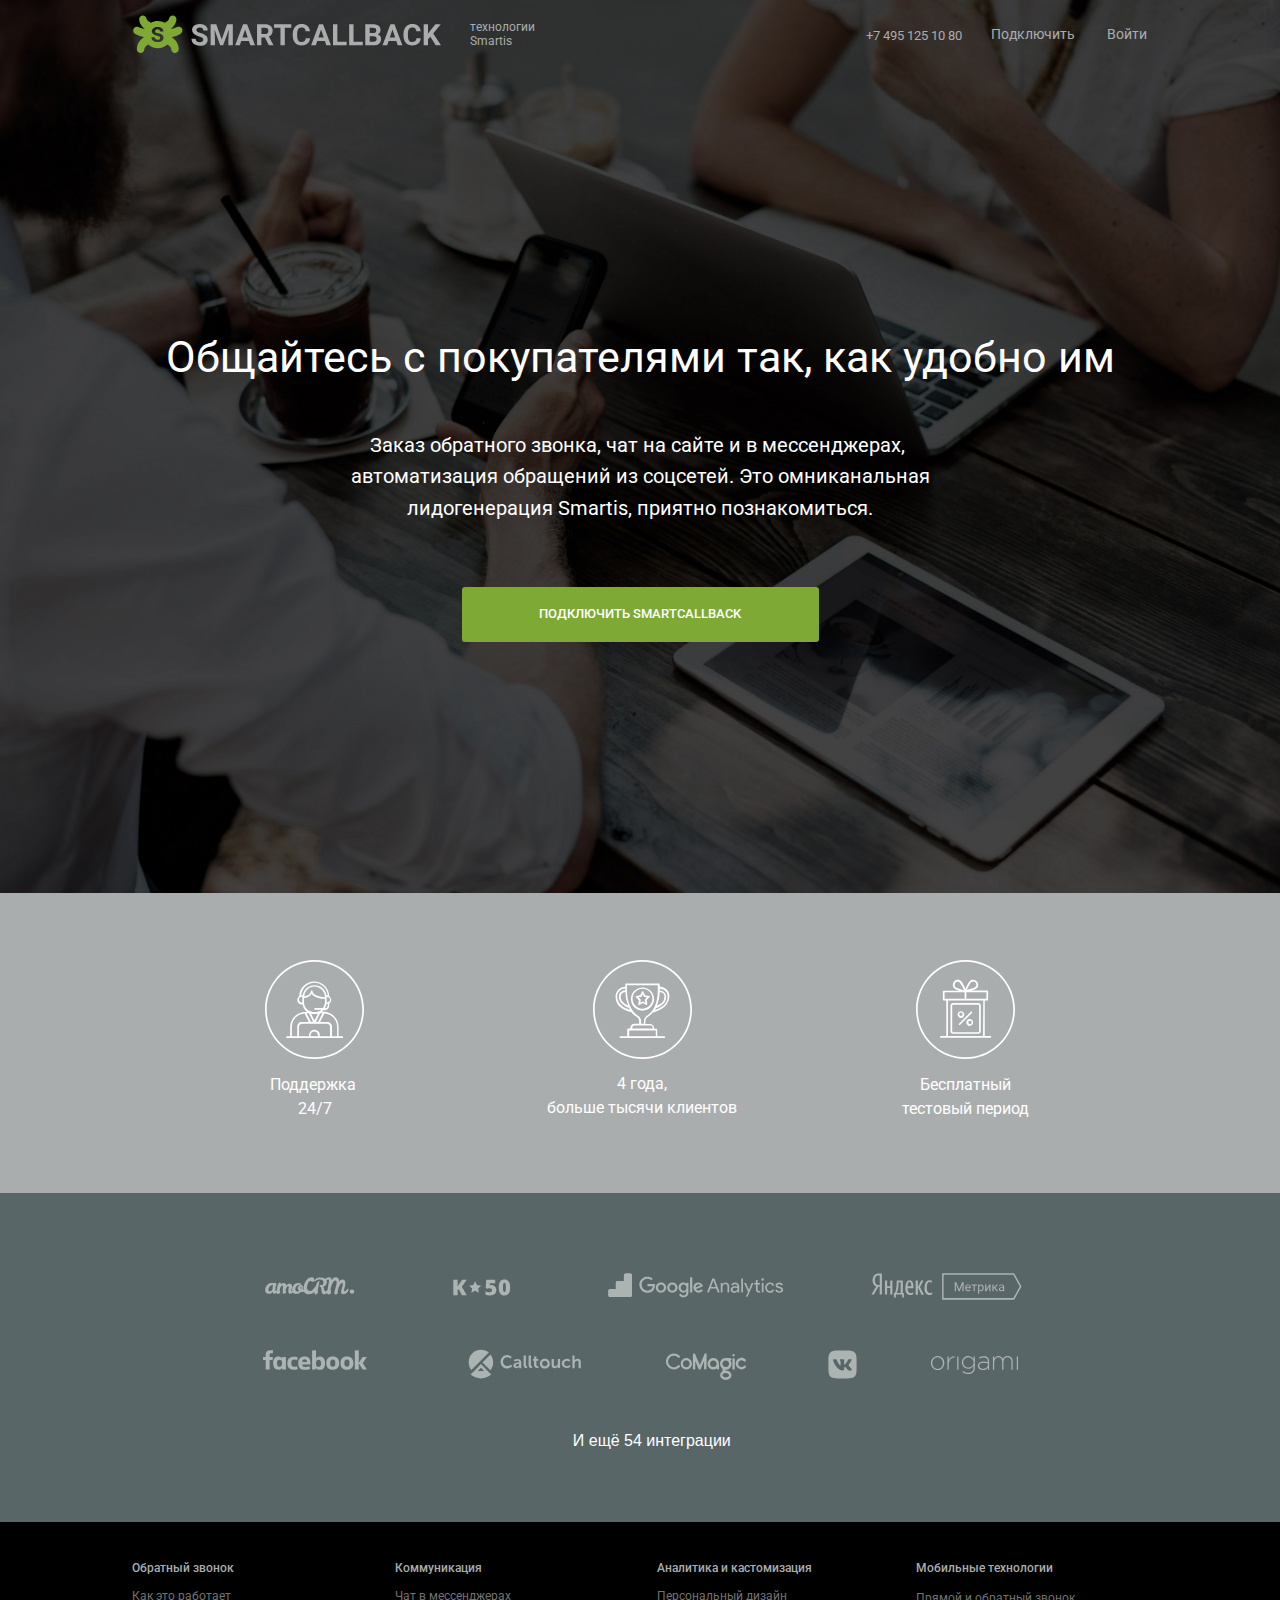
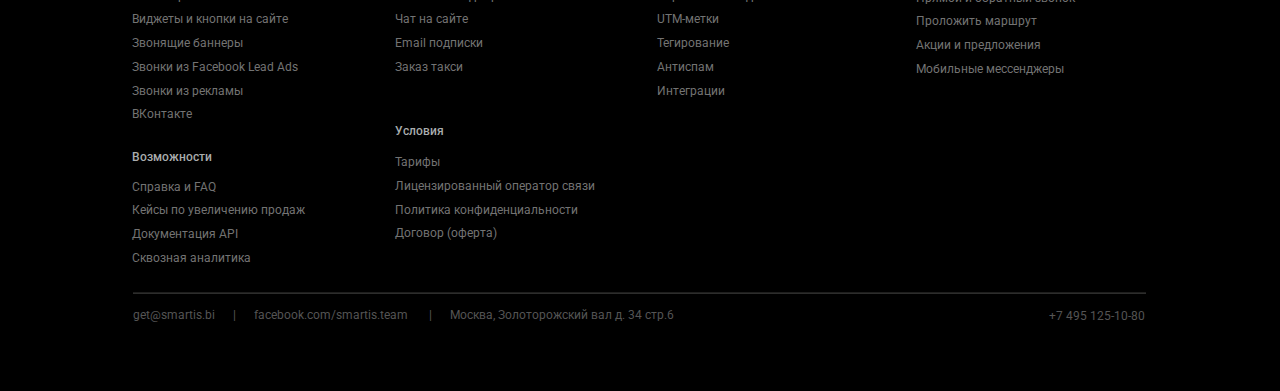
<file: smartcallback4/index.html>
<!doctype html>
<html>
<head>
  <meta charset="utf-8">
  <meta name="viewport" content="initial-scale=1.0">
  <title>index</title>
  <link href="http://fonts.googleapis.com/css?family=Roboto:400,400,500" rel="stylesheet" type="text/css">
  <link rel="stylesheet" href="css/standardize.css">
  <link rel="stylesheet" href="css/index-grid.css">
  <link rel="stylesheet" href="css/index.css">
</head>
<body class="body page-index clearfix">
  <div class="head clearfix">
    <div class="container container-1 clearfix">
      <div class="container container-2 clearfix">
        <img class="image" src="images/CKB_2(5).svg">
        <div class="text text-1">
          <p><a>технологии</a></p>
          <p><a>Smartis</a></p>
</div>
      </div>
      <div class="container container-3 clearfix">
        <p class="text text-2"><span>+7 495 125 10 80</span></p>
        <p class="text text-3"><a>Подключить</a></p>
        <p class="text text-4"><a>Войти</a></p>
      </div>
    </div>
    <div class="container container-4 clearfix">
      <p class="text text-5">Общайтесь с покупателями так, как удобно им</p>
      <div class="text text-6">
        <p>Заказ обратного звонка, чат на сайте и в мессенджерах,&nbsp;</p>
        <p>автоматизация обращений из соцсетей. Это омниканальная</p>
        <p>лидогенерация Smartis, приятно познакомиться.</p>
</div>
      <button class="_button">ПОДКЛЮЧИТЬ SMARTCALLBACK</button>
    </div>
  </div>
  <div class="container container-5">
    <div class="container container-6 clearfix">
      <div class="container container-7 clearfix">
        <img class="image image-2" src="images/1(3).svg">
        <div class="text text-7">
          <p>Поддержка&nbsp;</p>
          <p>24/7</p>
</div>
      </div>
      <div class="container container-8 clearfix">
        <img class="image image-3" src="images/2(3).svg">
        <div class="text text-8">
          <p>4 года,</p>
          <p>больше тысячи клиентов</p>
</div>
      </div>
      <div class="container container-9 clearfix">
        <img class="image image-4" src="images/3(3).svg">
        <div class="text text-9">
          <p>Бесплатный</p>
          <p>тестовый период</p>
</div>
      </div>
    </div>
    <div class="container _element"></div>
  </div>
  <div class="element clearfix">
    <div class="container clearfix">
      <img class="image image-5" src="images/AmoCRM-2.svg">
      <img class="image image-6" src="images/k50_logo-2.svg">
      <img class="image image-7" src="images/analytics-2.svg">
      <img class="image image-8" src="images/dostavka-logo2.svg">
      <img class="image image-9" src="images/facebook-logo-2.svg">
      <img class="image image-10" src="images/CallTouch2.svg">
      <img class="image image-11" src="images/CoMagic-2.svg">
      <img class="image image-12" src="images/VK-2.svg">
      <img class="image image-13" src="images/origami-2.svg">
      <p class="text">И ещё 54 интеграции</p>
    </div>
  </div>
  <div class="foot clearfix">
    <div class="container container-12 clearfix">
      <div class="container container-13 clearfix">
        <div class="container container-14 clearfix">
          <p class="oz"><a>Обратный звонок</a></p>
          <div class="text text-11">
            <p><a>Как это работает</a></p>
            <p><a>Виджеты и кнопки на сайте</a></p>
            <p><a>Звонящие баннеры</a></p>
            <p><a>Звонки из Facebook Lead Ads</a></p>
            <p><a>Звонки из рекламы</a></p>
            <p><a>ВКонтакте</a></p>
</div>
        </div>
        <div class="container container-15 clearfix">
          <p class="v"><a>Возможности</a></p>
          <div class="text text-12">
            <p><a>Справка и FAQ</a></p>
            <p><a>Кейсы по увеличению продаж</a></p>
            <p><a>Документация API</a></p>
            <p><a>Сквозная аналитика</a>
</p>
</div>
        </div>
      </div>
      <div class="container container-16 clearfix">
        <div class="container container-17 clearfix">
          <p class="k"><a>Коммуникация</a></p>
          <div class="text text-13">
            <p><a>Чат в мессенджерах</a></p>
            <p><a>Чат на сайте</a></p>
            <p><a>Email подписки</a></p>
            <p><a>Заказ такси</a></p>
</div>
          <div class="container container-18 clearfix">
            <p class="y"><a>Условия</a></p>
            <div class="text text-14">
              <p><a>Тарифы</a></p>
              <p><a>Лицензированный оператор связи</a></p>
              <p><a>Политика конфиденциальности</a></p>
              <p><a>Договор (оферта)</a></p>
</div>
          </div>
        </div>
      </div>
      <div class="container container-19 clearfix">
        <p class="ak"><a>Аналитика и кастомизация</a></p>
        <div class="text text-15">
          <p><a>Персональный дизайн</a></p>
          <p><a>UTM-метки&nbsp;</a></p>
          <p><a>Тегирование</a></p>
          <p><a>Антиспам</a></p>
          <p><a>Интеграции</a></p>
</div>
      </div>
      <div class="container container-20 clearfix">
        <p class="mt"><a class="rt-element is-selected" style="font-style: inherit; font-family: inherit; font-weight: inherit; text-decoration: inherit; text-transform: inherit; color: rgb(170, 173, 174); background-image: none; background-color: transparent; box-shadow: none; opacity: 1; border: none; word-wrap: normal; white-space: normal; word-break: normal; text-shadow: none;">Мобильные технологии</a></p>
        <div class="text text-16">
          <p><a>Прямой и обратный звонок</a></p>
          <p><a>Проложить маршрут</a></p>
          <p><a>Акции и предложения</a></p>
          <p><a>Мобильные мессенджеры</a></p>
</div>
      </div>
      <div class="container container-21 clearfix">
        <img class="image" src="images/Line.svg">
        <p class="text text-17"><a>get@smartis.bi &nbsp; &nbsp; &nbsp;| &nbsp; &nbsp; &nbsp;facebook.com/smartis.team &nbsp; &nbsp; &nbsp;      | &nbsp; &nbsp; &nbsp;Москва, Золоторожский вал д. 34 стр.6&nbsp;</a></p>
        <p class="text text-18"><a></a><a>+7 495 125-10-80         </a></p>
      </div>
    </div>
  </div>
</body>
</html>
</file>
<file: smartcallback4/css/index-grid.css>
.fluid-span-1 {
  width: 6.5%;
}

.fluid-span-2 {
  width: 15%;
}

.fluid-span-3 {
  width: 23.5%;
}

.fluid-span-4 {
  width: 32%;
}

.fluid-span-5 {
  width: 40.5%;
}

.fluid-span-6 {
  width: 49%;
}

.fluid-span-7 {
  width: 57.5%;
}

.fluid-span-8 {
  width: 66%;
}

.fluid-span-9 {
  width: 74.5%;
}

.fluid-span-10 {
  width: 83%;
}

.fluid-span-11 {
  width: 91.5%;
}

.fluid-span-12 {
  width: 100%;
}

.fluid-offset-1 {
  margin-left: 8.5%;
}

.fluid-offset-2 {
  margin-left: 17%;
}

.fluid-offset-3 {
  margin-left: 25.5%;
}

.fluid-offset-4 {
  margin-left: 34%;
}

.fluid-offset-5 {
  margin-left: 42.5%;
}

.fluid-offset-6 {
  margin-left: 51%;
}

.fluid-offset-7 {
  margin-left: 59.5%;
}

.fluid-offset-8 {
  margin-left: 68%;
}

.fluid-offset-9 {
  margin-left: 76.5%;
}

.fluid-offset-10 {
  margin-left: 85%;
}

.fluid-offset-11 {
  margin-left: 93.5%;
}
</file>
<file: smartcallback4/css/index.css>
.text-3 a:hover {
  background-color: rgba(255, 255, 255, 0);
  color: rgb(255, 255, 255);
}

.text-14 a:hover {
  font-style: normal;
  font-weight: inherit;
  color: #ffffff;
}

body {
  background-color: rgb(0, 0, 0);
  font: 400 0.75em/0.98 Roboto;
  color: #aaadae;
}

.container-2 p,
.container-7 p,
.container-8 p,
.container-9 p,
.text-11 p,
.text-12 p,
.text-13 p,
.text-14 p,
.text-15 p,
.text-16 p,
.text-6 p {
  margin-bottom: 1em;
}

.element {
  float: left;
  clear: both;
  width: 100%;
  height: 329px;
  background-color: #596667;
}

.element .container {
  width: 768px;
  height: 180px;
  margin: 79px auto 0;
}

.element .image {
  float: left;
  opacity: 0.5;
}

.element .text {
  float: left;
  clear: both;
  margin: 49px 0 0 41.25163%;
  font: 1.333em/1.38 Helvetica;
  color: #feffff;
}

.foot {
  float: left;
  clear: both;
  width: 100%;
  border-bottom: 10px solid rgb(0, 0, 0);
  background-color: #000000;
}

.foot .image {
  float: left;
  width: 99.9014778325%;
}

.foot .text {
  font-size: 1em;
  color: #aaadae;
}

.head {
  float: left;
  width: 100%;
  height: 893px;
  background-image: url('../images/rawpixel-com-323215_4.jpg');
  background-size: cover;
  background-position: center center;
}

.element .image:hover,
.head:hover {
  opacity: 1;
}

.head .image {
  float: left;
  width: 331px;
  margin-top: -12px;
}

.image {
  display: block;
  height: auto;
  overflow: hidden;
}

.ak,
.k,
.mt,
.y {
  float: left;
  font-size: 1em;
  font-weight: 500;
  line-height: 1.38;
  color: #ffffff;
}

.oz {
  float: left;
  font-size: 1em;
  font-weight: 500;
  line-height: 1.38;
  color: #f1f1f1;
}

.v {
  float: left;
  margin-left: -0.51407%;
  font-size: 1em;
  font-weight: 500;
  line-height: 1.38;
  color: #ffffff;
}

._button {
  display: block;
  width: 357px;
  height: 55px;
  margin: 72px auto 0;
  border-radius: 3px;
  background-color: #7ea935;
  font-size: 1.083em;
  font-weight: 500;
  line-height: 1.38;
  text-align: center;
  color: rgb(255, 255, 255);
}

._button:hover {
  background-color: #71992e;
}

._element {
  position: relative;
  float: left;
  z-index: 38;
  width: 39.1666666666%;
  height: 209px;
  margin: 25px 0 0 30.41667%;
  background-color: rgba(170, 173, 174, 0);
}

.container-1 {
  width: 1013px;
  height: 75px;
  margin: 0 auto;
}

.container-12 {
  width: 1014px;
  height: 410px;
  margin: 0 auto;
}

.container-13 {
  position: relative;
  float: left;
  z-index: 23;
  width: 231px;
  height: 354px;
}

.container-14 {
  float: left;
  width: 232px;
  height: 172px;
  margin: 38px 0 0 -1px;
}

.container-15 {
  float: left;
  clear: both;
  width: 231px;
  height: 127px;
  margin-top: 17px;
}

.container-16 {
  position: relative;
  float: left;
  z-index: 16;
  width: 22.6824457593%;
  height: 312px;
  margin-left: 31px;
}

.container-17 {
  float: left;
  width: 232px;
  height: 128px;
  margin-top: 38px;
}

.container-18 {
  float: left;
  clear: both;
  width: 232px;
  height: 127px;
  margin-top: 37px;
}

.container-19 {
  position: relative;
  float: left;
  z-index: 9;
  width: 230px;
  height: 258px;
  margin: 38px 0 0 32px;
}

.container-2 {
  float: left;
  width: 414px;
  height: 58px;
  margin: 17px 0 0 -1.07663%;
}

.container-20 {
  position: relative;
  float: left;
  z-index: 6;
  width: 231px;
  height: 261px;
  margin: 38px 0 0 29px;
}

.container-21 {
  float: left;
  clear: both;
  width: 1014px;
  height: 100px;
  margin-top: 5px;
}

.container-3 {
  float: left;
  clear: both;
  width: 289px;
  height: 22px;
  margin: -50px 0 0 72.35933%;
}

.container-4 {
  float: left;
  clear: both;
  width: 100%;
  height: 333px;
  margin-top: 279px;
}

.container-5 {
  position: relative;
  float: left;
  clear: both;
  width: 100%;
  height: 300px;
  background-color: rgb(170, 173, 174);
}

.container-6 {
  position: absolute;
  top: 0;
  left: 0;
  right: 0;
  z-index: 48;
  width: 1014px;
  height: 234px;
  margin: 0 auto;
}

.container-7 {
  float: left;
  width: 231px;
  height: 167px;
  margin: 67px 0 0 66px;
}

.container-8 {
  float: left;
  width: 228px;
  height: 166px;
  margin: 67px 0 0 96px;
}

.container-9 {
  float: left;
  width: 228px;
  height: 167px;
  margin: 67px 0 0 97px;
}

.image-10 {
  position: relative;
  z-index: 30;
  width: 116px;
  margin: 47px 0 0 12.75228%;
}

.image-11 {
  position: relative;
  z-index: 31;
  width: 82px;
  margin: 51px 0 0 10.67098%;
}

.image-12 {
  width: 33px;
  margin: 47px 0 0 10.28646%;
}

.image-13 {
  position: relative;
  z-index: 35;
  width: 89px;
  margin: 54px 0 0 9.24276%;
}

.image-3 {
  float: left;
  width: 99px;
  margin-left: 29.24205%;
}

.image-2,
.image-4 {
  width: 99px;
  margin: 0 auto;
}

.image-5 {
  position: relative;
  z-index: 28;
  width: 109px;
  margin: -1px 0 0 -0.39266%;
}

.image-6 {
  position: relative;
  z-index: 33;
  width: 59px;
  margin: 6px 0 0 11.71875%;
}

.image-7 {
  position: relative;
  z-index: 29;
  width: 178px;
  margin-left: 12.5%;
}

.image-8 {
  position: relative;
  z-index: 32;
  width: 153px;
  margin-left: 11.06364%;
}

.image-9 {
  position: relative;
  clear: both;
  z-index: 34;
  width: 108px;
  margin: 47px 0 0 0.64901%;
}

.text-1 {
  float: left;
  margin: 9px 0 0 4.02325%;
  font-size: 1em;
  line-height: 0.18;
  color: #aaadae;
}

.text-12 {
  float: left;
  clear: both;
  margin: 16px 0 0 -0.51407%;
}

.text-14 {
  float: left;
  clear: both;
  margin-top: 18px;
}

.text-11,
.text-13,
.text-15 {
  float: left;
  clear: both;
  margin-top: 14px;
}

.text-16 {
  float: left;
  clear: both;
  margin-top: 16px;
}

.text-17 {
  position: relative;
  float: left;
  clear: both;
  z-index: 1;
  margin-top: 6px;
}

.text-18 {
  position: relative;
  float: right;
  z-index: 0;
  margin: 7px 0.21573% 0 0;
}

.text-2 {
  float: left;
  margin: 2px 0 0 -0.00541%;
  font-size: 1.083em;
  line-height: 1.38;
  color: #aaadae;
}

.text-3 {
  float: left;
  margin-left: 9.98054%;
  font-size: 1.167em;
  line-height: 1.38;
  color: #aaadae;
}

.text-4 {
  float: left;
  margin-left: 10.92669%;
  font-size: 1.167em;
  line-height: 1.38;
  color: #aaadae;
}

.text-3:active,
.text-3:hover,
.text-4:active,
.text-4:hover {
  color: #ffffff;
}

.text-5 {
  margin: 0 auto;
  font-size: 3.583em;
  line-height: 0.18;
  text-align: center;
  color: rgb(255, 255, 255);
}

.text-6 {
  margin: 78px auto 0;
  font-size: 1.667em;
  line-height: 0.58;
  text-align: center;
  color: rgb(255, 255, 255);
}

.text-8 {
  float: left;
  clear: both;
  margin: 21px 0 0 9.14885%;
  font-size: 1.333em;
  line-height: 0.48;
  text-align: center;
  color: #ffffff;
}

.text-7,
.text-9 {
  margin: 22px auto 0;
  font-size: 1.333em;
  line-height: 0.48;
  text-align: center;
  color: #ffffff;
}

.ak a,
.k a,
.oz a,
.v a,
.y a {
  border-top-width: 0;
  border-right-width: 0;
  border-bottom-width: 0;
  border-left-width: 0;
  border-color: transparent;
  border-style: none;
  border-top-left-radius: 0;
  border-top-right-radius: 0;
  border-bottom-right-radius: 0;
  border-bottom-left-radius: 0;
  background-color: transparent;
  font-family: inherit;
  font-style: inherit;
  font-size: inherit;
  font-weight: inherit;
  text-transform: inherit;
  text-decoration: inherit;
  letter-spacing: inherit;
  word-spacing: inherit;
  color: #aaadae;
  opacity: 1;
  word-break: normal;
  word-wrap: normal;
  white-space: normal;
}

.text a {
  border-top-width: 0;
  border-right-width: 0;
  border-bottom-width: 0;
  border-left-width: 0;
  border-color: transparent;
  border-style: none;
  border-top-left-radius: 0;
  border-top-right-radius: 0;
  border-bottom-right-radius: 0;
  border-bottom-left-radius: 0;
  background-color: transparent;
  font-family: inherit;
  font-style: inherit;
  font-size: inherit;
  font-weight: inherit;
  text-transform: inherit;
  text-decoration: inherit;
  letter-spacing: inherit;
  word-spacing: inherit;
  opacity: 1;
  word-break: normal;
  word-wrap: normal;
  white-space: normal;
}

.text span {
  border-top-width: 0;
  border-right-width: 0;
  border-bottom-width: 0;
  border-left-width: 0;
  border-color: transparent;
  border-style: none;
  border-top-left-radius: 0;
  border-top-right-radius: 0;
  border-bottom-right-radius: 0;
  border-bottom-left-radius: 0;
  background-color: transparent;
  font-family: inherit;
  font-style: inherit;
  font-size: inherit;
  font-weight: inherit;
  text-transform: inherit;
  text-decoration: inherit;
  letter-spacing: inherit;
  word-spacing: inherit;
  color: inherit;
  opacity: 1;
  word-break: normal;
  word-wrap: normal;
  white-space: normal;
}

.text span:hover {
  color: inherit;
}

.text-11 a,
.text-12 a,
.text-13 a,
.text-14 a,
.text-15 a,
.text-16 a {
  color: #737373;
}

.text-11 a:hover,
.text-12 a:hover,
.text-13 a:hover,
.text-15 a:hover,
.text-16 a:hover {
  color: #ffffff;
}

.text-17 a,
.text-18 a {
  color: #545454;
}

.text-1 a,
.text-2 a,
.text-3 a,
.text-4 a {
  color: inherit;
}

.text-1 a:hover,
.text-2 a:hover,
.text-4 a:hover {
  color: rgb(255, 255, 255);
}
</file>
<file: smartcallback4/css/standardize.css>
/*! normalize.css v2.1.0 | MIT License | git.io/normalize */

/* ==========================================================================
   HTML5 display definitions
   ========================================================================== */

/**
 * Correct `block` display not defined in IE 8/9.
 */

article,
aside,
details,
figcaption,
figure,
footer,
header,
hgroup,
main,
nav,
section,
summary {
    display: block;
}

/**
 * Correct `inline-block` display not defined in IE 8/9.
 */

audio,
canvas,
video {
    display: inline-block;
}

/**
 * Prevent modern browsers from displaying `audio` without controls.
 * Remove excess height in iOS 5 devices.
 */

audio:not([controls]) {
    display: none;
    height: 0;
}

/**
 * Address styling not present in IE 8/9.
 */

[hidden] {
    display: none;
}

/* ==========================================================================
   Base
   ========================================================================== */

/**
 * 1. Set default font family to sans-serif.
 * 2. Prevent iOS text size adjust after orientation change, without disabling
 *    user zoom.
 * 3. Ensure that the HTML is always 100% height. This fixed body height issues in Chrome for example.
 */

html {
    font-family: sans-serif; /* 1 */
    -webkit-text-size-adjust: 100%; /* 2 */
    -ms-text-size-adjust: 100%; /* 2 */
    min-height: 100%;
}

/**
 * Remove default margin.
 */

body {
    margin: 0;
}

/* ==========================================================================
   Links
   ========================================================================== */

/**
 * Address `outline` inconsistency between Chrome and other browsers.
 */

a:focus {
    outline: thin dotted;
}

/**
 * Improve readability when focused and also mouse hovered in all browsers.
 */

a:active,
a:hover {
    outline: 0;
}

/* ==========================================================================
   Typography
   ========================================================================== */

/**
 * Address variable `h1` font-size and margin within `section` and `article`
 * contexts in Firefox 4+, Safari 5, and Chrome.
 */

h1 {
    font-size: 2em;
    margin: 0.67em 0;
}

/**
 * Address styling not present in IE 8/9, Safari 5, and Chrome.
 */

abbr[title] {
    border-bottom: 1px dotted;
}

/**
 * Address style set to `bolder` in Firefox 4+, Safari 5, and Chrome.
 */

b,
strong {
    font-weight: bold;
}

/**
 * Address styling not present in Safari 5 and Chrome.
 */

dfn {
    font-style: italic;
}

/**
 * Address differences between Firefox and other browsers.
 */

hr {
    -moz-box-sizing: content-box;
    box-sizing: content-box;
    height: 0;
}

/**
 * Address styling not present in IE 8/9.
 */

mark {
    background: #ff0;
    color: #000;
}

/**
 * Correct font family set oddly in Safari 5 and Chrome.
 */

code,
kbd,
pre,
samp {
    font-family: monospace, serif;
    font-size: 1em;
}

/**
 * Improve readability of pre-formatted text in all browsers.
 */

pre {
    white-space: pre-wrap;
}

/**
 * Set consistent quote types.
 */

q {
    quotes: "\201C" "\201D" "\2018" "\2019";
}

/**
 * Address inconsistent and variable font size in all browsers.
 */

small {
    font-size: 80%;
}

/**
 * Prevent `sub` and `sup` affecting `line-height` in all browsers.
 */

sub,
sup {
    font-size: 75%;
    line-height: 0;
    position: relative;
    vertical-align: baseline;
}

sup {
    top: -0.5em;
}

sub {
    bottom: -0.25em;
}

/* ==========================================================================
   Embedded content
   ========================================================================== */

/**
 * Remove border when inside `a` element in IE 8/9.
 */

img {
    border: 0;
}

/**
 * Correct overflow displayed oddly in IE 9.
 */

svg:not(:root) {
    overflow: hidden;
}

/* ==========================================================================
   Figures
   ========================================================================== */

/**
 * Address margin not present in IE 8/9 and Safari 5.
 */

figure {
    margin: 0;
}

/* ==========================================================================
   Forms
   ========================================================================== */

/**
 * Define consistent border, margin, and padding.
 */
fieldset {
    margin: 0 2px;
    padding: 0.35em 0.625em 0.75em;
}

/**
 * 1. Correct `color` not being inherited in IE 8/9.
 * 2. Remove padding so people aren't caught out if they zero out fieldsets.
 */

legend {
    border: 0; /* 1 */
    padding: 0; /* 2 */
}

/**
 * 1. Correct font family not being inherited in all browsers.
 * 2. Correct font size not being inherited in all browsers.
 * 3. Address margins set differently in Firefox 4+, Safari 5, and Chrome.
 */

button,
input,
select,
textarea {
    font-family: inherit; /* 1 */
    font-size: 100%; /* 2 */
    font-weight: inherit; /* 1 */
    margin: 0; /* 3 */
    padding: 0;
}

/**
 * Remove the default button background color that browsers set
 */

button {
    background: transparent;
}

/**
 * Address Firefox 4+ setting `line-height` on `input` using `!important` in
 * the UA stylesheet.
 */

button,
input {
    line-height: normal;
}

/**
 * Address inconsistent `text-transform` inheritance for `button` and `select`.
 * All other form control elements do not inherit `text-transform` values.
 * Correct `button` style inheritance in Chrome, Safari 5+, and IE 8+.
 * Correct `select` style inheritance in Firefox 4+ and Opera.
 */

button,
select {
    text-transform: none;
}

/**
 * Make sure selects don't get the default browser styles.
 */
select {
  -webkit-appearance: none;
}


/**
 * 1. Avoid the WebKit bug in Android 4.0.* where (2) destroys native `audio`
 *    and `video` controls.
 * 2. Correct inability to style clickable `input` types in iOS.
 * 3. Improve usability and consistency of cursor style between image-type
 *    `input` and others.
 */

button,
html input[type="button"], /* 1 */
input[type="reset"],
input[type="submit"] {
    -webkit-appearance: button; /* 2 */
    cursor: pointer; /* 3 */
}

/**
 * Re-set default cursor for disabled elements.
 */

button[disabled],
html input[disabled] {
    cursor: default;
}

/**
 * 1. Address box sizing set to `content-box` in IE 8/9.
 * 2. Remove excess padding in IE 8/9.
 */

input[type="checkbox"],
input[type="radio"] {
    box-sizing: border-box; /* 1 */
    padding: 0; /* 2 */
}

/**
 * 1. Address `appearance` set to `searchfield` in Safari 5 and Chrome.
 * 2. Address `box-sizing` set to `border-box` in Safari 5 and Chrome
 *    (include `-moz` to future-proof).
 */

input[type="search"] {
    -webkit-appearance: textfield; /* 1 */
    -moz-box-sizing: content-box;
    -webkit-box-sizing: content-box; /* 2 */
    box-sizing: content-box;
}

/**
 * Remove inner padding and search cancel button in Safari 5 and Chrome
 * on OS X.
 */

input[type="search"]::-webkit-search-cancel-button,
input[type="search"]::-webkit-search-decoration {
    -webkit-appearance: none;
}

/**
 * Remove inner padding and border in Firefox 4+.
 */

button::-moz-focus-inner,
input::-moz-focus-inner {
    border: 0;
    padding: 0;
}

/**
 * 1. Remove default vertical scrollbar in IE 8/9.
 * 2. Improve readability and alignment in all browsers.
 * 3. Disable resizing by default.
 */

textarea {
    overflow: auto; /* 1 */
    vertical-align: top; /* 2 */
    resize: none; /* 3 */
}

/* ==========================================================================
   Tables
   ========================================================================== */

/**
 * Remove most spacing between table cells.
 */

table {
    border-collapse: collapse;
    border-spacing: 0;
}



html, body, div, span, applet, object, iframe,
h1, h2, h3, h4, h5, h6, p, blockquote, pre,
a, abbr, acronym, address, big, cite, code,
del, dfn, em, font, img, ins, kbd, q, s, samp,
small, strike, strong, sub, sup, tt, var,
dl, dt, dd, ol, ul, li,
fieldset, form, label, legend,
table, caption, tbody, tfoot, thead, tr, th, td {
  margin: 0;
  padding: 0;
  border: 0;
  outline: 0;
  font-weight: inherit;
  font-style: inherit;
  font-size: 100%;
  font-family: inherit;
  vertical-align: baseline;
}
/* remember to define focus styles! */
:focus {
  outline: 0;
}
body {
  line-height: 1;
  color: black;
  background: white;
}
ol, ul, li {
  list-style: none;
}
/* tables still need 'cellspacing="0"' in the markup */
table {
  border-collapse: separate;
  border-spacing: 0;
}
caption, th, td {
  text-align: left;
  font-weight: normal;
}
blockquote:before, blockquote:after,
q:before, q:after {
  content: "";
}
blockquote, q {
  quotes: "" "";
}
a,
a:hover,
a:visited {
  text-decoration: none;
}
button,
input,
fieldset,
textarea,
select {
  font-size: inherit;
  color: inherit;
  border: none;
  border-radius: 0;
}
img {
  width: 100%;
  height: auto;
}
.clearfix:before, .clearfix:after { content: ""; display: table; }
.clearfix:after { clear: both; }
.clearfix { *zoom: 1; }

* {
  -moz-box-sizing: border-box;
  box-sizing: border-box;
}
</file>
